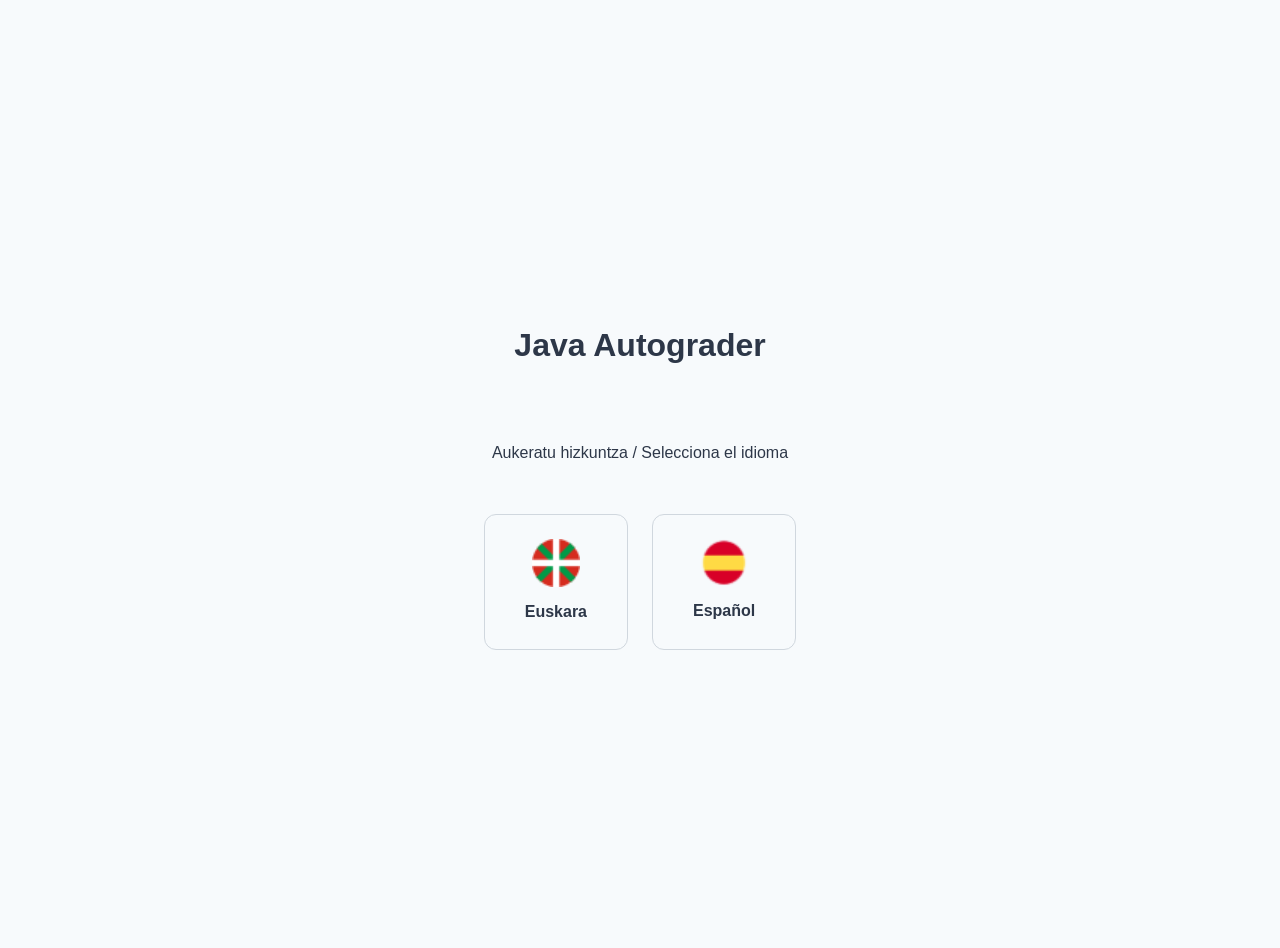
<file: index.html>
<!DOCTYPE html>
<html lang="eu">
<head>
  <meta charset="UTF-8">
  <meta name="viewport" content="width=device-width, initial-scale=1.0">
  <title>Java Autograder</title>
  <link rel="stylesheet" href="styles.css">
  <style>
    .lang-home {
      min-height: 100vh;
      display: flex;
      flex-direction: column;
      align-items: center;
      justify-content: center;
      gap: 2rem;
      text-align: center;
      padding: 1.5rem;
    }
    .lang-cards {
      display: flex;
      gap: 1.5rem;
      flex-wrap: wrap;
      justify-content: center;
    }
    .lang-card {
      display: flex;
      flex-direction: column;
      align-items: center;
      gap: 0.75rem;
      padding: 1.5rem 2.5rem;
      border: 1px solid #d0d7de;
      border-radius: 12px;
      text-decoration: none;
      color: inherit;
      font-weight: 600;
      transition: transform 0.15s ease, box-shadow 0.15s ease;
    }
    .lang-card:hover {
      transform: translateY(-3px);
      box-shadow: 0 6px 18px rgba(0, 0, 0, 0.08);
    }
    .lang-card img {
      width: 48px;
      height: auto;
      border-radius: 4px;
    }
  </style>
</head>
<body>
  <main class="lang-home">
    <h1>Java Autograder</h1>
    <p>Aukeratu hizkuntza / Selecciona el idioma</p>

    <div class="lang-cards">
      <a href="eus/index.html" class="lang-card">
        <img src="eus.png" alt="Euskara">
        <span>Euskara</span>
      </a>
      <a href="es/index.html" class="lang-card">
        <img src="es.png" alt="Español">
        <span>Español</span>
      </a>
    </div>
  </main>
</body>
</html>
</file>
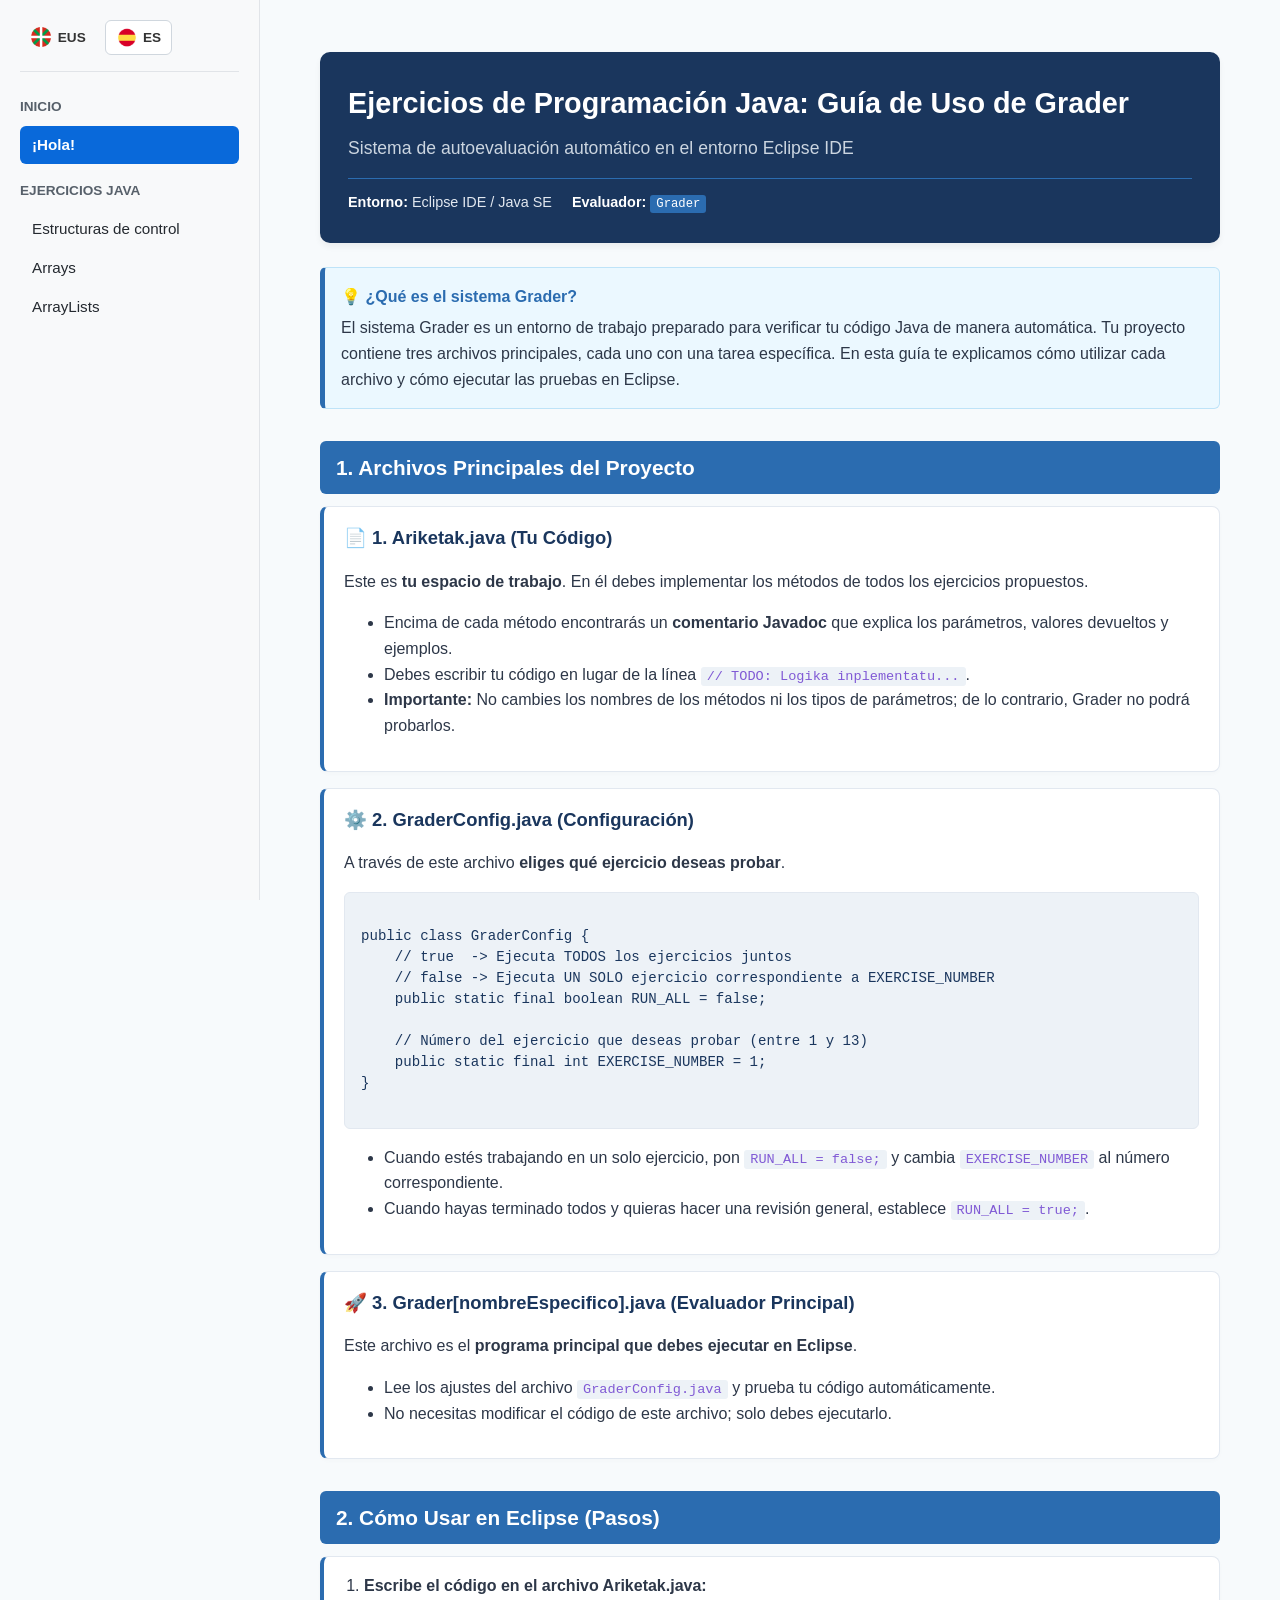
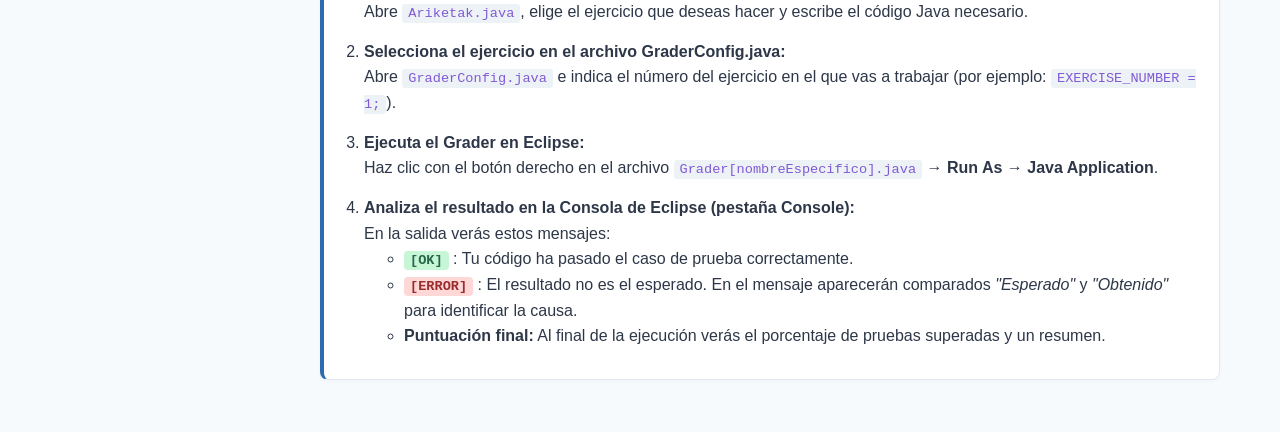
<file: es/index.html>
<!DOCTYPE html>
<html lang="es">
<head>
    <meta charset="UTF-8">
    <meta name="viewport" content="width=device-width, initial-scale=1.0">
    <title>Evaluador Automático Grader - Guía de Uso</title>
    <link rel="stylesheet" href="../styles.css">
    <script src="../layout.js" defer></script>
</head>
<body>

    <div class="container">
        <!-- HEADER -->
        <div class="header-container">
            <div class="header-title">Ejercicios de Programación Java: Guía de Uso de Grader</div>
            <div class="header-subtitle">Sistema de autoevaluación automático en el entorno Eclipse IDE</div>
            <div class="meta-info">
                <div><strong>Entorno:</strong> Eclipse IDE / Java SE</div>
                <div><strong>Evaluador:</strong> <span class="code-inline" style="color: #ffffff; background: #2b6cb0;">Grader</span></div>
            </div>
        </div>

        <!-- INTRO -->
        <div class="instructions-box">
            <div class="instructions-title">💡 ¿Qué es el sistema Grader?</div>
            El sistema Grader es un entorno de trabajo preparado para verificar tu código Java de manera automática. Tu proyecto contiene tres archivos principales, cada uno con una tarea específica. En esta guía te explicamos cómo utilizar cada archivo y cómo ejecutar las pruebas en Eclipse.
        </div>

        <!-- FITXATEGI NAGUSIAK -->
        <div class="section-header">1. Archivos Principales del Proyecto</div>

        <div class="card">
            <div class="card-title">📄 1. Ariketak.java (Tu Código)</div>
            <p>Este es <strong>tu espacio de trabajo</strong>. En él debes implementar los métodos de todos los ejercicios propuestos.</p>
            <ul>
                <li>Encima de cada método encontrarás un <strong>comentario Javadoc</strong> que explica los parámetros, valores devueltos y ejemplos.</li>
                <li>Debes escribir tu código en lugar de la línea <span class="code-inline">// TODO: Logika inplementatu...</span>.</li>
                <li><strong>Importante:</strong> No cambies los nombres de los métodos ni los tipos de parámetros; de lo contrario, Grader no podrá probarlos.</li>
            </ul>
        </div>

        <div class="card">
            <div class="card-title">⚙️ 2. GraderConfig.java (Configuración)</div>
            <p>A través de este archivo <strong>eliges qué ejercicio deseas probar</strong>.</p>
            <div class="code-block">
public class GraderConfig {
    // true  -> Ejecuta TODOS los ejercicios juntos
    // false -> Ejecuta UN SOLO ejercicio correspondiente a EXERCISE_NUMBER
    public static final boolean RUN_ALL = false;

    // Número del ejercicio que deseas probar (entre 1 y 13)
    public static final int EXERCISE_NUMBER = 1;
}
            </div>
            <ul>
                <li>Cuando estés trabajando en un solo ejercicio, pon <span class="code-inline">RUN_ALL = false;</span> y cambia <span class="code-inline">EXERCISE_NUMBER</span> al número correspondiente.</li>
                <li>Cuando hayas terminado todos y quieras hacer una revisión general, establece <span class="code-inline">RUN_ALL = true;</span>.</li>
            </ul>
        </div>

        <div class="card">
            <div class="card-title">🚀 3. Grader[nombreEspecifico].java (Evaluador Principal)</div>
            <p>Este archivo es el <strong>programa principal que debes ejecutar en Eclipse</strong>.</p>
            <ul>
                <li>Lee los ajustes del archivo <span class="code-inline">GraderConfig.java</span> y prueba tu código automáticamente.</li>
                <li>No necesitas modificar el código de este archivo; solo debes ejecutarlo.</li>
            </ul>
        </div>

        <!-- PASOS -->
        <div class="section-header">2. Cómo Usar en Eclipse (Pasos)</div>

        <div class="card">
            <ol class="steps-list">
                <li>
                    <strong>Escribe el código en el archivo Ariketak.java:</strong><br>
                    Abre <span class="code-inline">Ariketak.java</span>, elige el ejercicio que deseas hacer y escribe el código Java necesario.
                </li>
                <li>
                    <strong>Selecciona el ejercicio en el archivo GraderConfig.java:</strong><br>
                    Abre <span class="code-inline">GraderConfig.java</span> e indica el número del ejercicio en el que vas a trabajar (por ejemplo: <span class="code-inline">EXERCISE_NUMBER = 1;</span>).
                </li>
                <li>
                    <strong>Ejecuta el Grader en Eclipse:</strong><br>
                    Haz clic con el botón derecho en el archivo <span class="code-inline">Grader[nombreEspecifico].java</span> &rarr; <strong>Run As</strong> &rarr; <strong>Java Application</strong>.
                </li>
                <li>
                    <strong>Analiza el resultado en la Consola de Eclipse (pestaña Console):</strong><br>
                    En la salida verás estos mensajes:
                    <ul>
                        <li><span class="badge-ok">[OK]</span> : Tu código ha pasado el caso de prueba correctamente.</li>
                        <li><span class="badge-error">[ERROR]</span> : El resultado no es el esperado. En el mensaje aparecerán comparados <em>"Esperado"</em> y <em>"Obtenido"</em> para identificar la causa.</li>
                        <li><strong>Puntuación final:</strong> Al final de la ejecución verás el porcentaje de pruebas superadas y un resumen.</li>
                    </ul>
                </li>
            </ol>
        </div>

    </div>

</body>
</html>
</file>
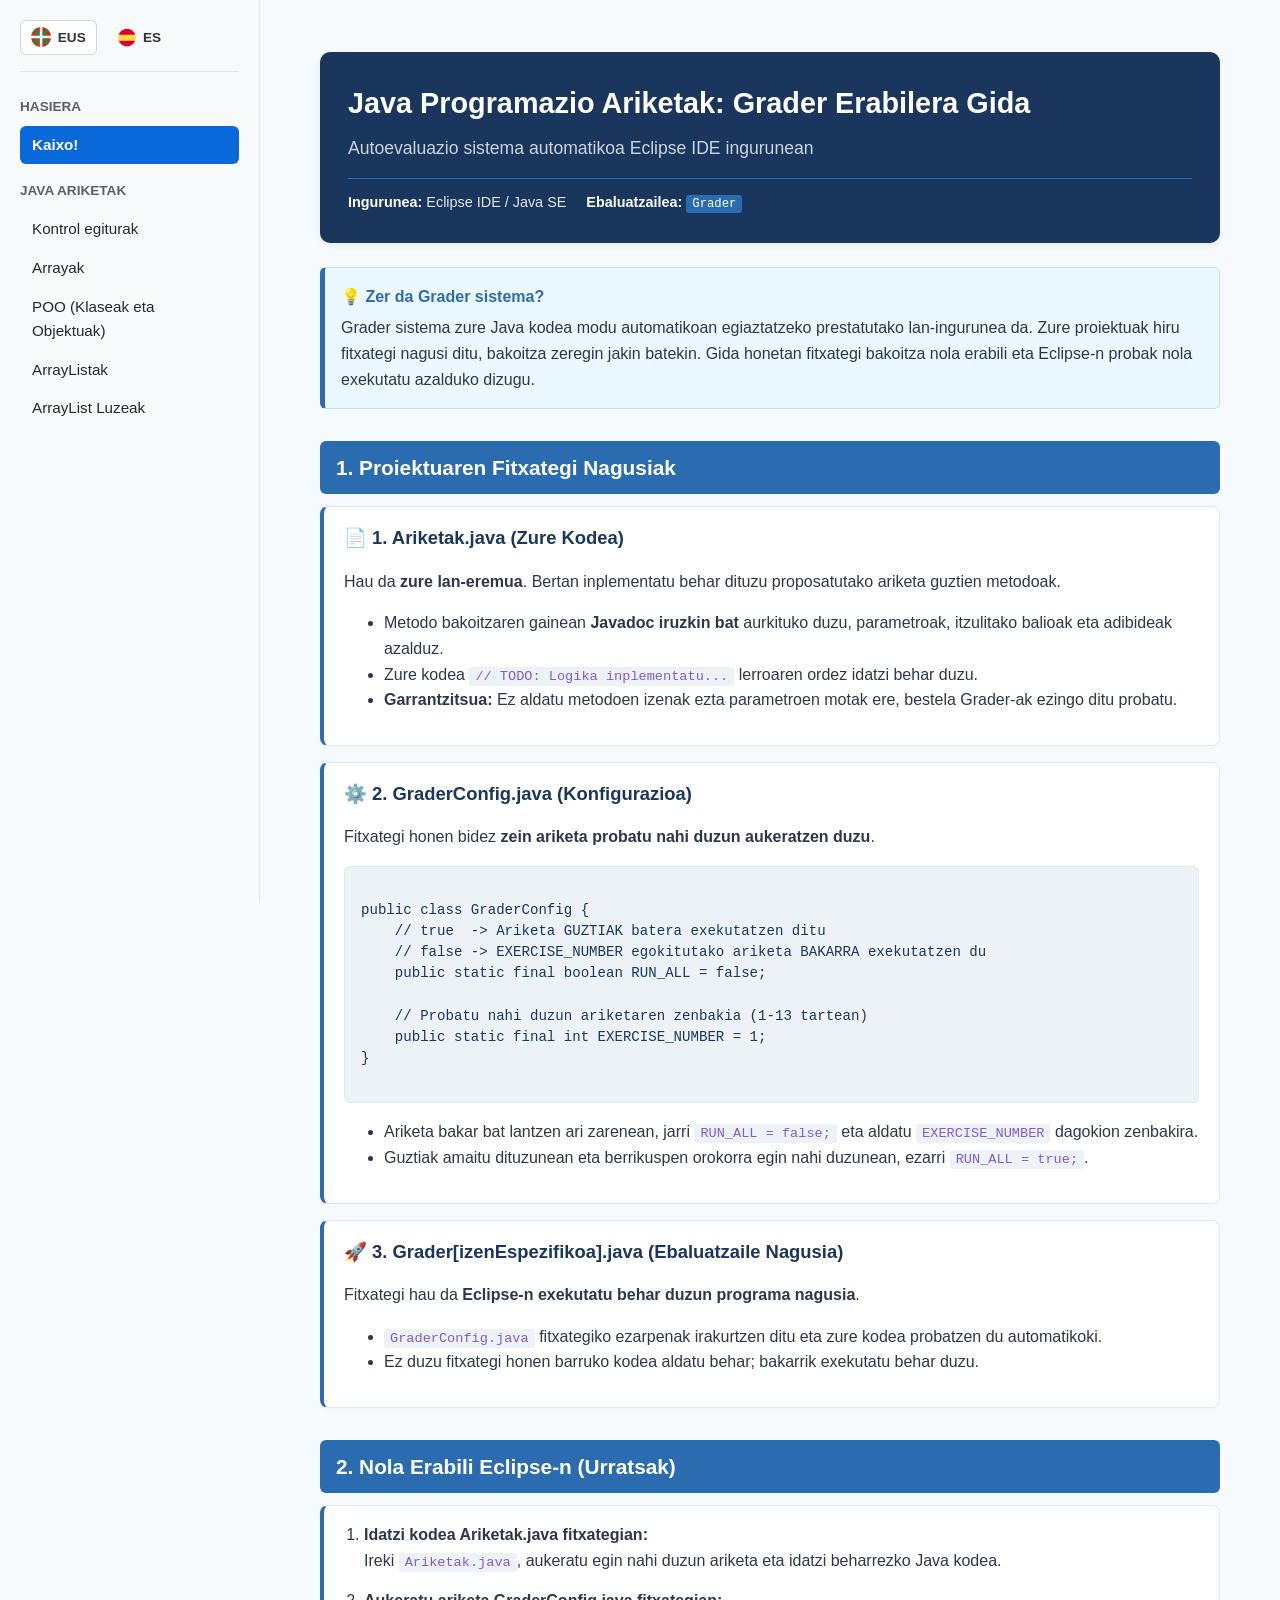
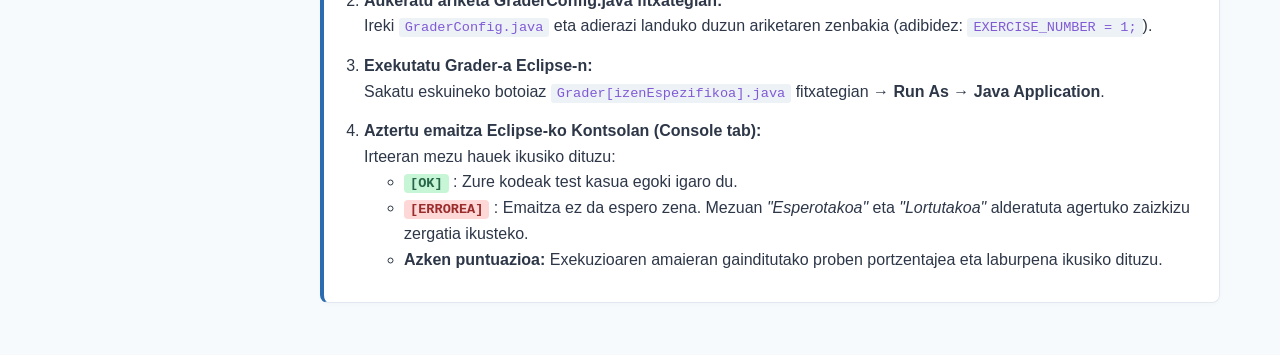
<file: eus/index.html>
<!DOCTYPE html>
<html lang="eu">
<head>
    <meta charset="UTF-8">
    <meta name="viewport" content="width=device-width, initial-scale=1.0">
    <title>Grader Ebaluatzaile Automatikoa - Erabilera Gida</title>
    <link rel="stylesheet" href="../styles.css">
    <script src="../layout.js" defer></script>
</head>
<body>

    <div class="container">
        <!-- HEADER -->
        <div class="header-container">
            <div class="header-title">Java Programazio Ariketak: Grader Erabilera Gida</div>
            <div class="header-subtitle">Autoevaluazio sistema automatikoa Eclipse IDE ingurunean</div>
            <div class="meta-info">
                <div><strong>Ingurunea:</strong> Eclipse IDE / Java SE</div>
                <div><strong>Ebaluatzailea:</strong> <span class="code-inline" style="color: #ffffff; background: #2b6cb0;">Grader</span></div>
            </div>
        </div>

        <!-- INTRO -->
        <div class="instructions-box">
            <div class="instructions-title">💡 Zer da Grader sistema?</div>
            Grader sistema zure Java kodea modu automatikoan egiaztatzeko prestatutako lan-ingurunea da. Zure proiektuak hiru fitxategi nagusi ditu, bakoitza zeregin jakin batekin. Gida honetan fitxategi bakoitza nola erabili eta Eclipse-n probak nola exekutatu azalduko dizugu.
        </div>

        <!-- FITXATEGI NAGUSIAK -->
        <div class="section-header">1. Proiektuaren Fitxategi Nagusiak</div>

        <div class="card">
            <div class="card-title">📄 1. Ariketak.java (Zure Kodea)</div>
            <p>Hau da <strong>zure lan-eremua</strong>. Bertan inplementatu behar dituzu proposatutako ariketa guztien metodoak.</p>
            <ul>
                <li>Metodo bakoitzaren gainean <strong>Javadoc iruzkin bat</strong> aurkituko duzu, parametroak, itzulitako balioak eta adibideak azalduz.</li>
                <li>Zure kodea <span class="code-inline">// TODO: Logika inplementatu...</span> lerroaren ordez idatzi behar duzu.</li>
                <li><strong>Garrantzitsua:</strong> Ez aldatu metodoen izenak ezta parametroen motak ere, bestela Grader-ak ezingo ditu probatu.</li>
            </ul>
        </div>

        <div class="card">
            <div class="card-title">⚙️ 2. GraderConfig.java (Konfigurazioa)</div>
            <p>Fitxategi honen bidez <strong>zein ariketa probatu nahi duzun aukeratzen duzu</strong>.</p>
            <div class="code-block">
public class GraderConfig {
    // true  -> Ariketa GUZTIAK batera exekutatzen ditu
    // false -> EXERCISE_NUMBER egokitutako ariketa BAKARRA exekutatzen du
    public static final boolean RUN_ALL = false;

    // Probatu nahi duzun ariketaren zenbakia (1-13 tartean)
    public static final int EXERCISE_NUMBER = 1;
}
            </div>
            <ul>
                <li>Ariketa bakar bat lantzen ari zarenean, jarri <span class="code-inline">RUN_ALL = false;</span> eta aldatu <span class="code-inline">EXERCISE_NUMBER</span> dagokion zenbakira.</li>
                <li>Guztiak amaitu dituzunean eta berrikuspen orokorra egin nahi duzunean, ezarri <span class="code-inline">RUN_ALL = true;</span>.</li>
            </ul>
        </div>

        <div class="card">
            <div class="card-title">🚀 3. Grader[izenEspezifikoa].java (Ebaluatzaile Nagusia)</div>
            <p>Fitxategi hau da <strong>Eclipse-n exekutatu behar duzun programa nagusia</strong>.</p>
            <ul>
                <li><span class="code-inline">GraderConfig.java</span> fitxategiko ezarpenak irakurtzen ditu eta zure kodea probatzen du automatikoki.</li>
                <li>Ez duzu fitxategi honen barruko kodea aldatu behar; bakarrik exekutatu behar duzu.</li>
            </ul>
        </div>

        <!-- URRATSAK -->
        <div class="section-header">2. Nola Erabili Eclipse-n (Urratsak)</div>

        <div class="card">
            <ol class="steps-list">
                <li>
                    <strong>Idatzi kodea Ariketak.java fitxategian:</strong><br>
                    Ireki <span class="code-inline">Ariketak.java</span>, aukeratu egin nahi duzun ariketa eta idatzi beharrezko Java kodea.
                </li>
                <li>
                    <strong>Aukeratu ariketa GraderConfig.java fitxategian:</strong><br>
                    Ireki <span class="code-inline">GraderConfig.java</span> eta adierazi landuko duzun ariketaren zenbakia (adibidez: <span class="code-inline">EXERCISE_NUMBER = 1;</span>).
                </li>
                <li>
                    <strong>Exekutatu Grader-a Eclipse-n:</strong><br>
                    Sakatu eskuineko botoiaz <span class="code-inline">Grader[izenEspezifikoa].java</span> fitxategian &rarr; <strong>Run As</strong> &rarr; <strong>Java Application</strong>.
                </li>
                <li>
                    <strong>Aztertu emaitza Eclipse-ko Kontsolan (Console tab):</strong><br>
                    Irteeran mezu hauek ikusiko dituzu:
                    <ul>
                        <li><span class="badge-ok">[OK]</span> : Zure kodeak test kasua egoki igaro du.</li>
                        <li><span class="badge-error">[ERROREA]</span> : Emaitza ez da espero zena. Mezuan <em>"Esperotakoa"</em> eta <em>"Lortutakoa"</em> alderatuta agertuko zaizkizu zergatia ikusteko.</li>
                        <li><strong>Azken puntuazioa:</strong> Exekuzioaren amaieran gainditutako proben portzentajea eta laburpena ikusiko dituzu.</li>
                    </ul>
                </li>
            </ol>
        </div>

    </div>

</body>
</html>
</file>
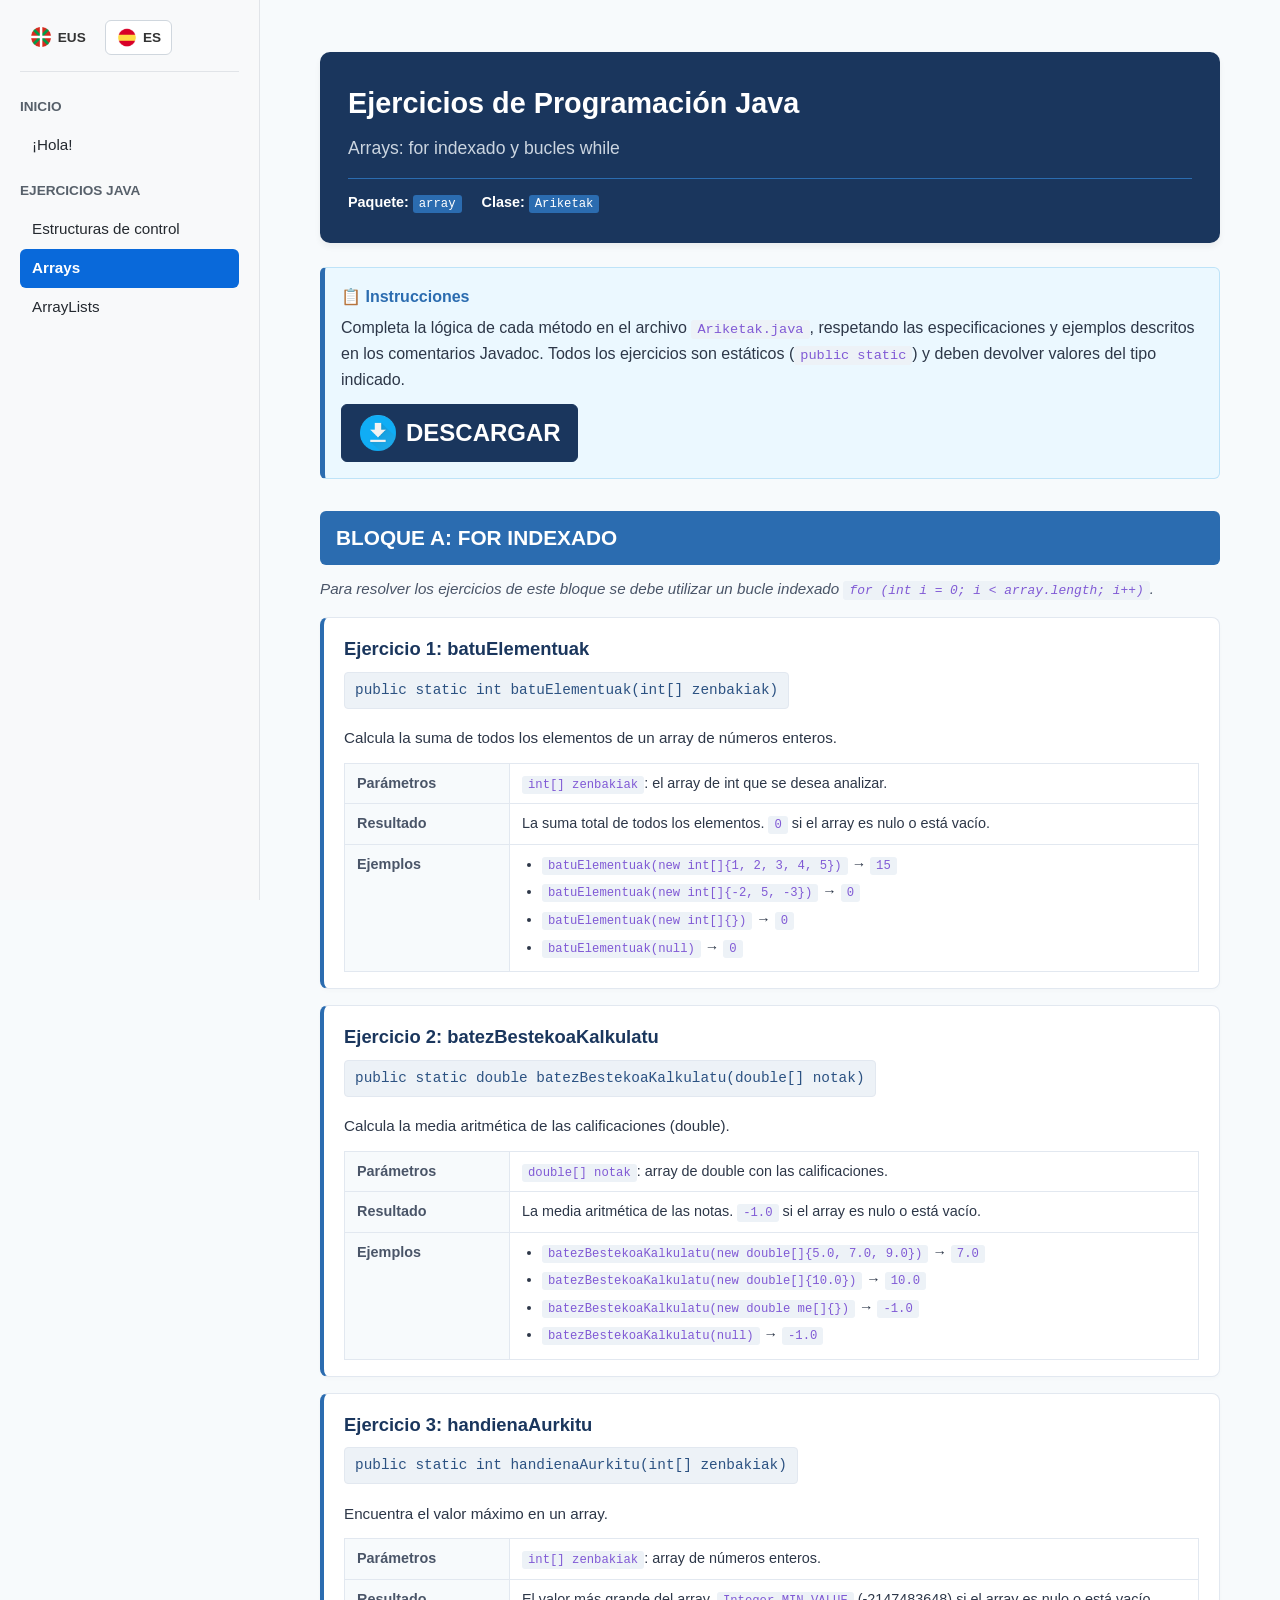
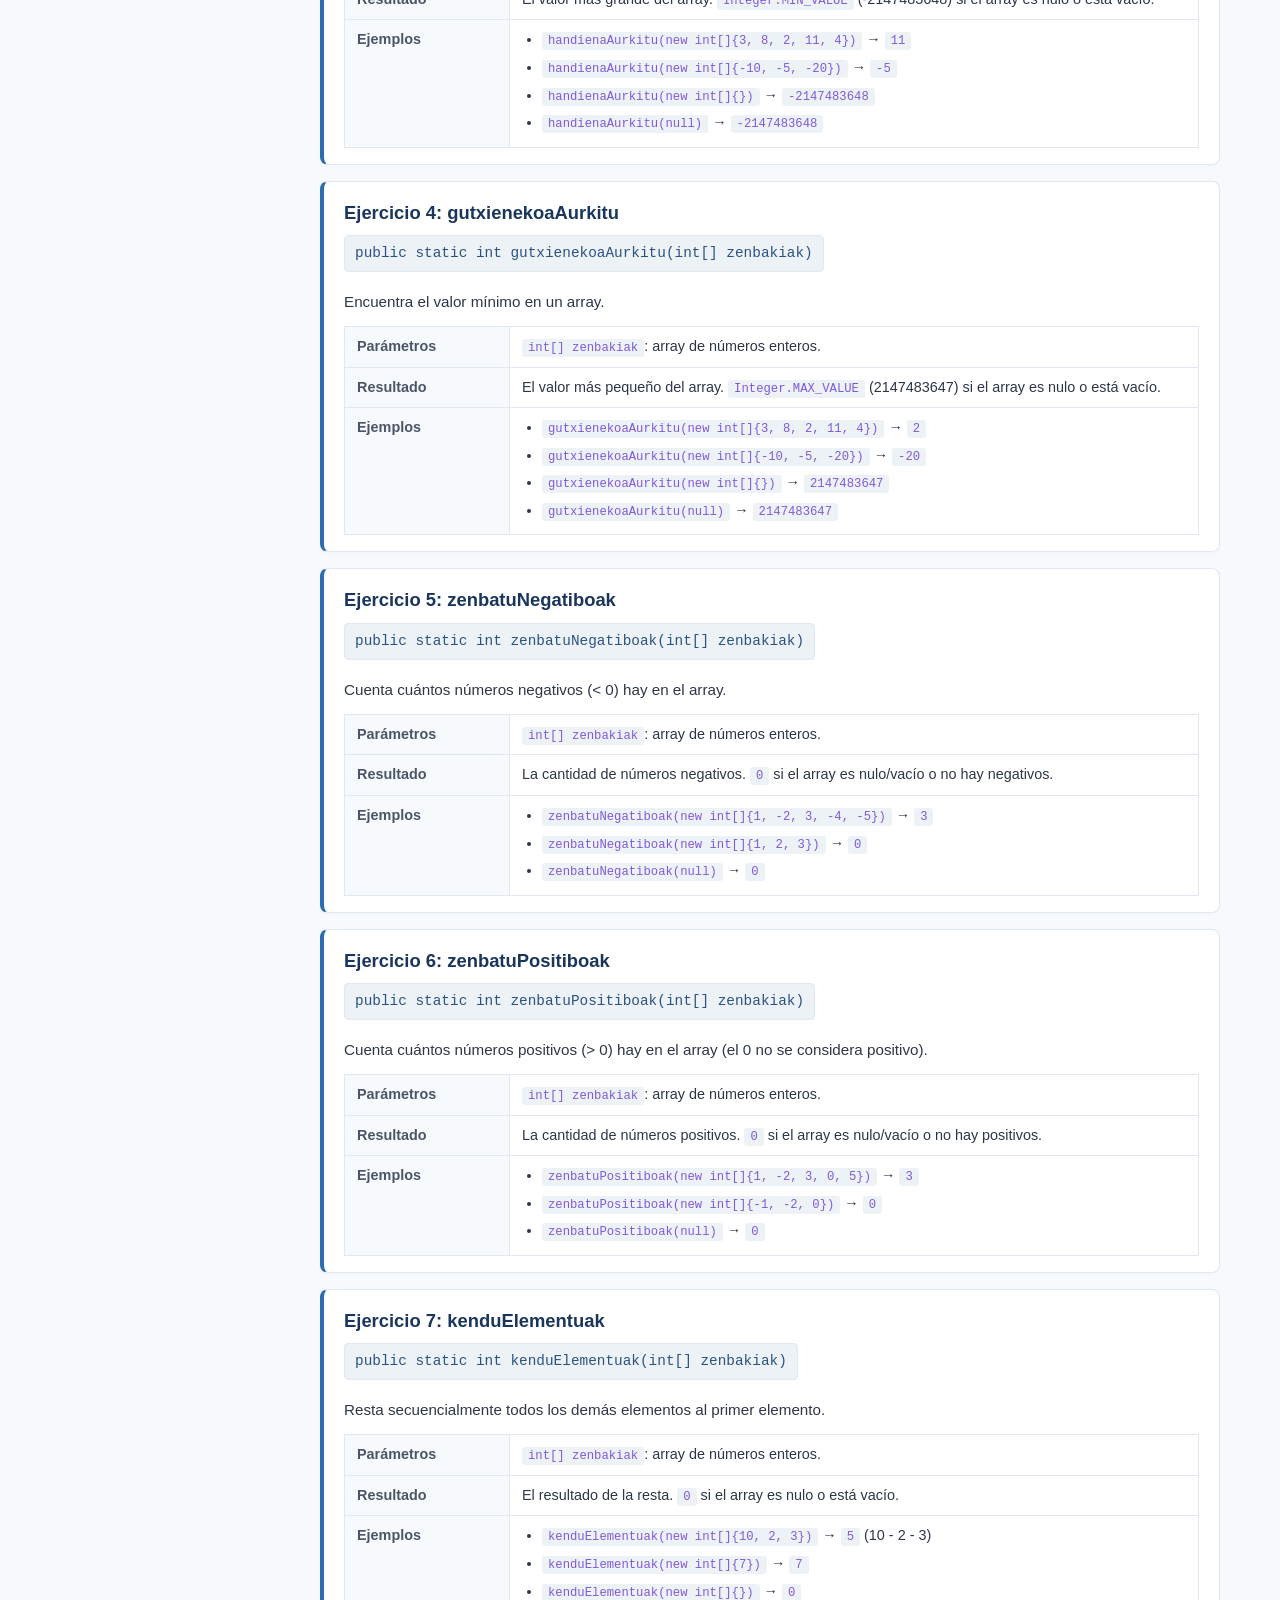
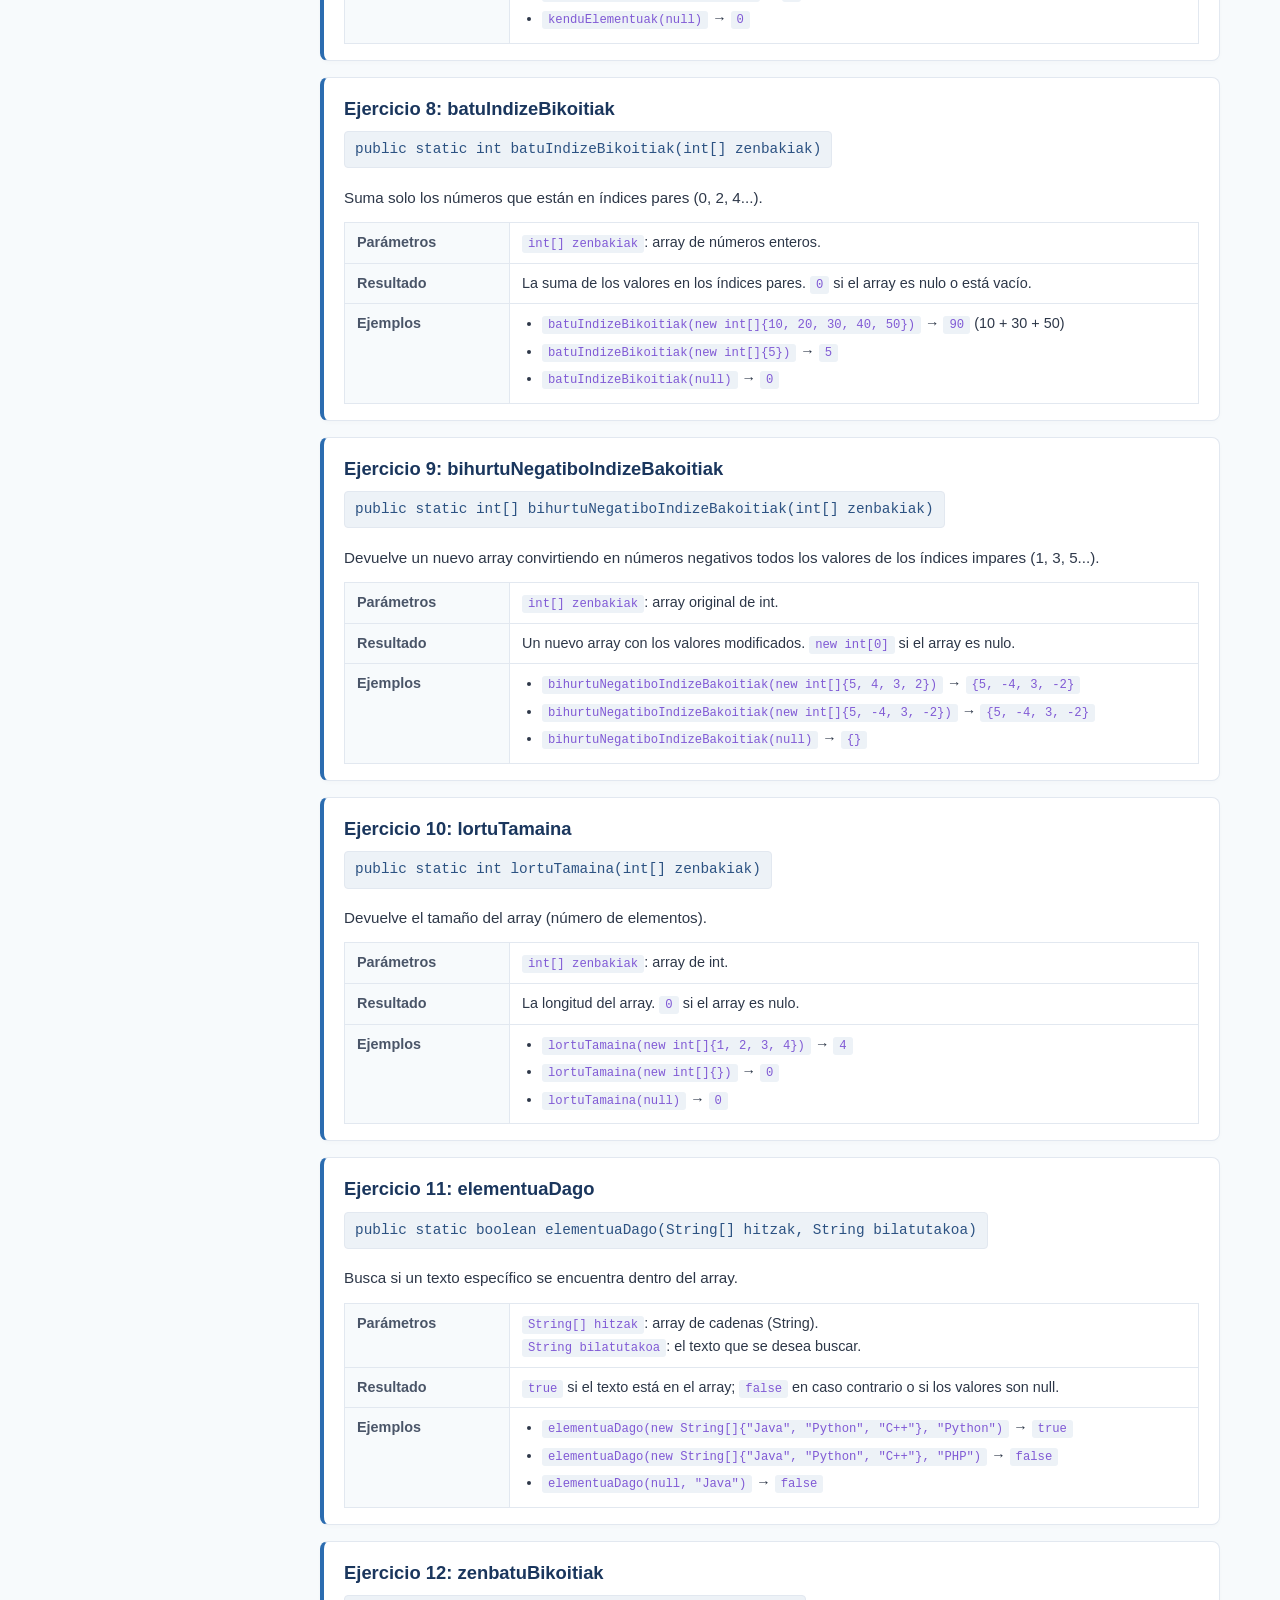
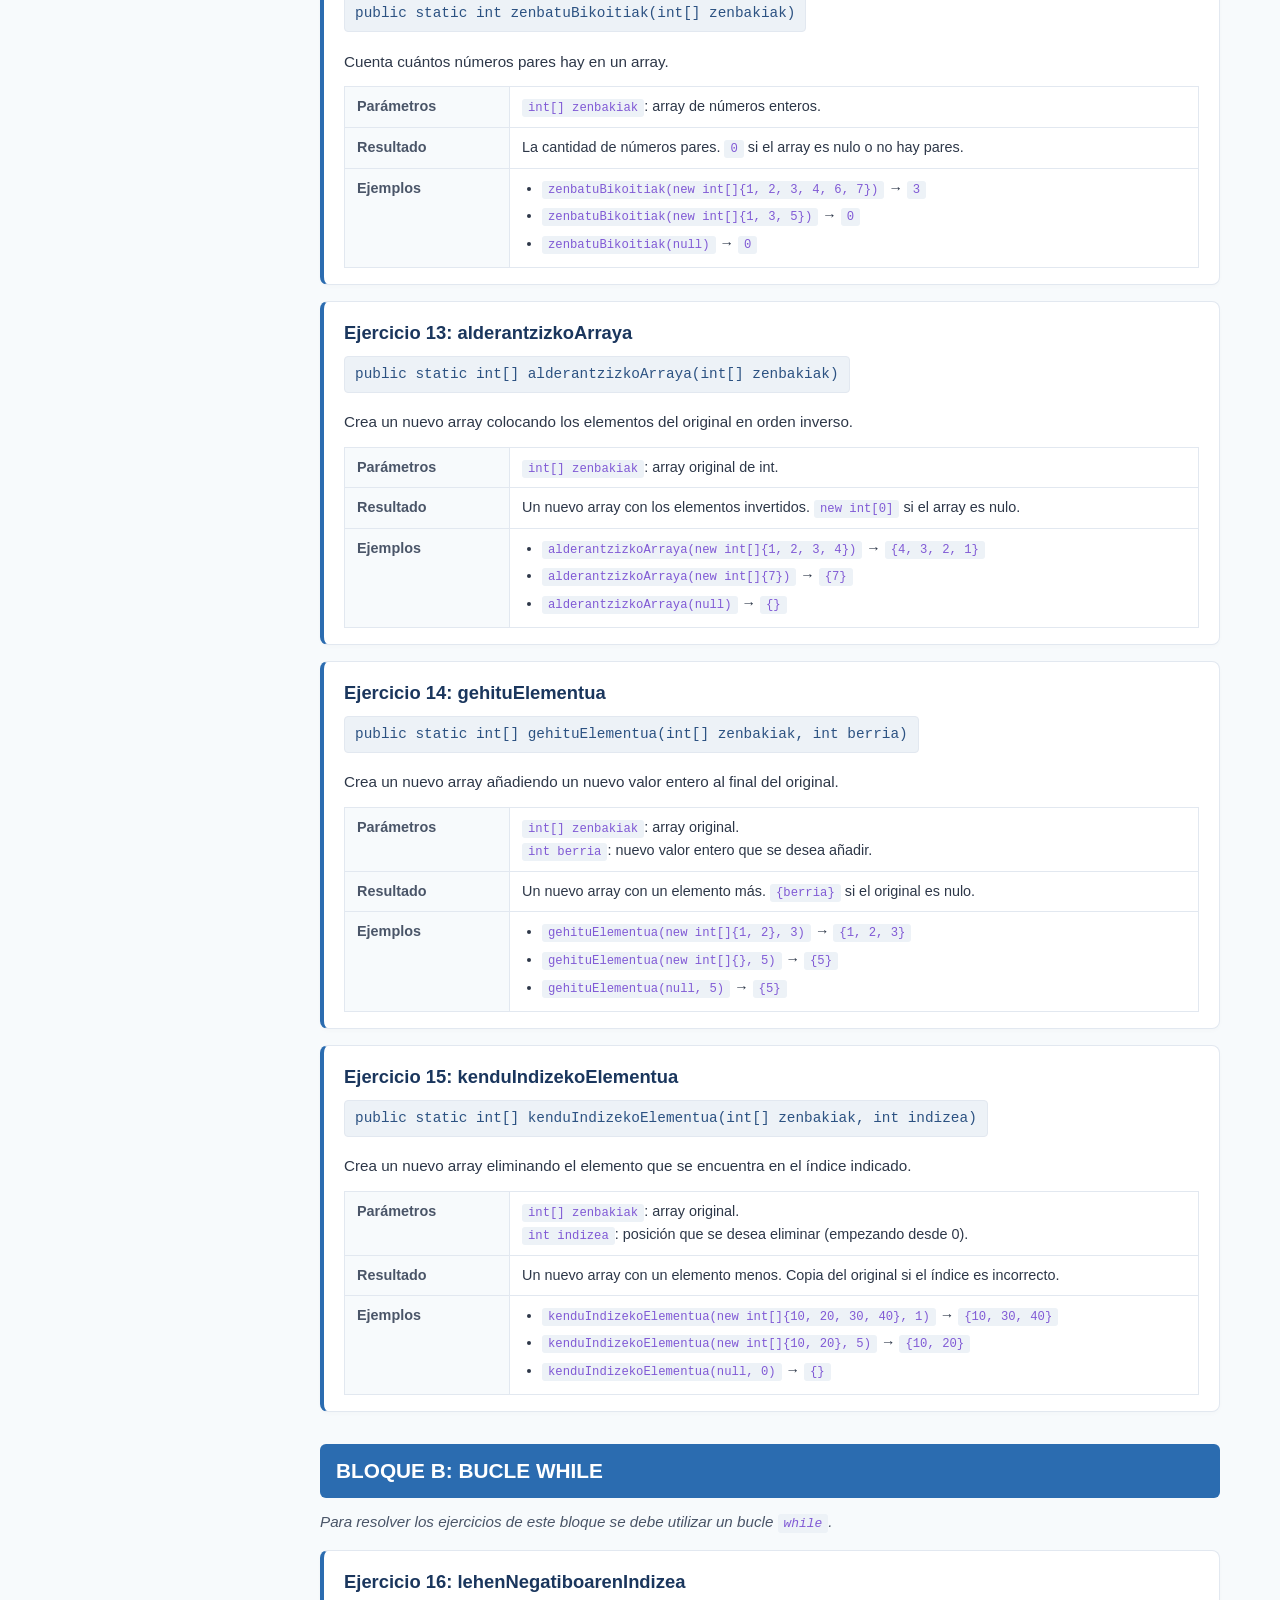
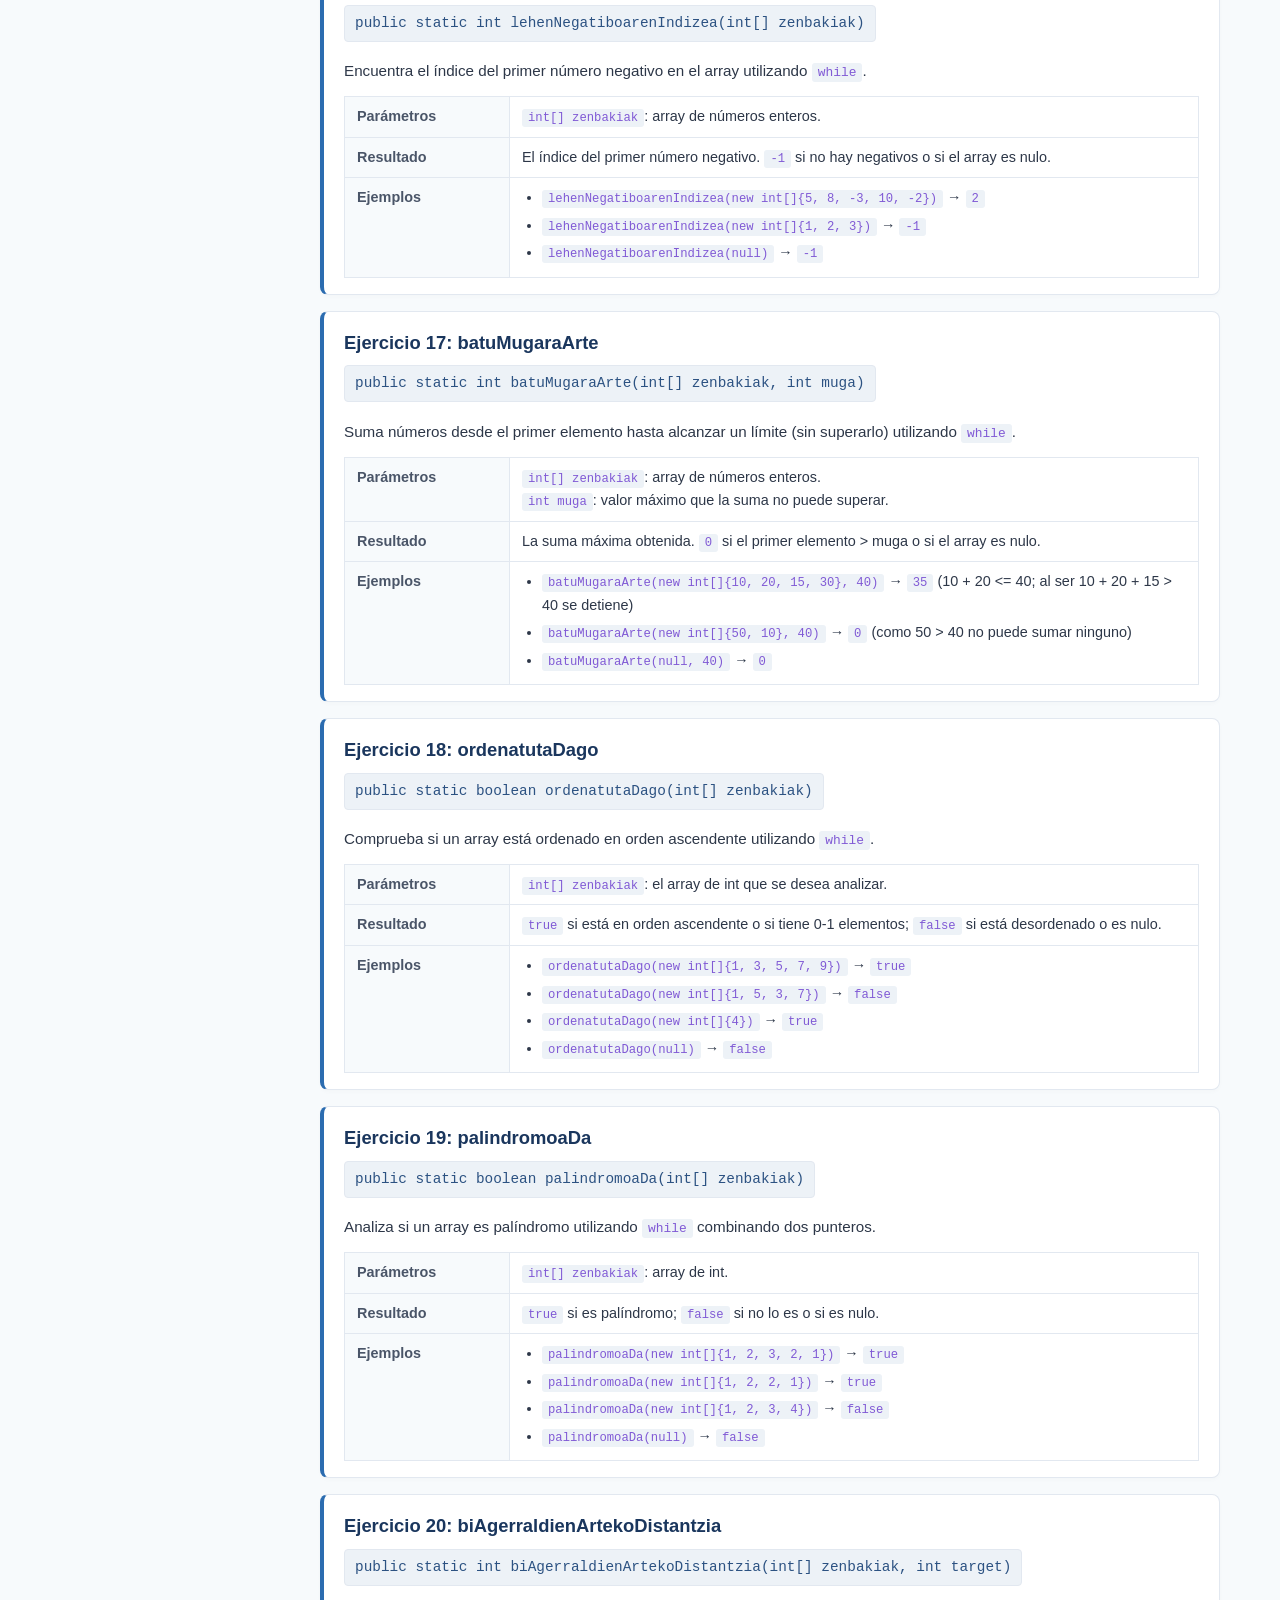
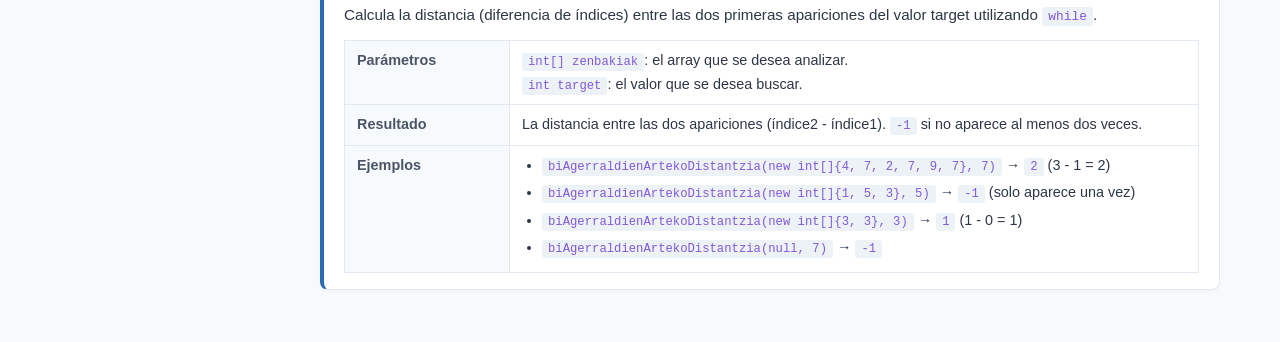
<file: es/array.html>
<!DOCTYPE html>
<html lang="es">
<head>
    <meta charset="UTF-8">
    <meta name="viewport" content="width=device-width, initial-scale=1.0">
    <title>Ejercicios de Programación Java - Arrays</title>
    <link rel="stylesheet" href="../styles.css">
    <script src="../layout.js" defer></script>
</head>
<body>

    <div class="container">
        <div class="header-container">
            <div class="header-title">Ejercicios de Programación Java</div>
            <div class="header-subtitle">Arrays: for indexado y bucles while</div>
            <div class="meta-info">
                <div><strong>Paquete:</strong> <span class="code-inline" style="color: #ffffff; background: #2b6cb0;">array</span></div>
                <div><strong>Clase:</strong> <span class="code-inline" style="color: #ffffff; background: #2b6cb0;">Ariketak</span></div>
            </div>
        </div>

        <div class="instructions-box">
            <div class="instructions-title">📋 Instrucciones</div>
            Completa la lógica de cada método en el archivo <span class="code-inline">Ariketak.java</span>, respetando las especificaciones y ejemplos descritos en los comentarios Javadoc. Todos los ejercicios son estáticos (<span class="code-inline">public static</span>) y deben devolver valores del tipo indicado.
            <div class="download-area"><a href="zips/array.zip" class="download-btn" download> DESCARGAR </a></div>
        </div>

        <!-- BLOQUE A -->
        <div class="section-header">BLOQUE A: FOR INDEXADO</div>
        <div class="section-desc">Para resolver los ejercicios de este bloque se debe utilizar un bucle indexado <span class="code-inline">for (int i = 0; i &lt; array.length; i++)</span>.</div>

        <!-- Ejercicio 1 -->
        <div class="exercise-card">
            <div class="exercise-header">Ejercicio 1: batuElementuak</div>
            <div class="exercise-signature">public static int batuElementuak(int[] zenbakiak)</div>
            <div class="exercise-description">Calcula la suma de todos los elementos de un array de números enteros.</div>
            <table class="details-table">
                <tr>
                    <th>Parámetros</th>
                    <td><span class="code-inline">int[] zenbakiak</span>: el array de int que se desea analizar.</td>
                </tr>
                <tr>
                    <th>Resultado</th>
                    <td>La suma total de todos los elementos. <span class="code-inline">0</span> si el array es nulo o está vacío.</td>
                </tr>
                <tr>
                    <th>Ejemplos</th>
                    <td>
                        <ul>
                            <li><span class="code-inline">batuElementuak(new int[]{1, 2, 3, 4, 5})</span> &rarr; <span class="code-inline">15</span></li>
                            <li><span class="code-inline">batuElementuak(new int[]{-2, 5, -3})</span> &rarr; <span class="code-inline">0</span></li>
                            <li><span class="code-inline">batuElementuak(new int[]{})</span> &rarr; <span class="code-inline">0</span></li>
                            <li><span class="code-inline">batuElementuak(null)</span> &rarr; <span class="code-inline">0</span></li>
                        </ul>
                    </td>
                </tr>
            </table>
        </div>

        <!-- Ejercicio 2 -->
        <div class="exercise-card">
            <div class="exercise-header">Ejercicio 2: batezBestekoaKalkulatu</div>
            <div class="exercise-signature">public static double batezBestekoaKalkulatu(double[] notak)</div>
            <div class="exercise-description">Calcula la media aritmética de las calificaciones (double).</div>
            <table class="details-table">
                <tr>
                    <th>Parámetros</th>
                    <td><span class="code-inline">double[] notak</span>: array de double con las calificaciones.</td>
                </tr>
                <tr>
                    <th>Resultado</th>
                    <td>La media aritmética de las notas. <span class="code-inline">-1.0</span> si el array es nulo o está vacío.</td>
                </tr>
                <tr>
                    <th>Ejemplos</th>
                    <td>
                        <ul>
                            <li><span class="code-inline">batezBestekoaKalkulatu(new double[]{5.0, 7.0, 9.0})</span> &rarr; <span class="code-inline">7.0</span></li>
                            <li><span class="code-inline">batezBestekoaKalkulatu(new double[]{10.0})</span> &rarr; <span class="code-inline">10.0</span></li>
                            <li><span class="code-inline">batezBestekoaKalkulatu(new double me[]{})</span> &rarr; <span class="code-inline">-1.0</span></li>
                            <li><span class="code-inline">batezBestekoaKalkulatu(null)</span> &rarr; <span class="code-inline">-1.0</span></li>
                        </ul>
                    </td>
                </tr>
            </table>
        </div>

        <!-- Ejercicio 3 -->
        <div class="exercise-card">
            <div class="exercise-header">Ejercicio 3: handienaAurkitu</div>
            <div class="exercise-signature">public static int handienaAurkitu(int[] zenbakiak)</div>
            <div class="exercise-description">Encuentra el valor máximo en un array.</div>
            <table class="details-table">
                <tr>
                    <th>Parámetros</th>
                    <td><span class="code-inline">int[] zenbakiak</span>: array de números enteros.</td>
                </tr>
                <tr>
                    <th>Resultado</th>
                    <td>El valor más grande del array. <span class="code-inline">Integer.MIN_VALUE</span> (-2147483648) si el array es nulo o está vacío.</td>
                </tr>
                <tr>
                    <th>Ejemplos</th>
                    <td>
                        <ul>
                            <li><span class="code-inline">handienaAurkitu(new int[]{3, 8, 2, 11, 4})</span> &rarr; <span class="code-inline">11</span></li>
                            <li><span class="code-inline">handienaAurkitu(new int[]{-10, -5, -20})</span> &rarr; <span class="code-inline">-5</span></li>
                            <li><span class="code-inline">handienaAurkitu(new int[]{})</span> &rarr; <span class="code-inline">-2147483648</span></li>
                            <li><span class="code-inline">handienaAurkitu(null)</span> &rarr; <span class="code-inline">-2147483648</span></li>
                        </ul>
                    </td>
                </tr>
            </table>
        </div>

        <!-- Ejercicio 4 -->
        <div class="exercise-card">
            <div class="exercise-header">Ejercicio 4: gutxienekoaAurkitu</div>
            <div class="exercise-signature">public static int gutxienekoaAurkitu(int[] zenbakiak)</div>
            <div class="exercise-description">Encuentra el valor mínimo en un array.</div>
            <table class="details-table">
                <tr>
                    <th>Parámetros</th>
                    <td><span class="code-inline">int[] zenbakiak</span>: array de números enteros.</td>
                </tr>
                <tr>
                    <th>Resultado</th>
                    <td>El valor más pequeño del array. <span class="code-inline">Integer.MAX_VALUE</span> (2147483647) si el array es nulo o está vacío.</td>
                </tr>
                <tr>
                    <th>Ejemplos</th>
                    <td>
                        <ul>
                            <li><span class="code-inline">gutxienekoaAurkitu(new int[]{3, 8, 2, 11, 4})</span> &rarr; <span class="code-inline">2</span></li>
                            <li><span class="code-inline">gutxienekoaAurkitu(new int[]{-10, -5, -20})</span> &rarr; <span class="code-inline">-20</span></li>
                            <li><span class="code-inline">gutxienekoaAurkitu(new int[]{})</span> &rarr; <span class="code-inline">2147483647</span></li>
                            <li><span class="code-inline">gutxienekoaAurkitu(null)</span> &rarr; <span class="code-inline">2147483647</span></li>
                        </ul>
                    </td>
                </tr>
            </table>
        </div>

        <!-- Ejercicio 5 -->
        <div class="exercise-card">
            <div class="exercise-header">Ejercicio 5: zenbatuNegatiboak</div>
            <div class="exercise-signature">public static int zenbatuNegatiboak(int[] zenbakiak)</div>
            <div class="exercise-description">Cuenta cuántos números negativos (&lt; 0) hay en el array.</div>
            <table class="details-table">
                <tr>
                    <th>Parámetros</th>
                    <td><span class="code-inline">int[] zenbakiak</span>: array de números enteros.</td>
                </tr>
                <tr>
                    <th>Resultado</th>
                    <td>La cantidad de números negativos. <span class="code-inline">0</span> si el array es nulo/vacío o no hay negativos.</td>
                </tr>
                <tr>
                    <th>Ejemplos</th>
                    <td>
                        <ul>
                            <li><span class="code-inline">zenbatuNegatiboak(new int[]{1, -2, 3, -4, -5})</span> &rarr; <span class="code-inline">3</span></li>
                            <li><span class="code-inline">zenbatuNegatiboak(new int[]{1, 2, 3})</span> &rarr; <span class="code-inline">0</span></li>
                            <li><span class="code-inline">zenbatuNegatiboak(null)</span> &rarr; <span class="code-inline">0</span></li>
                        </ul>
                    </td>
                </tr>
            </table>
        </div>

        <!-- Ejercicio 6 -->
        <div class="exercise-card">
            <div class="exercise-header">Ejercicio 6: zenbatuPositiboak</div>
            <div class="exercise-signature">public static int zenbatuPositiboak(int[] zenbakiak)</div>
            <div class="exercise-description">Cuenta cuántos números positivos (&gt; 0) hay en el array (el 0 no se considera positivo).</div>
            <table class="details-table">
                <tr>
                    <th>Parámetros</th>
                    <td><span class="code-inline">int[] zenbakiak</span>: array de números enteros.</td>
                </tr>
                <tr>
                    <th>Resultado</th>
                    <td>La cantidad de números positivos. <span class="code-inline">0</span> si el array es nulo/vacío o no hay positivos.</td>
                </tr>
                <tr>
                    <th>Ejemplos</th>
                    <td>
                        <ul>
                            <li><span class="code-inline">zenbatuPositiboak(new int[]{1, -2, 3, 0, 5})</span> &rarr; <span class="code-inline">3</span></li>
                            <li><span class="code-inline">zenbatuPositiboak(new int[]{-1, -2, 0})</span> &rarr; <span class="code-inline">0</span></li>
                            <li><span class="code-inline">zenbatuPositiboak(null)</span> &rarr; <span class="code-inline">0</span></li>
                        </ul>
                    </td>
                </tr>
            </table>
        </div>

        <!-- Ejercicio 7 -->
        <div class="exercise-card">
            <div class="exercise-header">Ejercicio 7: kenduElementuak</div>
            <div class="exercise-signature">public static int kenduElementuak(int[] zenbakiak)</div>
            <div class="exercise-description">Resta secuencialmente todos los demás elementos al primer elemento.</div>
            <table class="details-table">
                <tr>
                    <th>Parámetros</th>
                    <td><span class="code-inline">int[] zenbakiak</span>: array de números enteros.</td>
                </tr>
                <tr>
                    <th>Resultado</th>
                    <td>El resultado de la resta. <span class="code-inline">0</span> si el array es nulo o está vacío.</td>
                </tr>
                <tr>
                    <th>Ejemplos</th>
                    <td>
                        <ul>
                            <li><span class="code-inline">kenduElementuak(new int[]{10, 2, 3})</span> &rarr; <span class="code-inline">5</span> (10 - 2 - 3)</li>
                            <li><span class="code-inline">kenduElementuak(new int[]{7})</span> &rarr; <span class="code-inline">7</span></li>
                            <li><span class="code-inline">kenduElementuak(new int[]{})</span> &rarr; <span class="code-inline">0</span></li>
                            <li><span class="code-inline">kenduElementuak(null)</span> &rarr; <span class="code-inline">0</span></li>
                        </ul>
                    </td>
                </tr>
            </table>
        </div>

        <!-- Ejercicio 8 -->
        <div class="exercise-card">
            <div class="exercise-header">Ejercicio 8: batuIndizeBikoitiak</div>
            <div class="exercise-signature">public static int batuIndizeBikoitiak(int[] zenbakiak)</div>
            <div class="exercise-description">Suma solo los números que están en índices pares (0, 2, 4...).</div>
            <table class="details-table">
                <tr>
                    <th>Parámetros</th>
                    <td><span class="code-inline">int[] zenbakiak</span>: array de números enteros.</td>
                </tr>
                <tr>
                    <th>Resultado</th>
                    <td>La suma de los valores en los índices pares. <span class="code-inline">0</span> si el array es nulo o está vacío.</td>
                </tr>
                <tr>
                    <th>Ejemplos</th>
                    <td>
                        <ul>
                            <li><span class="code-inline">batuIndizeBikoitiak(new int[]{10, 20, 30, 40, 50})</span> &rarr; <span class="code-inline">90</span> (10 + 30 + 50)</li>
                            <li><span class="code-inline">batuIndizeBikoitiak(new int[]{5})</span> &rarr; <span class="code-inline">5</span></li>
                            <li><span class="code-inline">batuIndizeBikoitiak(null)</span> &rarr; <span class="code-inline">0</span></li>
                        </ul>
                    </td>
                </tr>
            </table>
        </div>

        <!-- Ejercicio 9 -->
        <div class="exercise-card">
            <div class="exercise-header">Ejercicio 9: bihurtuNegatiboIndizeBakoitiak</div>
            <div class="exercise-signature">public static int[] bihurtuNegatiboIndizeBakoitiak(int[] zenbakiak)</div>
            <div class="exercise-description">Devuelve un nuevo array convirtiendo en números negativos todos los valores de los índices impares (1, 3, 5...).</div>
            <table class="details-table">
                <tr>
                    <th>Parámetros</th>
                    <td><span class="code-inline">int[] zenbakiak</span>: array original de int.</td>
                </tr>
                <tr>
                    <th>Resultado</th>
                    <td>Un nuevo array con los valores modificados. <span class="code-inline">new int[0]</span> si el array es nulo.</td>
                </tr>
                <tr>
                    <th>Ejemplos</th>
                    <td>
                        <ul>
                            <li><span class="code-inline">bihurtuNegatiboIndizeBakoitiak(new int[]{5, 4, 3, 2})</span> &rarr; <span class="code-inline">{5, -4, 3, -2}</span></li>
                            <li><span class="code-inline">bihurtuNegatiboIndizeBakoitiak(new int[]{5, -4, 3, -2})</span> &rarr; <span class="code-inline">{5, -4, 3, -2}</span></li>
                            <li><span class="code-inline">bihurtuNegatiboIndizeBakoitiak(null)</span> &rarr; <span class="code-inline">{}</span></li>
                        </ul>
                    </td>
                </tr>
            </table>
        </div>

        <!-- Ejercicio 10 -->
        <div class="exercise-card">
            <div class="exercise-header">Ejercicio 10: lortuTamaina</div>
            <div class="exercise-signature">public static int lortuTamaina(int[] zenbakiak)</div>
            <div class="exercise-description">Devuelve el tamaño del array (número de elementos).</div>
            <table class="details-table">
                <tr>
                    <th>Parámetros</th>
                    <td><span class="code-inline">int[] zenbakiak</span>: array de int.</td>
                </tr>
                <tr>
                    <th>Resultado</th>
                    <td>La longitud del array. <span class="code-inline">0</span> si el array es nulo.</td>
                </tr>
                <tr>
                    <th>Ejemplos</th>
                    <td>
                        <ul>
                            <li><span class="code-inline">lortuTamaina(new int[]{1, 2, 3, 4})</span> &rarr; <span class="code-inline">4</span></li>
                            <li><span class="code-inline">lortuTamaina(new int[]{})</span> &rarr; <span class="code-inline">0</span></li>
                            <li><span class="code-inline">lortuTamaina(null)</span> &rarr; <span class="code-inline">0</span></li>
                        </ul>
                    </td>
                </tr>
            </table>
        </div>

        <!-- Ejercicio 11 -->
        <div class="exercise-card">
            <div class="exercise-header">Ejercicio 11: elementuaDago</div>
            <div class="exercise-signature">public static boolean elementuaDago(String[] hitzak, String bilatutakoa)</div>
            <div class="exercise-description">Busca si un texto específico se encuentra dentro del array.</div>
            <table class="details-table">
                <tr>
                    <th>Parámetros</th>
                    <td>
                        <span class="code-inline">String[] hitzak</span>: array de cadenas (String).<br>
                        <span class="code-inline">String bilatutakoa</span>: el texto que se desea buscar.
                    </td>
                </tr>
                <tr>
                    <th>Resultado</th>
                    <td><span class="code-inline">true</span> si el texto está en el array; <span class="code-inline">false</span> en caso contrario o si los valores son null.</td>
                </tr>
                <tr>
                    <th>Ejemplos</th>
                    <td>
                        <ul>
                            <li><span class="code-inline">elementuaDago(new String[]{"Java", "Python", "C++"}, "Python")</span> &rarr; <span class="code-inline">true</span></li>
                            <li><span class="code-inline">elementuaDago(new String[]{"Java", "Python", "C++"}, "PHP")</span> &rarr; <span class="code-inline">false</span></li>
                            <li><span class="code-inline">elementuaDago(null, "Java")</span> &rarr; <span class="code-inline">false</span></li>
                        </ul>
                    </td>
                </tr>
            </table>
        </div>

        <!-- Ejercicio 12 -->
        <div class="exercise-card">
            <div class="exercise-header">Ejercicio 12: zenbatuBikoitiak</div>
            <div class="exercise-signature">public static int zenbatuBikoitiak(int[] zenbakiak)</div>
            <div class="exercise-description">Cuenta cuántos números pares hay en un array.</div>
            <table class="details-table">
                <tr>
                    <th>Parámetros</th>
                    <td><span class="code-inline">int[] zenbakiak</span>: array de números enteros.</td>
                </tr>
                <tr>
                    <th>Resultado</th>
                    <td>La cantidad de números pares. <span class="code-inline">0</span> si el array es nulo o no hay pares.</td>
                </tr>
                <tr>
                    <th>Ejemplos</th>
                    <td>
                        <ul>
                            <li><span class="code-inline">zenbatuBikoitiak(new int[]{1, 2, 3, 4, 6, 7})</span> &rarr; <span class="code-inline">3</span></li>
                            <li><span class="code-inline">zenbatuBikoitiak(new int[]{1, 3, 5})</span> &rarr; <span class="code-inline">0</span></li>
                            <li><span class="code-inline">zenbatuBikoitiak(null)</span> &rarr; <span class="code-inline">0</span></li>
                        </ul>
                    </td>
                </tr>
            </table>
        </div>

        <!-- Ejercicio 13 -->
        <div class="exercise-card">
            <div class="exercise-header">Ejercicio 13: alderantzizkoArraya</div>
            <div class="exercise-signature">public static int[] alderantzizkoArraya(int[] zenbakiak)</div>
            <div class="exercise-description">Crea un nuevo array colocando los elementos del original en orden inverso.</div>
            <table class="details-table">
                <tr>
                    <th>Parámetros</th>
                    <td><span class="code-inline">int[] zenbakiak</span>: array original de int.</td>
                </tr>
                <tr>
                    <th>Resultado</th>
                    <td>Un nuevo array con los elementos invertidos. <span class="code-inline">new int[0]</span> si el array es nulo.</td>
                </tr>
                <tr>
                    <th>Ejemplos</th>
                    <td>
                        <ul>
                            <li><span class="code-inline">alderantzizkoArraya(new int[]{1, 2, 3, 4})</span> &rarr; <span class="code-inline">{4, 3, 2, 1}</span></li>
                            <li><span class="code-inline">alderantzizkoArraya(new int[]{7})</span> &rarr; <span class="code-inline">{7}</span></li>
                            <li><span class="code-inline">alderantzizkoArraya(null)</span> &rarr; <span class="code-inline">{}</span></li>
                        </ul>
                    </td>
                </tr>
            </table>
        </div>

        <!-- Ejercicio 14 -->
        <div class="exercise-card">
            <div class="exercise-header">Ejercicio 14: gehituElementua</div>
            <div class="exercise-signature">public static int[] gehituElementua(int[] zenbakiak, int berria)</div>
            <div class="exercise-description">Crea un nuevo array añadiendo un nuevo valor entero al final del original.</div>
            <table class="details-table">
                <tr>
                    <th>Parámetros</th>
                    <td>
                        <span class="code-inline">int[] zenbakiak</span>: array original.<br>
                        <span class="code-inline">int berria</span>: nuevo valor entero que se desea añadir.
                    </td>
                </tr>
                <tr>
                    <th>Resultado</th>
                    <td>Un nuevo array con un elemento más. <span class="code-inline">{berria}</span> si el original es nulo.</td>
                </tr>
                <tr>
                    <th>Ejemplos</th>
                    <td>
                        <ul>
                            <li><span class="code-inline">gehituElementua(new int[]{1, 2}, 3)</span> &rarr; <span class="code-inline">{1, 2, 3}</span></li>
                            <li><span class="code-inline">gehituElementua(new int[]{}, 5)</span> &rarr; <span class="code-inline">{5}</span></li>
                            <li><span class="code-inline">gehituElementua(null, 5)</span> &rarr; <span class="code-inline">{5}</span></li>
                        </ul>
                    </td>
                </tr>
            </table>
        </div>

        <!-- Ejercicio 15 -->
        <div class="exercise-card">
            <div class="exercise-header">Ejercicio 15: kenduIndizekoElementua</div>
            <div class="exercise-signature">public static int[] kenduIndizekoElementua(int[] zenbakiak, int indizea)</div>
            <div class="exercise-description">Crea un nuevo array eliminando el elemento que se encuentra en el índice indicado.</div>
            <table class="details-table">
                <tr>
                    <th>Parámetros</th>
                    <td>
                        <span class="code-inline">int[] zenbakiak</span>: array original.<br>
                        <span class="code-inline">int indizea</span>: posición que se desea eliminar (empezando desde 0).
                    </td>
                </tr>
                <tr>
                    <th>Resultado</th>
                    <td>Un nuevo array con un elemento menos. Copia del original si el índice es incorrecto.</td>
                </tr>
                <tr>
                    <th>Ejemplos</th>
                    <td>
                        <ul>
                            <li><span class="code-inline">kenduIndizekoElementua(new int[]{10, 20, 30, 40}, 1)</span> &rarr; <span class="code-inline">{10, 30, 40}</span></li>
                            <li><span class="code-inline">kenduIndizekoElementua(new int[]{10, 20}, 5)</span> &rarr; <span class="code-inline">{10, 20}</span></li>
                            <li><span class="code-inline">kenduIndizekoElementua(null, 0)</span> &rarr; <span class="code-inline">{}</span></li>
                        </ul>
                    </td>
                </tr>
            </table>
        </div>

        <!-- BLOQUE B -->
        <div class="section-header">BLOQUE B: BUCLE WHILE</div>
        <div class="section-desc">Para resolver los ejercicios de este bloque se debe utilizar un bucle <span class="code-inline">while</span>.</div>

        <!-- Ejercicio 16 -->
        <div class="exercise-card">
            <div class="exercise-header">Ejercicio 16: lehenNegatiboarenIndizea</div>
            <div class="exercise-signature">public static int lehenNegatiboarenIndizea(int[] zenbakiak)</div>
            <div class="exercise-description">Encuentra el índice del primer número negativo en el array utilizando <span class="code-inline">while</span>.</div>
            <table class="details-table">
                <tr>
                    <th>Parámetros</th>
                    <td><span class="code-inline">int[] zenbakiak</span>: array de números enteros.</td>
                </tr>
                <tr>
                    <th>Resultado</th>
                    <td>El índice del primer número negativo. <span class="code-inline">-1</span> si no hay negativos o si el array es nulo.</td>
                </tr>
                <tr>
                    <th>Ejemplos</th>
                    <td>
                        <ul>
                            <li><span class="code-inline">lehenNegatiboarenIndizea(new int[]{5, 8, -3, 10, -2})</span> &rarr; <span class="code-inline">2</span></li>
                            <li><span class="code-inline">lehenNegatiboarenIndizea(new int[]{1, 2, 3})</span> &rarr; <span class="code-inline">-1</span></li>
                            <li><span class="code-inline">lehenNegatiboarenIndizea(null)</span> &rarr; <span class="code-inline">-1</span></li>
                        </ul>
                    </td>
                </tr>
            </table>
        </div>

        <!-- Ejercicio 17 -->
        <div class="exercise-card">
            <div class="exercise-header">Ejercicio 17: batuMugaraArte</div>
            <div class="exercise-signature">public static int batuMugaraArte(int[] zenbakiak, int muga)</div>
            <div class="exercise-description">Suma números desde el primer elemento hasta alcanzar un límite (sin superarlo) utilizando <span class="code-inline">while</span>.</div>
            <table class="details-table">
                <tr>
                    <th>Parámetros</th>
                    <td>
                        <span class="code-inline">int[] zenbakiak</span>: array de números enteros.<br>
                        <span class="code-inline">int muga</span>: valor máximo que la suma no puede superar.
                    </td>
                </tr>
                <tr>
                    <th>Resultado</th>
                    <td>La suma máxima obtenida. <span class="code-inline">0</span> si el primer elemento &gt; muga o si el array es nulo.</td>
                </tr>
                <tr>
                    <th>Ejemplos</th>
                    <td>
                        <ul>
                            <li><span class="code-inline">batuMugaraArte(new int[]{10, 20, 15, 30}, 40)</span> &rarr; <span class="code-inline">35</span> (10 + 20 &lt;= 40; al ser 10 + 20 + 15 &gt; 40 se detiene)</li>
                            <li><span class="code-inline">batuMugaraArte(new int[]{50, 10}, 40)</span> &rarr; <span class="code-inline">0</span> (como 50 &gt; 40 no puede sumar ninguno)</li>
                            <li><span class="code-inline">batuMugaraArte(null, 40)</span> &rarr; <span class="code-inline">0</span></li>
                        </ul>
                    </td>
                </tr>
            </table>
        </div>

        <!-- Ejercicio 18 -->
        <div class="exercise-card">
            <div class="exercise-header">Ejercicio 18: ordenatutaDago</div>
            <div class="exercise-signature">public static boolean ordenatutaDago(int[] zenbakiak)</div>
            <div class="exercise-description">Comprueba si un array está ordenado en orden ascendente utilizando <span class="code-inline">while</span>.</div>
            <table class="details-table">
                <tr>
                    <th>Parámetros</th>
                    <td><span class="code-inline">int[] zenbakiak</span>: el array de int que se desea analizar.</td>
                </tr>
                <tr>
                    <th>Resultado</th>
                    <td><span class="code-inline">true</span> si está en orden ascendente o si tiene 0-1 elementos; <span class="code-inline">false</span> si está desordenado o es nulo.</td>
                </tr>
                <tr>
                    <th>Ejemplos</th>
                    <td>
                        <ul>
                            <li><span class="code-inline">ordenatutaDago(new int[]{1, 3, 5, 7, 9})</span> &rarr; <span class="code-inline">true</span></li>
                            <li><span class="code-inline">ordenatutaDago(new int[]{1, 5, 3, 7})</span> &rarr; <span class="code-inline">false</span></li>
                            <li><span class="code-inline">ordenatutaDago(new int[]{4})</span> &rarr; <span class="code-inline">true</span></li>
                            <li><span class="code-inline">ordenatutaDago(null)</span> &rarr; <span class="code-inline">false</span></li>
                        </ul>
                    </td>
                </tr>
            </table>
        </div>

        <!-- Ejercicio 19 -->
        <div class="exercise-card">
            <div class="exercise-header">Ejercicio 19: palindromoaDa</div>
            <div class="exercise-signature">public static boolean palindromoaDa(int[] zenbakiak)</div>
            <div class="exercise-description">Analiza si un array es palíndromo utilizando <span class="code-inline">while</span> combinando dos punteros.</div>
            <table class="details-table">
                <tr>
                    <th>Parámetros</th>
                    <td><span class="code-inline">int[] zenbakiak</span>: array de int.</td>
                </tr>
                <tr>
                    <th>Resultado</th>
                    <td><span class="code-inline">true</span> si es palíndromo; <span class="code-inline">false</span> si no lo es o si es nulo.</td>
                </tr>
                <tr>
                    <th>Ejemplos</th>
                    <td>
                        <ul>
                            <li><span class="code-inline">palindromoaDa(new int[]{1, 2, 3, 2, 1})</span> &rarr; <span class="code-inline">true</span></li>
                            <li><span class="code-inline">palindromoaDa(new int[]{1, 2, 2, 1})</span> &rarr; <span class="code-inline">true</span></li>
                            <li><span class="code-inline">palindromoaDa(new int[]{1, 2, 3, 4})</span> &rarr; <span class="code-inline">false</span></li>
                            <li><span class="code-inline">palindromoaDa(null)</span> &rarr; <span class="code-inline">false</span></li>
                        </ul>
                    </td>
                </tr>
            </table>
        </div>

        <!-- Ejercicio 20 -->
        <div class="exercise-card">
            <div class="exercise-header">Ejercicio 20: biAgerraldienArtekoDistantzia</div>
            <div class="exercise-signature">public static int biAgerraldienArtekoDistantzia(int[] zenbakiak, int target)</div>
            <div class="exercise-description">Calcula la distancia (diferencia de índices) entre las dos primeras apariciones del valor target utilizando <span class="code-inline">while</span>.</div>
            <table class="details-table">
                <tr>
                    <th>Parámetros</th>
                    <td>
                        <span class="code-inline">int[] zenbakiak</span>: el array que se desea analizar.<br>
                        <span class="code-inline">int target</span>: el valor que se desea buscar.
                    </td>
                </tr>
                <tr>
                    <th>Resultado</th>
                    <td>La distancia entre las dos apariciones (índice2 - índice1). <span class="code-inline">-1</span> si no aparece al menos dos veces.</td>
                </tr>
                <tr>
                    <th>Ejemplos</th>
                    <td>
                        <ul>
                            <li><span class="code-inline">biAgerraldienArtekoDistantzia(new int[]{4, 7, 2, 7, 9, 7}, 7)</span> &rarr; <span class="code-inline">2</span> (3 - 1 = 2)</li>
                            <li><span class="code-inline">biAgerraldienArtekoDistantzia(new int[]{1, 5, 3}, 5)</span> &rarr; <span class="code-inline">-1</span> (solo aparece una vez)</li>
                            <li><span class="code-inline">biAgerraldienArtekoDistantzia(new int[]{3, 3}, 3)</span> &rarr; <span class="code-inline">1</span> (1 - 0 = 1)</li>
                            <li><span class="code-inline">biAgerraldienArtekoDistantzia(null, 7)</span> &rarr; <span class="code-inline">-1</span></li>
                        </ul>
                    </td>
                </tr>
            </table>
        </div>
    </div>

</body>
</html>
</file>
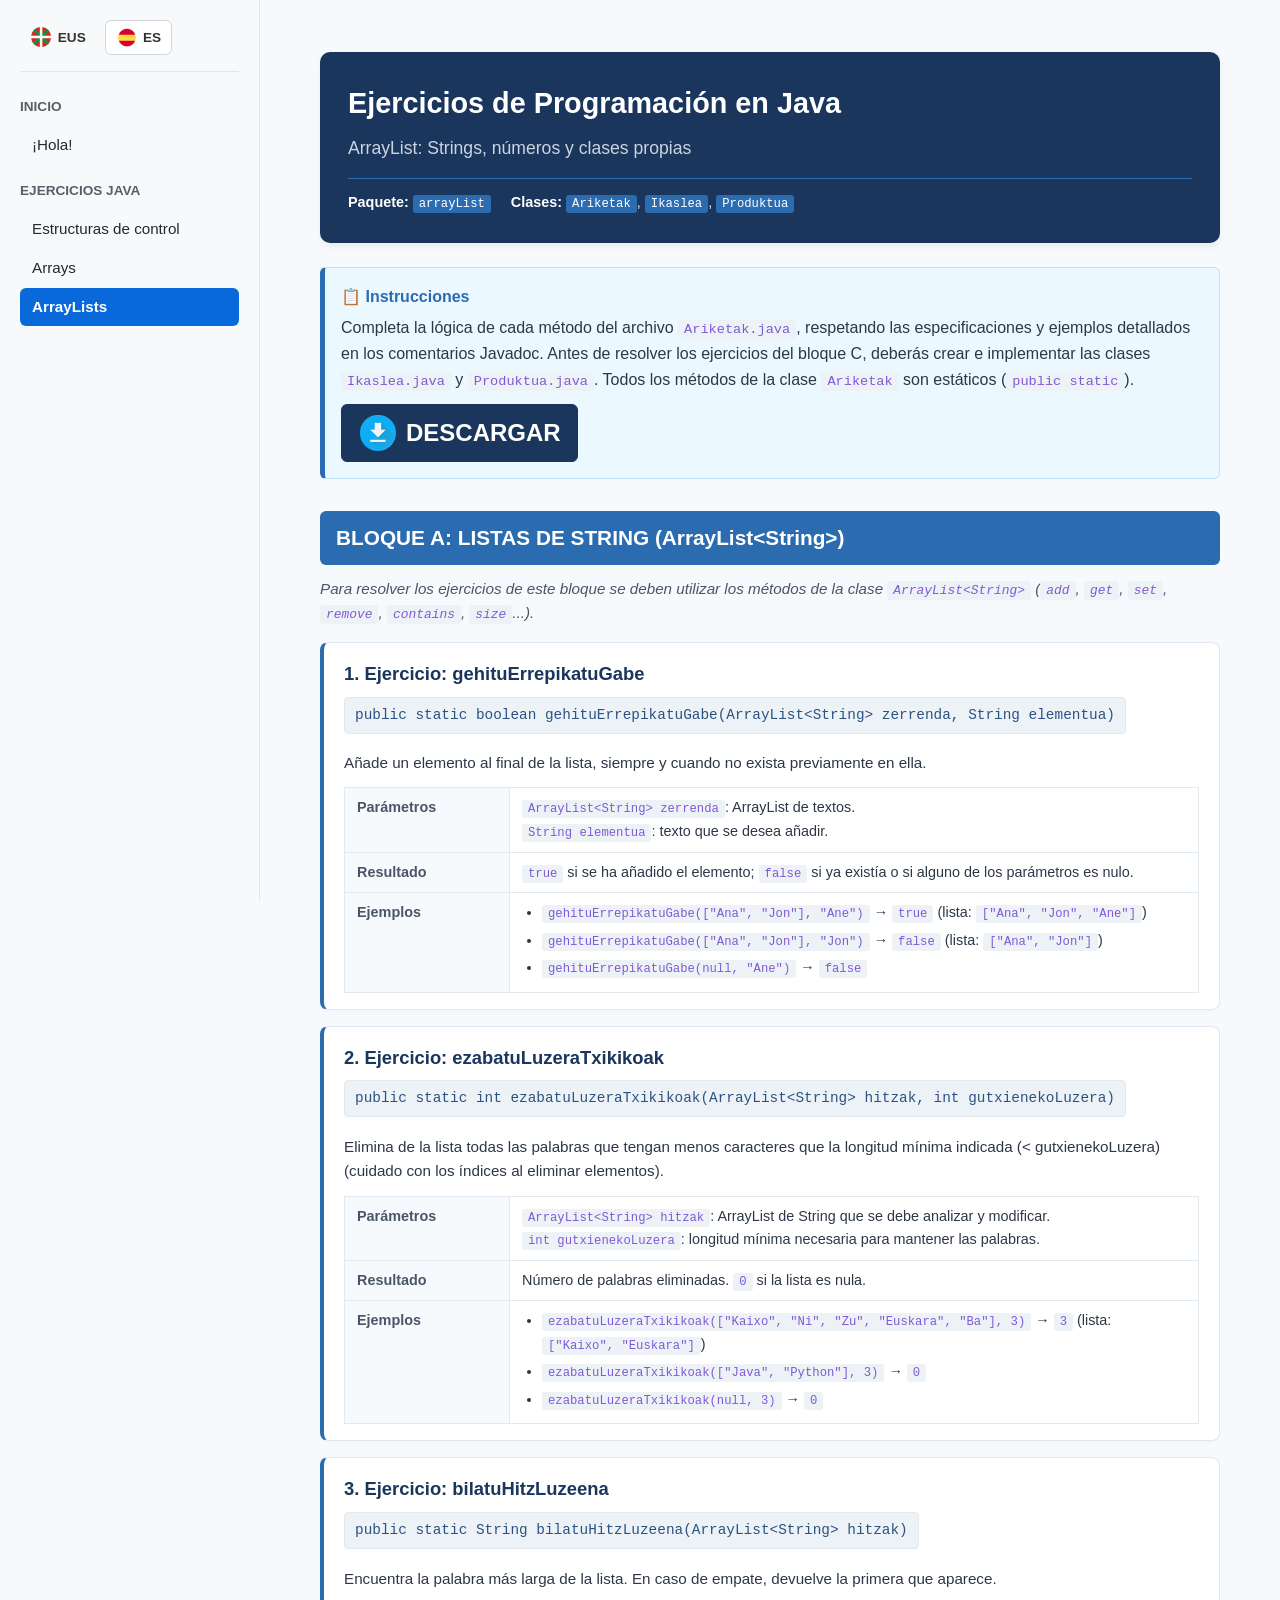
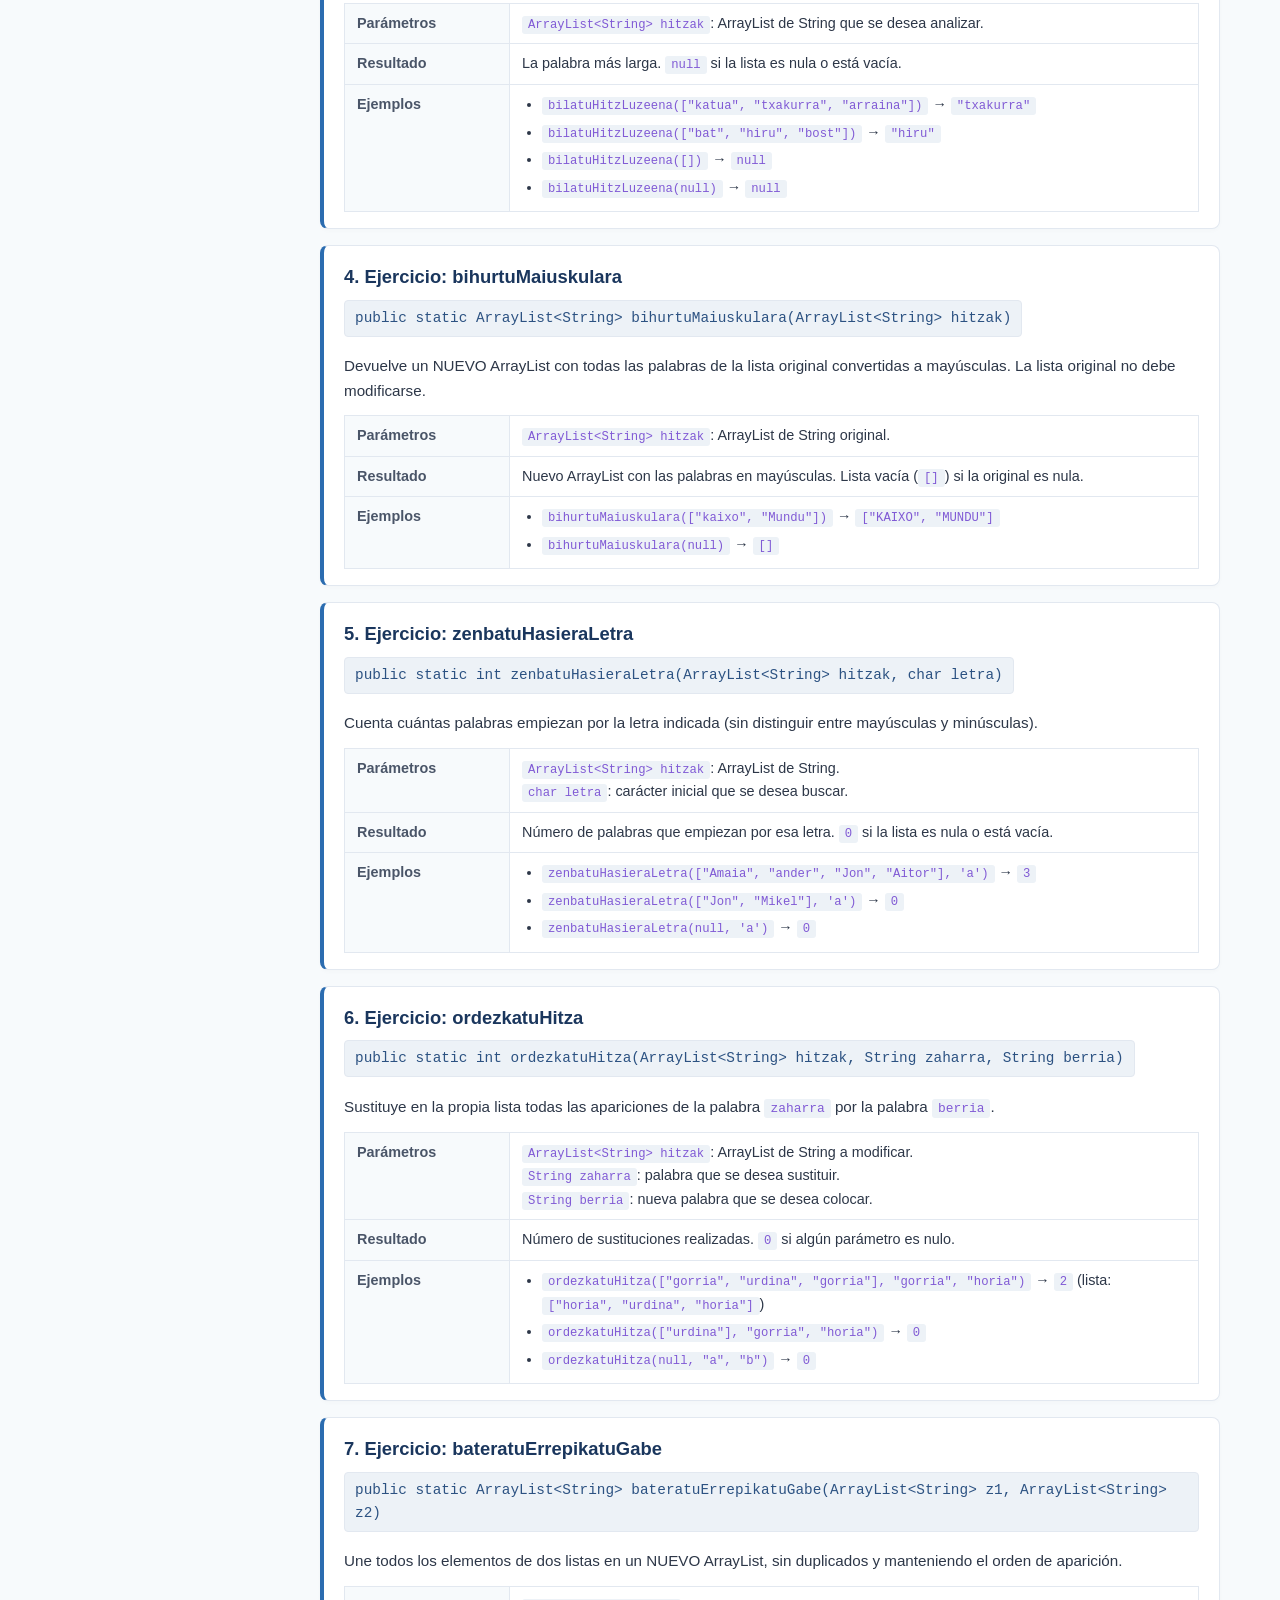
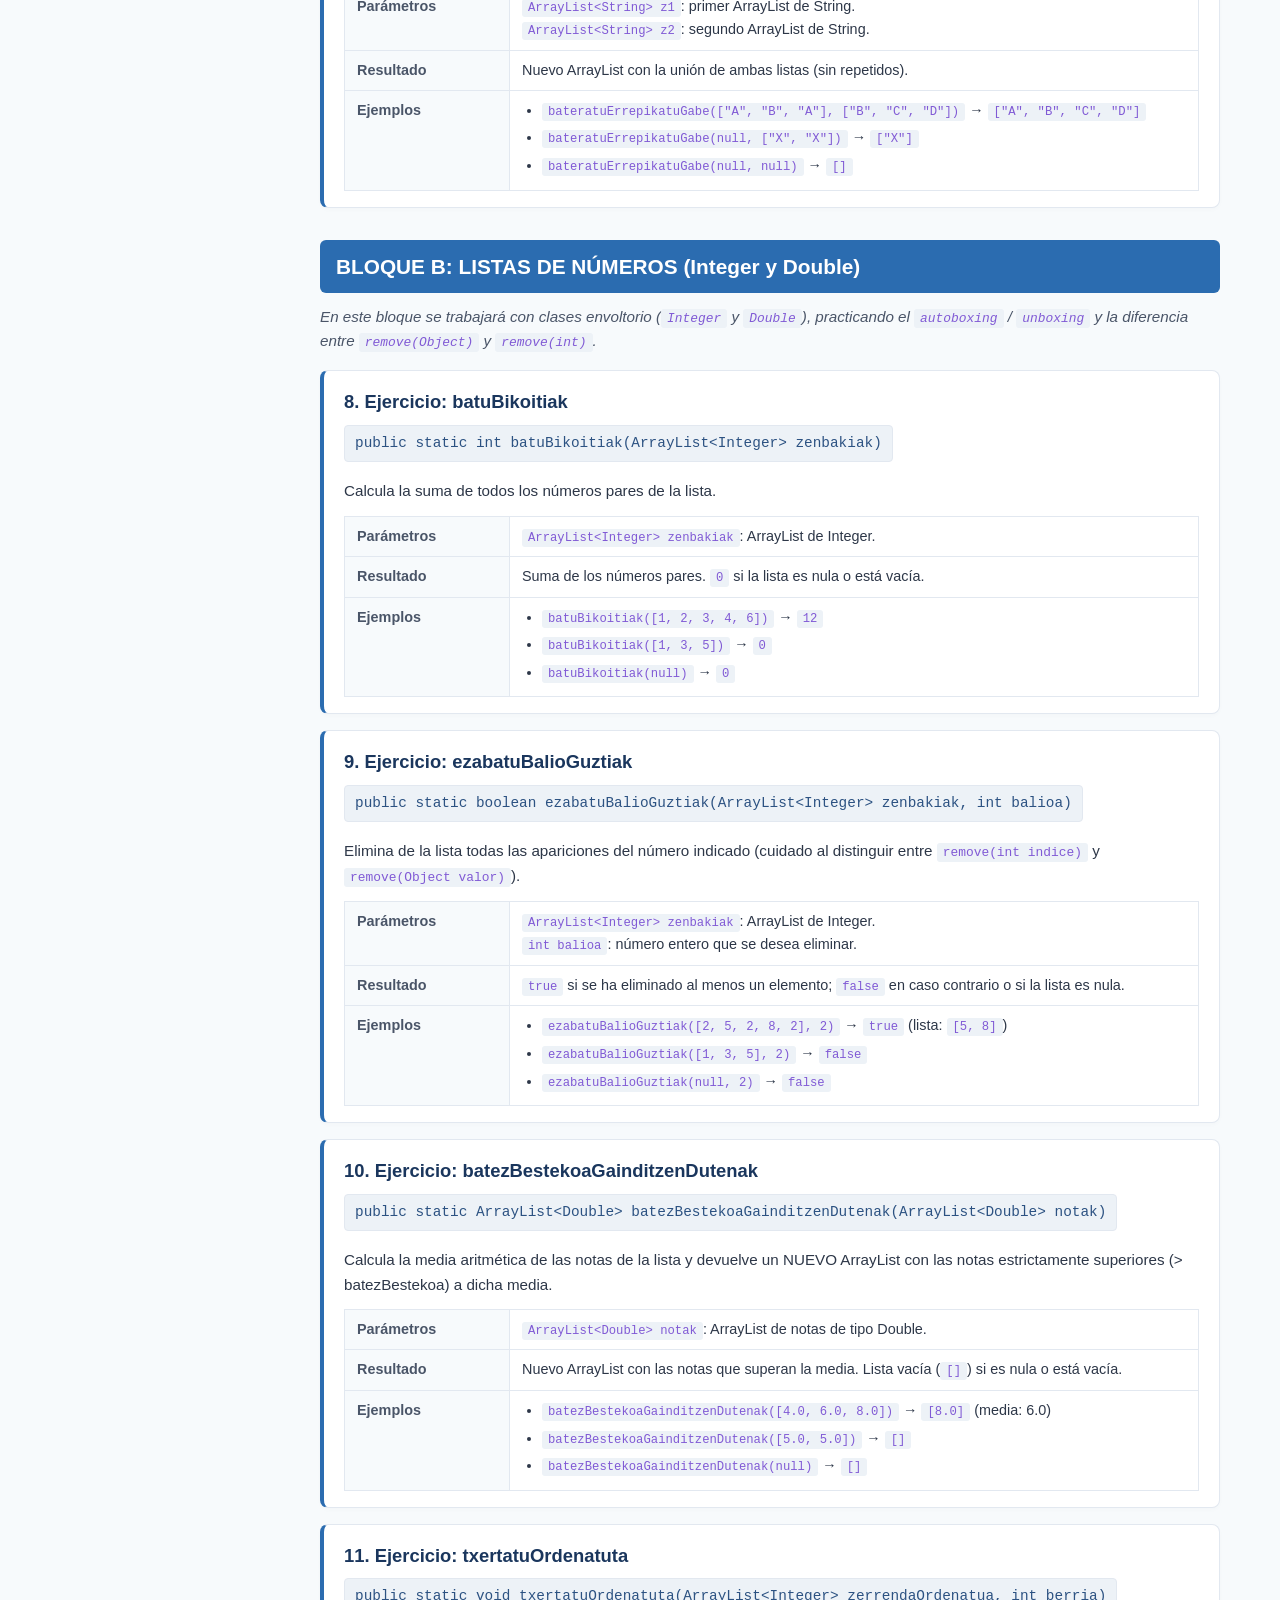
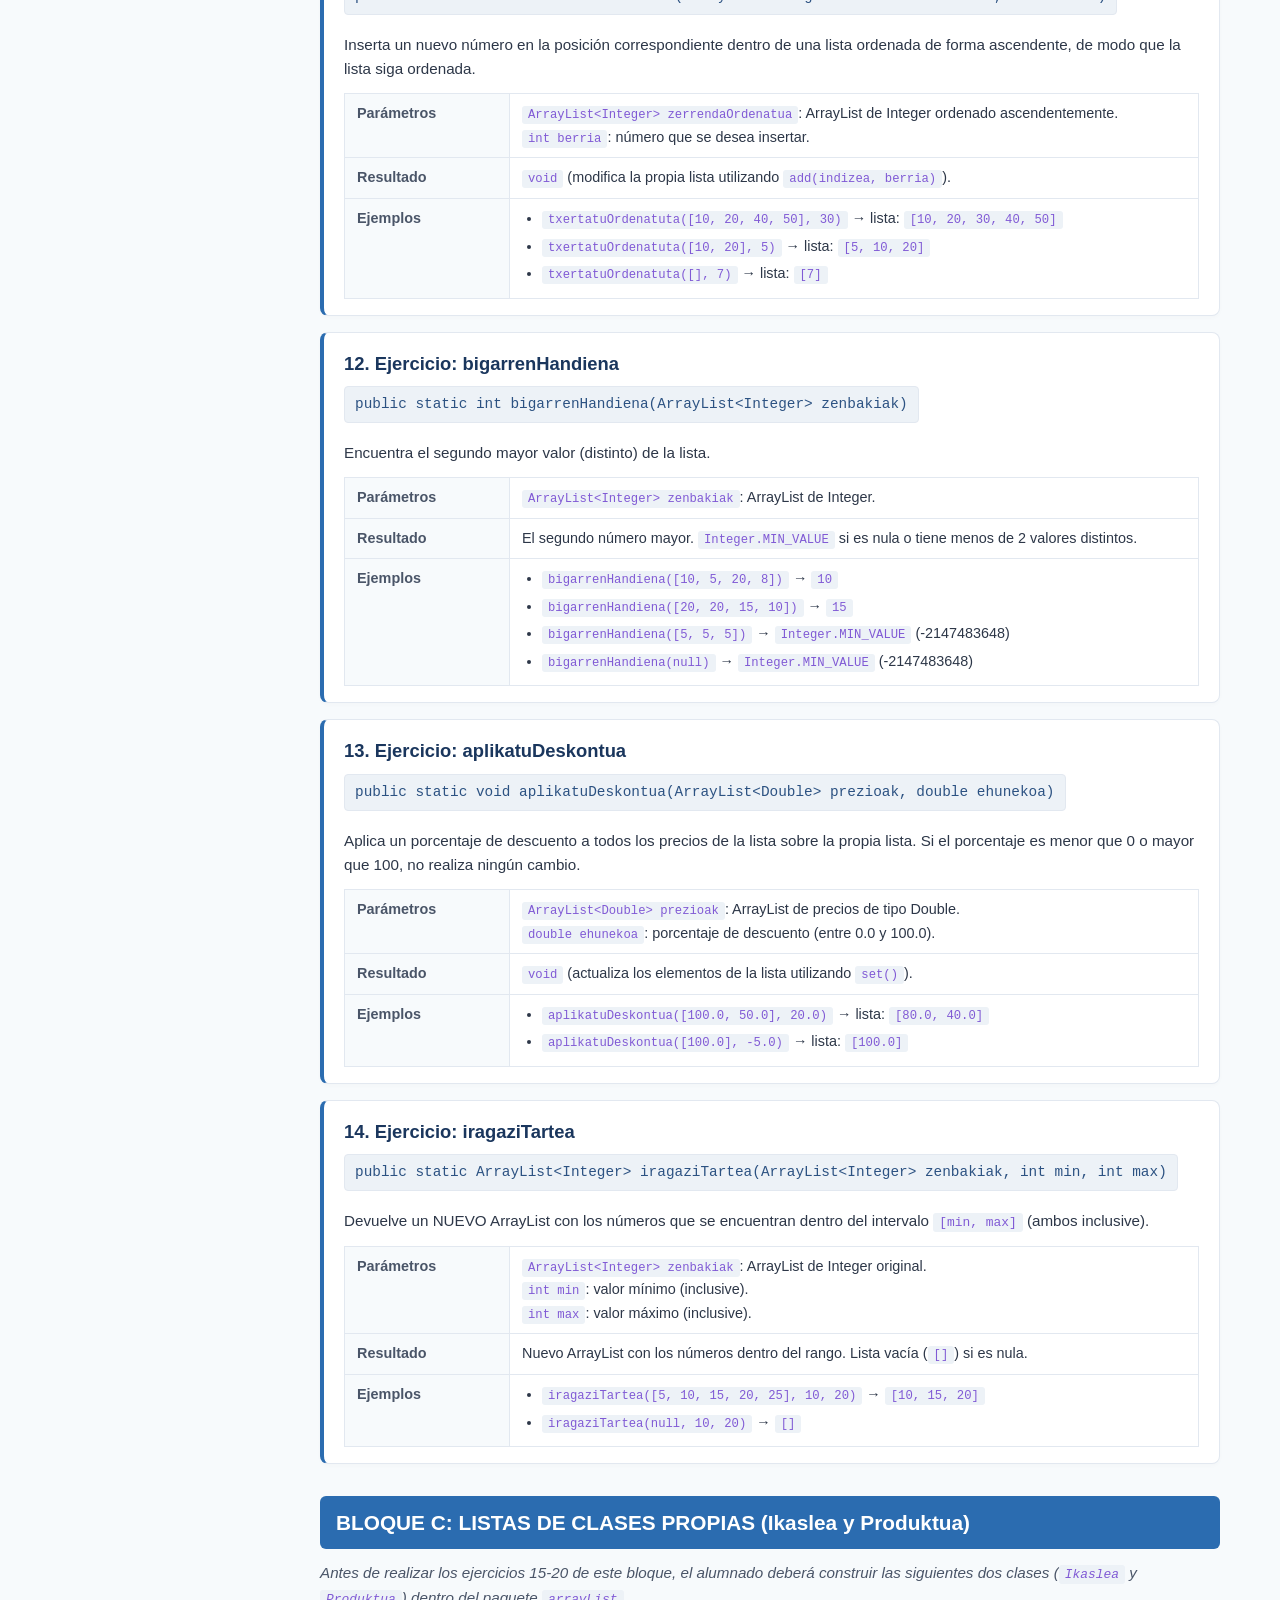
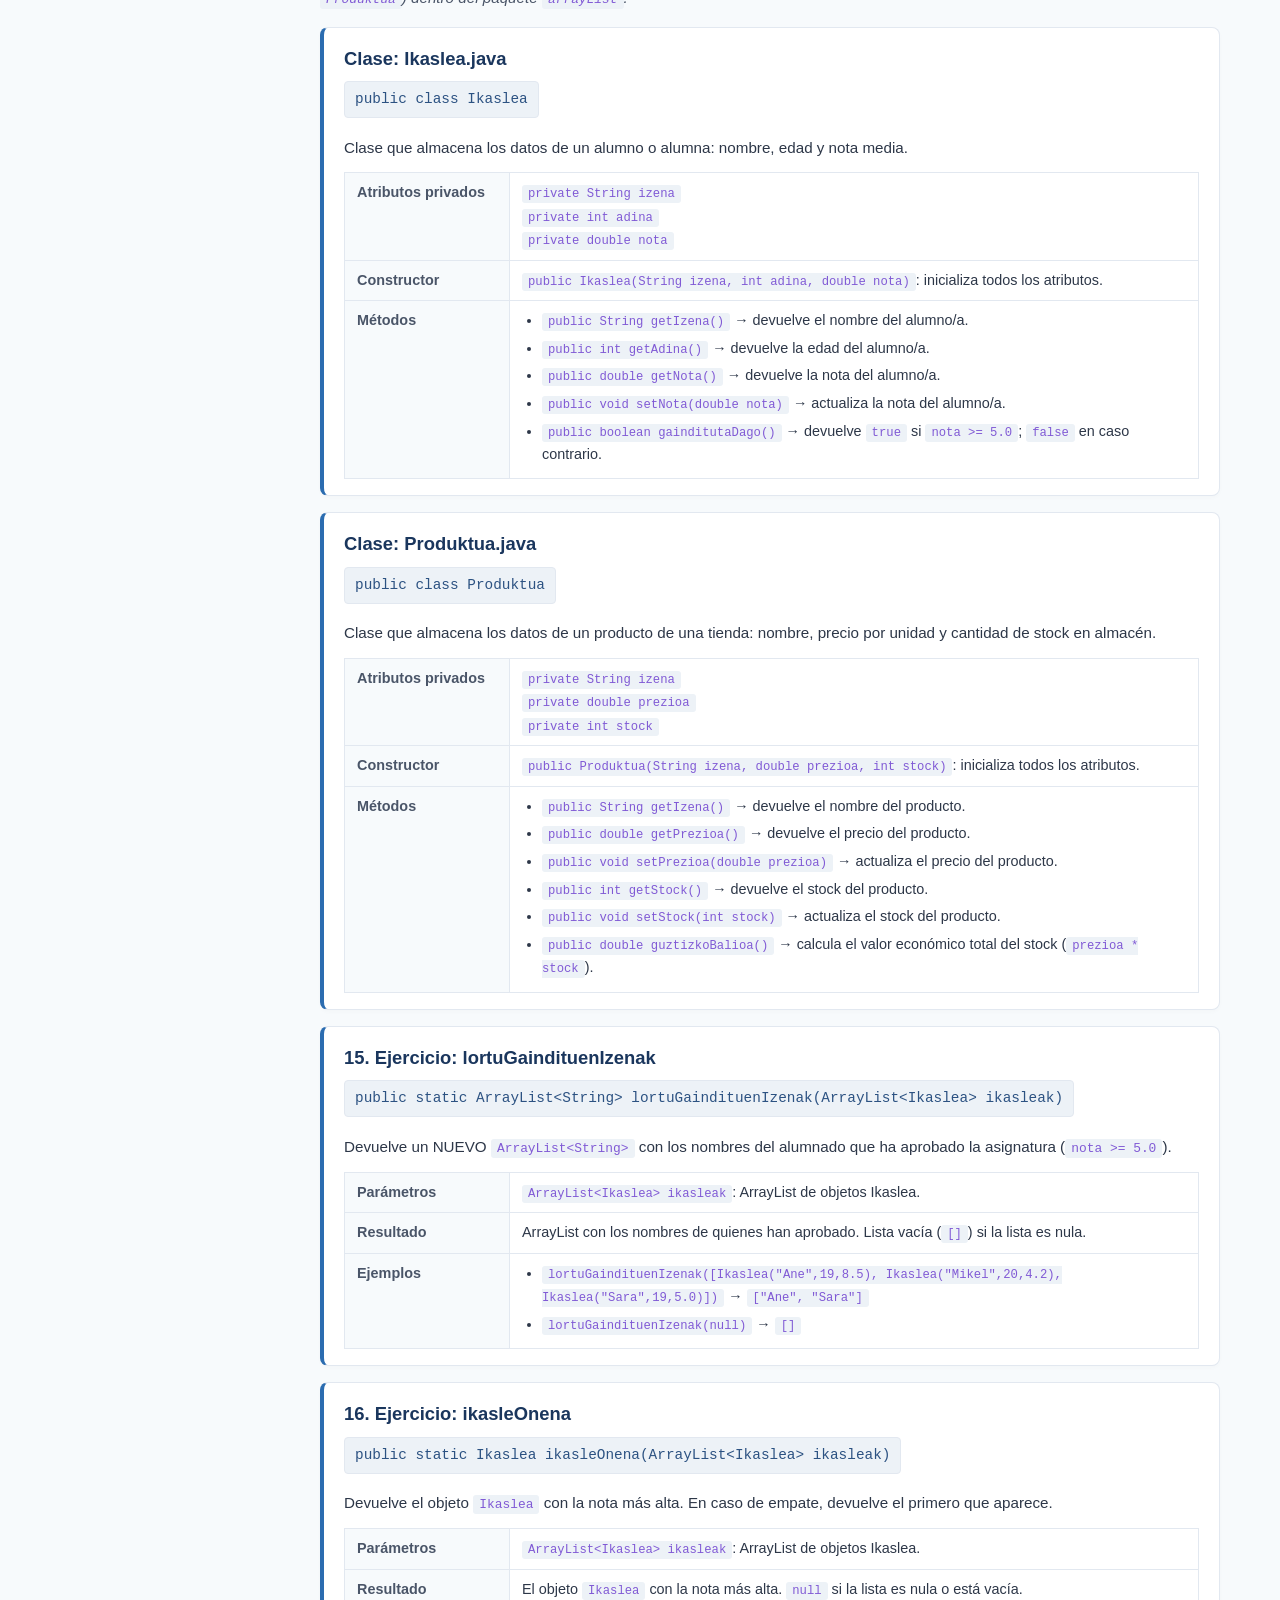
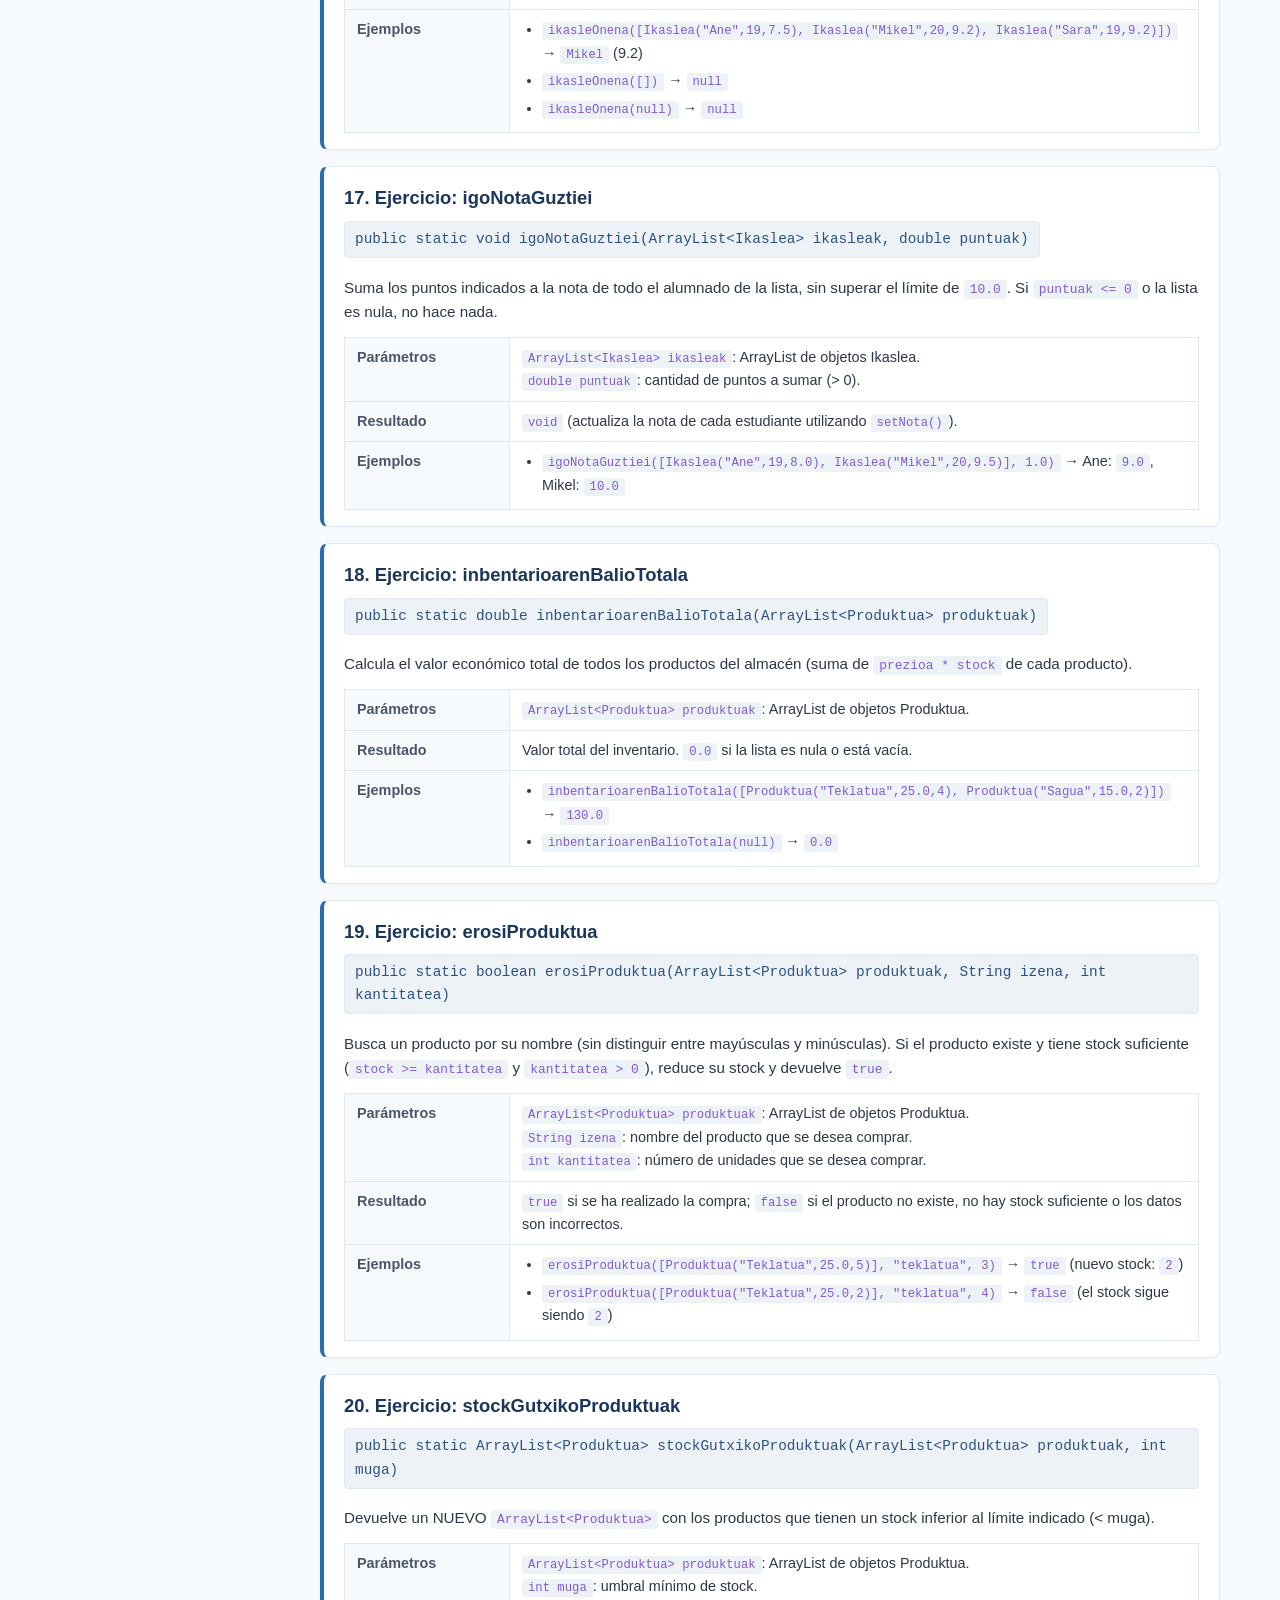
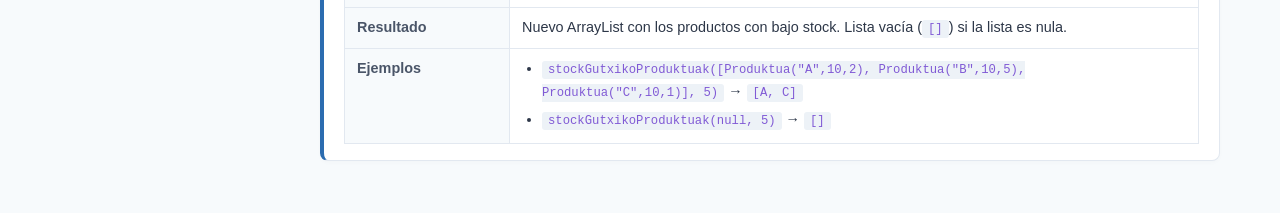
<file: es/arrayList.html>
<!DOCTYPE html>
<html lang="es">
<head>
    <meta charset="UTF-8">
    <meta name="viewport" content="width=device-width, initial-scale=1.0">
    <title>Ejercicios de Programación en Java - ArrayList</title>
    <link rel="stylesheet" href="../styles.css">
    <script src="../layout.js" defer></script>
</head>
<body>

    <div class="container">
        <div class="header-container">
            <div class="header-title">Ejercicios de Programación en Java</div>
            <div class="header-subtitle">ArrayList: Strings, números y clases propias</div>
            <div class="meta-info">
                <div><strong>Paquete:</strong> <span class="code-inline" style="color: #ffffff; background: #2b6cb0;">arrayList</span></div>
                <div><strong>Clases:</strong> <span class="code-inline" style="color: #ffffff; background: #2b6cb0;">Ariketak</span>, <span class="code-inline" style="color: #ffffff; background: #2b6cb0;">Ikaslea</span>, <span class="code-inline" style="color: #ffffff; background: #2b6cb0;">Produktua</span></div>
            </div>
        </div>

        <div class="instructions-box">
            <div class="instructions-title">📋 Instrucciones</div>
            Completa la lógica de cada método del archivo <span class="code-inline">Ariketak.java</span>, respetando las especificaciones y ejemplos detallados en los comentarios Javadoc. Antes de resolver los ejercicios del bloque C, deberás crear e implementar las clases <span class="code-inline">Ikaslea.java</span> y <span class="code-inline">Produktua.java</span>. Todos los métodos de la clase <span class="code-inline">Ariketak</span> son estáticos (<span class="code-inline">public static</span>).
            <div class="download-area"><a href="zips/arrayList.zip" class="download-btn" download> DESCARGAR </a></div>
        </div>

        <!-- BLOQUE A -->
        <div class="section-header">BLOQUE A: LISTAS DE STRING (ArrayList&lt;String&gt;)</div>
        <div class="section-desc">Para resolver los ejercicios de este bloque se deben utilizar los métodos de la clase <span class="code-inline">ArrayList&lt;String&gt;</span> (<span class="code-inline">add</span>, <span class="code-inline">get</span>, <span class="code-inline">set</span>, <span class="code-inline">remove</span>, <span class="code-inline">contains</span>, <span class="code-inline">size</span>...).</div>

        <!-- Ejercicio 1 -->
        <div class="exercise-card">
            <div class="exercise-header">1. Ejercicio: gehituErrepikatuGabe</div>
            <div class="exercise-signature">public static boolean gehituErrepikatuGabe(ArrayList&lt;String&gt; zerrenda, String elementua)</div>
            <div class="exercise-description">Añade un elemento al final de la lista, siempre y cuando no exista previamente en ella.</div>
            <table class="details-table">
                <tr>
                    <th>Parámetros</th>
                    <td>
                        <span class="code-inline">ArrayList&lt;String&gt; zerrenda</span>: ArrayList de textos.<br>
                        <span class="code-inline">String elementua</span>: texto que se desea añadir.
                    </td>
                </tr>
                <tr>
                    <th>Resultado</th>
                    <td><span class="code-inline">true</span> si se ha añadido el elemento; <span class="code-inline">false</span> si ya existía o si alguno de los parámetros es nulo.</td>
                </tr>
                <tr>
                    <th>Ejemplos</th>
                    <td>
                        <ul>
                            <li><span class="code-inline">gehituErrepikatuGabe(["Ana", "Jon"], "Ane")</span> &rarr; <span class="code-inline">true</span> (lista: <span class="code-inline">["Ana", "Jon", "Ane"]</span>)</li>
                            <li><span class="code-inline">gehituErrepikatuGabe(["Ana", "Jon"], "Jon")</span> &rarr; <span class="code-inline">false</span> (lista: <span class="code-inline">["Ana", "Jon"]</span>)</li>
                            <li><span class="code-inline">gehituErrepikatuGabe(null, "Ane")</span> &rarr; <span class="code-inline">false</span></li>
                        </ul>
                    </td>
                </tr>
            </table>
        </div>

        <!-- Ejercicio 2 -->
        <div class="exercise-card">
            <div class="exercise-header">2. Ejercicio: ezabatuLuzeraTxikikoak</div>
            <div class="exercise-signature">public static int ezabatuLuzeraTxikikoak(ArrayList&lt;String&gt; hitzak, int gutxienekoLuzera)</div>
            <div class="exercise-description">Elimina de la lista todas las palabras que tengan menos caracteres que la longitud mínima indicada (&lt; gutxienekoLuzera) (cuidado con los índices al eliminar elementos).</div>
            <table class="details-table">
                <tr>
                    <th>Parámetros</th>
                    <td>
                        <span class="code-inline">ArrayList&lt;String&gt; hitzak</span>: ArrayList de String que se debe analizar y modificar.<br>
                        <span class="code-inline">int gutxienekoLuzera</span>: longitud mínima necesaria para mantener las palabras.
                    </td>
                </tr>
                <tr>
                    <th>Resultado</th>
                    <td>Número de palabras eliminadas. <span class="code-inline">0</span> si la lista es nula.</td>
                </tr>
                <tr>
                    <th>Ejemplos</th>
                    <td>
                        <ul>
                            <li><span class="code-inline">ezabatuLuzeraTxikikoak(["Kaixo", "Ni", "Zu", "Euskara", "Ba"], 3)</span> &rarr; <span class="code-inline">3</span> (lista: <span class="code-inline">["Kaixo", "Euskara"]</span>)</li>
                            <li><span class="code-inline">ezabatuLuzeraTxikikoak(["Java", "Python"], 3)</span> &rarr; <span class="code-inline">0</span></li>
                            <li><span class="code-inline">ezabatuLuzeraTxikikoak(null, 3)</span> &rarr; <span class="code-inline">0</span></li>
                        </ul>
                    </td>
                </tr>
            </table>
        </div>

        <!-- Ejercicio 3 -->
        <div class="exercise-card">
            <div class="exercise-header">3. Ejercicio: bilatuHitzLuzeena</div>
            <div class="exercise-signature">public static String bilatuHitzLuzeena(ArrayList&lt;String&gt; hitzak)</div>
            <div class="exercise-description">Encuentra la palabra más larga de la lista. En caso de empate, devuelve la primera que aparece.</div>
            <table class="details-table">
                <tr>
                    <th>Parámetros</th>
                    <td><span class="code-inline">ArrayList&lt;String&gt; hitzak</span>: ArrayList de String que se desea analizar.</td>
                </tr>
                <tr>
                    <th>Resultado</th>
                    <td>La palabra más larga. <span class="code-inline">null</span> si la lista es nula o está vacía.</td>
                </tr>
                <tr>
                    <th>Ejemplos</th>
                    <td>
                        <ul>
                            <li><span class="code-inline">bilatuHitzLuzeena(["katua", "txakurra", "arraina"])</span> &rarr; <span class="code-inline">"txakurra"</span></li>
                            <li><span class="code-inline">bilatuHitzLuzeena(["bat", "hiru", "bost"])</span> &rarr; <span class="code-inline">"hiru"</span></li>
                            <li><span class="code-inline">bilatuHitzLuzeena([])</span> &rarr; <span class="code-inline">null</span></li>
                            <li><span class="code-inline">bilatuHitzLuzeena(null)</span> &rarr; <span class="code-inline">null</span></li>
                        </ul>
                    </td>
                </tr>
            </table>
        </div>

        <!-- Ejercicio 4 -->
        <div class="exercise-card">
            <div class="exercise-header">4. Ejercicio: bihurtuMaiuskulara</div>
            <div class="exercise-signature">public static ArrayList&lt;String&gt; bihurtuMaiuskulara(ArrayList&lt;String&gt; hitzak)</div>
            <div class="exercise-description">Devuelve un NUEVO ArrayList con todas las palabras de la lista original convertidas a mayúsculas. La lista original no debe modificarse.</div>
            <table class="details-table">
                <tr>
                    <th>Parámetros</th>
                    <td><span class="code-inline">ArrayList&lt;String&gt; hitzak</span>: ArrayList de String original.</td>
                </tr>
                <tr>
                    <th>Resultado</th>
                    <td>Nuevo ArrayList con las palabras en mayúsculas. Lista vacía (<span class="code-inline">[]</span>) si la original es nula.</td>
                </tr>
                <tr>
                    <th>Ejemplos</th>
                    <td>
                        <ul>
                            <li><span class="code-inline">bihurtuMaiuskulara(["kaixo", "Mundu"])</span> &rarr; <span class="code-inline">["KAIXO", "MUNDU"]</span></li>
                            <li><span class="code-inline">bihurtuMaiuskulara(null)</span> &rarr; <span class="code-inline">[]</span></li>
                        </ul>
                    </td>
                </tr>
            </table>
        </div>

        <!-- Ejercicio 5 -->
        <div class="exercise-card">
            <div class="exercise-header">5. Ejercicio: zenbatuHasieraLetra</div>
            <div class="exercise-signature">public static int zenbatuHasieraLetra(ArrayList&lt;String&gt; hitzak, char letra)</div>
            <div class="exercise-description">Cuenta cuántas palabras empiezan por la letra indicada (sin distinguir entre mayúsculas y minúsculas).</div>
            <table class="details-table">
                <tr>
                    <th>Parámetros</th>
                    <td>
                        <span class="code-inline">ArrayList&lt;String&gt; hitzak</span>: ArrayList de String.<br>
                        <span class="code-inline">char letra</span>: carácter inicial que se desea buscar.
                    </td>
                </tr>
                <tr>
                    <th>Resultado</th>
                    <td>Número de palabras que empiezan por esa letra. <span class="code-inline">0</span> si la lista es nula o está vacía.</td>
                </tr>
                <tr>
                    <th>Ejemplos</th>
                    <td>
                        <ul>
                            <li><span class="code-inline">zenbatuHasieraLetra(["Amaia", "ander", "Jon", "Aitor"], 'a')</span> &rarr; <span class="code-inline">3</span></li>
                            <li><span class="code-inline">zenbatuHasieraLetra(["Jon", "Mikel"], 'a')</span> &rarr; <span class="code-inline">0</span></li>
                            <li><span class="code-inline">zenbatuHasieraLetra(null, 'a')</span> &rarr; <span class="code-inline">0</span></li>
                        </ul>
                    </td>
                </tr>
            </table>
        </div>

        <!-- Ejercicio 6 -->
        <div class="exercise-card">
            <div class="exercise-header">6. Ejercicio: ordezkatuHitza</div>
            <div class="exercise-signature">public static int ordezkatuHitza(ArrayList&lt;String&gt; hitzak, String zaharra, String berria)</div>
            <div class="exercise-description">Sustituye en la propia lista todas las apariciones de la palabra <span class="code-inline">zaharra</span> por la palabra <span class="code-inline">berria</span>.</div>
            <table class="details-table">
                <tr>
                    <th>Parámetros</th>
                    <td>
                        <span class="code-inline">ArrayList&lt;String&gt; hitzak</span>: ArrayList de String a modificar.<br>
                        <span class="code-inline">String zaharra</span>: palabra que se desea sustituir.<br>
                        <span class="code-inline">String berria</span>: nueva palabra que se desea colocar.
                    </td>
                </tr>
                <tr>
                    <th>Resultado</th>
                    <td>Número de sustituciones realizadas. <span class="code-inline">0</span> si algún parámetro es nulo.</td>
                </tr>
                <tr>
                    <th>Ejemplos</th>
                    <td>
                        <ul>
                            <li><span class="code-inline">ordezkatuHitza(["gorria", "urdina", "gorria"], "gorria", "horia")</span> &rarr; <span class="code-inline">2</span> (lista: <span class="code-inline">["horia", "urdina", "horia"]</span>)</li>
                            <li><span class="code-inline">ordezkatuHitza(["urdina"], "gorria", "horia")</span> &rarr; <span class="code-inline">0</span></li>
                            <li><span class="code-inline">ordezkatuHitza(null, "a", "b")</span> &rarr; <span class="code-inline">0</span></li>
                        </ul>
                    </td>
                </tr>
            </table>
        </div>

        <!-- Ejercicio 7 -->
        <div class="exercise-card">
            <div class="exercise-header">7. Ejercicio: bateratuErrepikatuGabe</div>
            <div class="exercise-signature">public static ArrayList&lt;String&gt; bateratuErrepikatuGabe(ArrayList&lt;String&gt; z1, ArrayList&lt;String&gt; z2)</div>
            <div class="exercise-description">Une todos los elementos de dos listas en un NUEVO ArrayList, sin duplicados y manteniendo el orden de aparición.</div>
            <table class="details-table">
                <tr>
                    <th>Parámetros</th>
                    <td>
                        <span class="code-inline">ArrayList&lt;String&gt; z1</span>: primer ArrayList de String.<br>
                        <span class="code-inline">ArrayList&lt;String&gt; z2</span>: segundo ArrayList de String.
                    </td>
                </tr>
                <tr>
                    <th>Resultado</th>
                    <td>Nuevo ArrayList con la unión de ambas listas (sin repetidos).</td>
                </tr>
                <tr>
                    <th>Ejemplos</th>
                    <td>
                        <ul>
                            <li><span class="code-inline">bateratuErrepikatuGabe(["A", "B", "A"], ["B", "C", "D"])</span> &rarr; <span class="code-inline">["A", "B", "C", "D"]</span></li>
                            <li><span class="code-inline">bateratuErrepikatuGabe(null, ["X", "X"])</span> &rarr; <span class="code-inline">["X"]</span></li>
                            <li><span class="code-inline">bateratuErrepikatuGabe(null, null)</span> &rarr; <span class="code-inline">[]</span></li>
                        </ul>
                    </td>
                </tr>
            </table>
        </div>

        <!-- BLOQUE B -->
        <div class="section-header">BLOQUE B: LISTAS DE NÚMEROS (Integer y Double)</div>
        <div class="section-desc">En este bloque se trabajará con clases envoltorio (<span class="code-inline">Integer</span> y <span class="code-inline">Double</span>), practicando el <span class="code-inline">autoboxing</span> / <span class="code-inline">unboxing</span> y la diferencia entre <span class="code-inline">remove(Object)</span> y <span class="code-inline">remove(int)</span>.</div>

        <!-- Ejercicio 8 -->
        <div class="exercise-card">
            <div class="exercise-header">8. Ejercicio: batuBikoitiak</div>
            <div class="exercise-signature">public static int batuBikoitiak(ArrayList&lt;Integer&gt; zenbakiak)</div>
            <div class="exercise-description">Calcula la suma de todos los números pares de la lista.</div>
            <table class="details-table">
                <tr>
                    <th>Parámetros</th>
                    <td><span class="code-inline">ArrayList&lt;Integer&gt; zenbakiak</span>: ArrayList de Integer.</td>
                </tr>
                <tr>
                    <th>Resultado</th>
                    <td>Suma de los números pares. <span class="code-inline">0</span> si la lista es nula o está vacía.</td>
                </tr>
                <tr>
                    <th>Ejemplos</th>
                    <td>
                        <ul>
                            <li><span class="code-inline">batuBikoitiak([1, 2, 3, 4, 6])</span> &rarr; <span class="code-inline">12</span></li>
                            <li><span class="code-inline">batuBikoitiak([1, 3, 5])</span> &rarr; <span class="code-inline">0</span></li>
                            <li><span class="code-inline">batuBikoitiak(null)</span> &rarr; <span class="code-inline">0</span></li>
                        </ul>
                    </td>
                </tr>
            </table>
        </div>

        <!-- Ejercicio 9 -->
        <div class="exercise-card">
            <div class="exercise-header">9. Ejercicio: ezabatuBalioGuztiak</div>
            <div class="exercise-signature">public static boolean ezabatuBalioGuztiak(ArrayList&lt;Integer&gt; zenbakiak, int balioa)</div>
            <div class="exercise-description">Elimina de la lista todas las apariciones del número indicado (cuidado al distinguir entre <span class="code-inline">remove(int indice)</span> y <span class="code-inline">remove(Object valor)</span>).</div>
            <table class="details-table">
                <tr>
                    <th>Parámetros</th>
                    <td>
                        <span class="code-inline">ArrayList&lt;Integer&gt; zenbakiak</span>: ArrayList de Integer.<br>
                        <span class="code-inline">int balioa</span>: número entero que se desea eliminar.
                    </td>
                </tr>
                <tr>
                    <th>Resultado</th>
                    <td><span class="code-inline">true</span> si se ha eliminado al menos un elemento; <span class="code-inline">false</span> en caso contrario o si la lista es nula.</td>
                </tr>
                <tr>
                    <th>Ejemplos</th>
                    <td>
                        <ul>
                            <li><span class="code-inline">ezabatuBalioGuztiak([2, 5, 2, 8, 2], 2)</span> &rarr; <span class="code-inline">true</span> (lista: <span class="code-inline">[5, 8]</span>)</li>
                            <li><span class="code-inline">ezabatuBalioGuztiak([1, 3, 5], 2)</span> &rarr; <span class="code-inline">false</span></li>
                            <li><span class="code-inline">ezabatuBalioGuztiak(null, 2)</span> &rarr; <span class="code-inline">false</span></li>
                        </ul>
                    </td>
                </tr>
            </table>
        </div>

        <!-- Ejercicio 10 -->
        <div class="exercise-card">
            <div class="exercise-header">10. Ejercicio: batezBestekoaGainditzenDutenak</div>
            <div class="exercise-signature">public static ArrayList&lt;Double&gt; batezBestekoaGainditzenDutenak(ArrayList&lt;Double&gt; notak)</div>
            <div class="exercise-description">Calcula la media aritmética de las notas de la lista y devuelve un NUEVO ArrayList con las notas estrictamente superiores (&gt; batezBestekoa) a dicha media.</div>
            <table class="details-table">
                <tr>
                    <th>Parámetros</th>
                    <td><span class="code-inline">ArrayList&lt;Double&gt; notak</span>: ArrayList de notas de tipo Double.</td>
                </tr>
                <tr>
                    <th>Resultado</th>
                    <td>Nuevo ArrayList con las notas que superan la media. Lista vacía (<span class="code-inline">[]</span>) si es nula o está vacía.</td>
                </tr>
                <tr>
                    <th>Ejemplos</th>
                    <td>
                        <ul>
                            <li><span class="code-inline">batezBestekoaGainditzenDutenak([4.0, 6.0, 8.0])</span> &rarr; <span class="code-inline">[8.0]</span> (media: 6.0)</li>
                            <li><span class="code-inline">batezBestekoaGainditzenDutenak([5.0, 5.0])</span> &rarr; <span class="code-inline">[]</span></li>
                            <li><span class="code-inline">batezBestekoaGainditzenDutenak(null)</span> &rarr; <span class="code-inline">[]</span></li>
                        </ul>
                    </td>
                </tr>
            </table>
        </div>

        <!-- Ejercicio 11 -->
        <div class="exercise-card">
            <div class="exercise-header">11. Ejercicio: txertatuOrdenatuta</div>
            <div class="exercise-signature">public static void txertatuOrdenatuta(ArrayList&lt;Integer&gt; zerrendaOrdenatua, int berria)</div>
            <div class="exercise-description">Inserta un nuevo número en la posición correspondiente dentro de una lista ordenada de forma ascendente, de modo que la lista siga ordenada.</div>
            <table class="details-table">
                <tr>
                    <th>Parámetros</th>
                    <td>
                        <span class="code-inline">ArrayList&lt;Integer&gt; zerrendaOrdenatua</span>: ArrayList de Integer ordenado ascendentemente.<br>
                        <span class="code-inline">int berria</span>: número que se desea insertar.
                    </td>
                </tr>
                <tr>
                    <th>Resultado</th>
                    <td><span class="code-inline">void</span> (modifica la propia lista utilizando <span class="code-inline">add(indizea, berria)</span>).</td>
                </tr>
                <tr>
                    <th>Ejemplos</th>
                    <td>
                        <ul>
                            <li><span class="code-inline">txertatuOrdenatuta([10, 20, 40, 50], 30)</span> &rarr; lista: <span class="code-inline">[10, 20, 30, 40, 50]</span></li>
                            <li><span class="code-inline">txertatuOrdenatuta([10, 20], 5)</span> &rarr; lista: <span class="code-inline">[5, 10, 20]</span></li>
                            <li><span class="code-inline">txertatuOrdenatuta([], 7)</span> &rarr; lista: <span class="code-inline">[7]</span></li>
                        </ul>
                    </td>
                </tr>
            </table>
        </div>

        <!-- Ejercicio 12 -->
        <div class="exercise-card">
            <div class="exercise-header">12. Ejercicio: bigarrenHandiena</div>
            <div class="exercise-signature">public static int bigarrenHandiena(ArrayList&lt;Integer&gt; zenbakiak)</div>
            <div class="exercise-description">Encuentra el segundo mayor valor (distinto) de la lista.</div>
            <table class="details-table">
                <tr>
                    <th>Parámetros</th>
                    <td><span class="code-inline">ArrayList&lt;Integer&gt; zenbakiak</span>: ArrayList de Integer.</td>
                </tr>
                <tr>
                    <th>Resultado</th>
                    <td>El segundo número mayor. <span class="code-inline">Integer.MIN_VALUE</span> si es nula o tiene menos de 2 valores distintos.</td>
                </tr>
                <tr>
                    <th>Ejemplos</th>
                    <td>
                        <ul>
                            <li><span class="code-inline">bigarrenHandiena([10, 5, 20, 8])</span> &rarr; <span class="code-inline">10</span></li>
                            <li><span class="code-inline">bigarrenHandiena([20, 20, 15, 10])</span> &rarr; <span class="code-inline">15</span></li>
                            <li><span class="code-inline">bigarrenHandiena([5, 5, 5])</span> &rarr; <span class="code-inline">Integer.MIN_VALUE</span> (-2147483648)</li>
                            <li><span class="code-inline">bigarrenHandiena(null)</span> &rarr; <span class="code-inline">Integer.MIN_VALUE</span> (-2147483648)</li>
                        </ul>
                    </td>
                </tr>
            </table>
        </div>

        <!-- Ejercicio 13 -->
        <div class="exercise-card">
            <div class="exercise-header">13. Ejercicio: aplikatuDeskontua</div>
            <div class="exercise-signature">public static void aplikatuDeskontua(ArrayList&lt;Double&gt; prezioak, double ehunekoa)</div>
            <div class="exercise-description">Aplica un porcentaje de descuento a todos los precios de la lista sobre la propia lista. Si el porcentaje es menor que 0 o mayor que 100, no realiza ningún cambio.</div>
            <table class="details-table">
                <tr>
                    <th>Parámetros</th>
                    <td>
                        <span class="code-inline">ArrayList&lt;Double&gt; prezioak</span>: ArrayList de precios de tipo Double.<br>
                        <span class="code-inline">double ehunekoa</span>: porcentaje de descuento (entre 0.0 y 100.0).
                    </td>
                </tr>
                <tr>
                    <th>Resultado</th>
                    <td><span class="code-inline">void</span> (actualiza los elementos de la lista utilizando <span class="code-inline">set()</span>).</td>
                </tr>
                <tr>
                    <th>Ejemplos</th>
                    <td>
                        <ul>
                            <li><span class="code-inline">aplikatuDeskontua([100.0, 50.0], 20.0)</span> &rarr; lista: <span class="code-inline">[80.0, 40.0]</span></li>
                            <li><span class="code-inline">aplikatuDeskontua([100.0], -5.0)</span> &rarr; lista: <span class="code-inline">[100.0]</span></li>
                        </ul>
                    </td>
                </tr>
            </table>
        </div>

        <!-- Ejercicio 14 -->
        <div class="exercise-card">
            <div class="exercise-header">14. Ejercicio: iragaziTartea</div>
            <div class="exercise-signature">public static ArrayList&lt;Integer&gt; iragaziTartea(ArrayList&lt;Integer&gt; zenbakiak, int min, int max)</div>
            <div class="exercise-description">Devuelve un NUEVO ArrayList con los números que se encuentran dentro del intervalo <span class="code-inline">[min, max]</span> (ambos inclusive).</div>
            <table class="details-table">
                <tr>
                    <th>Parámetros</th>
                    <td>
                        <span class="code-inline">ArrayList&lt;Integer&gt; zenbakiak</span>: ArrayList de Integer original.<br>
                        <span class="code-inline">int min</span>: valor mínimo (inclusive).<br>
                        <span class="code-inline">int max</span>: valor máximo (inclusive).
                    </td>
                </tr>
                <tr>
                    <th>Resultado</th>
                    <td>Nuevo ArrayList con los números dentro del rango. Lista vacía (<span class="code-inline">[]</span>) si es nula.</td>
                </tr>
                <tr>
                    <th>Ejemplos</th>
                    <td>
                        <ul>
                            <li><span class="code-inline">iragaziTartea([5, 10, 15, 20, 25], 10, 20)</span> &rarr; <span class="code-inline">[10, 15, 20]</span></li>
                            <li><span class="code-inline">iragaziTartea(null, 10, 20)</span> &rarr; <span class="code-inline">[]</span></li>
                        </ul>
                    </td>
                </tr>
            </table>
        </div>

        <!-- BLOQUE C -->
        <div class="section-header">BLOQUE C: LISTAS DE CLASES PROPIAS (Ikaslea y Produktua)</div>
        <div class="section-desc">Antes de realizar los ejercicios 15-20 de este bloque, el alumnado deberá construir las siguientes dos clases (<span class="code-inline">Ikaslea</span> y <span class="code-inline">Produktua</span>) dentro del paquete <span class="code-inline">arrayList</span>.</div>

        <!-- Clase 1: Ikaslea -->
        <div class="exercise-card">
            <div class="exercise-header">Clase: Ikaslea.java</div>
            <div class="exercise-signature">public class Ikaslea</div>
            <div class="exercise-description">Clase que almacena los datos de un alumno o alumna: nombre, edad y nota media.</div>
            <table class="details-table">
                <tr>
                    <th>Atributos privados</th>
                    <td>
                        <span class="code-inline">private String izena</span><br>
                        <span class="code-inline">private int adina</span><br>
                        <span class="code-inline">private double nota</span>
                    </td>
                </tr>
                <tr>
                    <th>Constructor</th>
                    <td><span class="code-inline">public Ikaslea(String izena, int adina, double nota)</span>: inicializa todos los atributos.</td>
                </tr>
                <tr>
                    <th>Métodos</th>
                    <td>
                        <ul>
                            <li><span class="code-inline">public String getIzena()</span> &rarr; devuelve el nombre del alumno/a.</li>
                            <li><span class="code-inline">public int getAdina()</span> &rarr; devuelve la edad del alumno/a.</li>
                            <li><span class="code-inline">public double getNota()</span> &rarr; devuelve la nota del alumno/a.</li>
                            <li><span class="code-inline">public void setNota(double nota)</span> &rarr; actualiza la nota del alumno/a.</li>
                            <li><span class="code-inline">public boolean gainditutaDago()</span> &rarr; devuelve <span class="code-inline">true</span> si <span class="code-inline">nota &gt;= 5.0</span>; <span class="code-inline">false</span> en caso contrario.</li>
                        </ul>
                    </td>
                </tr>
            </table>
        </div>

        <!-- Clase 2: Produktua -->
        <div class="exercise-card">
            <div class="exercise-header">Clase: Produktua.java</div>
            <div class="exercise-signature">public class Produktua</div>
            <div class="exercise-description">Clase que almacena los datos de un producto de una tienda: nombre, precio por unidad y cantidad de stock en almacén.</div>
            <table class="details-table">
                <tr>
                    <th>Atributos privados</th>
                    <td>
                        <span class="code-inline">private String izena</span><br>
                        <span class="code-inline">private double prezioa</span><br>
                        <span class="code-inline">private int stock</span>
                    </td>
                </tr>
                <tr>
                    <th>Constructor</th>
                    <td><span class="code-inline">public Produktua(String izena, double prezioa, int stock)</span>: inicializa todos los atributos.</td>
                </tr>
                <tr>
                    <th>Métodos</th>
                    <td>
                        <ul>
                            <li><span class="code-inline">public String getIzena()</span> &rarr; devuelve el nombre del producto.</li>
                            <li><span class="code-inline">public double getPrezioa()</span> &rarr; devuelve el precio del producto.</li>
                            <li><span class="code-inline">public void setPrezioa(double prezioa)</span> &rarr; actualiza el precio del producto.</li>
                            <li><span class="code-inline">public int getStock()</span> &rarr; devuelve el stock del producto.</li>
                            <li><span class="code-inline">public void setStock(int stock)</span> &rarr; actualiza el stock del producto.</li>
                            <li><span class="code-inline">public double guztizkoBalioa()</span> &rarr; calcula el valor económico total del stock (<span class="code-inline">prezioa * stock</span>).</li>
                        </ul>
                    </td>
                </tr>
            </table>
        </div>

        <!-- Ejercicio 15 -->
        <div class="exercise-card">
            <div class="exercise-header">15. Ejercicio: lortuGaindituenIzenak</div>
            <div class="exercise-signature">public static ArrayList&lt;String&gt; lortuGaindituenIzenak(ArrayList&lt;Ikaslea&gt; ikasleak)</div>
            <div class="exercise-description">Devuelve un NUEVO <span class="code-inline">ArrayList&lt;String&gt;</span> con los nombres del alumnado que ha aprobado la asignatura (<span class="code-inline">nota &gt;= 5.0</span>).</div>
            <table class="details-table">
                <tr>
                    <th>Parámetros</th>
                    <td><span class="code-inline">ArrayList&lt;Ikaslea&gt; ikasleak</span>: ArrayList de objetos Ikaslea.</td>
                </tr>
                <tr>
                    <th>Resultado</th>
                    <td>ArrayList con los nombres de quienes han aprobado. Lista vacía (<span class="code-inline">[]</span>) si la lista es nula.</td>
                </tr>
                <tr>
                    <th>Ejemplos</th>
                    <td>
                        <ul>
                            <li><span class="code-inline">lortuGaindituenIzenak([Ikaslea("Ane",19,8.5), Ikaslea("Mikel",20,4.2), Ikaslea("Sara",19,5.0)])</span> &rarr; <span class="code-inline">["Ane", "Sara"]</span></li>
                            <li><span class="code-inline">lortuGaindituenIzenak(null)</span> &rarr; <span class="code-inline">[]</span></li>
                        </ul>
                    </td>
                </tr>
            </table>
        </div>

        <!-- Ejercicio 16 -->
        <div class="exercise-card">
            <div class="exercise-header">16. Ejercicio: ikasleOnena</div>
            <div class="exercise-signature">public static Ikaslea ikasleOnena(ArrayList&lt;Ikaslea&gt; ikasleak)</div>
            <div class="exercise-description">Devuelve el objeto <span class="code-inline">Ikaslea</span> con la nota más alta. En caso de empate, devuelve el primero que aparece.</div>
            <table class="details-table">
                <tr>
                    <th>Parámetros</th>
                    <td><span class="code-inline">ArrayList&lt;Ikaslea&gt; ikasleak</span>: ArrayList de objetos Ikaslea.</td>
                </tr>
                <tr>
                    <th>Resultado</th>
                    <td>El objeto <span class="code-inline">Ikaslea</span> con la nota más alta. <span class="code-inline">null</span> si la lista es nula o está vacía.</td>
                </tr>
                <tr>
                    <th>Ejemplos</th>
                    <td>
                        <ul>
                            <li><span class="code-inline">ikasleOnena([Ikaslea("Ane",19,7.5), Ikaslea("Mikel",20,9.2), Ikaslea("Sara",19,9.2)])</span> &rarr; <span class="code-inline">Mikel</span> (9.2)</li>
                            <li><span class="code-inline">ikasleOnena([])</span> &rarr; <span class="code-inline">null</span></li>
                            <li><span class="code-inline">ikasleOnena(null)</span> &rarr; <span class="code-inline">null</span></li>
                        </ul>
                    </td>
                </tr>
            </table>
        </div>

        <!-- Ejercicio 17 -->
        <div class="exercise-card">
            <div class="exercise-header">17. Ejercicio: igoNotaGuztiei</div>
            <div class="exercise-signature">public static void igoNotaGuztiei(ArrayList&lt;Ikaslea&gt; ikasleak, double puntuak)</div>
            <div class="exercise-description">Suma los puntos indicados a la nota de todo el alumnado de la lista, sin superar el límite de <span class="code-inline">10.0</span>. Si <span class="code-inline">puntuak &lt;= 0</span> o la lista es nula, no hace nada.</div>
            <table class="details-table">
                <tr>
                    <th>Parámetros</th>
                    <td>
                        <span class="code-inline">ArrayList&lt;Ikaslea&gt; ikasleak</span>: ArrayList de objetos Ikaslea.<br>
                        <span class="code-inline">double puntuak</span>: cantidad de puntos a sumar (&gt; 0).
                    </td>
                </tr>
                <tr>
                    <th>Resultado</th>
                    <td><span class="code-inline">void</span> (actualiza la nota de cada estudiante utilizando <span class="code-inline">setNota()</span>).</td>
                </tr>
                <tr>
                    <th>Ejemplos</th>
                    <td>
                        <ul>
                            <li><span class="code-inline">igoNotaGuztiei([Ikaslea("Ane",19,8.0), Ikaslea("Mikel",20,9.5)], 1.0)</span> &rarr; Ane: <span class="code-inline">9.0</span>, Mikel: <span class="code-inline">10.0</span></li>
                        </ul>
                    </td>
                </tr>
            </table>
        </div>

        <!-- Ejercicio 18 -->
        <div class="exercise-card">
            <div class="exercise-header">18. Ejercicio: inbentarioarenBalioTotala</div>
            <div class="exercise-signature">public static double inbentarioarenBalioTotala(ArrayList&lt;Produktua&gt; produktuak)</div>
            <div class="exercise-description">Calcula el valor económico total de todos los productos del almacén (suma de <span class="code-inline">prezioa * stock</span> de cada producto).</div>
            <table class="details-table">
                <tr>
                    <th>Parámetros</th>
                    <td><span class="code-inline">ArrayList&lt;Produktua&gt; produktuak</span>: ArrayList de objetos Produktua.</td>
                </tr>
                <tr>
                    <th>Resultado</th>
                    <td>Valor total del inventario. <span class="code-inline">0.0</span> si la lista es nula o está vacía.</td>
                </tr>
                <tr>
                    <th>Ejemplos</th>
                    <td>
                        <ul>
                            <li><span class="code-inline">inbentarioarenBalioTotala([Produktua("Teklatua",25.0,4), Produktua("Sagua",15.0,2)])</span> &rarr; <span class="code-inline">130.0</span></li>
                            <li><span class="code-inline">inbentarioarenBalioTotala(null)</span> &rarr; <span class="code-inline">0.0</span></li>
                        </ul>
                    </td>
                </tr>
            </table>
        </div>

        <!-- Ejercicio 19 -->
        <div class="exercise-card">
            <div class="exercise-header">19. Ejercicio: erosiProduktua</div>
            <div class="exercise-signature">public static boolean erosiProduktua(ArrayList&lt;Produktua&gt; produktuak, String izena, int kantitatea)</div>
            <div class="exercise-description">Busca un producto por su nombre (sin distinguir entre mayúsculas y minúsculas). Si el producto existe y tiene stock suficiente (<span class="code-inline">stock &gt;= kantitatea</span> y <span class="code-inline">kantitatea &gt; 0</span>), reduce su stock y devuelve <span class="code-inline">true</span>.</div>
            <table class="details-table">
                <tr>
                    <th>Parámetros</th>
                    <td>
                        <span class="code-inline">ArrayList&lt;Produktua&gt; produktuak</span>: ArrayList de objetos Produktua.<br>
                        <span class="code-inline">String izena</span>: nombre del producto que se desea comprar.<br>
                        <span class="code-inline">int kantitatea</span>: número de unidades que se desea comprar.
                    </td>
                </tr>
                <tr>
                    <th>Resultado</th>
                    <td><span class="code-inline">true</span> si se ha realizado la compra; <span class="code-inline">false</span> si el producto no existe, no hay stock suficiente o los datos son incorrectos.</td>
                </tr>
                <tr>
                    <th>Ejemplos</th>
                    <td>
                        <ul>
                            <li><span class="code-inline">erosiProduktua([Produktua("Teklatua",25.0,5)], "teklatua", 3)</span> &rarr; <span class="code-inline">true</span> (nuevo stock: <span class="code-inline">2</span>)</li>
                            <li><span class="code-inline">erosiProduktua([Produktua("Teklatua",25.0,2)], "teklatua", 4)</span> &rarr; <span class="code-inline">false</span> (el stock sigue siendo <span class="code-inline">2</span>)</li>
                        </ul>
                    </td>
                </tr>
            </table>
        </div>

        <!-- Ejercicio 20 -->
        <div class="exercise-card">
            <div class="exercise-header">20. Ejercicio: stockGutxikoProduktuak</div>
            <div class="exercise-signature">public static ArrayList&lt;Produktua&gt; stockGutxikoProduktuak(ArrayList&lt;Produktua&gt; produktuak, int muga)</div>
            <div class="exercise-description">Devuelve un NUEVO <span class="code-inline">ArrayList&lt;Produktua&gt;</span> con los productos que tienen un stock inferior al límite indicado (&lt; muga).</div>
            <table class="details-table">
                <tr>
                    <th>Parámetros</th>
                    <td>
                        <span class="code-inline">ArrayList&lt;Produktua&gt; produktuak</span>: ArrayList de objetos Produktua.<br>
                        <span class="code-inline">int muga</span>: umbral mínimo de stock.
                    </td>
                </tr>
                <tr>
                    <th>Resultado</th>
                    <td>Nuevo ArrayList con los productos con bajo stock. Lista vacía (<span class="code-inline">[]</span>) si la lista es nula.</td>
                </tr>
                <tr>
                    <th>Ejemplos</th>
                    <td>
                        <ul>
                            <li><span class="code-inline">stockGutxikoProduktuak([Produktua("A",10,2), Produktua("B",10,5), Produktua("C",10,1)], 5)</span> &rarr; <span class="code-inline">[A, C]</span></li>
                            <li><span class="code-inline">stockGutxikoProduktuak(null, 5)</span> &rarr; <span class="code-inline">[]</span></li>
                        </ul>
                    </td>
                </tr>
            </table>
        </div>
    </div>

</body>
</html>
</file>
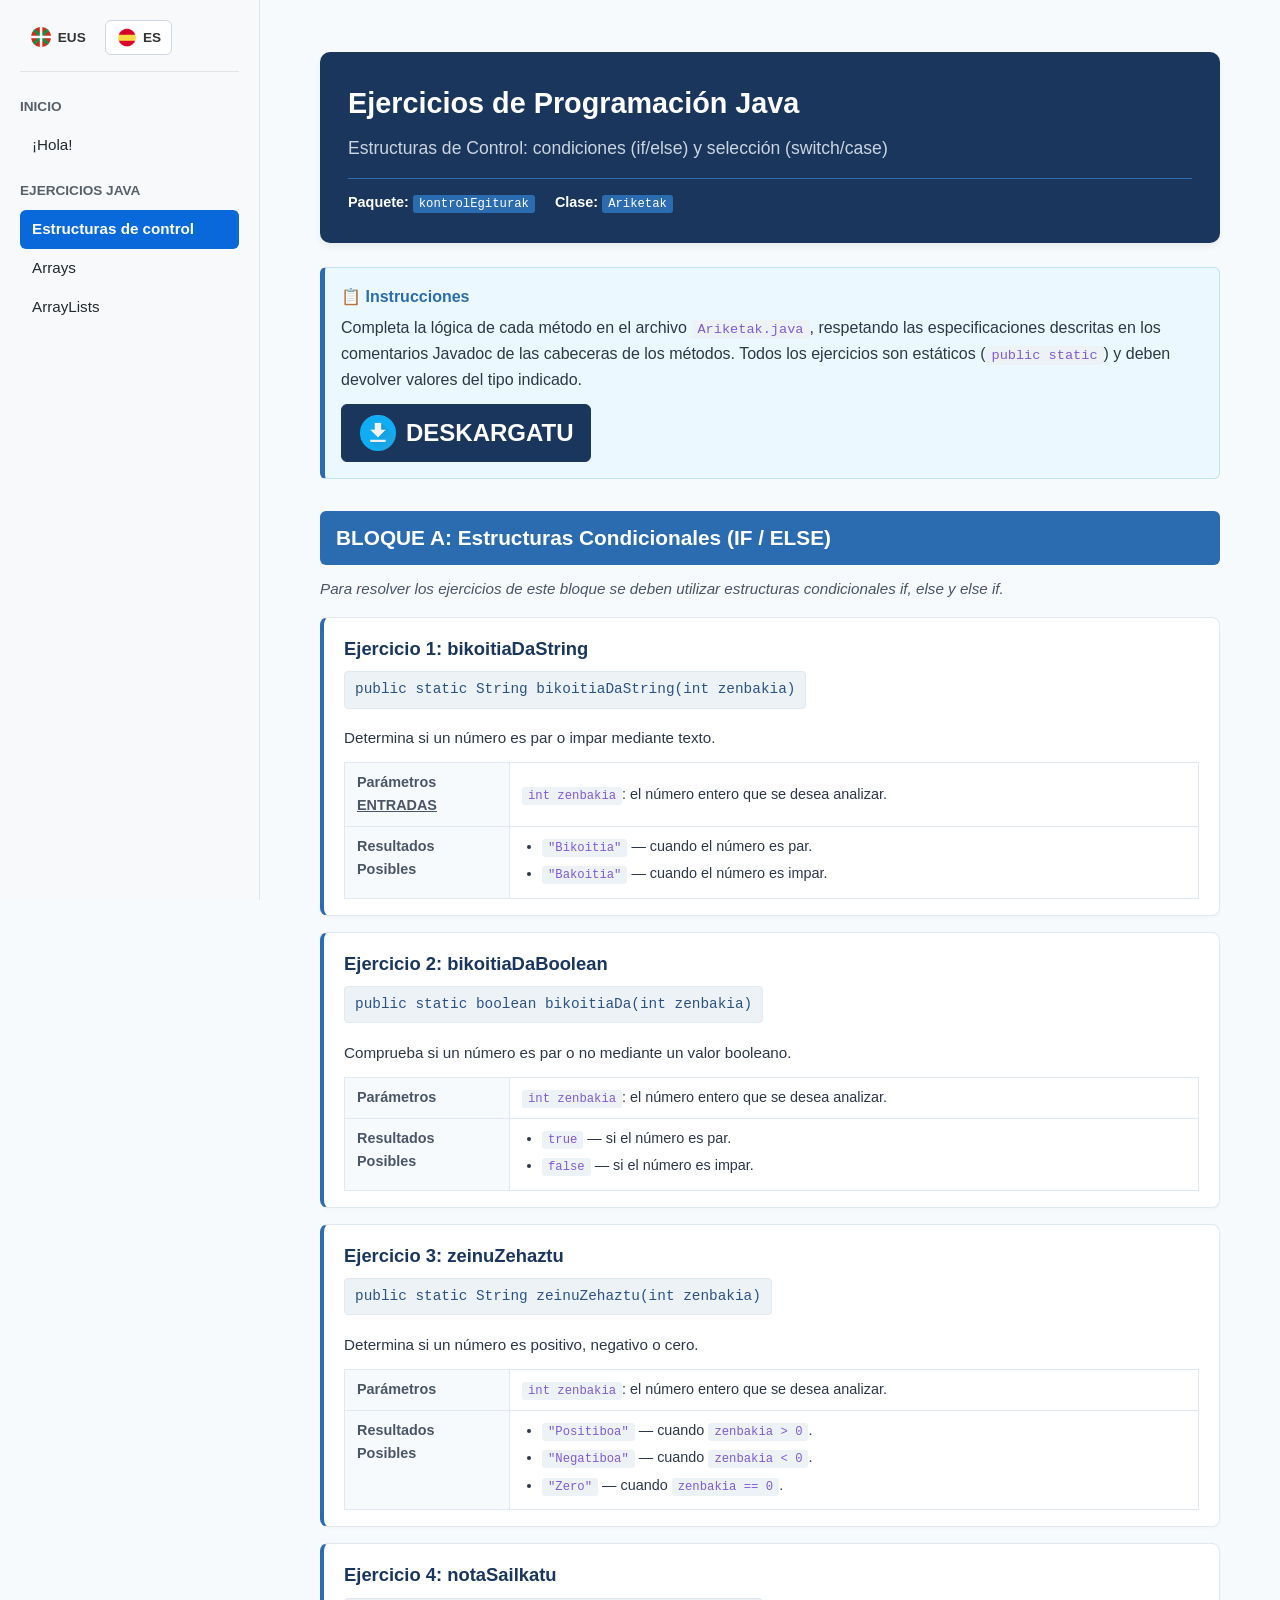
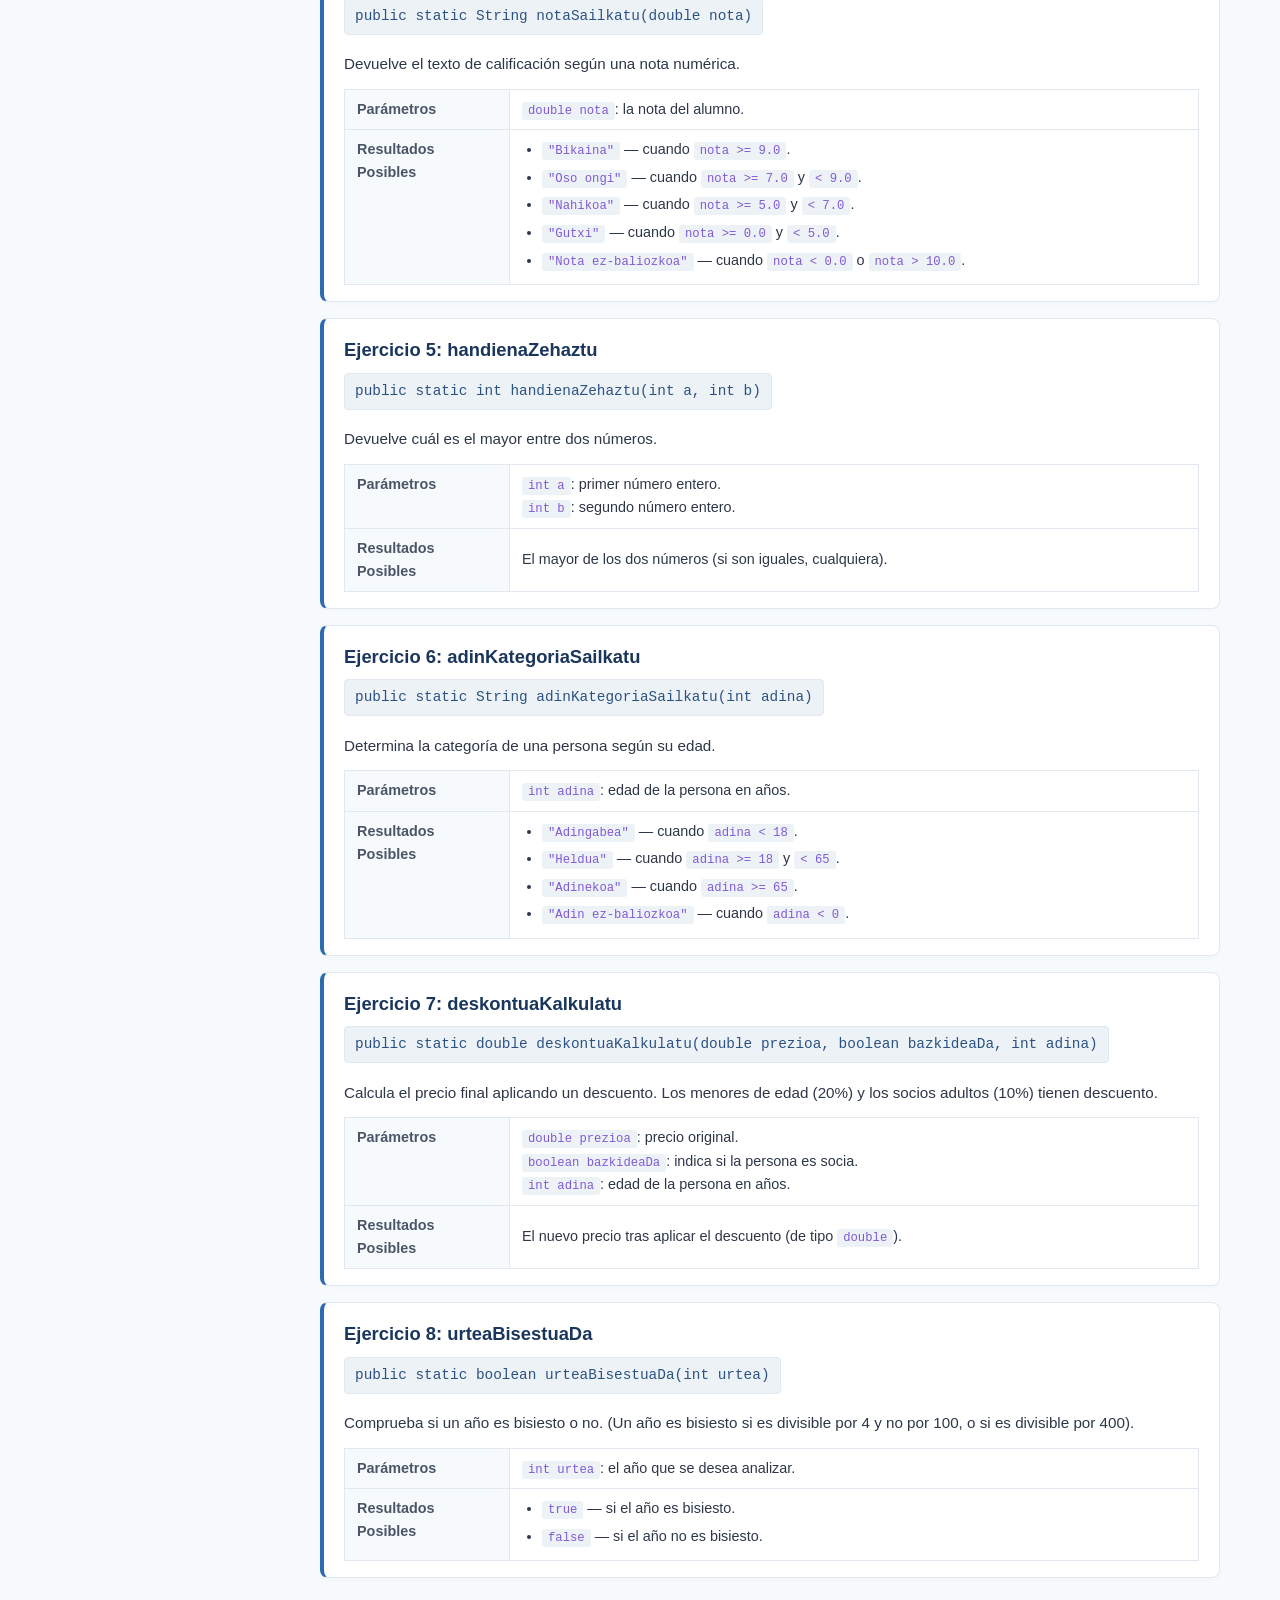
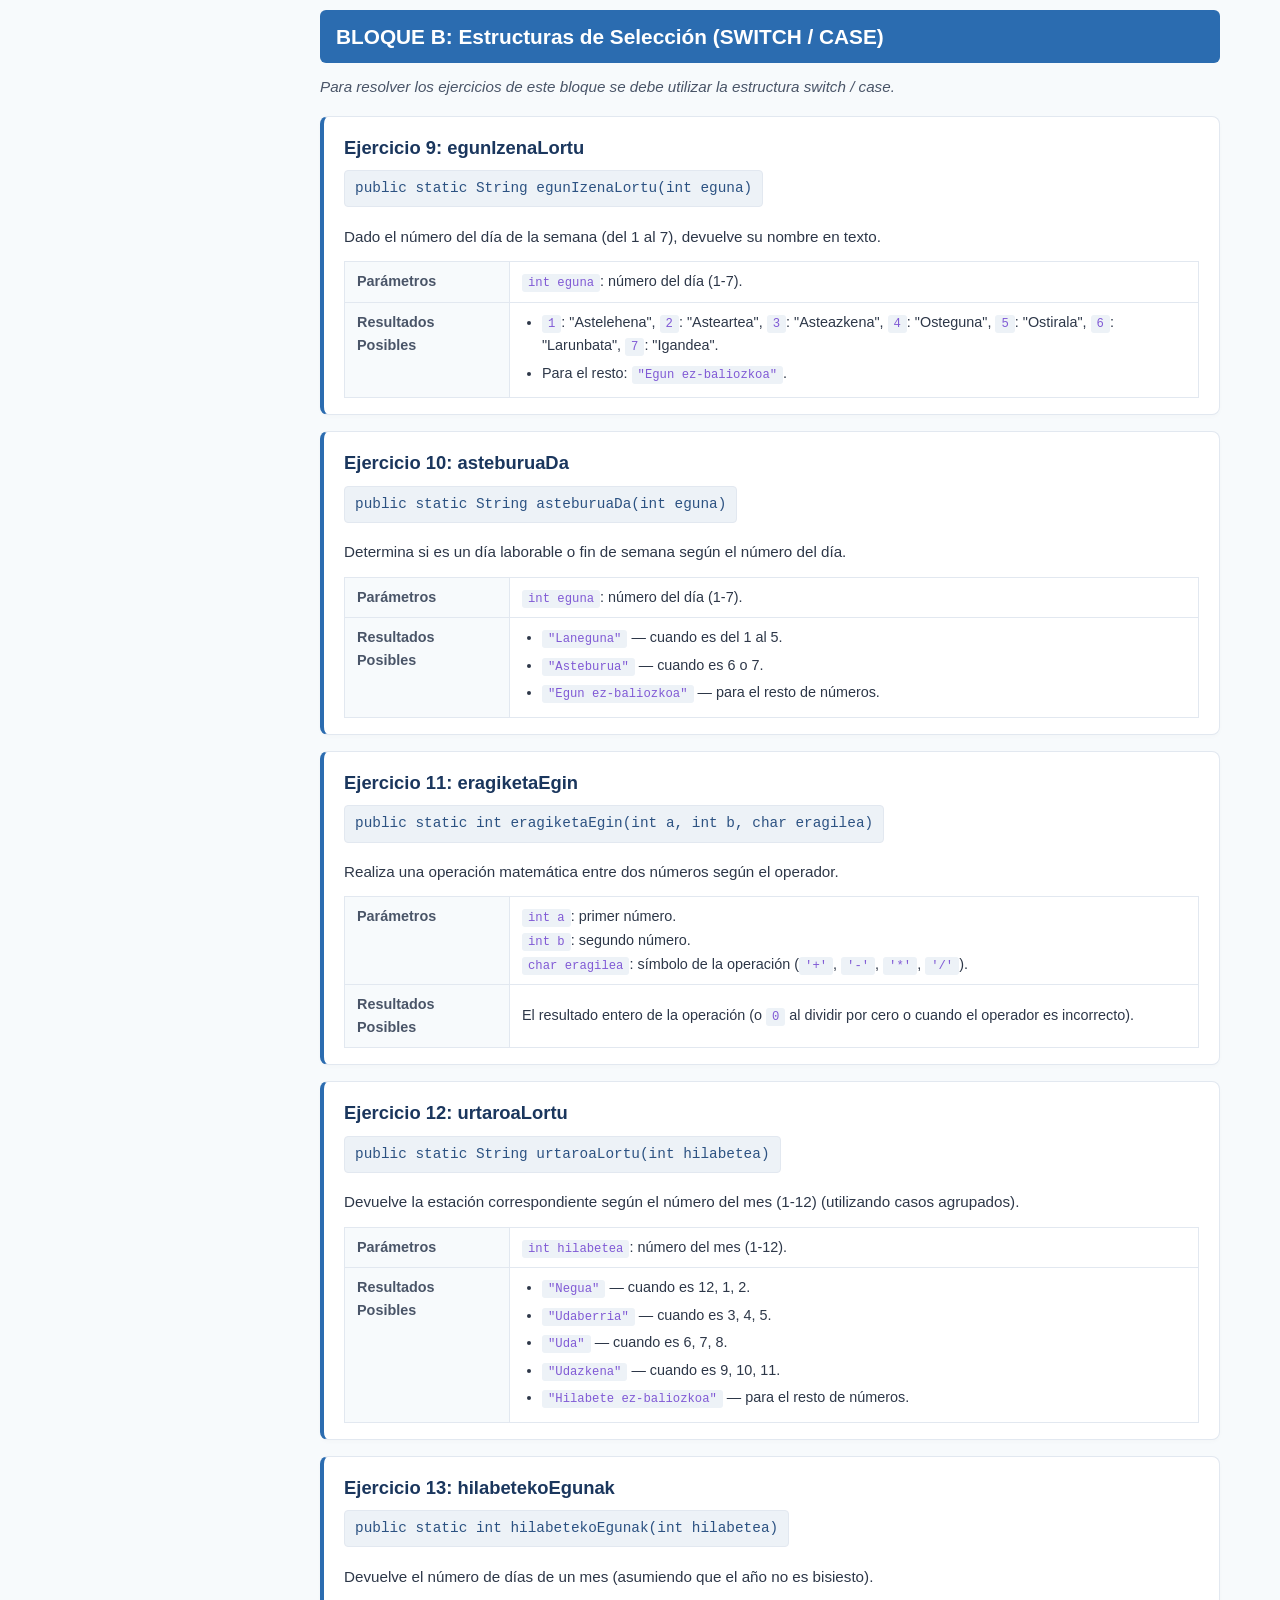
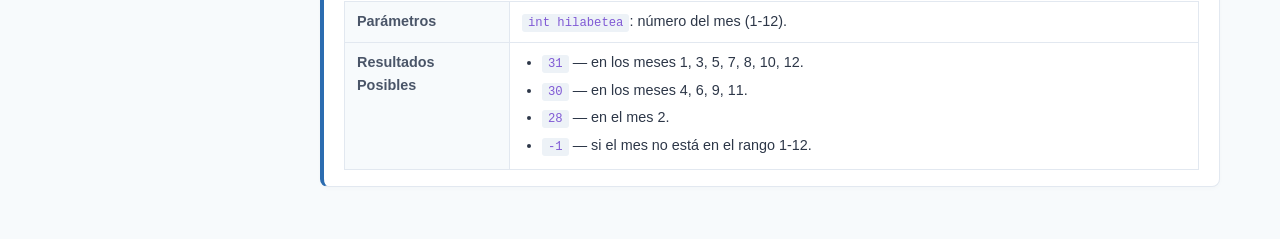
<file: es/estructuras_control.html>
<!DOCTYPE html>
<html lang="es">
<head>
    <meta charset="UTF-8">
    <meta name="viewport" content="width=device-width, initial-scale=1.0">
    <title>Ejercicios de Programación Java - Estructuras de Control</title>
    <link rel="stylesheet" href="../styles.css">
    <script src="../layout.js" defer></script>
</head>
<body>

    <div class="container">
        <div class="header-container">
            <div class="header-title">Ejercicios de Programación Java</div>
            <div class="header-subtitle">Estructuras de Control: condiciones (if/else) y selección (switch/case)</div>
            <div class="meta-info">
                <div><strong>Paquete:</strong> <span class="code-inline" style="color: #ffffff; background: #2b6cb0;">kontrolEgiturak</span></div>
                <div><strong>Clase:</strong> <span class="code-inline" style="color: #ffffff; background: #2b6cb0;">Ariketak</span></div>
            </div>
        </div>

        <div class="instructions-box">
            <div class="instructions-title">📋 Instrucciones</div>
            Completa la lógica de cada método en el archivo <span class="code-inline">Ariketak.java</span>, respetando las especificaciones descritas en los comentarios Javadoc de las cabeceras de los métodos. Todos los ejercicios son estáticos (<span class="code-inline">public static</span>) y deben devolver valores del tipo indicado.
            <div class="download-area"><a href="zips/estructuras_control.zip" class="download-btn" download> DESKARGATU </a></div>
        </div>

        <!-- BLOQUE A -->
        <div class="section-header">BLOQUE A: Estructuras Condicionales (IF / ELSE)</div>
        <div class="section-desc">Para resolver los ejercicios de este bloque se deben utilizar estructuras condicionales if, else y else if.</div>

        <!-- Ejercicio 1 -->
        <div class="exercise-card">
            <div class="exercise-header">Ejercicio 1: bikoitiaDaString</div>
            <div class="exercise-signature">public static String bikoitiaDaString(int zenbakia)</div>
            <div class="exercise-description">Determina si un número es par o impar mediante texto.</div>
            <table class="details-table">
                <tr>
                    <th>Parámetros <u>ENTRADAS</u></th>
                    <td><span class="code-inline">int zenbakia</span>: el número entero que se desea analizar.</td>
                </tr>
                <tr>
                    <th>Resultados Posibles</th>
                    <td>
                        <ul>
                            <li><span class="code-inline">"Bikoitia"</span> — cuando el número es par.</li>
                            <li><span class="code-inline">"Bakoitia"</span> — cuando el número es impar.</li>
                        </ul>
                    </td>
                </tr>
            </table>
        </div>

        <!-- Ejercicio 2 -->
        <div class="exercise-card">
            <div class="exercise-header">Ejercicio 2: bikoitiaDaBoolean</div>
            <div class="exercise-signature">public static boolean bikoitiaDa(int zenbakia)</div>
            <div class="exercise-description">Comprueba si un número es par o no mediante un valor booleano.</div>
            <table class="details-table">
                <tr>
                    <th>Parámetros</th>
                    <td><span class="code-inline">int zenbakia</span>: el número entero que se desea analizar.</td>
                </tr>
                <tr>
                    <th>Resultados Posibles</th>
                    <td>
                        <ul>
                            <li><span class="code-inline">true</span> — si el número es par.</li>
                            <li><span class="code-inline">false</span> — si el número es impar.</li>
                        </ul>
                    </td>
                </tr>
            </table>
        </div>

        <!-- Ejercicio 3 -->
        <div class="exercise-card">
            <div class="exercise-header">Ejercicio 3: zeinuZehaztu</div>
            <div class="exercise-signature">public static String zeinuZehaztu(int zenbakia)</div>
            <div class="exercise-description">Determina si un número es positivo, negativo o cero.</div>
            <table class="details-table">
                <tr>
                    <th>Parámetros</th>
                    <td><span class="code-inline">int zenbakia</span>: el número entero que se desea analizar.</td>
                </tr>
                <tr>
                    <th>Resultados Posibles</th>
                    <td>
                        <ul>
                            <li><span class="code-inline">"Positiboa"</span> — cuando <span class="code-inline">zenbakia &gt; 0</span>.</li>
                            <li><span class="code-inline">"Negatiboa"</span> — cuando <span class="code-inline">zenbakia &lt; 0</span>.</li>
                            <li><span class="code-inline">"Zero"</span> — cuando <span class="code-inline">zenbakia == 0</span>.</li>
                        </ul>
                    </td>
                </tr>
            </table>
        </div>

        <!-- Ejercicio 4 -->
        <div class="exercise-card">
            <div class="exercise-header">Ejercicio 4: notaSailkatu</div>
            <div class="exercise-signature">public static String notaSailkatu(double nota)</div>
            <div class="exercise-description">Devuelve el texto de calificación según una nota numérica.</div>
            <table class="details-table">
                <tr>
                    <th>Parámetros</th>
                    <td><span class="code-inline">double nota</span>: la nota del alumno.</td>
                </tr>
                <tr>
                    <th>Resultados Posibles</th>
                    <td>
                        <ul>
                            <li><span class="code-inline">"Bikaina"</span> — cuando <span class="code-inline">nota &gt;= 9.0</span>.</li>
                            <li><span class="code-inline">"Oso ongi"</span> — cuando <span class="code-inline">nota &gt;= 7.0</span> y <span class="code-inline">&lt; 9.0</span>.</li>
                            <li><span class="code-inline">"Nahikoa"</span> — cuando <span class="code-inline">nota &gt;= 5.0</span> y <span class="code-inline">&lt; 7.0</span>.</li>
                            <li><span class="code-inline">"Gutxi"</span> — cuando <span class="code-inline">nota &gt;= 0.0</span> y <span class="code-inline">&lt; 5.0</span>.</li>
                            <li><span class="code-inline">"Nota ez-baliozkoa"</span> — cuando <span class="code-inline">nota &lt; 0.0</span> o <span class="code-inline">nota &gt; 10.0</span>.</li>
                        </ul>
                    </td>
                </tr>
            </table>
        </div>

        <!-- Ejercicio 5 -->
        <div class="exercise-card">
            <div class="exercise-header">Ejercicio 5: handienaZehaztu</div>
            <div class="exercise-signature">public static int handienaZehaztu(int a, int b)</div>
            <div class="exercise-description">Devuelve cuál es el mayor entre dos números.</div>
            <table class="details-table">
                <tr>
                    <th>Parámetros</th>
                    <td><span class="code-inline">int a</span>: primer número entero.<br><span class="code-inline">int b</span>: segundo número entero.</td>
                </tr>
                <tr>
                    <th>Resultados Posibles</th>
                    <td>El mayor de los dos números (si son iguales, cualquiera).</td>
                </tr>
            </table>
        </div>

        <!-- Ejercicio 6 -->
        <div class="exercise-card">
            <div class="exercise-header">Ejercicio 6: adinKategoriaSailkatu</div>
            <div class="exercise-signature">public static String adinKategoriaSailkatu(int adina)</div>
            <div class="exercise-description">Determina la categoría de una persona según su edad.</div>
            <table class="details-table">
                <tr>
                    <th>Parámetros</th>
                    <td><span class="code-inline">int adina</span>: edad de la persona en años.</td>
                </tr>
                <tr>
                    <th>Resultados Posibles</th>
                    <td>
                        <ul>
                            <li><span class="code-inline">"Adingabea"</span> — cuando <span class="code-inline">adina &lt; 18</span>.</li>
                            <li><span class="code-inline">"Heldua"</span> — cuando <span class="code-inline">adina &gt;= 18</span> y <span class="code-inline">&lt; 65</span>.</li>
                            <li><span class="code-inline">"Adinekoa"</span> — cuando <span class="code-inline">adina &gt;= 65</span>.</li>
                            <li><span class="code-inline">"Adin ez-baliozkoa"</span> — cuando <span class="code-inline">adina &lt; 0</span>.</li>
                        </ul>
                    </td>
                </tr>
            </table>
        </div>

        <!-- Ejercicio 7 -->
        <div class="exercise-card">
            <div class="exercise-header">Ejercicio 7: deskontuaKalkulatu</div>
            <div class="exercise-signature">public static double deskontuaKalkulatu(double prezioa, boolean bazkideaDa, int adina)</div>
            <div class="exercise-description">Calcula el precio final aplicando un descuento. Los menores de edad (20%) y los socios adultos (10%) tienen descuento.</div>
            <table class="details-table">
                <tr>
                    <th>Parámetros</th>
                    <td>
                        <span class="code-inline">double prezioa</span>: precio original.<br>
                        <span class="code-inline">boolean bazkideaDa</span>: indica si la persona es socia.<br>
                        <span class="code-inline">int adina</span>: edad de la persona en años.
                    </td>
                </tr>
                <tr>
                    <th>Resultados Posibles</th>
                    <td>El nuevo precio tras aplicar el descuento (de tipo <span class="code-inline">double</span>).</td>
                </tr>
            </table>
        </div>

        <!-- Ejercicio 8 -->
        <div class="exercise-card">
            <div class="exercise-header">Ejercicio 8: urteaBisestuaDa</div>
            <div class="exercise-signature">public static boolean urteaBisestuaDa(int urtea)</div>
            <div class="exercise-description">Comprueba si un año es bisiesto o no. (Un año es bisiesto si es divisible por 4 y no por 100, o si es divisible por 400).</div>
            <table class="details-table">
                <tr>
                    <th>Parámetros</th>
                    <td><span class="code-inline">int urtea</span>: el año que se desea analizar.</td>
                </tr>
                <tr>
                    <th>Resultados Posibles</th>
                    <td>
                        <ul>
                            <li><span class="code-inline">true</span> — si el año es bisiesto.</li>
                            <li><span class="code-inline">false</span> — si el año no es bisiesto.</li>
                        </ul>
                    </td>
                </tr>
            </table>
        </div>

        <!-- BLOQUE B -->
        <div class="section-header">BLOQUE B: Estructuras de Selección (SWITCH / CASE)</div>
        <div class="section-desc">Para resolver los ejercicios de este bloque se debe utilizar la estructura switch / case.</div>

        <!-- Ejercicio 9 -->
        <div class="exercise-card">
            <div class="exercise-header">Ejercicio 9: egunIzenaLortu</div>
            <div class="exercise-signature">public static String egunIzenaLortu(int eguna)</div>
            <div class="exercise-description">Dado el número del día de la semana (del 1 al 7), devuelve su nombre en texto.</div>
            <table class="details-table">
                <tr>
                    <th>Parámetros</th>
                    <td><span class="code-inline">int eguna</span>: número del día (1-7).</td>
                </tr>
                <tr>
                    <th>Resultados Posibles</th>
                    <td>
                        <ul>
                            <li><span class="code-inline">1</span>: "Astelehena", <span class="code-inline">2</span>: "Asteartea", <span class="code-inline">3</span>: "Asteazkena", <span class="code-inline">4</span>: "Osteguna", <span class="code-inline">5</span>: "Ostirala", <span class="code-inline">6</span>: "Larunbata", <span class="code-inline">7</span>: "Igandea".</li>
                            <li>Para el resto: <span class="code-inline">"Egun ez-baliozkoa"</span>.</li>
                        </ul>
                    </td>
                </tr>
            </table>
        </div>

        <!-- Ejercicio 10 -->
        <div class="exercise-card">
            <div class="exercise-header">Ejercicio 10: asteburuaDa</div>
            <div class="exercise-signature">public static String asteburuaDa(int eguna)</div>
            <div class="exercise-description">Determina si es un día laborable o fin de semana según el número del día.</div>
            <table class="details-table">
                <tr>
                    <th>Parámetros</th>
                    <td><span class="code-inline">int eguna</span>: número del día (1-7).</td>
                </tr>
                <tr>
                    <th>Resultados Posibles</th>
                    <td>
                        <ul>
                            <li><span class="code-inline">"Laneguna"</span> — cuando es del 1 al 5.</li>
                            <li><span class="code-inline">"Asteburua"</span> — cuando es 6 o 7.</li>
                            <li><span class="code-inline">"Egun ez-baliozkoa"</span> — para el resto de números.</li>
                        </ul>
                    </td>
                </tr>
            </table>
        </div>

        <!-- Ejercicio 11 -->
        <div class="exercise-card">
            <div class="exercise-header">Ejercicio 11: eragiketaEgin</div>
            <div class="exercise-signature">public static int eragiketaEgin(int a, int b, char eragilea)</div>
            <div class="exercise-description">Realiza una operación matemática entre dos números según el operador.</div>
            <table class="details-table">
                <tr>
                    <th>Parámetros</th>
                    <td>
                        <span class="code-inline">int a</span>: primer número.<br>
                        <span class="code-inline">int b</span>: segundo número.<br>
                        <span class="code-inline">char eragilea</span>: símbolo de la operación (<span class="code-inline">'+'</span>, <span class="code-inline">'-'</span>, <span class="code-inline">'*'</span>, <span class="code-inline">'/'</span>).
                    </td>
                </tr>
                <tr>
                    <th>Resultados Posibles</th>
                    <td>El resultado entero de la operación (o <span class="code-inline">0</span> al dividir por cero o cuando el operador es incorrecto).</td>
                </tr>
            </table>
        </div>

        <!-- Ejercicio 12 -->
        <div class="exercise-card">
            <div class="exercise-header">Ejercicio 12: urtaroaLortu</div>
            <div class="exercise-signature">public static String urtaroaLortu(int hilabetea)</div>
            <div class="exercise-description">Devuelve la estación correspondiente según el número del mes (1-12) (utilizando casos agrupados).</div>
            <table class="details-table">
                <tr>
                    <th>Parámetros</th>
                    <td><span class="code-inline">int hilabetea</span>: número del mes (1-12).</td>
                </tr>
                <tr>
                    <th>Resultados Posibles</th>
                    <td>
                        <ul>
                            <li><span class="code-inline">"Negua"</span> — cuando es 12, 1, 2.</li>
                            <li><span class="code-inline">"Udaberria"</span> — cuando es 3, 4, 5.</li>
                            <li><span class="code-inline">"Uda"</span> — cuando es 6, 7, 8.</li>
                            <li><span class="code-inline">"Udazkena"</span> — cuando es 9, 10, 11.</li>
                            <li><span class="code-inline">"Hilabete ez-baliozkoa"</span> — para el resto de números.</li>
                        </ul>
                    </td>
                </tr>
            </table>
        </div>

        <!-- Ejercicio 13 -->
        <div class="exercise-card">
            <div class="exercise-header">Ejercicio 13: hilabetekoEgunak</div>
            <div class="exercise-signature">public static int hilabetekoEgunak(int hilabetea)</div>
            <div class="exercise-description">Devuelve el número de días de un mes (asumiendo que el año no es bisiesto).</div>
            <table class="details-table">
                <tr>
                    <th>Parámetros</th>
                    <td><span class="code-inline">int hilabetea</span>: número del mes (1-12).</td>
                </tr>
                <tr>
                    <th>Resultados Posibles</th>
                    <td>
                        <ul>
                            <li><span class="code-inline">31</span> — en los meses 1, 3, 5, 7, 8, 10, 12.</li>
                            <li><span class="code-inline">30</span> — en los meses 4, 6, 9, 11.</li>
                            <li><span class="code-inline">28</span> — en el mes 2.</li>
                            <li><span class="code-inline">-1</span> — si el mes no está en el rango 1-12.</li>
                        </ul>
                    </td>
                </tr>
            </table>
        </div>
    </div>

</body>
</html>
</file>
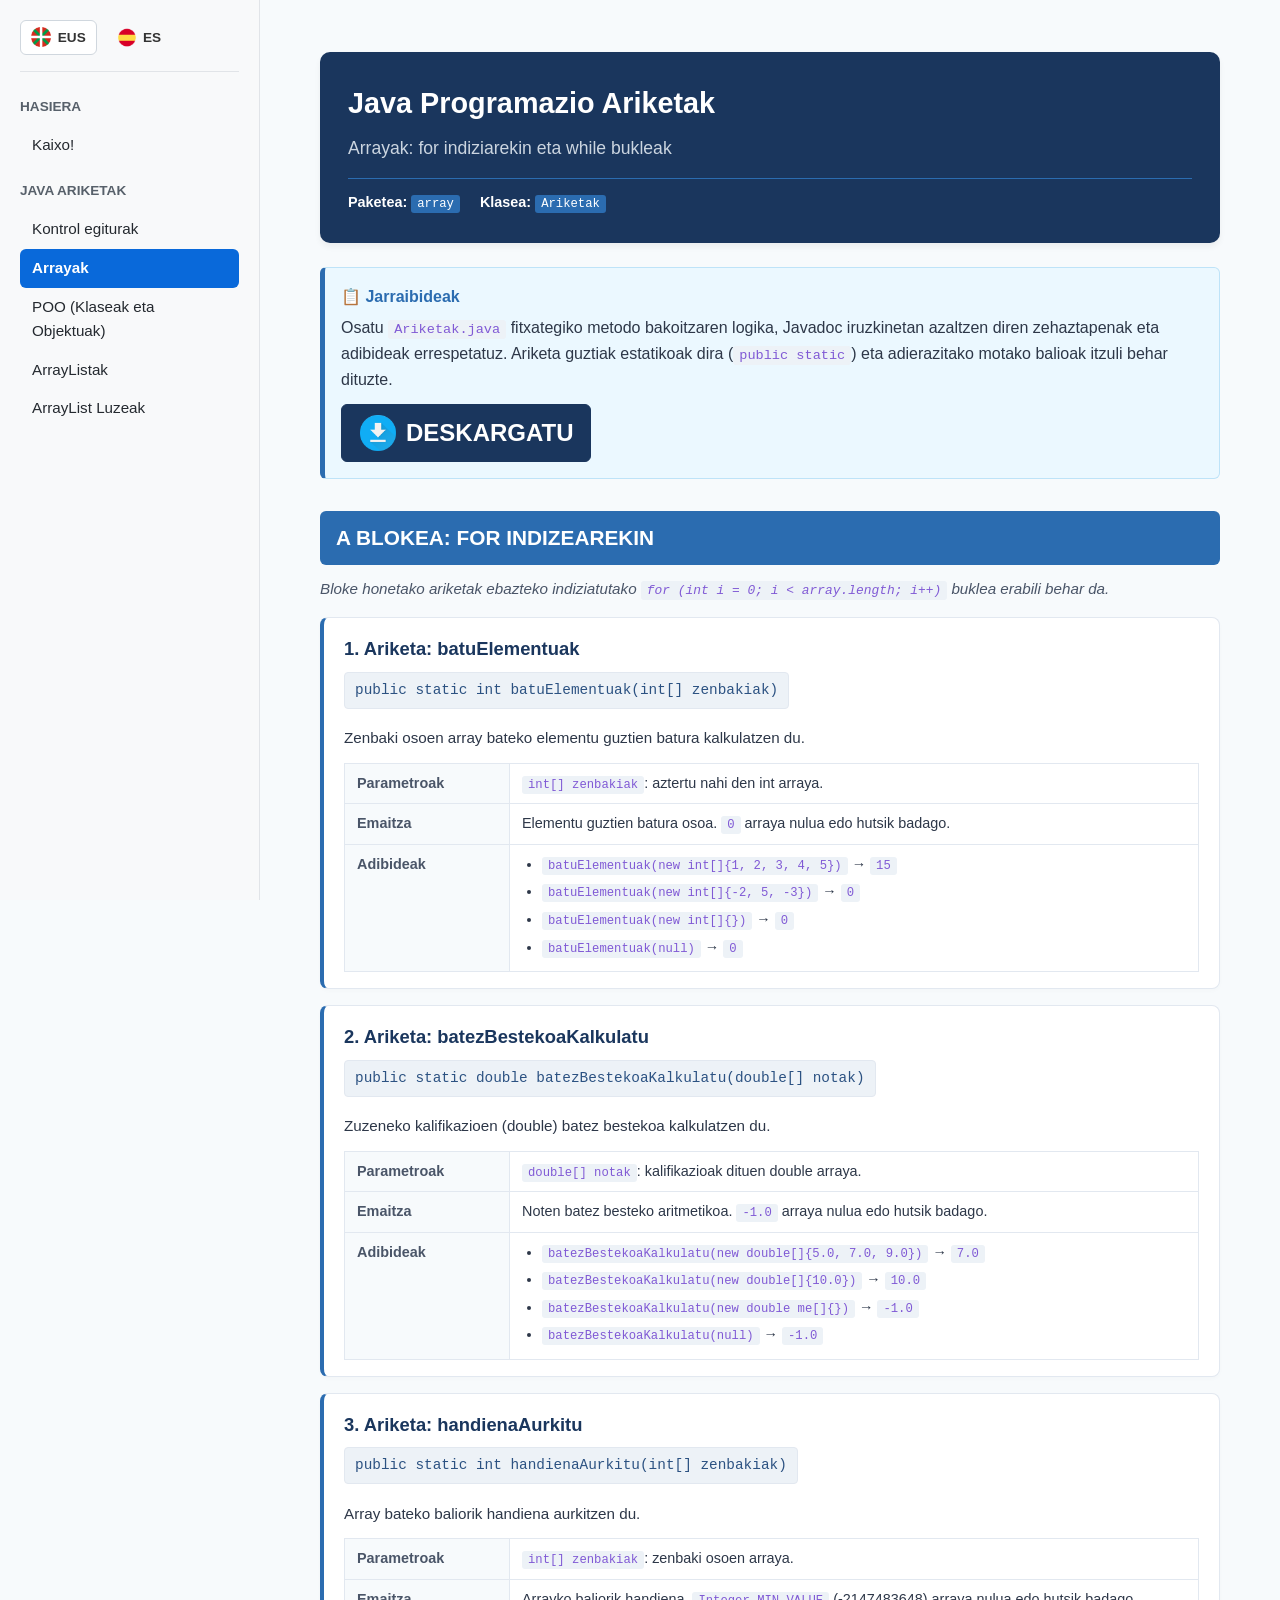
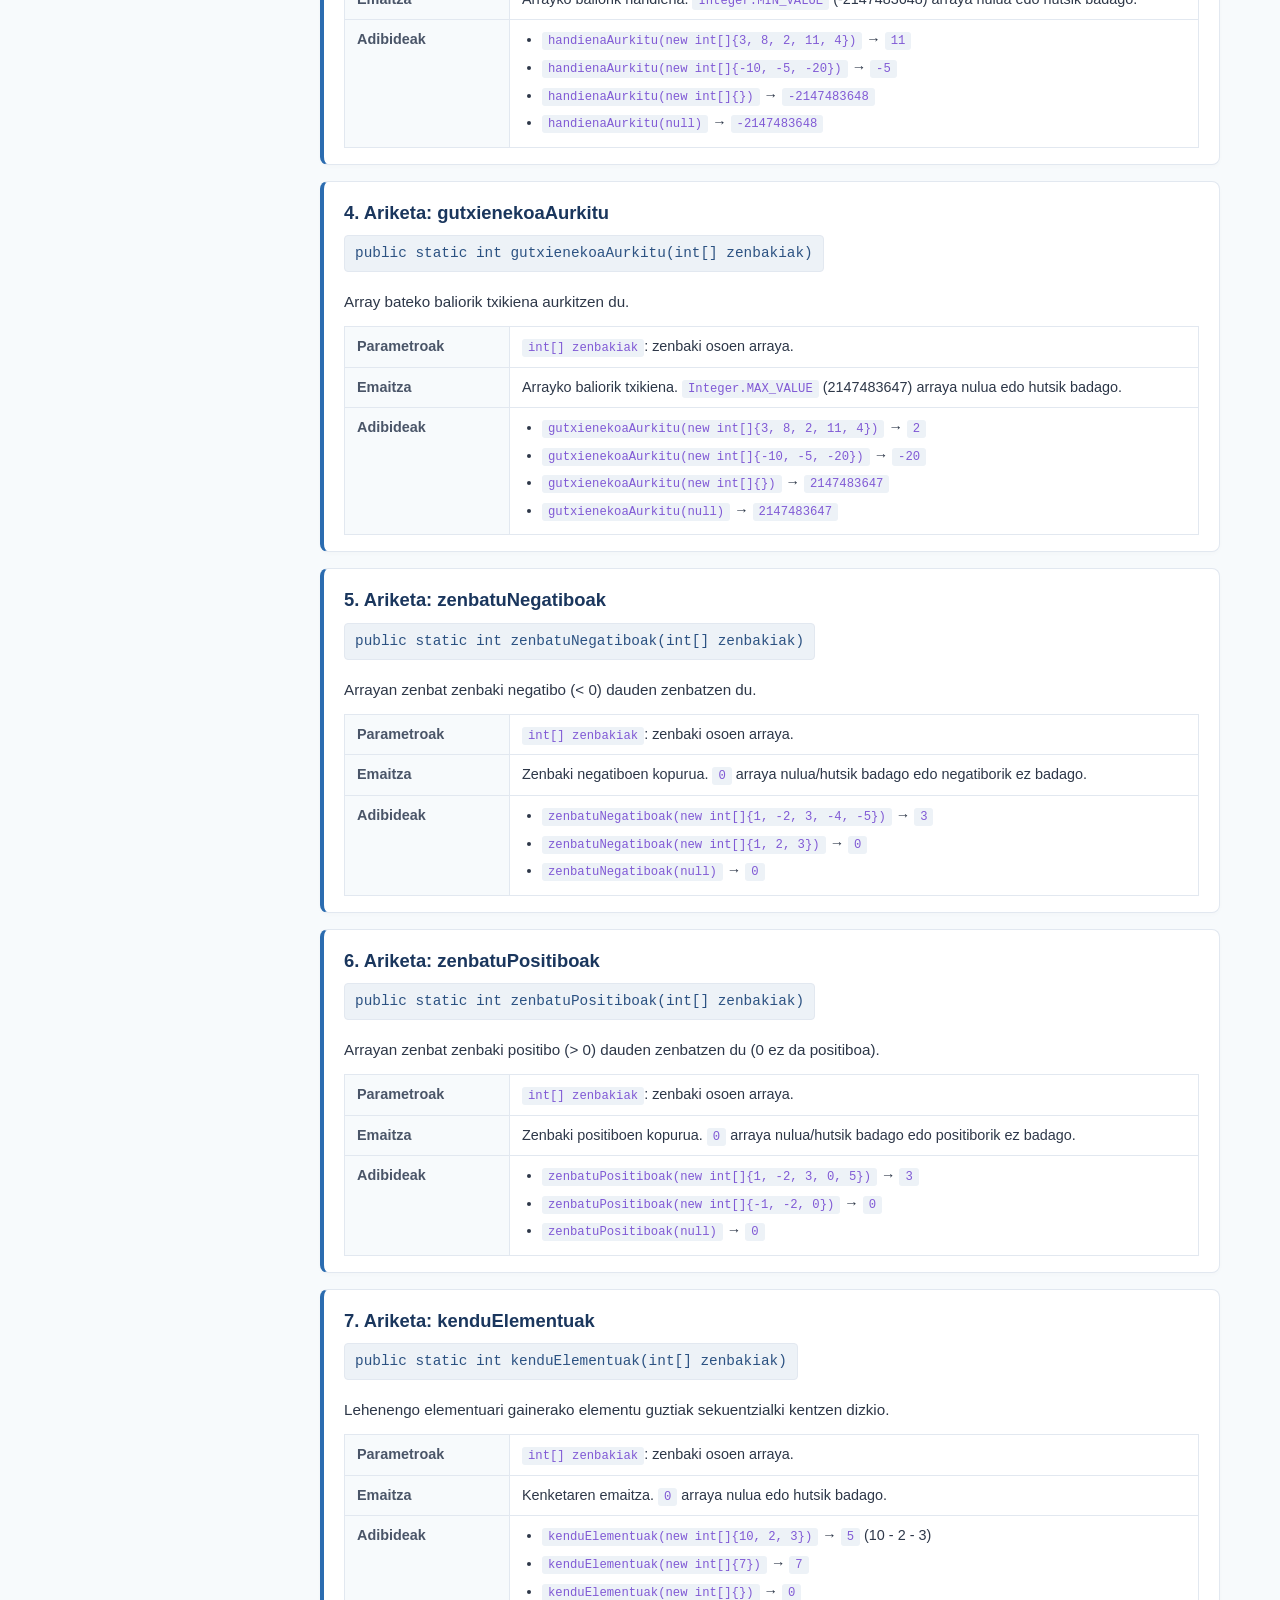
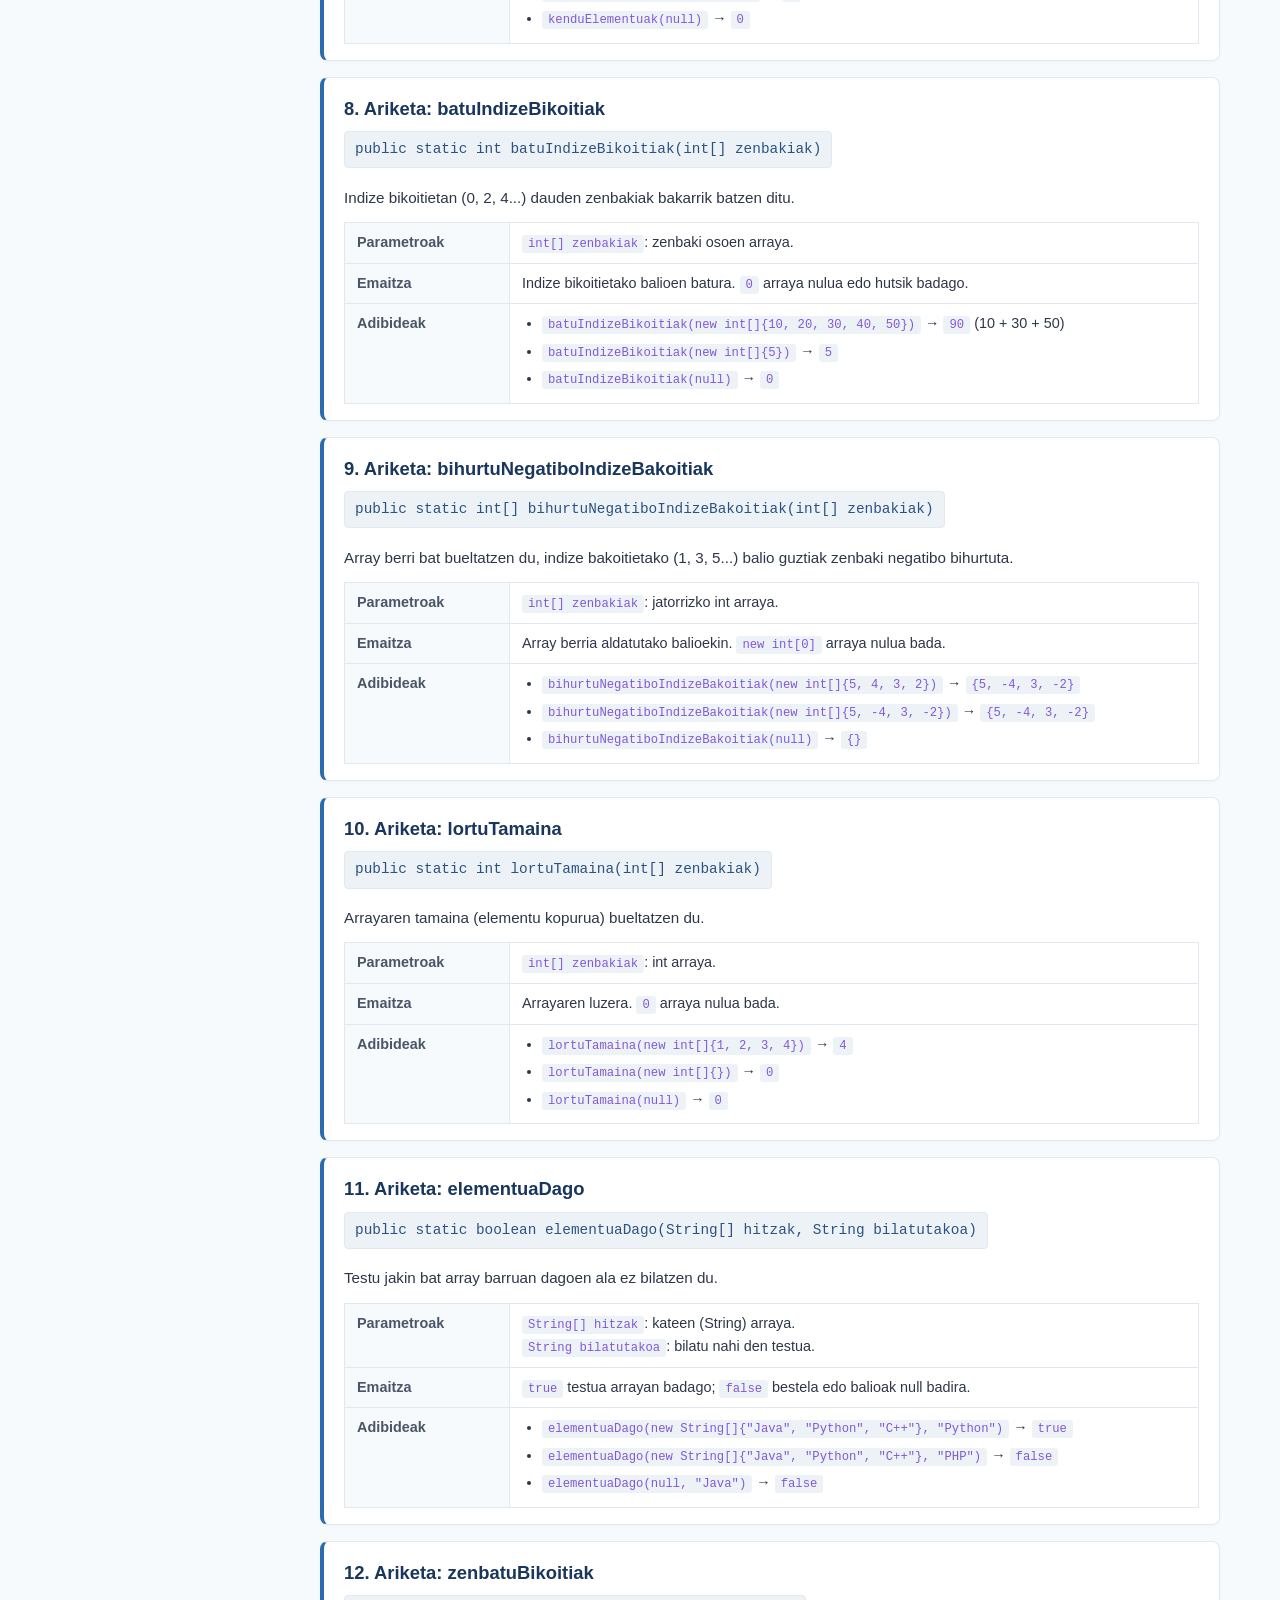
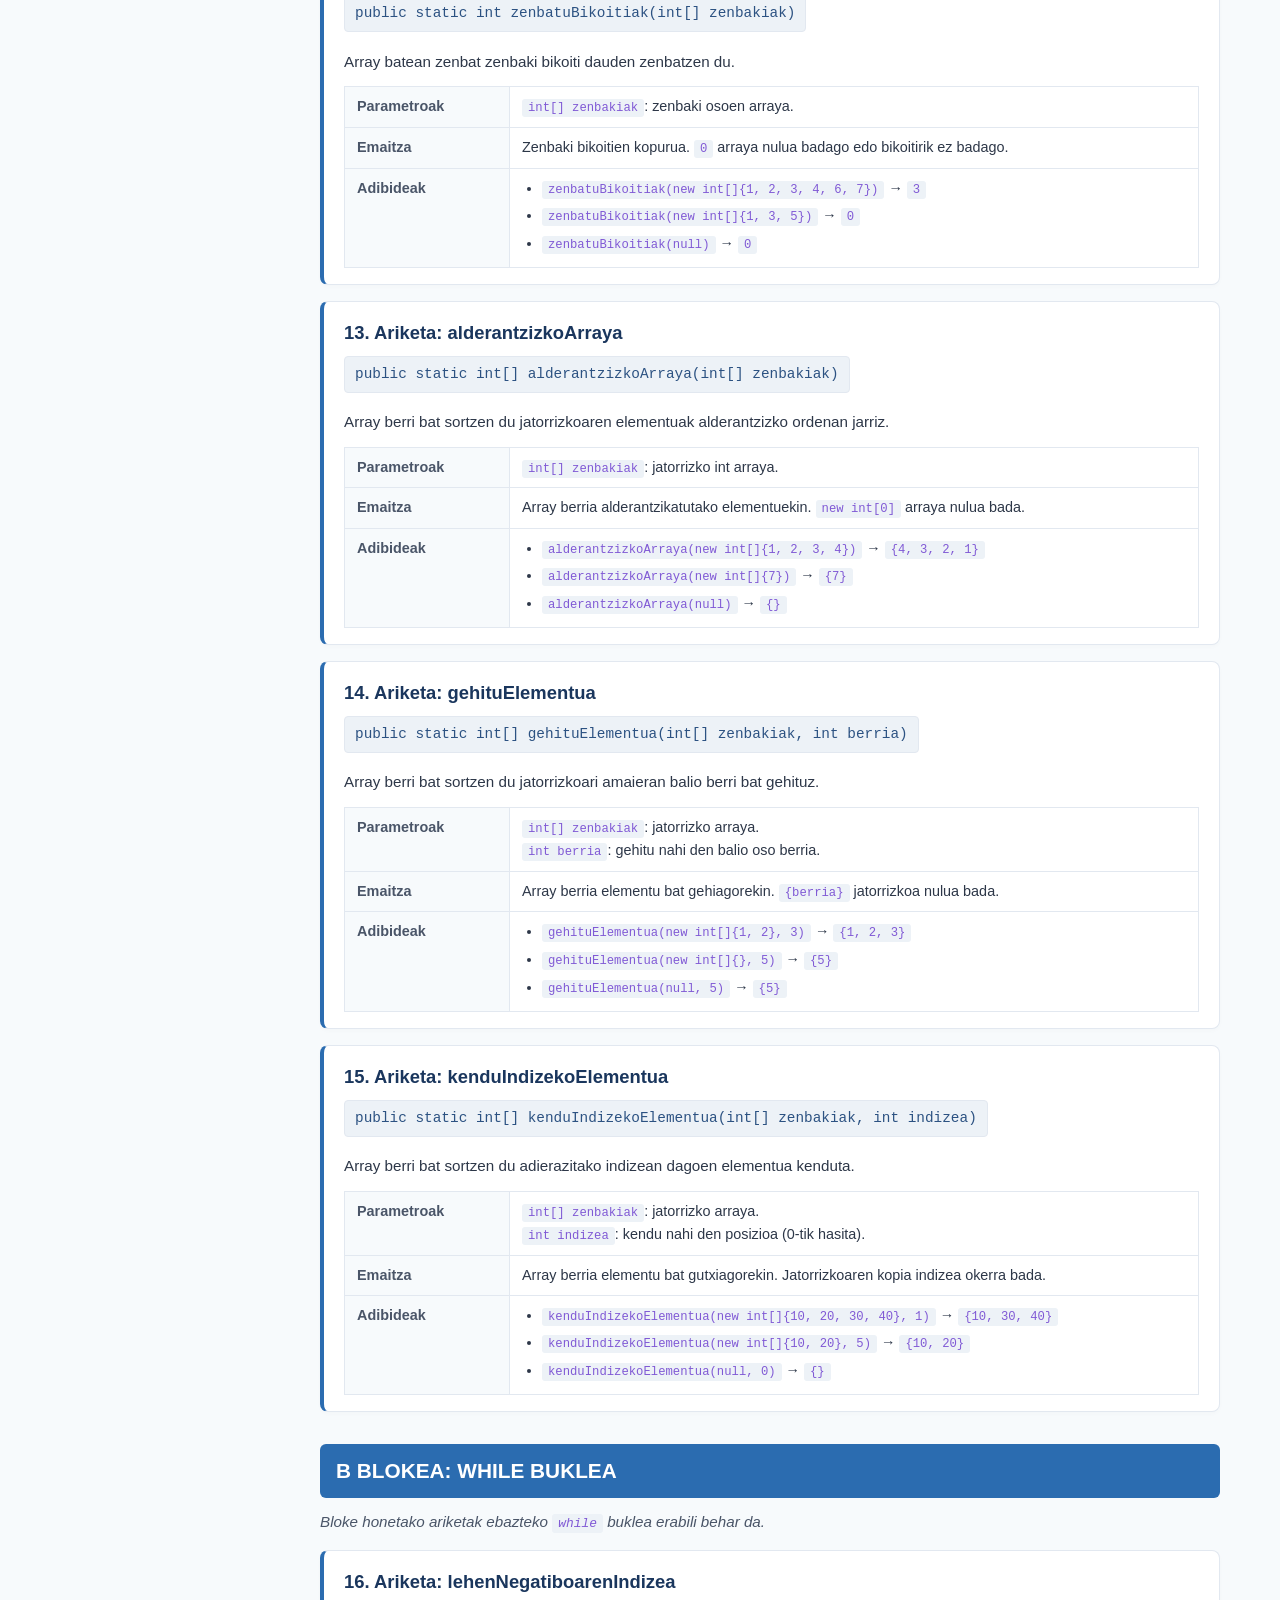
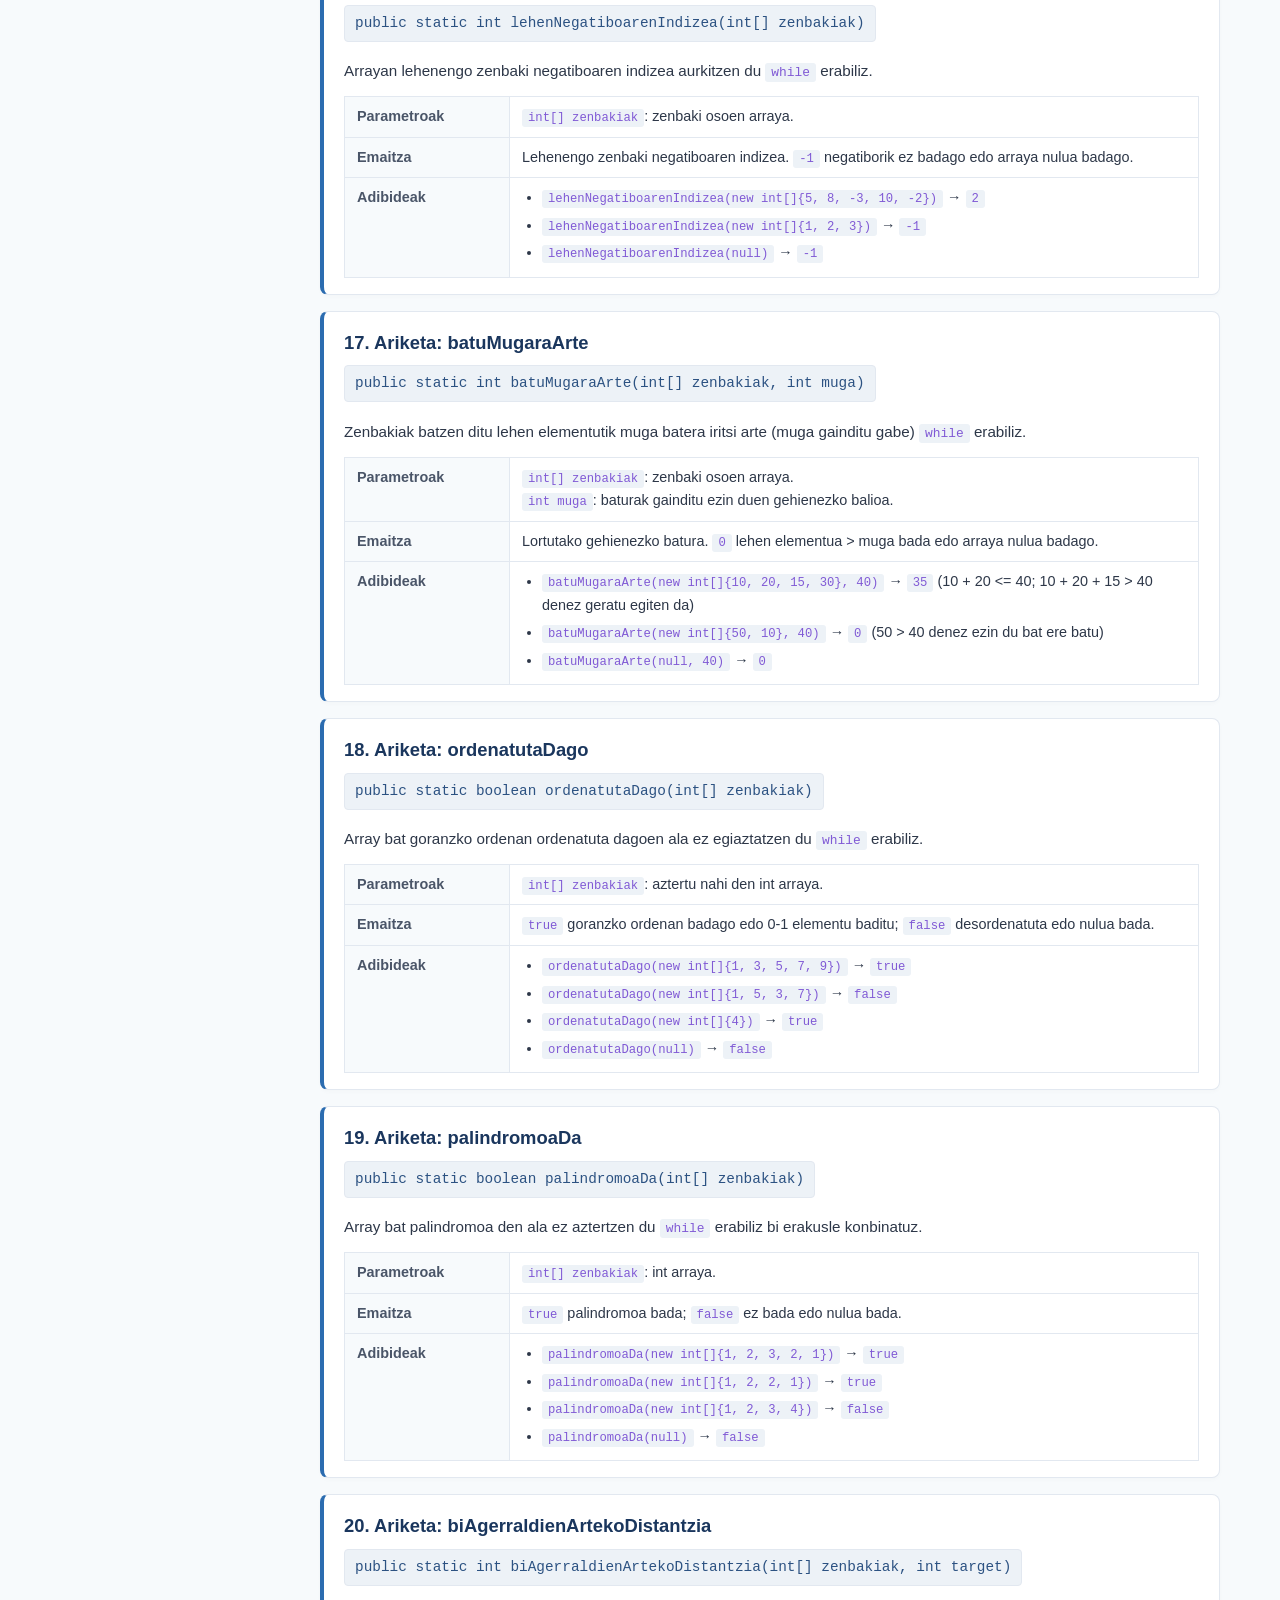
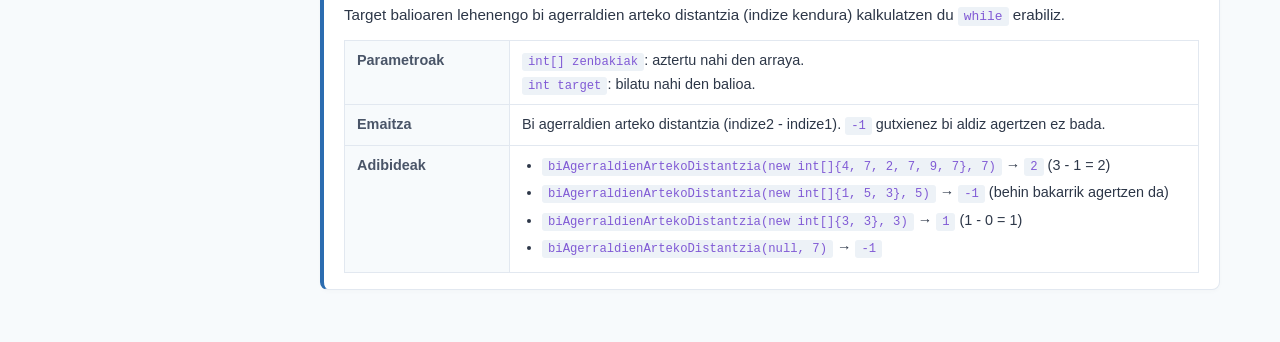
<file: eus/array.html>
<!DOCTYPE html>
<html lang="eu">
<head>
    <meta charset="UTF-8">
    <meta name="viewport" content="width=device-width, initial-scale=1.0">
    <title>Java Programazio Ariketak - Arrayak</title>
    <link rel="stylesheet" href="../styles.css">
    <script src="../layout.js" defer></script>
</head>
<body>

    <div class="container">
        <div class="header-container">
            <div class="header-title">Java Programazio Ariketak</div>
            <div class="header-subtitle">Arrayak: for indiziarekin eta while bukleak</div>
            <div class="meta-info">
                <div><strong>Paketea:</strong> <span class="code-inline" style="color: #ffffff; background: #2b6cb0;">array</span></div>
                <div><strong>Klasea:</strong> <span class="code-inline" style="color: #ffffff; background: #2b6cb0;">Ariketak</span></div>
            </div>
        </div>

        <div class="instructions-box">
            <div class="instructions-title">📋 Jarraibideak</div>
            Osatu <span class="code-inline">Ariketak.java</span> fitxategiko metodo bakoitzaren logika, Javadoc iruzkinetan azaltzen diren zehaztapenak eta adibideak errespetatuz. Ariketa guztiak estatikoak dira (<span class="code-inline">public static</span>) eta adierazitako motako balioak itzuli behar dituzte.
            <div class="download-area"><a href="zips/array.zip" class="download-btn" download> DESKARGATU </a></div>
        </div>

        <!-- A BLOKEA -->
        <div class="section-header">A BLOKEA: FOR INDIZEAREKIN</div>
        <div class="section-desc">Bloke honetako ariketak ebazteko indiziatutako <span class="code-inline">for (int i = 0; i &lt; array.length; i++)</span> buklea erabili behar da.</div>

        <!-- Ariketa 1 -->
        <div class="exercise-card">
            <div class="exercise-header">1. Ariketa: batuElementuak</div>
            <div class="exercise-signature">public static int batuElementuak(int[] zenbakiak)</div>
            <div class="exercise-description">Zenbaki osoen array bateko elementu guztien batura kalkulatzen du.</div>
            <table class="details-table">
                <tr>
                    <th>Parametroak</th>
                    <td><span class="code-inline">int[] zenbakiak</span>: aztertu nahi den int arraya.</td>
                </tr>
                <tr>
                    <th>Emaitza</th>
                    <td>Elementu guztien batura osoa. <span class="code-inline">0</span> arraya nulua edo hutsik badago.</td>
                </tr>
                <tr>
                    <th>Adibideak</th>
                    <td>
                        <ul>
                            <li><span class="code-inline">batuElementuak(new int[]{1, 2, 3, 4, 5})</span> &rarr; <span class="code-inline">15</span></li>
                            <li><span class="code-inline">batuElementuak(new int[]{-2, 5, -3})</span> &rarr; <span class="code-inline">0</span></li>
                            <li><span class="code-inline">batuElementuak(new int[]{})</span> &rarr; <span class="code-inline">0</span></li>
                            <li><span class="code-inline">batuElementuak(null)</span> &rarr; <span class="code-inline">0</span></li>
                        </ul>
                    </td>
                </tr>
            </table>
        </div>

        <!-- Ariketa 2 -->
        <div class="exercise-card">
            <div class="exercise-header">2. Ariketa: batezBestekoaKalkulatu</div>
            <div class="exercise-signature">public static double batezBestekoaKalkulatu(double[] notak)</div>
            <div class="exercise-description">Zuzeneko kalifikazioen (double) batez bestekoa kalkulatzen du.</div>
            <table class="details-table">
                <tr>
                    <th>Parametroak</th>
                    <td><span class="code-inline">double[] notak</span>: kalifikazioak dituen double arraya.</td>
                </tr>
                <tr>
                    <th>Emaitza</th>
                    <td>Noten batez besteko aritmetikoa. <span class="code-inline">-1.0</span> arraya nulua edo hutsik badago.</td>
                </tr>
                <tr>
                    <th>Adibideak</th>
                    <td>
                        <ul>
                            <li><span class="code-inline">batezBestekoaKalkulatu(new double[]{5.0, 7.0, 9.0})</span> &rarr; <span class="code-inline">7.0</span></li>
                            <li><span class="code-inline">batezBestekoaKalkulatu(new double[]{10.0})</span> &rarr; <span class="code-inline">10.0</span></li>
                            <li><span class="code-inline">batezBestekoaKalkulatu(new double me[]{})</span> &rarr; <span class="code-inline">-1.0</span></li>
                            <li><span class="code-inline">batezBestekoaKalkulatu(null)</span> &rarr; <span class="code-inline">-1.0</span></li>
                        </ul>
                    </td>
                </tr>
            </table>
        </div>

        <!-- Ariketa 3 -->
        <div class="exercise-card">
            <div class="exercise-header">3. Ariketa: handienaAurkitu</div>
            <div class="exercise-signature">public static int handienaAurkitu(int[] zenbakiak)</div>
            <div class="exercise-description">Array bateko baliorik handiena aurkitzen du.</div>
            <table class="details-table">
                <tr>
                    <th>Parametroak</th>
                    <td><span class="code-inline">int[] zenbakiak</span>: zenbaki osoen arraya.</td>
                </tr>
                <tr>
                    <th>Emaitza</th>
                    <td>Arrayko baliorik handiena. <span class="code-inline">Integer.MIN_VALUE</span> (-2147483648) arraya nulua edo hutsik badago.</td>
                </tr>
                <tr>
                    <th>Adibideak</th>
                    <td>
                        <ul>
                            <li><span class="code-inline">handienaAurkitu(new int[]{3, 8, 2, 11, 4})</span> &rarr; <span class="code-inline">11</span></li>
                            <li><span class="code-inline">handienaAurkitu(new int[]{-10, -5, -20})</span> &rarr; <span class="code-inline">-5</span></li>
                            <li><span class="code-inline">handienaAurkitu(new int[]{})</span> &rarr; <span class="code-inline">-2147483648</span></li>
                            <li><span class="code-inline">handienaAurkitu(null)</span> &rarr; <span class="code-inline">-2147483648</span></li>
                        </ul>
                    </td>
                </tr>
            </table>
        </div>

        <!-- Ariketa 4 -->
        <div class="exercise-card">
            <div class="exercise-header">4. Ariketa: gutxienekoaAurkitu</div>
            <div class="exercise-signature">public static int gutxienekoaAurkitu(int[] zenbakiak)</div>
            <div class="exercise-description">Array bateko baliorik txikiena aurkitzen du.</div>
            <table class="details-table">
                <tr>
                    <th>Parametroak</th>
                    <td><span class="code-inline">int[] zenbakiak</span>: zenbaki osoen arraya.</td>
                </tr>
                <tr>
                    <th>Emaitza</th>
                    <td>Arrayko baliorik txikiena. <span class="code-inline">Integer.MAX_VALUE</span> (2147483647) arraya nulua edo hutsik badago.</td>
                </tr>
                <tr>
                    <th>Adibideak</th>
                    <td>
                        <ul>
                            <li><span class="code-inline">gutxienekoaAurkitu(new int[]{3, 8, 2, 11, 4})</span> &rarr; <span class="code-inline">2</span></li>
                            <li><span class="code-inline">gutxienekoaAurkitu(new int[]{-10, -5, -20})</span> &rarr; <span class="code-inline">-20</span></li>
                            <li><span class="code-inline">gutxienekoaAurkitu(new int[]{})</span> &rarr; <span class="code-inline">2147483647</span></li>
                            <li><span class="code-inline">gutxienekoaAurkitu(null)</span> &rarr; <span class="code-inline">2147483647</span></li>
                        </ul>
                    </td>
                </tr>
            </table>
        </div>

        <!-- Ariketa 5 -->
        <div class="exercise-card">
            <div class="exercise-header">5. Ariketa: zenbatuNegatiboak</div>
            <div class="exercise-signature">public static int zenbatuNegatiboak(int[] zenbakiak)</div>
            <div class="exercise-description">Arrayan zenbat zenbaki negatibo (&lt; 0) dauden zenbatzen du.</div>
            <table class="details-table">
                <tr>
                    <th>Parametroak</th>
                    <td><span class="code-inline">int[] zenbakiak</span>: zenbaki osoen arraya.</td>
                </tr>
                <tr>
                    <th>Emaitza</th>
                    <td>Zenbaki negatiboen kopurua. <span class="code-inline">0</span> arraya nulua/hutsik badago edo negatiborik ez badago.</td>
                </tr>
                <tr>
                    <th>Adibideak</th>
                    <td>
                        <ul>
                            <li><span class="code-inline">zenbatuNegatiboak(new int[]{1, -2, 3, -4, -5})</span> &rarr; <span class="code-inline">3</span></li>
                            <li><span class="code-inline">zenbatuNegatiboak(new int[]{1, 2, 3})</span> &rarr; <span class="code-inline">0</span></li>
                            <li><span class="code-inline">zenbatuNegatiboak(null)</span> &rarr; <span class="code-inline">0</span></li>
                        </ul>
                    </td>
                </tr>
            </table>
        </div>

        <!-- Ariketa 6 -->
        <div class="exercise-card">
            <div class="exercise-header">6. Ariketa: zenbatuPositiboak</div>
            <div class="exercise-signature">public static int zenbatuPositiboak(int[] zenbakiak)</div>
            <div class="exercise-description">Arrayan zenbat zenbaki positibo (&gt; 0) dauden zenbatzen du (0 ez da positiboa).</div>
            <table class="details-table">
                <tr>
                    <th>Parametroak</th>
                    <td><span class="code-inline">int[] zenbakiak</span>: zenbaki osoen arraya.</td>
                </tr>
                <tr>
                    <th>Emaitza</th>
                    <td>Zenbaki positiboen kopurua. <span class="code-inline">0</span> arraya nulua/hutsik badago edo positiborik ez badago.</td>
                </tr>
                <tr>
                    <th>Adibideak</th>
                    <td>
                        <ul>
                            <li><span class="code-inline">zenbatuPositiboak(new int[]{1, -2, 3, 0, 5})</span> &rarr; <span class="code-inline">3</span></li>
                            <li><span class="code-inline">zenbatuPositiboak(new int[]{-1, -2, 0})</span> &rarr; <span class="code-inline">0</span></li>
                            <li><span class="code-inline">zenbatuPositiboak(null)</span> &rarr; <span class="code-inline">0</span></li>
                        </ul>
                    </td>
                </tr>
            </table>
        </div>

        <!-- Ariketa 7 -->
        <div class="exercise-card">
            <div class="exercise-header">7. Ariketa: kenduElementuak</div>
            <div class="exercise-signature">public static int kenduElementuak(int[] zenbakiak)</div>
            <div class="exercise-description">Lehenengo elementuari gainerako elementu guztiak sekuentzialki kentzen dizkio.</div>
            <table class="details-table">
                <tr>
                    <th>Parametroak</th>
                    <td><span class="code-inline">int[] zenbakiak</span>: zenbaki osoen arraya.</td>
                </tr>
                <tr>
                    <th>Emaitza</th>
                    <td>Kenketaren emaitza. <span class="code-inline">0</span> arraya nulua edo hutsik badago.</td>
                </tr>
                <tr>
                    <th>Adibideak</th>
                    <td>
                        <ul>
                            <li><span class="code-inline">kenduElementuak(new int[]{10, 2, 3})</span> &rarr; <span class="code-inline">5</span> (10 - 2 - 3)</li>
                            <li><span class="code-inline">kenduElementuak(new int[]{7})</span> &rarr; <span class="code-inline">7</span></li>
                            <li><span class="code-inline">kenduElementuak(new int[]{})</span> &rarr; <span class="code-inline">0</span></li>
                            <li><span class="code-inline">kenduElementuak(null)</span> &rarr; <span class="code-inline">0</span></li>
                        </ul>
                    </td>
                </tr>
            </table>
        </div>

        <!-- Ariketa 8 -->
        <div class="exercise-card">
            <div class="exercise-header">8. Ariketa: batuIndizeBikoitiak</div>
            <div class="exercise-signature">public static int batuIndizeBikoitiak(int[] zenbakiak)</div>
            <div class="exercise-description">Indize bikoitietan (0, 2, 4...) dauden zenbakiak bakarrik batzen ditu.</div>
            <table class="details-table">
                <tr>
                    <th>Parametroak</th>
                    <td><span class="code-inline">int[] zenbakiak</span>: zenbaki osoen arraya.</td>
                </tr>
                <tr>
                    <th>Emaitza</th>
                    <td>Indize bikoitietako balioen batura. <span class="code-inline">0</span> arraya nulua edo hutsik badago.</td>
                </tr>
                <tr>
                    <th>Adibideak</th>
                    <td>
                        <ul>
                            <li><span class="code-inline">batuIndizeBikoitiak(new int[]{10, 20, 30, 40, 50})</span> &rarr; <span class="code-inline">90</span> (10 + 30 + 50)</li>
                            <li><span class="code-inline">batuIndizeBikoitiak(new int[]{5})</span> &rarr; <span class="code-inline">5</span></li>
                            <li><span class="code-inline">batuIndizeBikoitiak(null)</span> &rarr; <span class="code-inline">0</span></li>
                        </ul>
                    </td>
                </tr>
            </table>
        </div>

        <!-- Ariketa 9 -->
        <div class="exercise-card">
            <div class="exercise-header">9. Ariketa: bihurtuNegatiboIndizeBakoitiak</div>
            <div class="exercise-signature">public static int[] bihurtuNegatiboIndizeBakoitiak(int[] zenbakiak)</div>
            <div class="exercise-description">Array berri bat bueltatzen du, indize bakoitietako (1, 3, 5...) balio guztiak zenbaki negatibo bihurtuta.</div>
            <table class="details-table">
                <tr>
                    <th>Parametroak</th>
                    <td><span class="code-inline">int[] zenbakiak</span>: jatorrizko int arraya.</td>
                </tr>
                <tr>
                    <th>Emaitza</th>
                    <td>Array berria aldatutako balioekin. <span class="code-inline">new int[0]</span> arraya nulua bada.</td>
                </tr>
                <tr>
                    <th>Adibideak</th>
                    <td>
                        <ul>
                            <li><span class="code-inline">bihurtuNegatiboIndizeBakoitiak(new int[]{5, 4, 3, 2})</span> &rarr; <span class="code-inline">{5, -4, 3, -2}</span></li>
                            <li><span class="code-inline">bihurtuNegatiboIndizeBakoitiak(new int[]{5, -4, 3, -2})</span> &rarr; <span class="code-inline">{5, -4, 3, -2}</span></li>
                            <li><span class="code-inline">bihurtuNegatiboIndizeBakoitiak(null)</span> &rarr; <span class="code-inline">{}</span></li>
                        </ul>
                    </td>
                </tr>
            </table>
        </div>

        <!-- Ariketa 10 -->
        <div class="exercise-card">
            <div class="exercise-header">10. Ariketa: lortuTamaina</div>
            <div class="exercise-signature">public static int lortuTamaina(int[] zenbakiak)</div>
            <div class="exercise-description">Arrayaren tamaina (elementu kopurua) bueltatzen du.</div>
            <table class="details-table">
                <tr>
                    <th>Parametroak</th>
                    <td><span class="code-inline">int[] zenbakiak</span>: int arraya.</td>
                </tr>
                <tr>
                    <th>Emaitza</th>
                    <td>Arrayaren luzera. <span class="code-inline">0</span> arraya nulua bada.</td>
                </tr>
                <tr>
                    <th>Adibideak</th>
                    <td>
                        <ul>
                            <li><span class="code-inline">lortuTamaina(new int[]{1, 2, 3, 4})</span> &rarr; <span class="code-inline">4</span></li>
                            <li><span class="code-inline">lortuTamaina(new int[]{})</span> &rarr; <span class="code-inline">0</span></li>
                            <li><span class="code-inline">lortuTamaina(null)</span> &rarr; <span class="code-inline">0</span></li>
                        </ul>
                    </td>
                </tr>
            </table>
        </div>

        <!-- Ariketa 11 -->
        <div class="exercise-card">
            <div class="exercise-header">11. Ariketa: elementuaDago</div>
            <div class="exercise-signature">public static boolean elementuaDago(String[] hitzak, String bilatutakoa)</div>
            <div class="exercise-description">Testu jakin bat array barruan dagoen ala ez bilatzen du.</div>
            <table class="details-table">
                <tr>
                    <th>Parametroak</th>
                    <td>
                        <span class="code-inline">String[] hitzak</span>: kateen (String) arraya.<br>
                        <span class="code-inline">String bilatutakoa</span>: bilatu nahi den testua.
                    </td>
                </tr>
                <tr>
                    <th>Emaitza</th>
                    <td><span class="code-inline">true</span> testua arrayan badago; <span class="code-inline">false</span> bestela edo balioak null badira.</td>
                </tr>
                <tr>
                    <th>Adibideak</th>
                    <td>
                        <ul>
                            <li><span class="code-inline">elementuaDago(new String[]{"Java", "Python", "C++"}, "Python")</span> &rarr; <span class="code-inline">true</span></li>
                            <li><span class="code-inline">elementuaDago(new String[]{"Java", "Python", "C++"}, "PHP")</span> &rarr; <span class="code-inline">false</span></li>
                            <li><span class="code-inline">elementuaDago(null, "Java")</span> &rarr; <span class="code-inline">false</span></li>
                        </ul>
                    </td>
                </tr>
            </table>
        </div>

        <!-- Ariketa 12 -->
        <div class="exercise-card">
            <div class="exercise-header">12. Ariketa: zenbatuBikoitiak</div>
            <div class="exercise-signature">public static int zenbatuBikoitiak(int[] zenbakiak)</div>
            <div class="exercise-description">Array batean zenbat zenbaki bikoiti dauden zenbatzen du.</div>
            <table class="details-table">
                <tr>
                    <th>Parametroak</th>
                    <td><span class="code-inline">int[] zenbakiak</span>: zenbaki osoen arraya.</td>
                </tr>
                <tr>
                    <th>Emaitza</th>
                    <td>Zenbaki bikoitien kopurua. <span class="code-inline">0</span> arraya nulua badago edo bikoitirik ez badago.</td>
                </tr>
                <tr>
                    <th>Adibideak</th>
                    <td>
                        <ul>
                            <li><span class="code-inline">zenbatuBikoitiak(new int[]{1, 2, 3, 4, 6, 7})</span> &rarr; <span class="code-inline">3</span></li>
                            <li><span class="code-inline">zenbatuBikoitiak(new int[]{1, 3, 5})</span> &rarr; <span class="code-inline">0</span></li>
                            <li><span class="code-inline">zenbatuBikoitiak(null)</span> &rarr; <span class="code-inline">0</span></li>
                        </ul>
                    </td>
                </tr>
            </table>
        </div>

        <!-- Ariketa 13 -->
        <div class="exercise-card">
            <div class="exercise-header">13. Ariketa: alderantzizkoArraya</div>
            <div class="exercise-signature">public static int[] alderantzizkoArraya(int[] zenbakiak)</div>
            <div class="exercise-description">Array berri bat sortzen du jatorrizkoaren elementuak alderantzizko ordenan jarriz.</div>
            <table class="details-table">
                <tr>
                    <th>Parametroak</th>
                    <td><span class="code-inline">int[] zenbakiak</span>: jatorrizko int arraya.</td>
                </tr>
                <tr>
                    <th>Emaitza</th>
                    <td>Array berria alderantzikatutako elementuekin. <span class="code-inline">new int[0]</span> arraya nulua bada.</td>
                </tr>
                <tr>
                    <th>Adibideak</th>
                    <td>
                        <ul>
                            <li><span class="code-inline">alderantzizkoArraya(new int[]{1, 2, 3, 4})</span> &rarr; <span class="code-inline">{4, 3, 2, 1}</span></li>
                            <li><span class="code-inline">alderantzizkoArraya(new int[]{7})</span> &rarr; <span class="code-inline">{7}</span></li>
                            <li><span class="code-inline">alderantzizkoArraya(null)</span> &rarr; <span class="code-inline">{}</span></li>
                        </ul>
                    </td>
                </tr>
            </table>
        </div>

        <!-- Ariketa 14 -->
        <div class="exercise-card">
            <div class="exercise-header">14. Ariketa: gehituElementua</div>
            <div class="exercise-signature">public static int[] gehituElementua(int[] zenbakiak, int berria)</div>
            <div class="exercise-description">Array berri bat sortzen du jatorrizkoari amaieran balio berri bat gehituz.</div>
            <table class="details-table">
                <tr>
                    <th>Parametroak</th>
                    <td>
                        <span class="code-inline">int[] zenbakiak</span>: jatorrizko arraya.<br>
                        <span class="code-inline">int berria</span>: gehitu nahi den balio oso berria.
                    </td>
                </tr>
                <tr>
                    <th>Emaitza</th>
                    <td>Array berria elementu bat gehiagorekin. <span class="code-inline">{berria}</span> jatorrizkoa nulua bada.</td>
                </tr>
                <tr>
                    <th>Adibideak</th>
                    <td>
                        <ul>
                            <li><span class="code-inline">gehituElementua(new int[]{1, 2}, 3)</span> &rarr; <span class="code-inline">{1, 2, 3}</span></li>
                            <li><span class="code-inline">gehituElementua(new int[]{}, 5)</span> &rarr; <span class="code-inline">{5}</span></li>
                            <li><span class="code-inline">gehituElementua(null, 5)</span> &rarr; <span class="code-inline">{5}</span></li>
                        </ul>
                    </td>
                </tr>
            </table>
        </div>

        <!-- Ariketa 15 -->
        <div class="exercise-card">
            <div class="exercise-header">15. Ariketa: kenduIndizekoElementua</div>
            <div class="exercise-signature">public static int[] kenduIndizekoElementua(int[] zenbakiak, int indizea)</div>
            <div class="exercise-description">Array berri bat sortzen du adierazitako indizean dagoen elementua kenduta.</div>
            <table class="details-table">
                <tr>
                    <th>Parametroak</th>
                    <td>
                        <span class="code-inline">int[] zenbakiak</span>: jatorrizko arraya.<br>
                        <span class="code-inline">int indizea</span>: kendu nahi den posizioa (0-tik hasita).
                    </td>
                </tr>
                <tr>
                    <th>Emaitza</th>
                    <td>Array berria elementu bat gutxiagorekin. Jatorrizkoaren kopia indizea okerra bada.</td>
                </tr>
                <tr>
                    <th>Adibideak</th>
                    <td>
                        <ul>
                            <li><span class="code-inline">kenduIndizekoElementua(new int[]{10, 20, 30, 40}, 1)</span> &rarr; <span class="code-inline">{10, 30, 40}</span></li>
                            <li><span class="code-inline">kenduIndizekoElementua(new int[]{10, 20}, 5)</span> &rarr; <span class="code-inline">{10, 20}</span></li>
                            <li><span class="code-inline">kenduIndizekoElementua(null, 0)</span> &rarr; <span class="code-inline">{}</span></li>
                        </ul>
                    </td>
                </tr>
            </table>
        </div>

        <!-- B BLOKEA -->
        <div class="section-header">B BLOKEA: WHILE BUKLEA</div>
        <div class="section-desc">Bloke honetako ariketak ebazteko <span class="code-inline">while</span> buklea erabili behar da.</div>

        <!-- Ariketa 16 -->
        <div class="exercise-card">
            <div class="exercise-header">16. Ariketa: lehenNegatiboarenIndizea</div>
            <div class="exercise-signature">public static int lehenNegatiboarenIndizea(int[] zenbakiak)</div>
            <div class="exercise-description">Arrayan lehenengo zenbaki negatiboaren indizea aurkitzen du <span class="code-inline">while</span> erabiliz.</div>
            <table class="details-table">
                <tr>
                    <th>Parametroak</th>
                    <td><span class="code-inline">int[] zenbakiak</span>: zenbaki osoen arraya.</td>
                </tr>
                <tr>
                    <th>Emaitza</th>
                    <td>Lehenengo zenbaki negatiboaren indizea. <span class="code-inline">-1</span> negatiborik ez badago edo arraya nulua badago.</td>
                </tr>
                <tr>
                    <th>Adibideak</th>
                    <td>
                        <ul>
                            <li><span class="code-inline">lehenNegatiboarenIndizea(new int[]{5, 8, -3, 10, -2})</span> &rarr; <span class="code-inline">2</span></li>
                            <li><span class="code-inline">lehenNegatiboarenIndizea(new int[]{1, 2, 3})</span> &rarr; <span class="code-inline">-1</span></li>
                            <li><span class="code-inline">lehenNegatiboarenIndizea(null)</span> &rarr; <span class="code-inline">-1</span></li>
                        </ul>
                    </td>
                </tr>
            </table>
        </div>

        <!-- Ariketa 17 -->
        <div class="exercise-card">
            <div class="exercise-header">17. Ariketa: batuMugaraArte</div>
            <div class="exercise-signature">public static int batuMugaraArte(int[] zenbakiak, int muga)</div>
            <div class="exercise-description">Zenbakiak batzen ditu lehen elementutik muga batera iritsi arte (muga gainditu gabe) <span class="code-inline">while</span> erabiliz.</div>
            <table class="details-table">
                <tr>
                    <th>Parametroak</th>
                    <td>
                        <span class="code-inline">int[] zenbakiak</span>: zenbaki osoen arraya.<br>
                        <span class="code-inline">int muga</span>: baturak gainditu ezin duen gehienezko balioa.
                    </td>
                </tr>
                <tr>
                    <th>Emaitza</th>
                    <td>Lortutako gehienezko batura. <span class="code-inline">0</span> lehen elementua &gt; muga bada edo arraya nulua badago.</td>
                </tr>
                <tr>
                    <th>Adibideak</th>
                    <td>
                        <ul>
                            <li><span class="code-inline">batuMugaraArte(new int[]{10, 20, 15, 30}, 40)</span> &rarr; <span class="code-inline">35</span> (10 + 20 &lt;= 40; 10 + 20 + 15 &gt; 40 denez geratu egiten da)</li>
                            <li><span class="code-inline">batuMugaraArte(new int[]{50, 10}, 40)</span> &rarr; <span class="code-inline">0</span> (50 &gt; 40 denez ezin du bat ere batu)</li>
                            <li><span class="code-inline">batuMugaraArte(null, 40)</span> &rarr; <span class="code-inline">0</span></li>
                        </ul>
                    </td>
                </tr>
            </table>
        </div>

        <!-- Ariketa 18 -->
        <div class="exercise-card">
            <div class="exercise-header">18. Ariketa: ordenatutaDago</div>
            <div class="exercise-signature">public static boolean ordenatutaDago(int[] zenbakiak)</div>
            <div class="exercise-description">Array bat goranzko ordenan ordenatuta dagoen ala ez egiaztatzen du <span class="code-inline">while</span> erabiliz.</div>
            <table class="details-table">
                <tr>
                    <th>Parametroak</th>
                    <td><span class="code-inline">int[] zenbakiak</span>: aztertu nahi den int arraya.</td>
                </tr>
                <tr>
                    <th>Emaitza</th>
                    <td><span class="code-inline">true</span> goranzko ordenan badago edo 0-1 elementu baditu; <span class="code-inline">false</span> desordenatuta edo nulua bada.</td>
                </tr>
                <tr>
                    <th>Adibideak</th>
                    <td>
                        <ul>
                            <li><span class="code-inline">ordenatutaDago(new int[]{1, 3, 5, 7, 9})</span> &rarr; <span class="code-inline">true</span></li>
                            <li><span class="code-inline">ordenatutaDago(new int[]{1, 5, 3, 7})</span> &rarr; <span class="code-inline">false</span></li>
                            <li><span class="code-inline">ordenatutaDago(new int[]{4})</span> &rarr; <span class="code-inline">true</span></li>
                            <li><span class="code-inline">ordenatutaDago(null)</span> &rarr; <span class="code-inline">false</span></li>
                        </ul>
                    </td>
                </tr>
            </table>
        </div>

        <!-- Ariketa 19 -->
        <div class="exercise-card">
            <div class="exercise-header">19. Ariketa: palindromoaDa</div>
            <div class="exercise-signature">public static boolean palindromoaDa(int[] zenbakiak)</div>
            <div class="exercise-description">Array bat palindromoa den ala ez aztertzen du <span class="code-inline">while</span> erabiliz bi erakusle konbinatuz.</div>
            <table class="details-table">
                <tr>
                    <th>Parametroak</th>
                    <td><span class="code-inline">int[] zenbakiak</span>: int arraya.</td>
                </tr>
                <tr>
                    <th>Emaitza</th>
                    <td><span class="code-inline">true</span> palindromoa bada; <span class="code-inline">false</span> ez bada edo nulua bada.</td>
                </tr>
                <tr>
                    <th>Adibideak</th>
                    <td>
                        <ul>
                            <li><span class="code-inline">palindromoaDa(new int[]{1, 2, 3, 2, 1})</span> &rarr; <span class="code-inline">true</span></li>
                            <li><span class="code-inline">palindromoaDa(new int[]{1, 2, 2, 1})</span> &rarr; <span class="code-inline">true</span></li>
                            <li><span class="code-inline">palindromoaDa(new int[]{1, 2, 3, 4})</span> &rarr; <span class="code-inline">false</span></li>
                            <li><span class="code-inline">palindromoaDa(null)</span> &rarr; <span class="code-inline">false</span></li>
                        </ul>
                    </td>
                </tr>
            </table>
        </div>

        <!-- Ariketa 20 -->
        <div class="exercise-card">
            <div class="exercise-header">20. Ariketa: biAgerraldienArtekoDistantzia</div>
            <div class="exercise-signature">public static int biAgerraldienArtekoDistantzia(int[] zenbakiak, int target)</div>
            <div class="exercise-description">Target balioaren lehenengo bi agerraldien arteko distantzia (indize kendura) kalkulatzen du <span class="code-inline">while</span> erabiliz.</div>
            <table class="details-table">
                <tr>
                    <th>Parametroak</th>
                    <td>
                        <span class="code-inline">int[] zenbakiak</span>: aztertu nahi den arraya.<br>
                        <span class="code-inline">int target</span>: bilatu nahi den balioa.
                    </td>
                </tr>
                <tr>
                    <th>Emaitza</th>
                    <td>Bi agerraldien arteko distantzia (indize2 - indize1). <span class="code-inline">-1</span> gutxienez bi aldiz agertzen ez bada.</td>
                </tr>
                <tr>
                    <th>Adibideak</th>
                    <td>
                        <ul>
                            <li><span class="code-inline">biAgerraldienArtekoDistantzia(new int[]{4, 7, 2, 7, 9, 7}, 7)</span> &rarr; <span class="code-inline">2</span> (3 - 1 = 2)</li>
                            <li><span class="code-inline">biAgerraldienArtekoDistantzia(new int[]{1, 5, 3}, 5)</span> &rarr; <span class="code-inline">-1</span> (behin bakarrik agertzen da)</li>
                            <li><span class="code-inline">biAgerraldienArtekoDistantzia(new int[]{3, 3}, 3)</span> &rarr; <span class="code-inline">1</span> (1 - 0 = 1)</li>
                            <li><span class="code-inline">biAgerraldienArtekoDistantzia(null, 7)</span> &rarr; <span class="code-inline">-1</span></li>
                        </ul>
                    </td>
                </tr>
            </table>
        </div>
    </div>

</body>
</html>
</file>
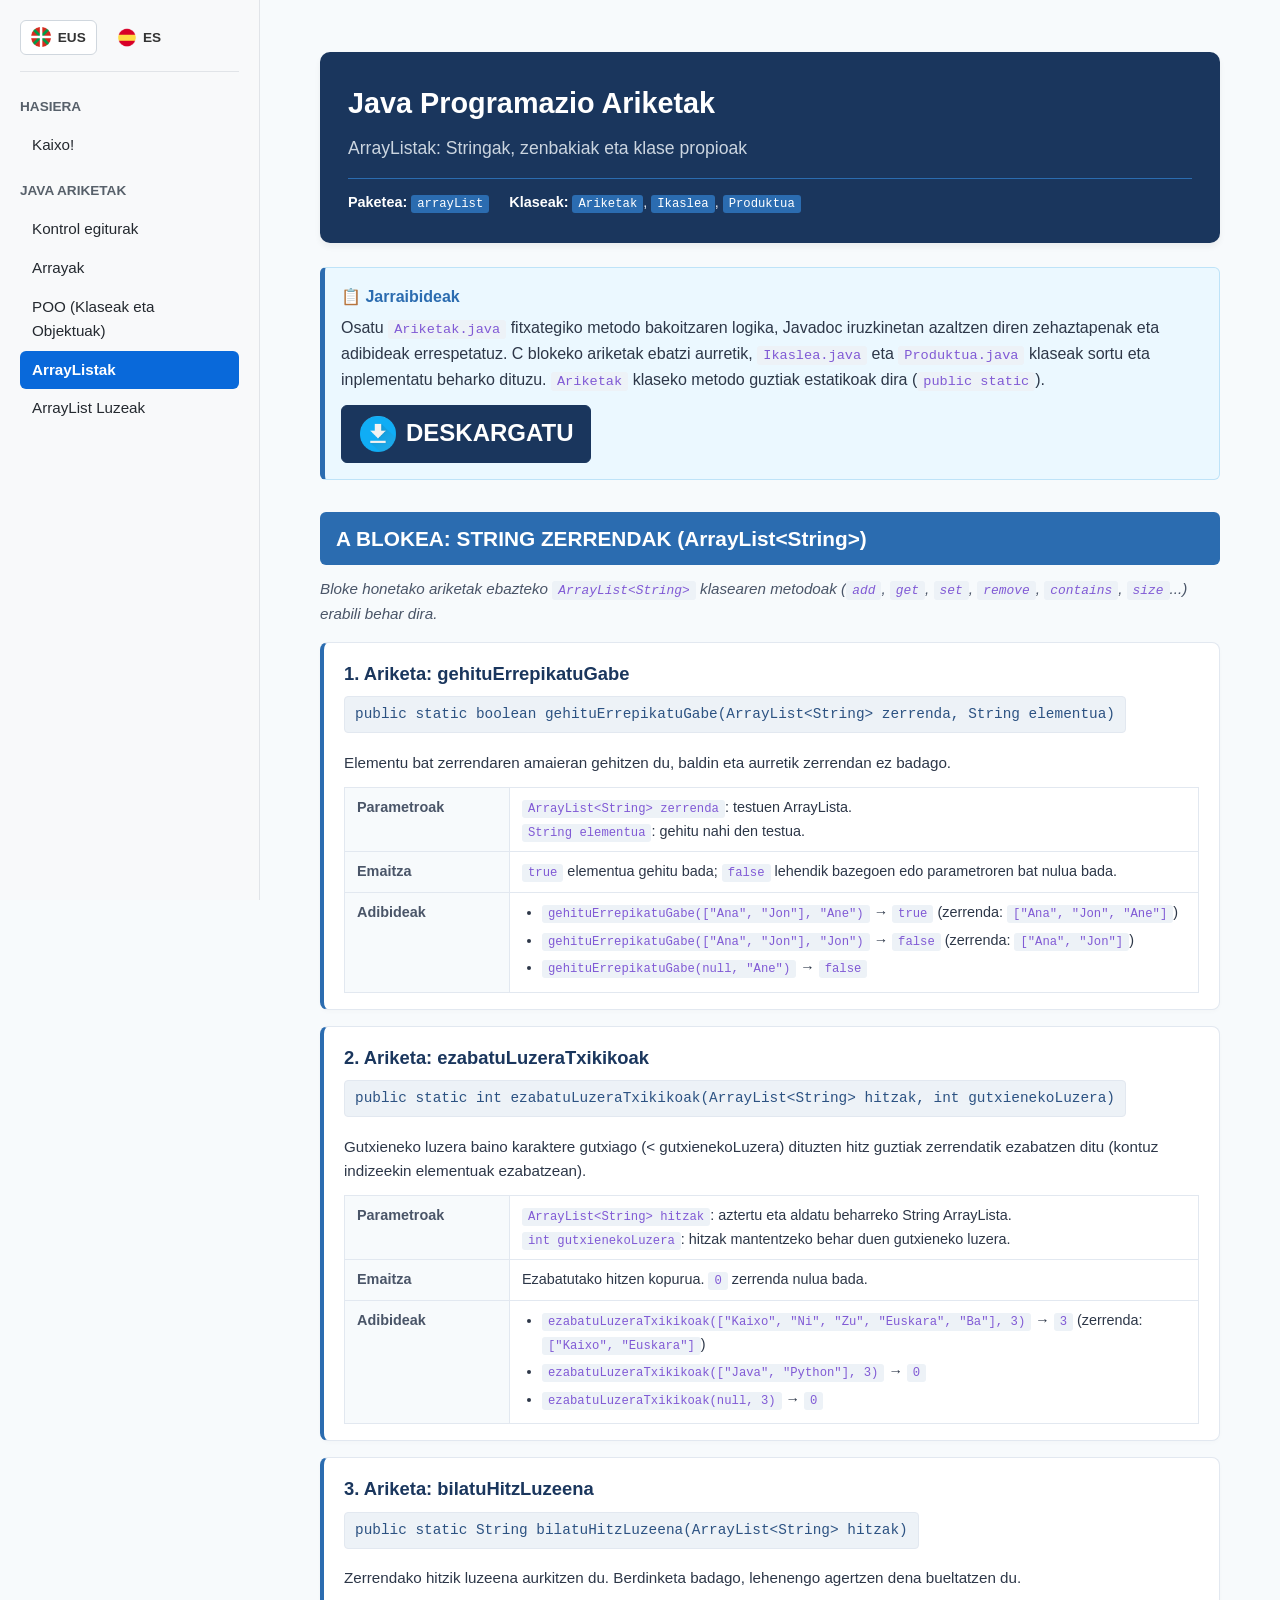
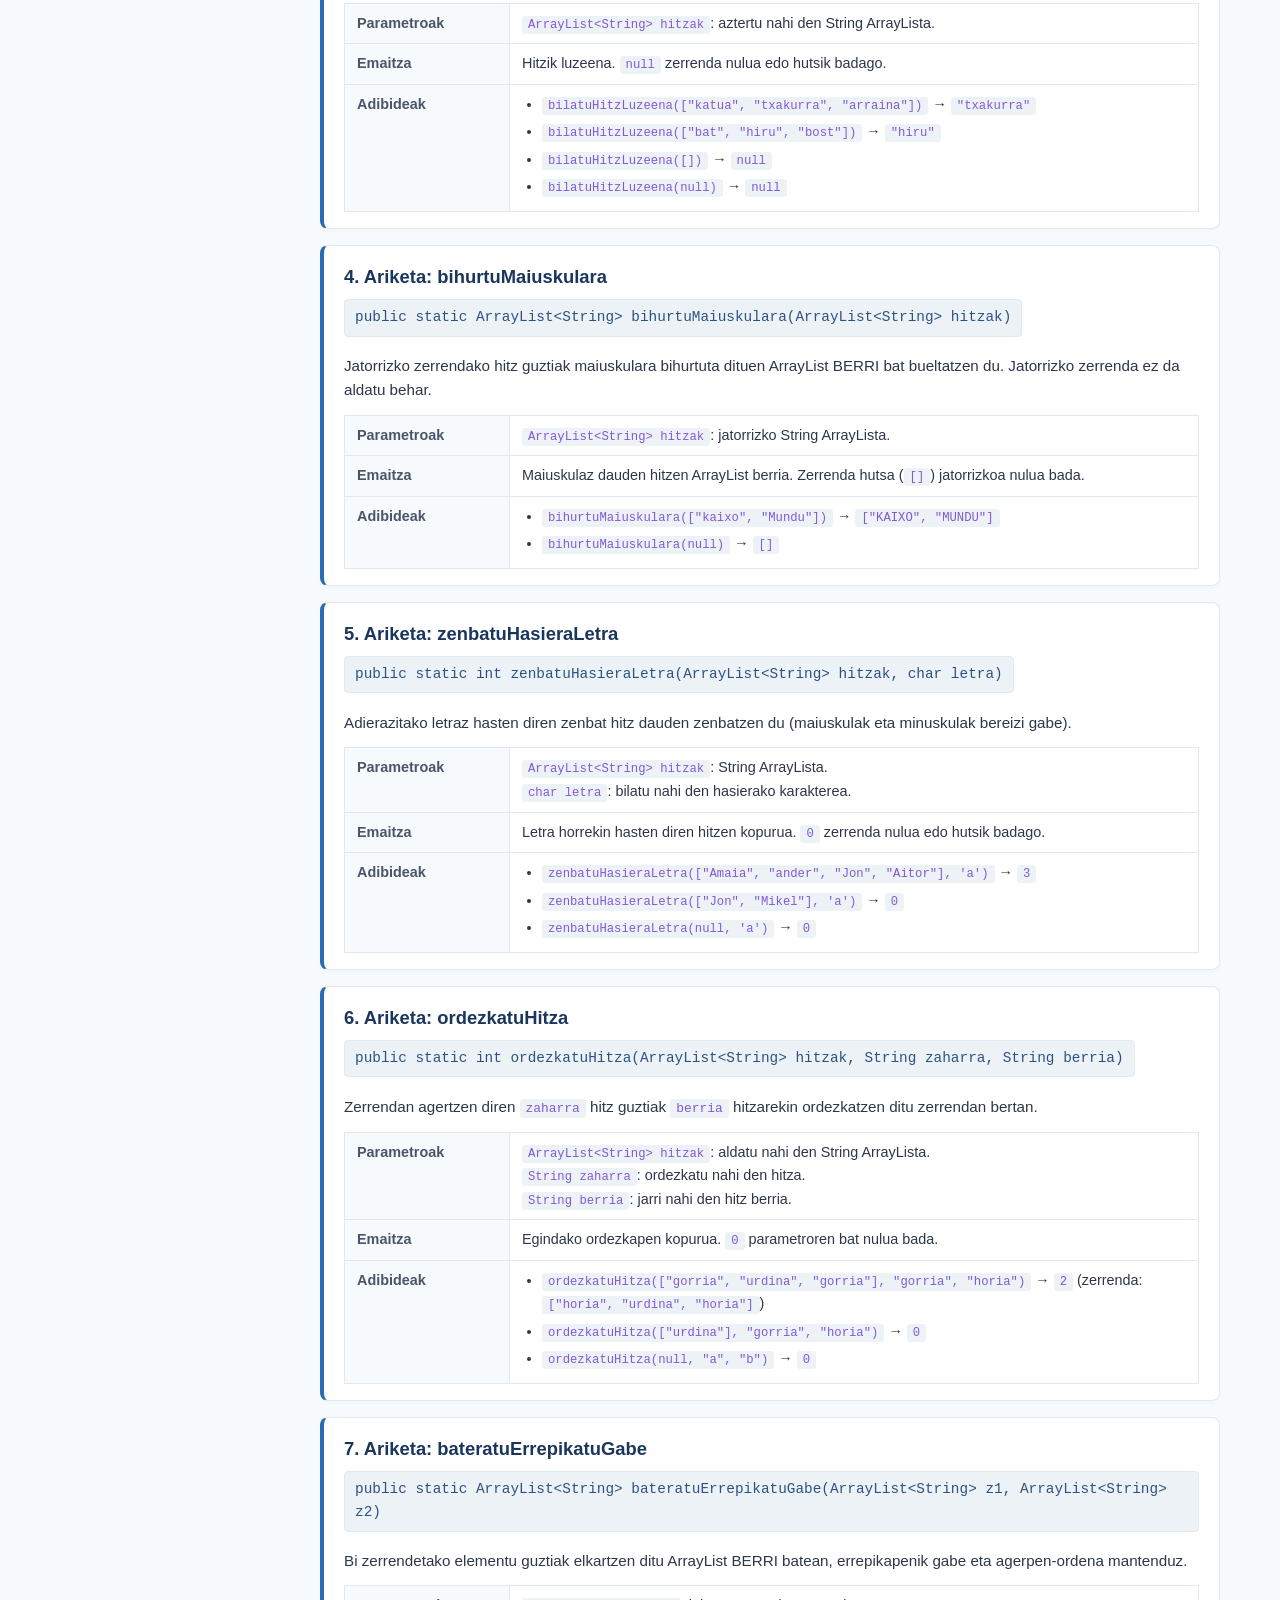
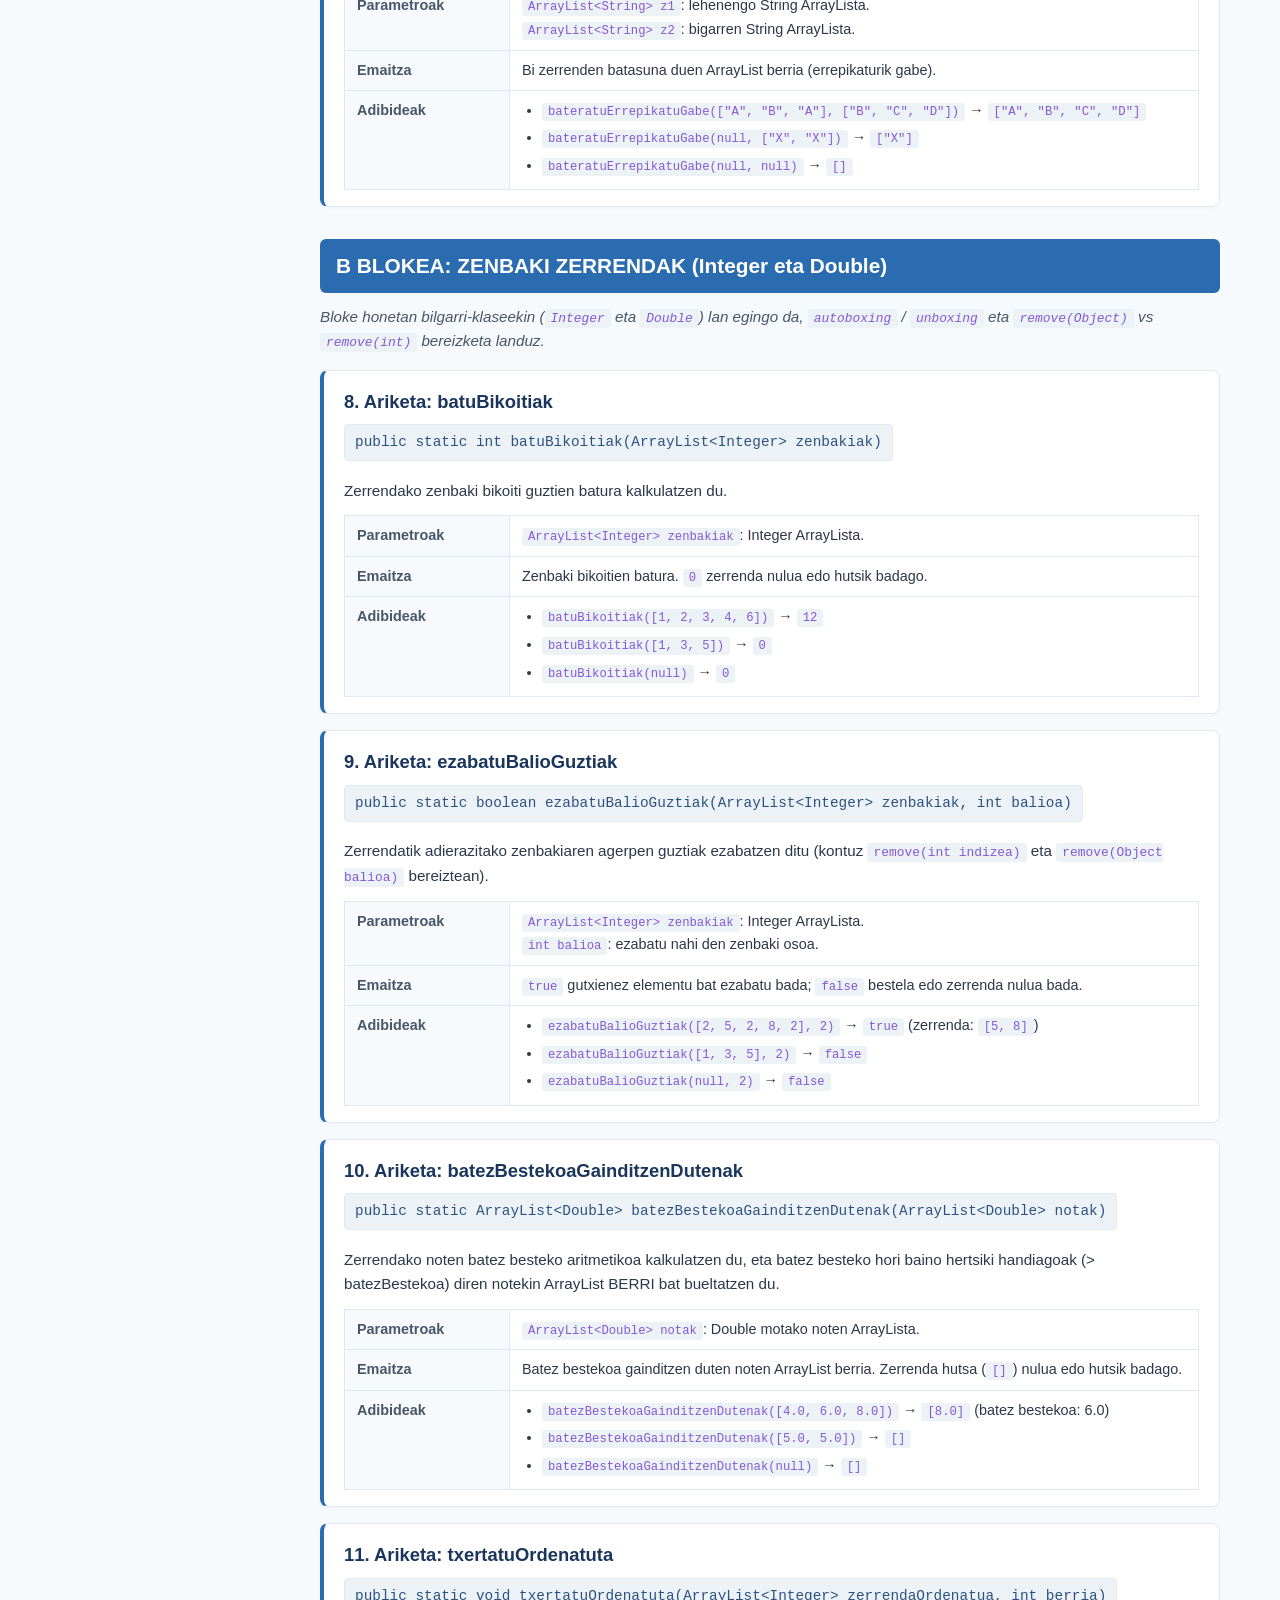
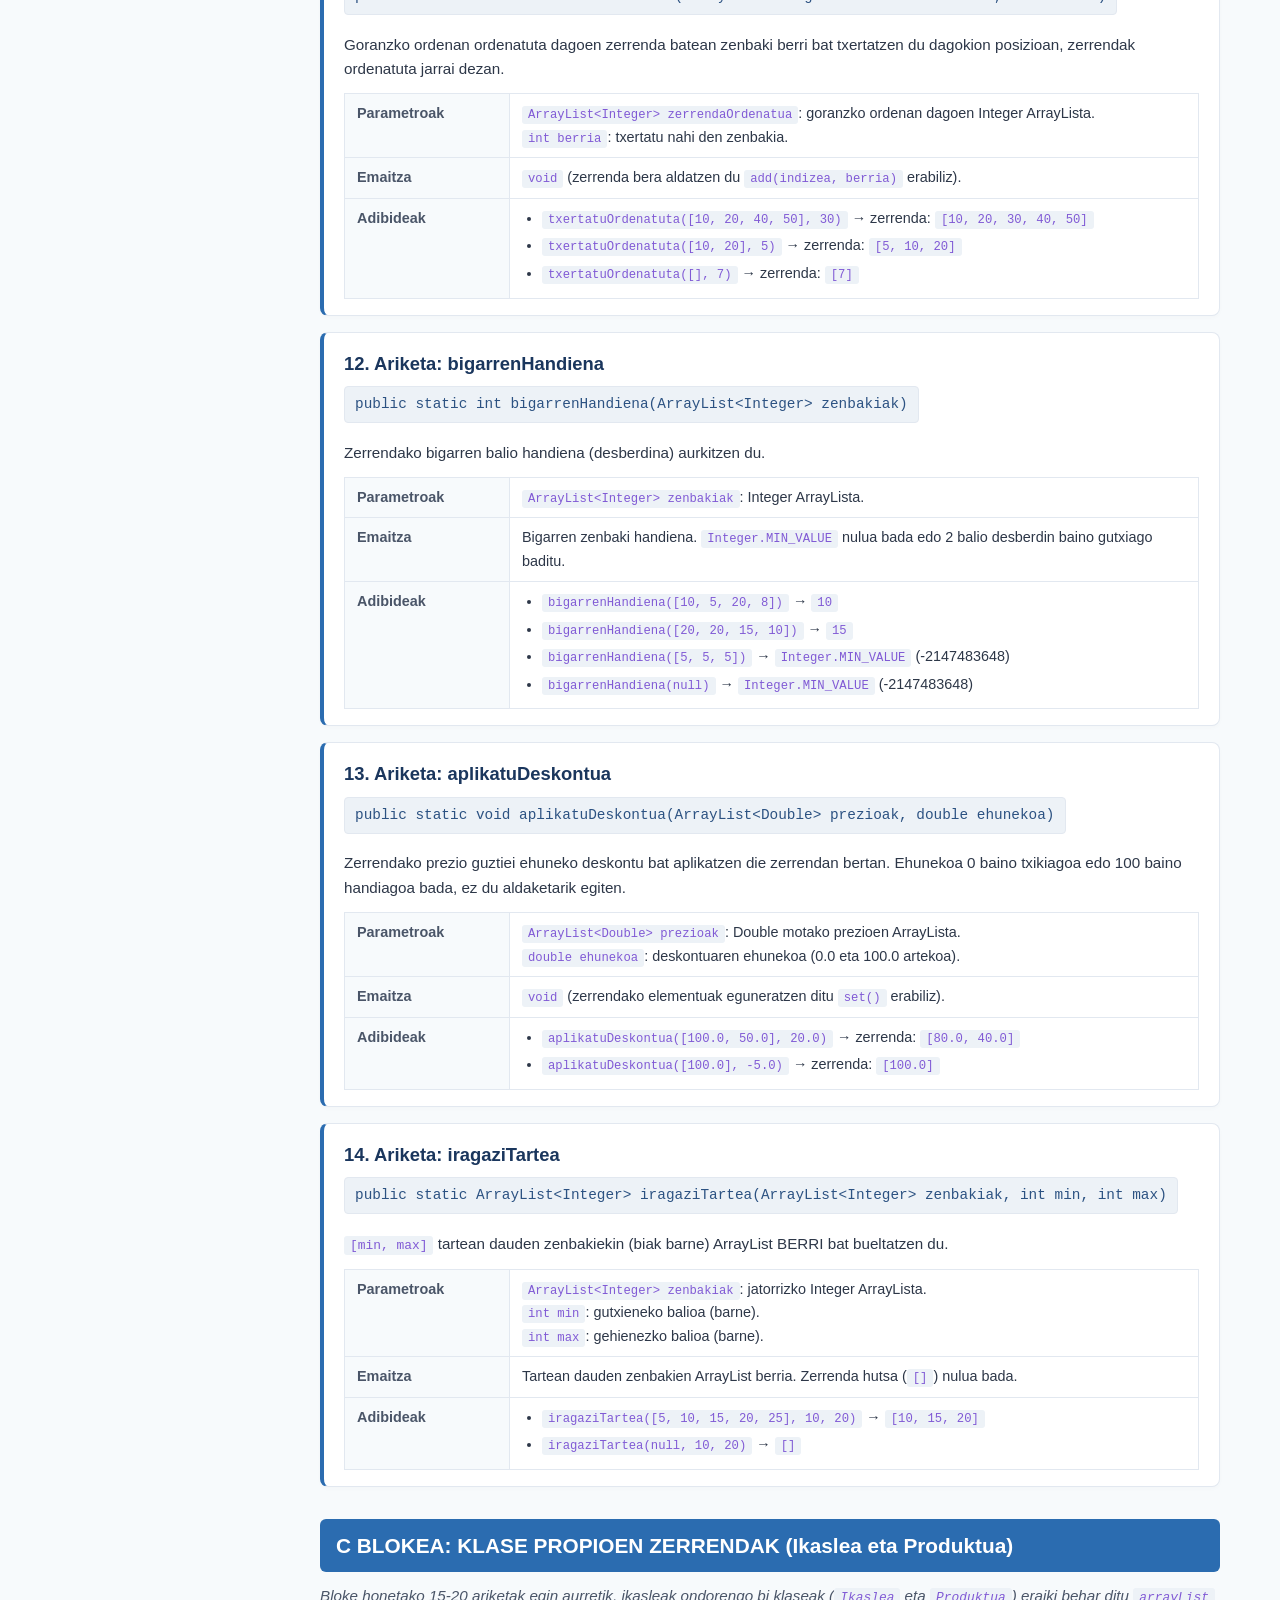
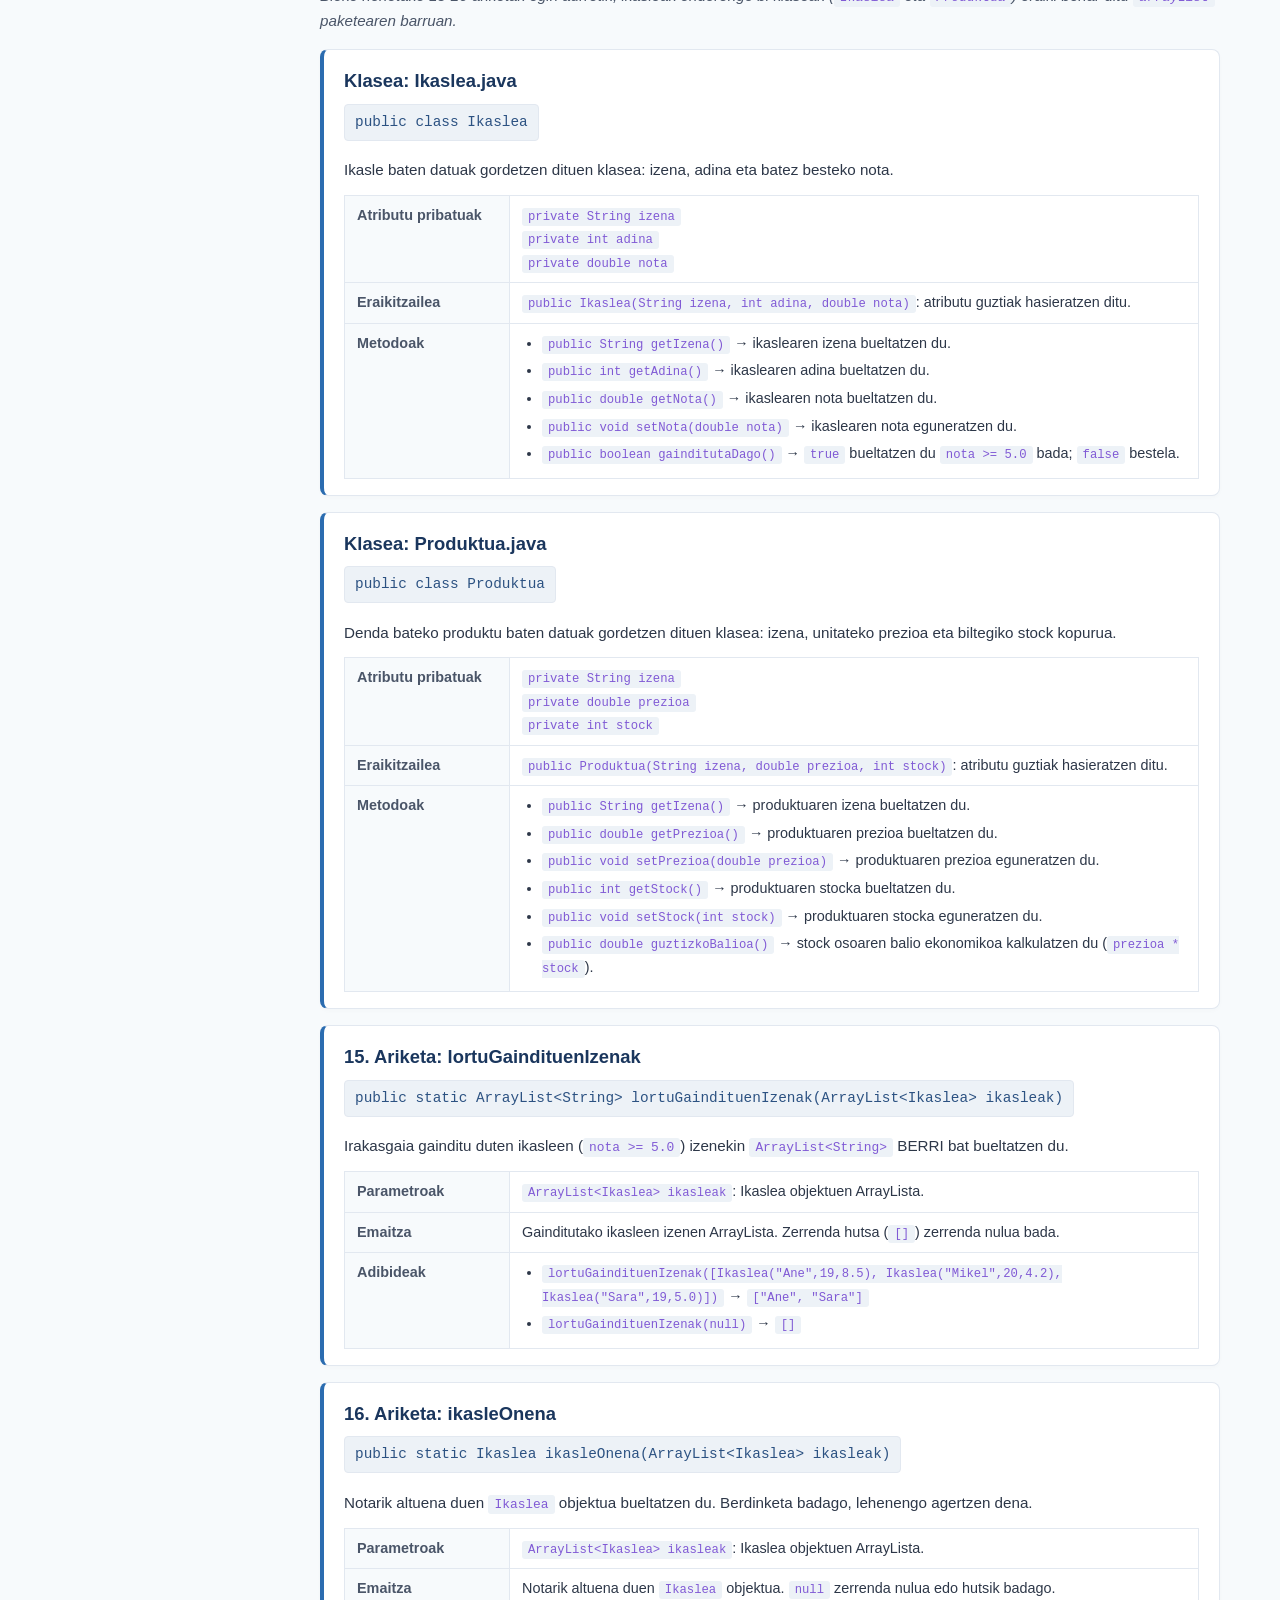
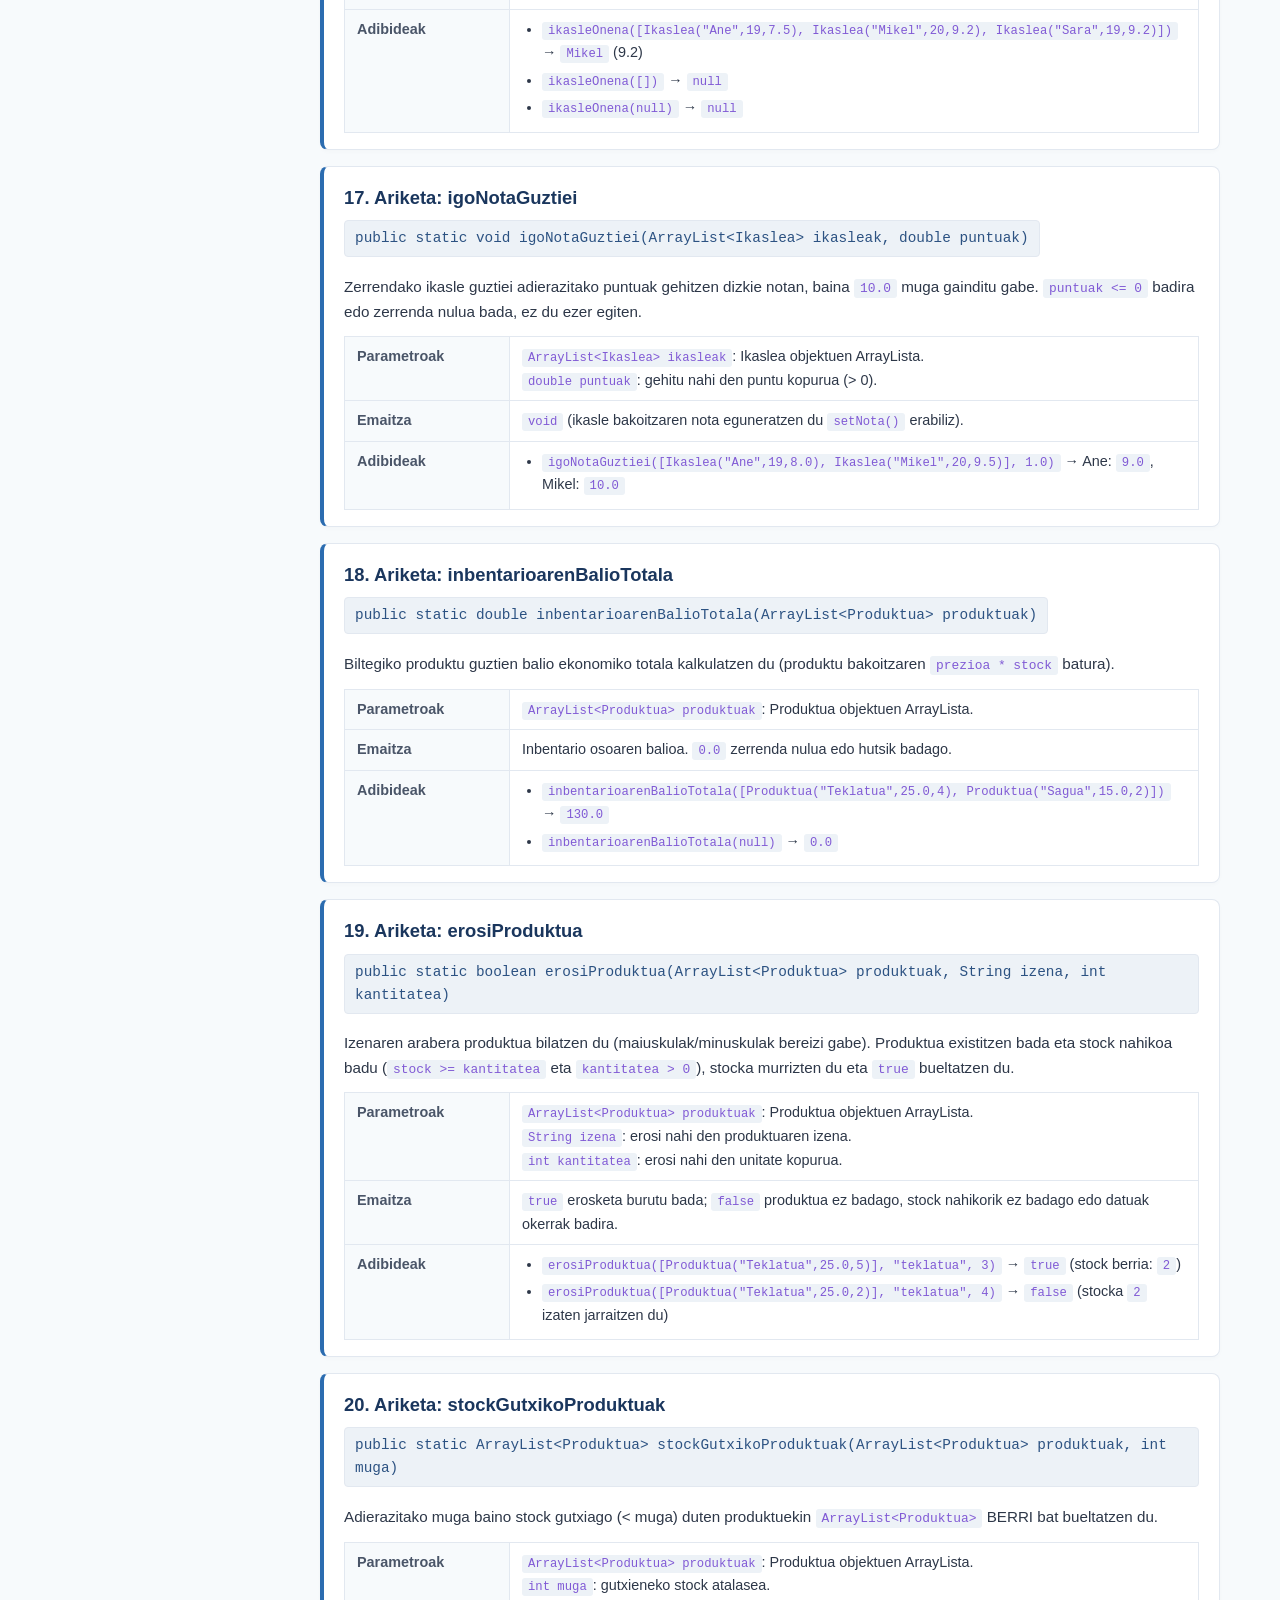
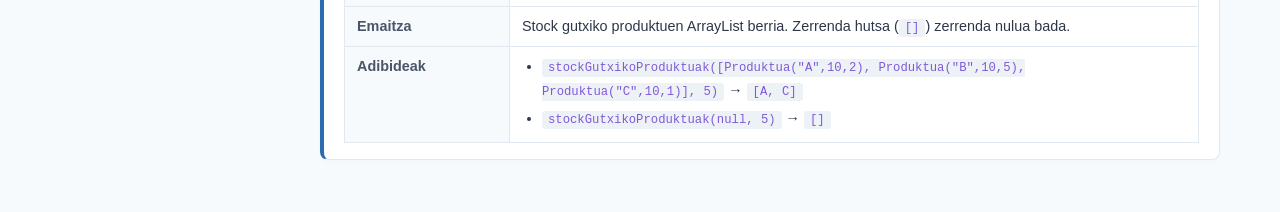
<file: eus/arrayList.html>
<!DOCTYPE html>
<html lang="eu">
<head>
    <meta charset="UTF-8">
    <meta name="viewport" content="width=device-width, initial-scale=1.0">
    <title>Java Programazio Ariketak - ArrayListak</title>
    <link rel="stylesheet" href="../styles.css">
    <script src="../layout.js" defer></script>
</head>
<body>

    <div class="container">
        <div class="header-container">
            <div class="header-title">Java Programazio Ariketak</div>
            <div class="header-subtitle">ArrayListak: Stringak, zenbakiak eta klase propioak</div>
            <div class="meta-info">
                <div><strong>Paketea:</strong> <span class="code-inline" style="color: #ffffff; background: #2b6cb0;">arrayList</span></div>
                <div><strong>Klaseak:</strong> <span class="code-inline" style="color: #ffffff; background: #2b6cb0;">Ariketak</span>, <span class="code-inline" style="color: #ffffff; background: #2b6cb0;">Ikaslea</span>, <span class="code-inline" style="color: #ffffff; background: #2b6cb0;">Produktua</span></div>
            </div>
        </div>

        <div class="instructions-box">
            <div class="instructions-title">📋 Jarraibideak</div>
            Osatu <span class="code-inline">Ariketak.java</span> fitxategiko metodo bakoitzaren logika, Javadoc iruzkinetan azaltzen diren zehaztapenak eta adibideak errespetatuz. C blokeko ariketak ebatzi aurretik, <span class="code-inline">Ikaslea.java</span> eta <span class="code-inline">Produktua.java</span> klaseak sortu eta inplementatu beharko dituzu. <span class="code-inline">Ariketak</span> klaseko metodo guztiak estatikoak dira (<span class="code-inline">public static</span>).
            <div class="download-area"><a href="zips/arrayList.zip" class="download-btn" download> DESKARGATU </a></div>
        </div>

        <!-- A BLOKEA -->
        <div class="section-header">A BLOKEA: STRING ZERRENDAK (ArrayList&lt;String&gt;)</div>
        <div class="section-desc">Bloke honetako ariketak ebazteko <span class="code-inline">ArrayList&lt;String&gt;</span> klasearen metodoak (<span class="code-inline">add</span>, <span class="code-inline">get</span>, <span class="code-inline">set</span>, <span class="code-inline">remove</span>, <span class="code-inline">contains</span>, <span class="code-inline">size</span>...) erabili behar dira.</div>

        <!-- Ariketa 1 -->
        <div class="exercise-card">
            <div class="exercise-header">1. Ariketa: gehituErrepikatuGabe</div>
            <div class="exercise-signature">public static boolean gehituErrepikatuGabe(ArrayList&lt;String&gt; zerrenda, String elementua)</div>
            <div class="exercise-description">Elementu bat zerrendaren amaieran gehitzen du, baldin eta aurretik zerrendan ez badago.</div>
            <table class="details-table">
                <tr>
                    <th>Parametroak</th>
                    <td>
                        <span class="code-inline">ArrayList&lt;String&gt; zerrenda</span>: testuen ArrayLista.<br>
                        <span class="code-inline">String elementua</span>: gehitu nahi den testua.
                    </td>
                </tr>
                <tr>
                    <th>Emaitza</th>
                    <td><span class="code-inline">true</span> elementua gehitu bada; <span class="code-inline">false</span> lehendik bazegoen edo parametroren bat nulua bada.</td>
                </tr>
                <tr>
                    <th>Adibideak</th>
                    <td>
                        <ul>
                            <li><span class="code-inline">gehituErrepikatuGabe(["Ana", "Jon"], "Ane")</span> &rarr; <span class="code-inline">true</span> (zerrenda: <span class="code-inline">["Ana", "Jon", "Ane"]</span>)</li>
                            <li><span class="code-inline">gehituErrepikatuGabe(["Ana", "Jon"], "Jon")</span> &rarr; <span class="code-inline">false</span> (zerrenda: <span class="code-inline">["Ana", "Jon"]</span>)</li>
                            <li><span class="code-inline">gehituErrepikatuGabe(null, "Ane")</span> &rarr; <span class="code-inline">false</span></li>
                        </ul>
                    </td>
                </tr>
            </table>
        </div>

        <!-- Ariketa 2 -->
        <div class="exercise-card">
            <div class="exercise-header">2. Ariketa: ezabatuLuzeraTxikikoak</div>
            <div class="exercise-signature">public static int ezabatuLuzeraTxikikoak(ArrayList&lt;String&gt; hitzak, int gutxienekoLuzera)</div>
            <div class="exercise-description">Gutxieneko luzera baino karaktere gutxiago (&lt; gutxienekoLuzera) dituzten hitz guztiak zerrendatik ezabatzen ditu (kontuz indizeekin elementuak ezabatzean).</div>
            <table class="details-table">
                <tr>
                    <th>Parametroak</th>
                    <td>
                        <span class="code-inline">ArrayList&lt;String&gt; hitzak</span>: aztertu eta aldatu beharreko String ArrayLista.<br>
                        <span class="code-inline">int gutxienekoLuzera</span>: hitzak mantentzeko behar duen gutxieneko luzera.
                    </td>
                </tr>
                <tr>
                    <th>Emaitza</th>
                    <td>Ezabatutako hitzen kopurua. <span class="code-inline">0</span> zerrenda nulua bada.</td>
                </tr>
                <tr>
                    <th>Adibideak</th>
                    <td>
                        <ul>
                            <li><span class="code-inline">ezabatuLuzeraTxikikoak(["Kaixo", "Ni", "Zu", "Euskara", "Ba"], 3)</span> &rarr; <span class="code-inline">3</span> (zerrenda: <span class="code-inline">["Kaixo", "Euskara"]</span>)</li>
                            <li><span class="code-inline">ezabatuLuzeraTxikikoak(["Java", "Python"], 3)</span> &rarr; <span class="code-inline">0</span></li>
                            <li><span class="code-inline">ezabatuLuzeraTxikikoak(null, 3)</span> &rarr; <span class="code-inline">0</span></li>
                        </ul>
                    </td>
                </tr>
            </table>
        </div>

        <!-- Ariketa 3 -->
        <div class="exercise-card">
            <div class="exercise-header">3. Ariketa: bilatuHitzLuzeena</div>
            <div class="exercise-signature">public static String bilatuHitzLuzeena(ArrayList&lt;String&gt; hitzak)</div>
            <div class="exercise-description">Zerrendako hitzik luzeena aurkitzen du. Berdinketa badago, lehenengo agertzen dena bueltatzen du.</div>
            <table class="details-table">
                <tr>
                    <th>Parametroak</th>
                    <td><span class="code-inline">ArrayList&lt;String&gt; hitzak</span>: aztertu nahi den String ArrayLista.</td>
                </tr>
                <tr>
                    <th>Emaitza</th>
                    <td>Hitzik luzeena. <span class="code-inline">null</span> zerrenda nulua edo hutsik badago.</td>
                </tr>
                <tr>
                    <th>Adibideak</th>
                    <td>
                        <ul>
                            <li><span class="code-inline">bilatuHitzLuzeena(["katua", "txakurra", "arraina"])</span> &rarr; <span class="code-inline">"txakurra"</span></li>
                            <li><span class="code-inline">bilatuHitzLuzeena(["bat", "hiru", "bost"])</span> &rarr; <span class="code-inline">"hiru"</span></li>
                            <li><span class="code-inline">bilatuHitzLuzeena([])</span> &rarr; <span class="code-inline">null</span></li>
                            <li><span class="code-inline">bilatuHitzLuzeena(null)</span> &rarr; <span class="code-inline">null</span></li>
                        </ul>
                    </td>
                </tr>
            </table>
        </div>

        <!-- Ariketa 4 -->
        <div class="exercise-card">
            <div class="exercise-header">4. Ariketa: bihurtuMaiuskulara</div>
            <div class="exercise-signature">public static ArrayList&lt;String&gt; bihurtuMaiuskulara(ArrayList&lt;String&gt; hitzak)</div>
            <div class="exercise-description">Jatorrizko zerrendako hitz guztiak maiuskulara bihurtuta dituen ArrayList BERRI bat bueltatzen du. Jatorrizko zerrenda ez da aldatu behar.</div>
            <table class="details-table">
                <tr>
                    <th>Parametroak</th>
                    <td><span class="code-inline">ArrayList&lt;String&gt; hitzak</span>: jatorrizko String ArrayLista.</td>
                </tr>
                <tr>
                    <th>Emaitza</th>
                    <td>Maiuskulaz dauden hitzen ArrayList berria. Zerrenda hutsa (<span class="code-inline">[]</span>) jatorrizkoa nulua bada.</td>
                </tr>
                <tr>
                    <th>Adibideak</th>
                    <td>
                        <ul>
                            <li><span class="code-inline">bihurtuMaiuskulara(["kaixo", "Mundu"])</span> &rarr; <span class="code-inline">["KAIXO", "MUNDU"]</span></li>
                            <li><span class="code-inline">bihurtuMaiuskulara(null)</span> &rarr; <span class="code-inline">[]</span></li>
                        </ul>
                    </td>
                </tr>
            </table>
        </div>

        <!-- Ariketa 5 -->
        <div class="exercise-card">
            <div class="exercise-header">5. Ariketa: zenbatuHasieraLetra</div>
            <div class="exercise-signature">public static int zenbatuHasieraLetra(ArrayList&lt;String&gt; hitzak, char letra)</div>
            <div class="exercise-description">Adierazitako letraz hasten diren zenbat hitz dauden zenbatzen du (maiuskulak eta minuskulak bereizi gabe).</div>
            <table class="details-table">
                <tr>
                    <th>Parametroak</th>
                    <td>
                        <span class="code-inline">ArrayList&lt;String&gt; hitzak</span>: String ArrayLista.<br>
                        <span class="code-inline">char letra</span>: bilatu nahi den hasierako karakterea.
                    </td>
                </tr>
                <tr>
                    <th>Emaitza</th>
                    <td>Letra horrekin hasten diren hitzen kopurua. <span class="code-inline">0</span> zerrenda nulua edo hutsik badago.</td>
                </tr>
                <tr>
                    <th>Adibideak</th>
                    <td>
                        <ul>
                            <li><span class="code-inline">zenbatuHasieraLetra(["Amaia", "ander", "Jon", "Aitor"], 'a')</span> &rarr; <span class="code-inline">3</span></li>
                            <li><span class="code-inline">zenbatuHasieraLetra(["Jon", "Mikel"], 'a')</span> &rarr; <span class="code-inline">0</span></li>
                            <li><span class="code-inline">zenbatuHasieraLetra(null, 'a')</span> &rarr; <span class="code-inline">0</span></li>
                        </ul>
                    </td>
                </tr>
            </table>
        </div>

        <!-- Ariketa 6 -->
        <div class="exercise-card">
            <div class="exercise-header">6. Ariketa: ordezkatuHitza</div>
            <div class="exercise-signature">public static int ordezkatuHitza(ArrayList&lt;String&gt; hitzak, String zaharra, String berria)</div>
            <div class="exercise-description">Zerrendan agertzen diren <span class="code-inline">zaharra</span> hitz guztiak <span class="code-inline">berria</span> hitzarekin ordezkatzen ditu zerrendan bertan.</div>
            <table class="details-table">
                <tr>
                    <th>Parametroak</th>
                    <td>
                        <span class="code-inline">ArrayList&lt;String&gt; hitzak</span>: aldatu nahi den String ArrayLista.<br>
                        <span class="code-inline">String zaharra</span>: ordezkatu nahi den hitza.<br>
                        <span class="code-inline">String berria</span>: jarri nahi den hitz berria.
                    </td>
                </tr>
                <tr>
                    <th>Emaitza</th>
                    <td>Egindako ordezkapen kopurua. <span class="code-inline">0</span> parametroren bat nulua bada.</td>
                </tr>
                <tr>
                    <th>Adibideak</th>
                    <td>
                        <ul>
                            <li><span class="code-inline">ordezkatuHitza(["gorria", "urdina", "gorria"], "gorria", "horia")</span> &rarr; <span class="code-inline">2</span> (zerrenda: <span class="code-inline">["horia", "urdina", "horia"]</span>)</li>
                            <li><span class="code-inline">ordezkatuHitza(["urdina"], "gorria", "horia")</span> &rarr; <span class="code-inline">0</span></li>
                            <li><span class="code-inline">ordezkatuHitza(null, "a", "b")</span> &rarr; <span class="code-inline">0</span></li>
                        </ul>
                    </td>
                </tr>
            </table>
        </div>

        <!-- Ariketa 7 -->
        <div class="exercise-card">
            <div class="exercise-header">7. Ariketa: bateratuErrepikatuGabe</div>
            <div class="exercise-signature">public static ArrayList&lt;String&gt; bateratuErrepikatuGabe(ArrayList&lt;String&gt; z1, ArrayList&lt;String&gt; z2)</div>
            <div class="exercise-description">Bi zerrendetako elementu guztiak elkartzen ditu ArrayList BERRI batean, errepikapenik gabe eta agerpen-ordena mantenduz.</div>
            <table class="details-table">
                <tr>
                    <th>Parametroak</th>
                    <td>
                        <span class="code-inline">ArrayList&lt;String&gt; z1</span>: lehenengo String ArrayLista.<br>
                        <span class="code-inline">ArrayList&lt;String&gt; z2</span>: bigarren String ArrayLista.
                    </td>
                </tr>
                <tr>
                    <th>Emaitza</th>
                    <td>Bi zerrenden batasuna duen ArrayList berria (errepikaturik gabe).</td>
                </tr>
                <tr>
                    <th>Adibideak</th>
                    <td>
                        <ul>
                            <li><span class="code-inline">bateratuErrepikatuGabe(["A", "B", "A"], ["B", "C", "D"])</span> &rarr; <span class="code-inline">["A", "B", "C", "D"]</span></li>
                            <li><span class="code-inline">bateratuErrepikatuGabe(null, ["X", "X"])</span> &rarr; <span class="code-inline">["X"]</span></li>
                            <li><span class="code-inline">bateratuErrepikatuGabe(null, null)</span> &rarr; <span class="code-inline">[]</span></li>
                        </ul>
                    </td>
                </tr>
            </table>
        </div>

        <!-- B BLOKEA -->
        <div class="section-header">B BLOKEA: ZENBAKI ZERRENDAK (Integer eta Double)</div>
        <div class="section-desc">Bloke honetan bilgarri-klaseekin (<span class="code-inline">Integer</span> eta <span class="code-inline">Double</span>) lan egingo da, <span class="code-inline">autoboxing</span> / <span class="code-inline">unboxing</span> eta <span class="code-inline">remove(Object)</span> vs <span class="code-inline">remove(int)</span> bereizketa landuz.</div>

        <!-- Ariketa 8 -->
        <div class="exercise-card">
            <div class="exercise-header">8. Ariketa: batuBikoitiak</div>
            <div class="exercise-signature">public static int batuBikoitiak(ArrayList&lt;Integer&gt; zenbakiak)</div>
            <div class="exercise-description">Zerrendako zenbaki bikoiti guztien batura kalkulatzen du.</div>
            <table class="details-table">
                <tr>
                    <th>Parametroak</th>
                    <td><span class="code-inline">ArrayList&lt;Integer&gt; zenbakiak</span>: Integer ArrayLista.</td>
                </tr>
                <tr>
                    <th>Emaitza</th>
                    <td>Zenbaki bikoitien batura. <span class="code-inline">0</span> zerrenda nulua edo hutsik badago.</td>
                </tr>
                <tr>
                    <th>Adibideak</th>
                    <td>
                        <ul>
                            <li><span class="code-inline">batuBikoitiak([1, 2, 3, 4, 6])</span> &rarr; <span class="code-inline">12</span></li>
                            <li><span class="code-inline">batuBikoitiak([1, 3, 5])</span> &rarr; <span class="code-inline">0</span></li>
                            <li><span class="code-inline">batuBikoitiak(null)</span> &rarr; <span class="code-inline">0</span></li>
                        </ul>
                    </td>
                </tr>
            </table>
        </div>

        <!-- Ariketa 9 -->
        <div class="exercise-card">
            <div class="exercise-header">9. Ariketa: ezabatuBalioGuztiak</div>
            <div class="exercise-signature">public static boolean ezabatuBalioGuztiak(ArrayList&lt;Integer&gt; zenbakiak, int balioa)</div>
            <div class="exercise-description">Zerrendatik adierazitako zenbakiaren agerpen guztiak ezabatzen ditu (kontuz <span class="code-inline">remove(int indizea)</span> eta <span class="code-inline">remove(Object balioa)</span> bereiztean).</div>
            <table class="details-table">
                <tr>
                    <th>Parametroak</th>
                    <td>
                        <span class="code-inline">ArrayList&lt;Integer&gt; zenbakiak</span>: Integer ArrayLista.<br>
                        <span class="code-inline">int balioa</span>: ezabatu nahi den zenbaki osoa.
                    </td>
                </tr>
                <tr>
                    <th>Emaitza</th>
                    <td><span class="code-inline">true</span> gutxienez elementu bat ezabatu bada; <span class="code-inline">false</span> bestela edo zerrenda nulua bada.</td>
                </tr>
                <tr>
                    <th>Adibideak</th>
                    <td>
                        <ul>
                            <li><span class="code-inline">ezabatuBalioGuztiak([2, 5, 2, 8, 2], 2)</span> &rarr; <span class="code-inline">true</span> (zerrenda: <span class="code-inline">[5, 8]</span>)</li>
                            <li><span class="code-inline">ezabatuBalioGuztiak([1, 3, 5], 2)</span> &rarr; <span class="code-inline">false</span></li>
                            <li><span class="code-inline">ezabatuBalioGuztiak(null, 2)</span> &rarr; <span class="code-inline">false</span></li>
                        </ul>
                    </td>
                </tr>
            </table>
        </div>

        <!-- Ariketa 10 -->
        <div class="exercise-card">
            <div class="exercise-header">10. Ariketa: batezBestekoaGainditzenDutenak</div>
            <div class="exercise-signature">public static ArrayList&lt;Double&gt; batezBestekoaGainditzenDutenak(ArrayList&lt;Double&gt; notak)</div>
            <div class="exercise-description">Zerrendako noten batez besteko aritmetikoa kalkulatzen du, eta batez besteko hori baino hertsiki handiagoak (&gt; batezBestekoa) diren notekin ArrayList BERRI bat bueltatzen du.</div>
            <table class="details-table">
                <tr>
                    <th>Parametroak</th>
                    <td><span class="code-inline">ArrayList&lt;Double&gt; notak</span>: Double motako noten ArrayLista.</td>
                </tr>
                <tr>
                    <th>Emaitza</th>
                    <td>Batez bestekoa gainditzen duten noten ArrayList berria. Zerrenda hutsa (<span class="code-inline">[]</span>) nulua edo hutsik badago.</td>
                </tr>
                <tr>
                    <th>Adibideak</th>
                    <td>
                        <ul>
                            <li><span class="code-inline">batezBestekoaGainditzenDutenak([4.0, 6.0, 8.0])</span> &rarr; <span class="code-inline">[8.0]</span> (batez bestekoa: 6.0)</li>
                            <li><span class="code-inline">batezBestekoaGainditzenDutenak([5.0, 5.0])</span> &rarr; <span class="code-inline">[]</span></li>
                            <li><span class="code-inline">batezBestekoaGainditzenDutenak(null)</span> &rarr; <span class="code-inline">[]</span></li>
                        </ul>
                    </td>
                </tr>
            </table>
        </div>

        <!-- Ariketa 11 -->
        <div class="exercise-card">
            <div class="exercise-header">11. Ariketa: txertatuOrdenatuta</div>
            <div class="exercise-signature">public static void txertatuOrdenatuta(ArrayList&lt;Integer&gt; zerrendaOrdenatua, int berria)</div>
            <div class="exercise-description">Goranzko ordenan ordenatuta dagoen zerrenda batean zenbaki berri bat txertatzen du dagokion posizioan, zerrendak ordenatuta jarrai dezan.</div>
            <table class="details-table">
                <tr>
                    <th>Parametroak</th>
                    <td>
                        <span class="code-inline">ArrayList&lt;Integer&gt; zerrendaOrdenatua</span>: goranzko ordenan dagoen Integer ArrayLista.<br>
                        <span class="code-inline">int berria</span>: txertatu nahi den zenbakia.
                    </td>
                </tr>
                <tr>
                    <th>Emaitza</th>
                    <td><span class="code-inline">void</span> (zerrenda bera aldatzen du <span class="code-inline">add(indizea, berria)</span> erabiliz).</td>
                </tr>
                <tr>
                    <th>Adibideak</th>
                    <td>
                        <ul>
                            <li><span class="code-inline">txertatuOrdenatuta([10, 20, 40, 50], 30)</span> &rarr; zerrenda: <span class="code-inline">[10, 20, 30, 40, 50]</span></li>
                            <li><span class="code-inline">txertatuOrdenatuta([10, 20], 5)</span> &rarr; zerrenda: <span class="code-inline">[5, 10, 20]</span></li>
                            <li><span class="code-inline">txertatuOrdenatuta([], 7)</span> &rarr; zerrenda: <span class="code-inline">[7]</span></li>
                        </ul>
                    </td>
                </tr>
            </table>
        </div>

        <!-- Ariketa 12 -->
        <div class="exercise-card">
            <div class="exercise-header">12. Ariketa: bigarrenHandiena</div>
            <div class="exercise-signature">public static int bigarrenHandiena(ArrayList&lt;Integer&gt; zenbakiak)</div>
            <div class="exercise-description">Zerrendako bigarren balio handiena (desberdina) aurkitzen du.</div>
            <table class="details-table">
                <tr>
                    <th>Parametroak</th>
                    <td><span class="code-inline">ArrayList&lt;Integer&gt; zenbakiak</span>: Integer ArrayLista.</td>
                </tr>
                <tr>
                    <th>Emaitza</th>
                    <td>Bigarren zenbaki handiena. <span class="code-inline">Integer.MIN_VALUE</span> nulua bada edo 2 balio desberdin baino gutxiago baditu.</td>
                </tr>
                <tr>
                    <th>Adibideak</th>
                    <td>
                        <ul>
                            <li><span class="code-inline">bigarrenHandiena([10, 5, 20, 8])</span> &rarr; <span class="code-inline">10</span></li>
                            <li><span class="code-inline">bigarrenHandiena([20, 20, 15, 10])</span> &rarr; <span class="code-inline">15</span></li>
                            <li><span class="code-inline">bigarrenHandiena([5, 5, 5])</span> &rarr; <span class="code-inline">Integer.MIN_VALUE</span> (-2147483648)</li>
                            <li><span class="code-inline">bigarrenHandiena(null)</span> &rarr; <span class="code-inline">Integer.MIN_VALUE</span> (-2147483648)</li>
                        </ul>
                    </td>
                </tr>
            </table>
        </div>

        <!-- Ariketa 13 -->
        <div class="exercise-card">
            <div class="exercise-header">13. Ariketa: aplikatuDeskontua</div>
            <div class="exercise-signature">public static void aplikatuDeskontua(ArrayList&lt;Double&gt; prezioak, double ehunekoa)</div>
            <div class="exercise-description">Zerrendako prezio guztiei ehuneko deskontu bat aplikatzen die zerrendan bertan. Ehunekoa 0 baino txikiagoa edo 100 baino handiagoa bada, ez du aldaketarik egiten.</div>
            <table class="details-table">
                <tr>
                    <th>Parametroak</th>
                    <td>
                        <span class="code-inline">ArrayList&lt;Double&gt; prezioak</span>: Double motako prezioen ArrayLista.<br>
                        <span class="code-inline">double ehunekoa</span>: deskontuaren ehunekoa (0.0 eta 100.0 artekoa).
                    </td>
                </tr>
                <tr>
                    <th>Emaitza</th>
                    <td><span class="code-inline">void</span> (zerrendako elementuak eguneratzen ditu <span class="code-inline">set()</span> erabiliz).</td>
                </tr>
                <tr>
                    <th>Adibideak</th>
                    <td>
                        <ul>
                            <li><span class="code-inline">aplikatuDeskontua([100.0, 50.0], 20.0)</span> &rarr; zerrenda: <span class="code-inline">[80.0, 40.0]</span></li>
                            <li><span class="code-inline">aplikatuDeskontua([100.0], -5.0)</span> &rarr; zerrenda: <span class="code-inline">[100.0]</span></li>
                        </ul>
                    </td>
                </tr>
            </table>
        </div>

        <!-- Ariketa 14 -->
        <div class="exercise-card">
            <div class="exercise-header">14. Ariketa: iragaziTartea</div>
            <div class="exercise-signature">public static ArrayList&lt;Integer&gt; iragaziTartea(ArrayList&lt;Integer&gt; zenbakiak, int min, int max)</div>
            <div class="exercise-description"><span class="code-inline">[min, max]</span> tartean dauden zenbakiekin (biak barne) ArrayList BERRI bat bueltatzen du.</div>
            <table class="details-table">
                <tr>
                    <th>Parametroak</th>
                    <td>
                        <span class="code-inline">ArrayList&lt;Integer&gt; zenbakiak</span>: jatorrizko Integer ArrayLista.<br>
                        <span class="code-inline">int min</span>: gutxieneko balioa (barne).<br>
                        <span class="code-inline">int max</span>: gehienezko balioa (barne).
                    </td>
                </tr>
                <tr>
                    <th>Emaitza</th>
                    <td>Tartean dauden zenbakien ArrayList berria. Zerrenda hutsa (<span class="code-inline">[]</span>) nulua bada.</td>
                </tr>
                <tr>
                    <th>Adibideak</th>
                    <td>
                        <ul>
                            <li><span class="code-inline">iragaziTartea([5, 10, 15, 20, 25], 10, 20)</span> &rarr; <span class="code-inline">[10, 15, 20]</span></li>
                            <li><span class="code-inline">iragaziTartea(null, 10, 20)</span> &rarr; <span class="code-inline">[]</span></li>
                        </ul>
                    </td>
                </tr>
            </table>
        </div>

        <!-- C BLOKEA -->
        <div class="section-header">C BLOKEA: KLASE PROPIOEN ZERRENDAK (Ikaslea eta Produktua)</div>
        <div class="section-desc">Bloke honetako 15-20 ariketak egin aurretik, ikasleak ondorengo bi klaseak (<span class="code-inline">Ikaslea</span> eta <span class="code-inline">Produktua</span>) eraiki behar ditu <span class="code-inline">arrayList</span> paketearen barruan.</div>

        <!-- Klasea 1: Ikaslea -->
        <div class="exercise-card">
            <div class="exercise-header">Klasea: Ikaslea.java</div>
            <div class="exercise-signature">public class Ikaslea</div>
            <div class="exercise-description">Ikasle baten datuak gordetzen dituen klasea: izena, adina eta batez besteko nota.</div>
            <table class="details-table">
                <tr>
                    <th>Atributu pribatuak</th>
                    <td>
                        <span class="code-inline">private String izena</span><br>
                        <span class="code-inline">private int adina</span><br>
                        <span class="code-inline">private double nota</span>
                    </td>
                </tr>
                <tr>
                    <th>Eraikitzailea</th>
                    <td><span class="code-inline">public Ikaslea(String izena, int adina, double nota)</span>: atributu guztiak hasieratzen ditu.</td>
                </tr>
                <tr>
                    <th>Metodoak</th>
                    <td>
                        <ul>
                            <li><span class="code-inline">public String getIzena()</span> &rarr; ikaslearen izena bueltatzen du.</li>
                            <li><span class="code-inline">public int getAdina()</span> &rarr; ikaslearen adina bueltatzen du.</li>
                            <li><span class="code-inline">public double getNota()</span> &rarr; ikaslearen nota bueltatzen du.</li>
                            <li><span class="code-inline">public void setNota(double nota)</span> &rarr; ikaslearen nota eguneratzen du.</li>
                            <li><span class="code-inline">public boolean gainditutaDago()</span> &rarr; <span class="code-inline">true</span> bueltatzen du <span class="code-inline">nota &gt;= 5.0</span> bada; <span class="code-inline">false</span> bestela.</li>
                        </ul>
                    </td>
                </tr>
            </table>
        </div>

        <!-- Klasea 2: Produktua -->
        <div class="exercise-card">
            <div class="exercise-header">Klasea: Produktua.java</div>
            <div class="exercise-signature">public class Produktua</div>
            <div class="exercise-description">Denda bateko produktu baten datuak gordetzen dituen klasea: izena, unitateko prezioa eta biltegiko stock kopurua.</div>
            <table class="details-table">
                <tr>
                    <th>Atributu pribatuak</th>
                    <td>
                        <span class="code-inline">private String izena</span><br>
                        <span class="code-inline">private double prezioa</span><br>
                        <span class="code-inline">private int stock</span>
                    </td>
                </tr>
                <tr>
                    <th>Eraikitzailea</th>
                    <td><span class="code-inline">public Produktua(String izena, double prezioa, int stock)</span>: atributu guztiak hasieratzen ditu.</td>
                </tr>
                <tr>
                    <th>Metodoak</th>
                    <td>
                        <ul>
                            <li><span class="code-inline">public String getIzena()</span> &rarr; produktuaren izena bueltatzen du.</li>
                            <li><span class="code-inline">public double getPrezioa()</span> &rarr; produktuaren prezioa bueltatzen du.</li>
                            <li><span class="code-inline">public void setPrezioa(double prezioa)</span> &rarr; produktuaren prezioa eguneratzen du.</li>
                            <li><span class="code-inline">public int getStock()</span> &rarr; produktuaren stocka bueltatzen du.</li>
                            <li><span class="code-inline">public void setStock(int stock)</span> &rarr; produktuaren stocka eguneratzen du.</li>
                            <li><span class="code-inline">public double guztizkoBalioa()</span> &rarr; stock osoaren balio ekonomikoa kalkulatzen du (<span class="code-inline">prezioa * stock</span>).</li>
                        </ul>
                    </td>
                </tr>
            </table>
        </div>

        <!-- Ariketa 15 -->
        <div class="exercise-card">
            <div class="exercise-header">15. Ariketa: lortuGaindituenIzenak</div>
            <div class="exercise-signature">public static ArrayList&lt;String&gt; lortuGaindituenIzenak(ArrayList&lt;Ikaslea&gt; ikasleak)</div>
            <div class="exercise-description">Irakasgaia gainditu duten ikasleen (<span class="code-inline">nota &gt;= 5.0</span>) izenekin <span class="code-inline">ArrayList&lt;String&gt;</span> BERRI bat bueltatzen du.</div>
            <table class="details-table">
                <tr>
                    <th>Parametroak</th>
                    <td><span class="code-inline">ArrayList&lt;Ikaslea&gt; ikasleak</span>: Ikaslea objektuen ArrayLista.</td>
                </tr>
                <tr>
                    <th>Emaitza</th>
                    <td>Gainditutako ikasleen izenen ArrayLista. Zerrenda hutsa (<span class="code-inline">[]</span>) zerrenda nulua bada.</td>
                </tr>
                <tr>
                    <th>Adibideak</th>
                    <td>
                        <ul>
                            <li><span class="code-inline">lortuGaindituenIzenak([Ikaslea("Ane",19,8.5), Ikaslea("Mikel",20,4.2), Ikaslea("Sara",19,5.0)])</span> &rarr; <span class="code-inline">["Ane", "Sara"]</span></li>
                            <li><span class="code-inline">lortuGaindituenIzenak(null)</span> &rarr; <span class="code-inline">[]</span></li>
                        </ul>
                    </td>
                </tr>
            </table>
        </div>

        <!-- Ariketa 16 -->
        <div class="exercise-card">
            <div class="exercise-header">16. Ariketa: ikasleOnena</div>
            <div class="exercise-signature">public static Ikaslea ikasleOnena(ArrayList&lt;Ikaslea&gt; ikasleak)</div>
            <div class="exercise-description">Notarik altuena duen <span class="code-inline">Ikaslea</span> objektua bueltatzen du. Berdinketa badago, lehenengo agertzen dena.</div>
            <table class="details-table">
                <tr>
                    <th>Parametroak</th>
                    <td><span class="code-inline">ArrayList&lt;Ikaslea&gt; ikasleak</span>: Ikaslea objektuen ArrayLista.</td>
                </tr>
                <tr>
                    <th>Emaitza</th>
                    <td>Notarik altuena duen <span class="code-inline">Ikaslea</span> objektua. <span class="code-inline">null</span> zerrenda nulua edo hutsik badago.</td>
                </tr>
                <tr>
                    <th>Adibideak</th>
                    <td>
                        <ul>
                            <li><span class="code-inline">ikasleOnena([Ikaslea("Ane",19,7.5), Ikaslea("Mikel",20,9.2), Ikaslea("Sara",19,9.2)])</span> &rarr; <span class="code-inline">Mikel</span> (9.2)</li>
                            <li><span class="code-inline">ikasleOnena([])</span> &rarr; <span class="code-inline">null</span></li>
                            <li><span class="code-inline">ikasleOnena(null)</span> &rarr; <span class="code-inline">null</span></li>
                        </ul>
                    </td>
                </tr>
            </table>
        </div>

        <!-- Ariketa 17 -->
        <div class="exercise-card">
            <div class="exercise-header">17. Ariketa: igoNotaGuztiei</div>
            <div class="exercise-signature">public static void igoNotaGuztiei(ArrayList&lt;Ikaslea&gt; ikasleak, double puntuak)</div>
            <div class="exercise-description">Zerrendako ikasle guztiei adierazitako puntuak gehitzen dizkie notan, baina <span class="code-inline">10.0</span> muga gainditu gabe. <span class="code-inline">puntuak &lt;= 0</span> badira edo zerrenda nulua bada, ez du ezer egiten.</div>
            <table class="details-table">
                <tr>
                    <th>Parametroak</th>
                    <td>
                        <span class="code-inline">ArrayList&lt;Ikaslea&gt; ikasleak</span>: Ikaslea objektuen ArrayLista.<br>
                        <span class="code-inline">double puntuak</span>: gehitu nahi den puntu kopurua (&gt; 0).
                    </td>
                </tr>
                <tr>
                    <th>Emaitza</th>
                    <td><span class="code-inline">void</span> (ikasle bakoitzaren nota eguneratzen du <span class="code-inline">setNota()</span> erabiliz).</td>
                </tr>
                <tr>
                    <th>Adibideak</th>
                    <td>
                        <ul>
                            <li><span class="code-inline">igoNotaGuztiei([Ikaslea("Ane",19,8.0), Ikaslea("Mikel",20,9.5)], 1.0)</span> &rarr; Ane: <span class="code-inline">9.0</span>, Mikel: <span class="code-inline">10.0</span></li>
                        </ul>
                    </td>
                </tr>
            </table>
        </div>

        <!-- Ariketa 18 -->
        <div class="exercise-card">
            <div class="exercise-header">18. Ariketa: inbentarioarenBalioTotala</div>
            <div class="exercise-signature">public static double inbentarioarenBalioTotala(ArrayList&lt;Produktua&gt; produktuak)</div>
            <div class="exercise-description">Biltegiko produktu guztien balio ekonomiko totala kalkulatzen du (produktu bakoitzaren <span class="code-inline">prezioa * stock</span> batura).</div>
            <table class="details-table">
                <tr>
                    <th>Parametroak</th>
                    <td><span class="code-inline">ArrayList&lt;Produktua&gt; produktuak</span>: Produktua objektuen ArrayLista.</td>
                </tr>
                <tr>
                    <th>Emaitza</th>
                    <td>Inbentario osoaren balioa. <span class="code-inline">0.0</span> zerrenda nulua edo hutsik badago.</td>
                </tr>
                <tr>
                    <th>Adibideak</th>
                    <td>
                        <ul>
                            <li><span class="code-inline">inbentarioarenBalioTotala([Produktua("Teklatua",25.0,4), Produktua("Sagua",15.0,2)])</span> &rarr; <span class="code-inline">130.0</span></li>
                            <li><span class="code-inline">inbentarioarenBalioTotala(null)</span> &rarr; <span class="code-inline">0.0</span></li>
                        </ul>
                    </td>
                </tr>
            </table>
        </div>

        <!-- Ariketa 19 -->
        <div class="exercise-card">
            <div class="exercise-header">19. Ariketa: erosiProduktua</div>
            <div class="exercise-signature">public static boolean erosiProduktua(ArrayList&lt;Produktua&gt; produktuak, String izena, int kantitatea)</div>
            <div class="exercise-description">Izenaren arabera produktua bilatzen du (maiuskulak/minuskulak bereizi gabe). Produktua existitzen bada eta stock nahikoa badu (<span class="code-inline">stock &gt;= kantitatea</span> eta <span class="code-inline">kantitatea &gt; 0</span>), stocka murrizten du eta <span class="code-inline">true</span> bueltatzen du.</div>
            <table class="details-table">
                <tr>
                    <th>Parametroak</th>
                    <td>
                        <span class="code-inline">ArrayList&lt;Produktua&gt; produktuak</span>: Produktua objektuen ArrayLista.<br>
                        <span class="code-inline">String izena</span>: erosi nahi den produktuaren izena.<br>
                        <span class="code-inline">int kantitatea</span>: erosi nahi den unitate kopurua.
                    </td>
                </tr>
                <tr>
                    <th>Emaitza</th>
                    <td><span class="code-inline">true</span> erosketa burutu bada; <span class="code-inline">false</span> produktua ez badago, stock nahikorik ez badago edo datuak okerrak badira.</td>
                </tr>
                <tr>
                    <th>Adibideak</th>
                    <td>
                        <ul>
                            <li><span class="code-inline">erosiProduktua([Produktua("Teklatua",25.0,5)], "teklatua", 3)</span> &rarr; <span class="code-inline">true</span> (stock berria: <span class="code-inline">2</span>)</li>
                            <li><span class="code-inline">erosiProduktua([Produktua("Teklatua",25.0,2)], "teklatua", 4)</span> &rarr; <span class="code-inline">false</span> (stocka <span class="code-inline">2</span> izaten jarraitzen du)</li>
                        </ul>
                    </td>
                </tr>
            </table>
        </div>

        <!-- Ariketa 20 -->
        <div class="exercise-card">
            <div class="exercise-header">20. Ariketa: stockGutxikoProduktuak</div>
            <div class="exercise-signature">public static ArrayList&lt;Produktua&gt; stockGutxikoProduktuak(ArrayList&lt;Produktua&gt; produktuak, int muga)</div>
            <div class="exercise-description">Adierazitako muga baino stock gutxiago (&lt; muga) duten produktuekin <span class="code-inline">ArrayList&lt;Produktua&gt;</span> BERRI bat bueltatzen du.</div>
            <table class="details-table">
                <tr>
                    <th>Parametroak</th>
                    <td>
                        <span class="code-inline">ArrayList&lt;Produktua&gt; produktuak</span>: Produktua objektuen ArrayLista.<br>
                        <span class="code-inline">int muga</span>: gutxieneko stock atalasea.
                    </td>
                </tr>
                <tr>
                    <th>Emaitza</th>
                    <td>Stock gutxiko produktuen ArrayList berria. Zerrenda hutsa (<span class="code-inline">[]</span>) zerrenda nulua bada.</td>
                </tr>
                <tr>
                    <th>Adibideak</th>
                    <td>
                        <ul>
                            <li><span class="code-inline">stockGutxikoProduktuak([Produktua("A",10,2), Produktua("B",10,5), Produktua("C",10,1)], 5)</span> &rarr; <span class="code-inline">[A, C]</span></li>
                            <li><span class="code-inline">stockGutxikoProduktuak(null, 5)</span> &rarr; <span class="code-inline">[]</span></li>
                        </ul>
                    </td>
                </tr>
            </table>
        </div>
    </div>

</body>
</html>
</file>
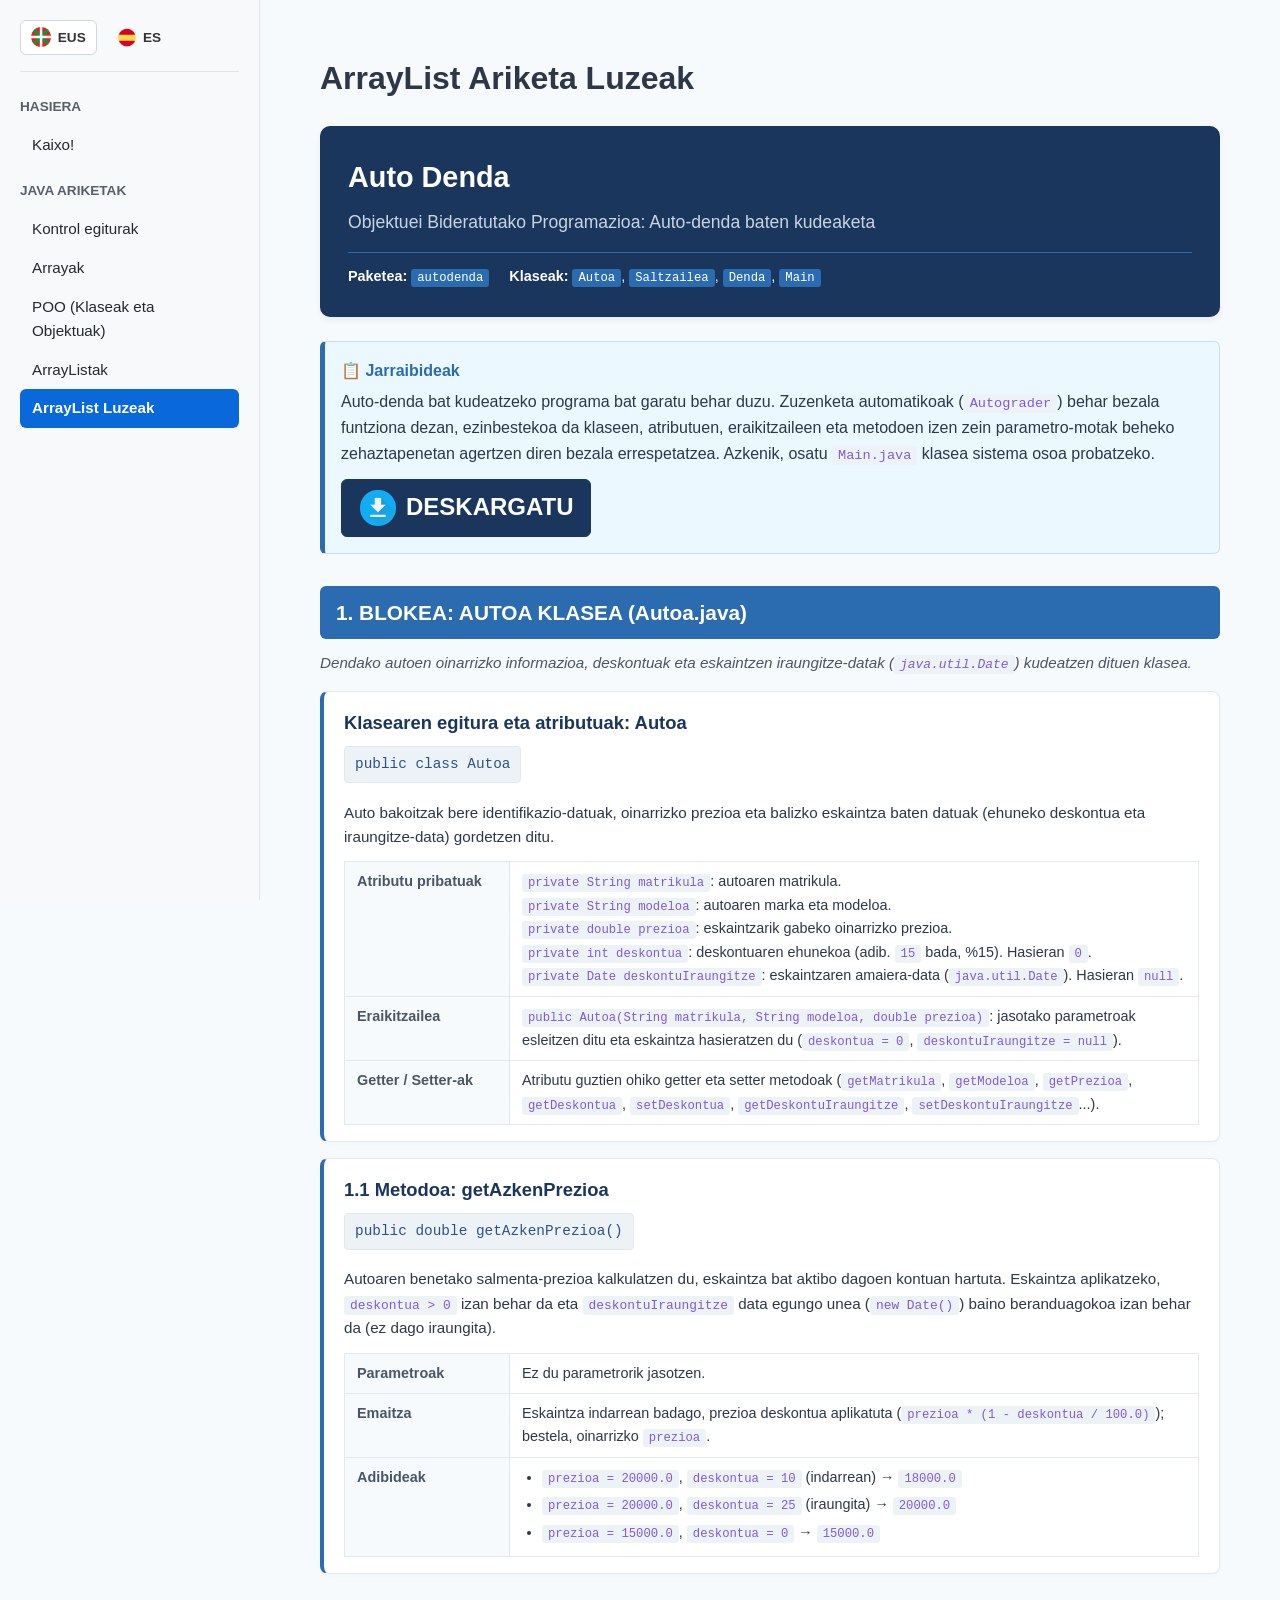
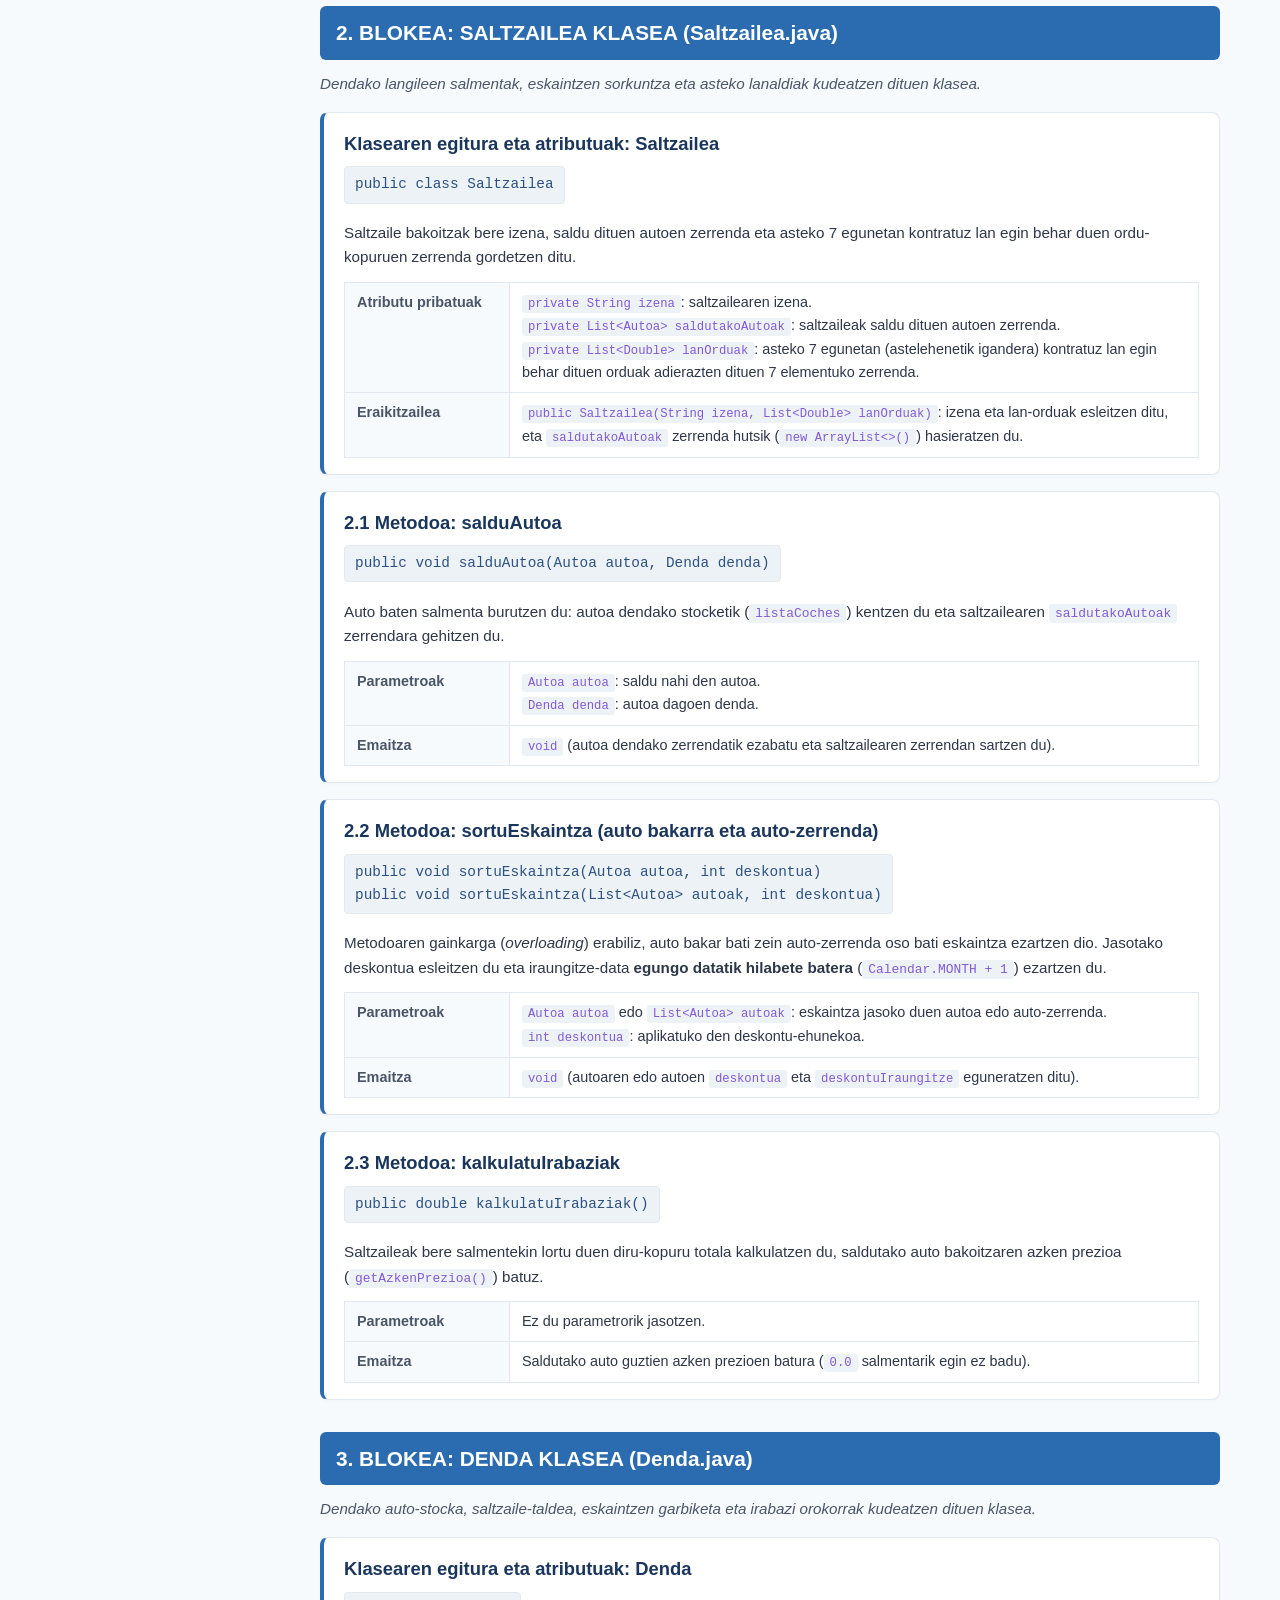
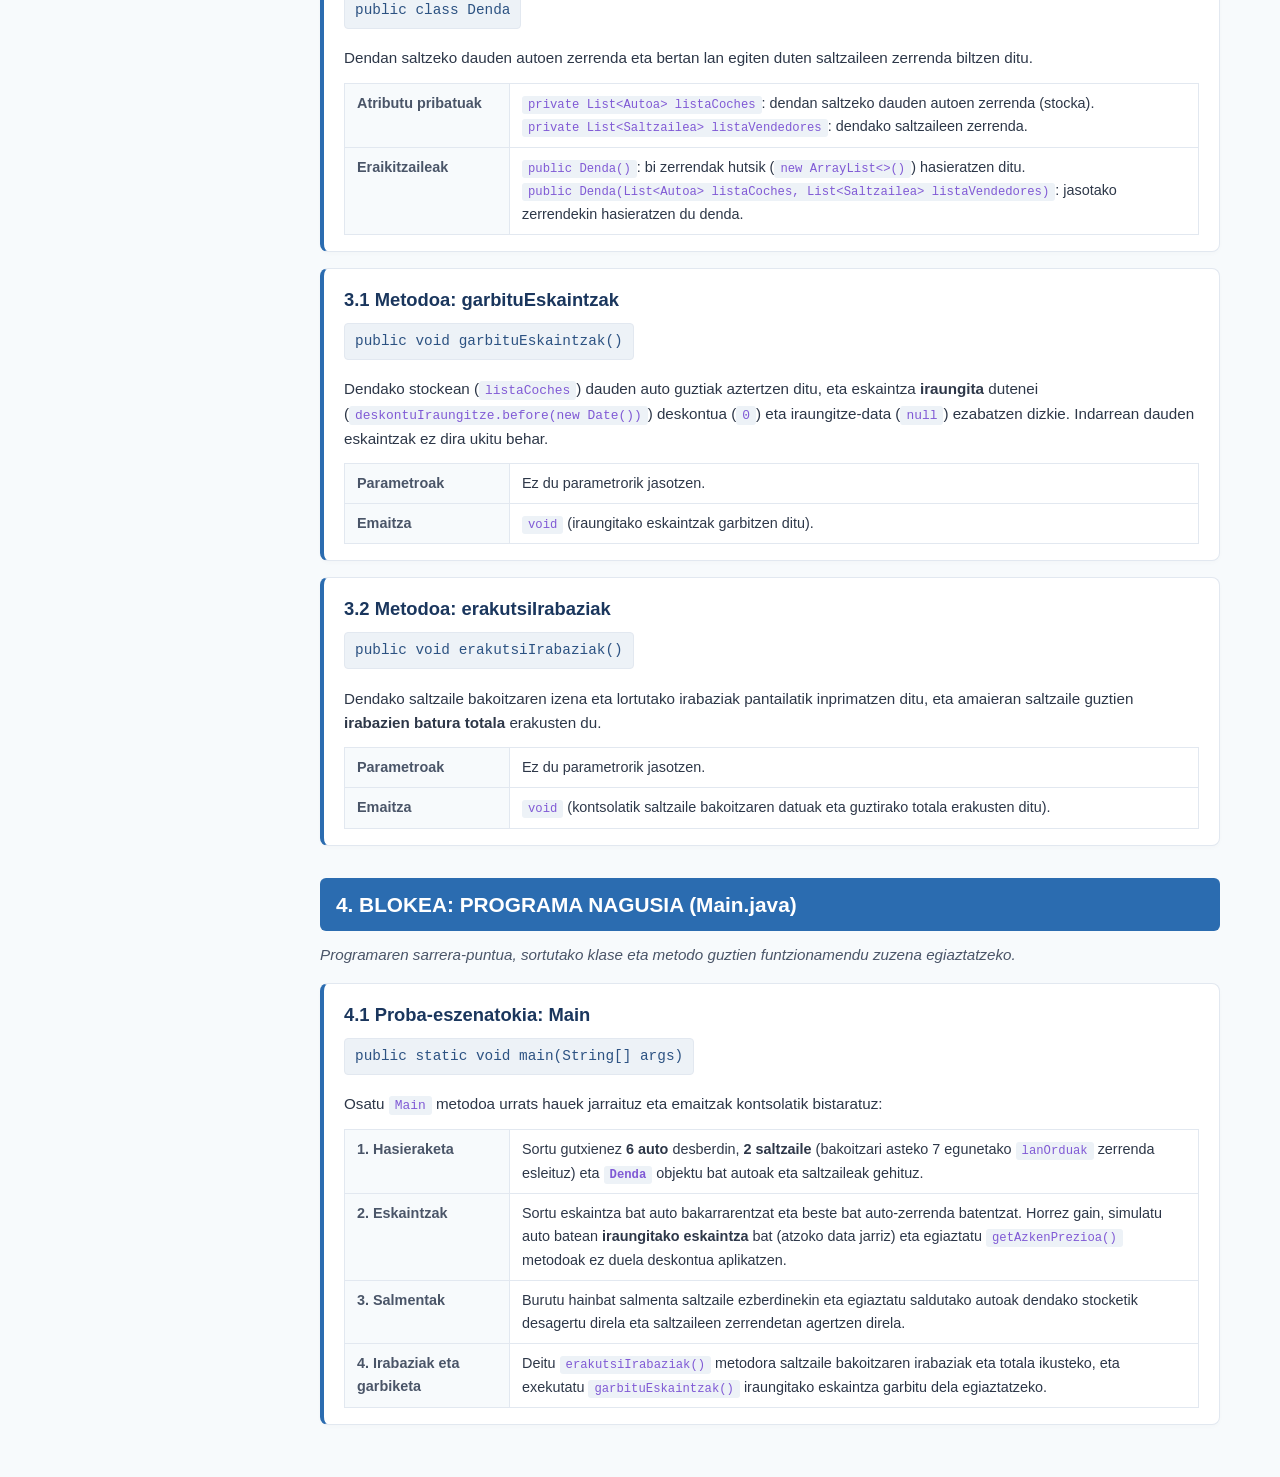
<file: eus/arrayListLuzeak.html>
<!DOCTYPE html>
<html lang="eu">
<head>
    <meta charset="UTF-8">
    <meta name="viewport" content="width=device-width, initial-scale=1.0">
    <title>Java Programazio Ariketak - Auto-denda (POO)</title>
    <link rel="stylesheet" href="../styles.css">
    <script src="../layout.js" defer></script>
</head>
<body>

    <div class="container">
        <h1>ArrayList Ariketa Luzeak</h1>

        <div class="header-container">
            <div class="header-title">Auto Denda</div>
            <div class="header-subtitle">Objektuei Bideratutako Programazioa: Auto-denda baten kudeaketa</div>
            <div class="meta-info">
                <div><strong>Paketea:</strong> <span class="code-inline" style="color: #ffffff; background: #2b6cb0;">autodenda</span></div>
                <div><strong>Klaseak:</strong> <span class="code-inline" style="color: #ffffff; background: #2b6cb0;">Autoa</span>, <span class="code-inline" style="color: #ffffff; background: #2b6cb0;">Saltzailea</span>, <span class="code-inline" style="color: #ffffff; background: #2b6cb0;">Denda</span>, <span class="code-inline" style="color: #ffffff; background: #2b6cb0;">Main</span></div>
            </div>
        </div>


        <div class="instructions-box">
            <div class="instructions-title">📋 Jarraibideak</div>
            Auto-denda bat kudeatzeko programa bat garatu behar duzu. Zuzenketa automatikoak (<span class="code-inline">Autograder</span>) behar bezala funtziona dezan, ezinbestekoa da klaseen, atributuen, eraikitzaileen eta metodoen izen zein parametro-motak beheko zehaztapenetan agertzen diren bezala errespetatzea. Azkenik, osatu <span class="code-inline">Main.java</span> klasea sistema osoa probatzeko.
            <div class="download-area"><a href="/eus/zips/autodenda.zip" class="download-btn" download> DESKARGATU </a></div>
        </div>

        <!-- 1. BLOKEA: AUTOA -->
        <div class="section-header">1. BLOKEA: AUTOA KLASEA (Autoa.java)</div>
        <div class="section-desc">Dendako autoen oinarrizko informazioa, deskontuak eta eskaintzen iraungitze-datak (<span class="code-inline">java.util.Date</span>) kudeatzen dituen klasea.</div>

        <div class="exercise-card">
            <div class="exercise-header">Klasearen egitura eta atributuak: Autoa</div>
            <div class="exercise-signature">public class Autoa</div>
            <div class="exercise-description">Auto bakoitzak bere identifikazio-datuak, oinarrizko prezioa eta balizko eskaintza baten datuak (ehuneko deskontua eta iraungitze-data) gordetzen ditu.</div>
            <table class="details-table">
                <tr>
                    <th>Atributu pribatuak</th>
                    <td>
                        <span class="code-inline">private String matrikula</span>: autoaren matrikula.<br>
                        <span class="code-inline">private String modeloa</span>: autoaren marka eta modeloa.<br>
                        <span class="code-inline">private double prezioa</span>: eskaintzarik gabeko oinarrizko prezioa.<br>
                        <span class="code-inline">private int deskontua</span>: deskontuaren ehunekoa (adib. <span class="code-inline">15</span> bada, %15). Hasieran <span class="code-inline">0</span>.<br>
                        <span class="code-inline">private Date deskontuIraungitze</span>: eskaintzaren amaiera-data (<span class="code-inline">java.util.Date</span>). Hasieran <span class="code-inline">null</span>.
                    </td>
                </tr>
                <tr>
                    <th>Eraikitzailea</th>
                    <td><span class="code-inline">public Autoa(String matrikula, String modeloa, double prezioa)</span>: jasotako parametroak esleitzen ditu eta eskaintza hasieratzen du (<span class="code-inline">deskontua = 0</span>, <span class="code-inline">deskontuIraungitze = null</span>).</td>
                </tr>
                <tr>
                    <th>Getter / Setter-ak</th>
                    <td>
                        Atributu guztien ohiko getter eta setter metodoak (<span class="code-inline">getMatrikula</span>, <span class="code-inline">getModeloa</span>, <span class="code-inline">getPrezioa</span>, <span class="code-inline">getDeskontua</span>, <span class="code-inline">setDeskontua</span>, <span class="code-inline">getDeskontuIraungitze</span>, <span class="code-inline">setDeskontuIraungitze</span>...).
                    </td>
                </tr>
            </table>
        </div>

        <div class="exercise-card">
            <div class="exercise-header">1.1 Metodoa: getAzkenPrezioa</div>
            <div class="exercise-signature">public double getAzkenPrezioa()</div>
            <div class="exercise-description">Autoaren benetako salmenta-prezioa kalkulatzen du, eskaintza bat aktibo dagoen kontuan hartuta. Eskaintza aplikatzeko, <span class="code-inline">deskontua &gt; 0</span> izan behar da eta <span class="code-inline">deskontuIraungitze</span> data egungo unea (<span class="code-inline">new Date()</span>) baino beranduagokoa izan behar da (ez dago iraungita).</div>
            <table class="details-table">
                <tr>
                    <th>Parametroak</th>
                    <td>Ez du parametrorik jasotzen.</td>
                </tr>
                <tr>
                    <th>Emaitza</th>
                    <td>Eskaintza indarrean badago, prezioa deskontua aplikatuta (<span class="code-inline">prezioa * (1 - deskontua / 100.0)</span>); bestela, oinarrizko <span class="code-inline">prezioa</span>.</td>
                </tr>
                <tr>
                    <th>Adibideak</th>
                    <td>
                        <ul>
                            <li><span class="code-inline">prezioa = 20000.0</span>, <span class="code-inline">deskontua = 10</span> (indarrean) &rarr; <span class="code-inline">18000.0</span></li>
                            <li><span class="code-inline">prezioa = 20000.0</span>, <span class="code-inline">deskontua = 25</span> (iraungita) &rarr; <span class="code-inline">20000.0</span></li>
                            <li><span class="code-inline">prezioa = 15000.0</span>, <span class="code-inline">deskontua = 0</span> &rarr; <span class="code-inline">15000.0</span></li>
                        </ul>
                    </td>
                </tr>
            </table>
        </div>

        <!-- 2. BLOKEA: SALTZAILEA -->
        <div class="section-header">2. BLOKEA: SALTZAILEA KLASEA (Saltzailea.java)</div>
        <div class="section-desc">Dendako langileen salmentak, eskaintzen sorkuntza eta asteko lanaldiak kudeatzen dituen klasea.</div>

        <div class="exercise-card">
            <div class="exercise-header">Klasearen egitura eta atributuak: Saltzailea</div>
            <div class="exercise-signature">public class Saltzailea</div>
            <div class="exercise-description">Saltzaile bakoitzak bere izena, saldu dituen autoen zerrenda eta asteko 7 egunetan kontratuz lan egin behar duen ordu-kopuruen zerrenda gordetzen ditu.</div>
            <table class="details-table">
                <tr>
                    <th>Atributu pribatuak</th>
                    <td>
                        <span class="code-inline">private String izena</span>: saltzailearen izena.<br>
                        <span class="code-inline">private List&lt;Autoa&gt; saldutakoAutoak</span>: saltzaileak saldu dituen autoen zerrenda.<br>
                        <span class="code-inline">private List&lt;Double&gt; lanOrduak</span>: asteko 7 egunetan (astelehenetik igandera) kontratuz lan egin behar dituen orduak adierazten dituen 7 elementuko zerrenda.
                    </td>
                </tr>
                <tr>
                    <th>Eraikitzailea</th>
                    <td><span class="code-inline">public Saltzailea(String izena, List&lt;Double&gt; lanOrduak)</span>: izena eta lan-orduak esleitzen ditu, eta <span class="code-inline">saldutakoAutoak</span> zerrenda hutsik (<span class="code-inline">new ArrayList&lt;&gt;()</span>) hasieratzen du.</td>
                </tr>
            </table>
        </div>

        <div class="exercise-card">
            <div class="exercise-header">2.1 Metodoa: salduAutoa</div>
            <div class="exercise-signature">public void salduAutoa(Autoa autoa, Denda denda)</div>
            <div class="exercise-description">Auto baten salmenta burutzen du: autoa dendako stocketik (<span class="code-inline">listaCoches</span>) kentzen du eta saltzailearen <span class="code-inline">saldutakoAutoak</span> zerrendara gehitzen du.</div>
            <table class="details-table">
                <tr>
                    <th>Parametroak</th>
                    <td>
                        <span class="code-inline">Autoa autoa</span>: saldu nahi den autoa.<br>
                        <span class="code-inline">Denda denda</span>: autoa dagoen denda.
                    </td>
                </tr>
                <tr>
                    <th>Emaitza</th>
                    <td><span class="code-inline">void</span> (autoa dendako zerrendatik ezabatu eta saltzailearen zerrendan sartzen du).</td>
                </tr>
            </table>
        </div>

        <div class="exercise-card">
            <div class="exercise-header">2.2 Metodoa: sortuEskaintza (auto bakarra eta auto-zerrenda)</div>
            <div class="exercise-signature">public void sortuEskaintza(Autoa autoa, int deskontua)<br>public void sortuEskaintza(List&lt;Autoa&gt; autoak, int deskontua)</div>
            <div class="exercise-description">Metodoaren gainkarga (<em>overloading</em>) erabiliz, auto bakar bati zein auto-zerrenda oso bati eskaintza ezartzen dio. Jasotako deskontua esleitzen du eta iraungitze-data <strong>egungo datatik hilabete batera</strong> (<span class="code-inline">Calendar.MONTH + 1</span>) ezartzen du.</div>
            <table class="details-table">
                <tr>
                    <th>Parametroak</th>
                    <td>
                        <span class="code-inline">Autoa autoa</span> edo <span class="code-inline">List&lt;Autoa&gt; autoak</span>: eskaintza jasoko duen autoa edo auto-zerrenda.<br>
                        <span class="code-inline">int deskontua</span>: aplikatuko den deskontu-ehunekoa.
                    </td>
                </tr>
                <tr>
                    <th>Emaitza</th>
                    <td><span class="code-inline">void</span> (autoaren edo autoen <span class="code-inline">deskontua</span> eta <span class="code-inline">deskontuIraungitze</span> eguneratzen ditu).</td>
                </tr>
            </table>
        </div>

        <div class="exercise-card">
            <div class="exercise-header">2.3 Metodoa: kalkulatuIrabaziak</div>
            <div class="exercise-signature">public double kalkulatuIrabaziak()</div>
            <div class="exercise-description">Saltzaileak bere salmentekin lortu duen diru-kopuru totala kalkulatzen du, saldutako auto bakoitzaren azken prezioa (<span class="code-inline">getAzkenPrezioa()</span>) batuz.</div>
            <table class="details-table">
                <tr>
                    <th>Parametroak</th>
                    <td>Ez du parametrorik jasotzen.</td>
                </tr>
                <tr>
                    <th>Emaitza</th>
                    <td>Saldutako auto guztien azken prezioen batura (<span class="code-inline">0.0</span> salmentarik egin ez badu).</td>
                </tr>
            </table>
        </div>

        <!-- 3. BLOKEA: DENDA -->
        <div class="section-header">3. BLOKEA: DENDA KLASEA (Denda.java)</div>
        <div class="section-desc">Dendako auto-stocka, saltzaile-taldea, eskaintzen garbiketa eta irabazi orokorrak kudeatzen dituen klasea.</div>

        <div class="exercise-card">
            <div class="exercise-header">Klasearen egitura eta atributuak: Denda</div>
            <div class="exercise-signature">public class Denda</div>
            <div class="exercise-description">Dendan saltzeko dauden autoen zerrenda eta bertan lan egiten duten saltzaileen zerrenda biltzen ditu.</div>
            <table class="details-table">
                <tr>
                    <th>Atributu pribatuak</th>
                    <td>
                        <span class="code-inline">private List&lt;Autoa&gt; listaCoches</span>: dendan saltzeko dauden autoen zerrenda (stocka).<br>
                        <span class="code-inline">private List&lt;Saltzailea&gt; listaVendedores</span>: dendako saltzaileen zerrenda.
                    </td>
                </tr>
                <tr>
                    <th>Eraikitzaileak</th>
                    <td>
                        <span class="code-inline">public Denda()</span>: bi zerrendak hutsik (<span class="code-inline">new ArrayList&lt;&gt;()</span>) hasieratzen ditu.<br>
                        <span class="code-inline">public Denda(List&lt;Autoa&gt; listaCoches, List&lt;Saltzailea&gt; listaVendedores)</span>: jasotako zerrendekin hasieratzen du denda.
                    </td>
                </tr>
            </table>
        </div>

        <div class="exercise-card">
            <div class="exercise-header">3.1 Metodoa: garbituEskaintzak</div>
            <div class="exercise-signature">public void garbituEskaintzak()</div>
            <div class="exercise-description">Dendako stockean (<span class="code-inline">listaCoches</span>) dauden auto guztiak aztertzen ditu, eta eskaintza <strong>iraungita</strong> dutenei (<span class="code-inline">deskontuIraungitze.before(new Date())</span>) deskontua (<span class="code-inline">0</span>) eta iraungitze-data (<span class="code-inline">null</span>) ezabatzen dizkie. Indarrean dauden eskaintzak ez dira ukitu behar.</div>
            <table class="details-table">
                <tr>
                    <th>Parametroak</th>
                    <td>Ez du parametrorik jasotzen.</td>
                </tr>
                <tr>
                    <th>Emaitza</th>
                    <td><span class="code-inline">void</span> (iraungitako eskaintzak garbitzen ditu).</td>
                </tr>
            </table>
        </div>

        <div class="exercise-card">
            <div class="exercise-header">3.2 Metodoa: erakutsiIrabaziak</div>
            <div class="exercise-signature">public void erakutsiIrabaziak()</div>
            <div class="exercise-description">Dendako saltzaile bakoitzaren izena eta lortutako irabaziak pantailatik inprimatzen ditu, eta amaieran saltzaile guztien <strong>irabazien batura totala</strong> erakusten du.</div>
            <table class="details-table">
                <tr>
                    <th>Parametroak</th>
                    <td>Ez du parametrorik jasotzen.</td>
                </tr>
                <tr>
                    <th>Emaitza</th>
                    <td><span class="code-inline">void</span> (kontsolatik saltzaile bakoitzaren datuak eta guztirako totala erakusten ditu).</td>
                </tr>
            </table>
        </div>

        <!-- 4. BLOKEA: MAIN -->
        <div class="section-header">4. BLOKEA: PROGRAMA NAGUSIA (Main.java)</div>
        <div class="section-desc">Programaren sarrera-puntua, sortutako klase eta metodo guztien funtzionamendu zuzena egiaztatzeko.</div>

        <div class="exercise-card">
            <div class="exercise-header">4.1 Proba-eszenatokia: Main</div>
            <div class="exercise-signature">public static void main(String[] args)</div>
            <div class="exercise-description">Osatu <span class="code-inline">Main</span> metodoa urrats hauek jarraituz eta emaitzak kontsolatik bistaratuz:</div>
            <table class="details-table">
                <tr>
                    <th>1. Hasieraketa</th>
                    <td>Sortu gutxienez <strong>6 auto</strong> desberdin, <strong>2 saltzaile</strong> (bakoitzari asteko 7 egunetako <span class="code-inline">lanOrduak</span> zerrenda esleituz) eta <strong><span class="code-inline">Denda</span></strong> objektu bat autoak eta saltzaileak gehituz.</td>
                </tr>
                <tr>
                    <th>2. Eskaintzak</th>
                    <td>Sortu eskaintza bat auto bakarrarentzat eta beste bat auto-zerrenda batentzat. Horrez gain, simulatu auto batean <strong>iraungitako eskaintza</strong> bat (atzoko data jarriz) eta egiaztatu <span class="code-inline">getAzkenPrezioa()</span> metodoak ez duela deskontua aplikatzen.</td>
                </tr>
                <tr>
                    <th>3. Salmentak</th>
                    <td>Burutu hainbat salmenta saltzaile ezberdinekin eta egiaztatu saldutako autoak dendako stocketik desagertu direla eta saltzaileen zerrendetan agertzen direla.</td>
                </tr>
                <tr>
                    <th>4. Irabaziak eta garbiketa</th>
                    <td>Deitu <span class="code-inline">erakutsiIrabaziak()</span> metodora saltzaile bakoitzaren irabaziak eta totala ikusteko, eta exekutatu <span class="code-inline">garbituEskaintzak()</span> iraungitako eskaintza garbitu dela egiaztatzeko.</td>
                </tr>
            </table>
        </div>
    </div>

</body>
</html>
</file>
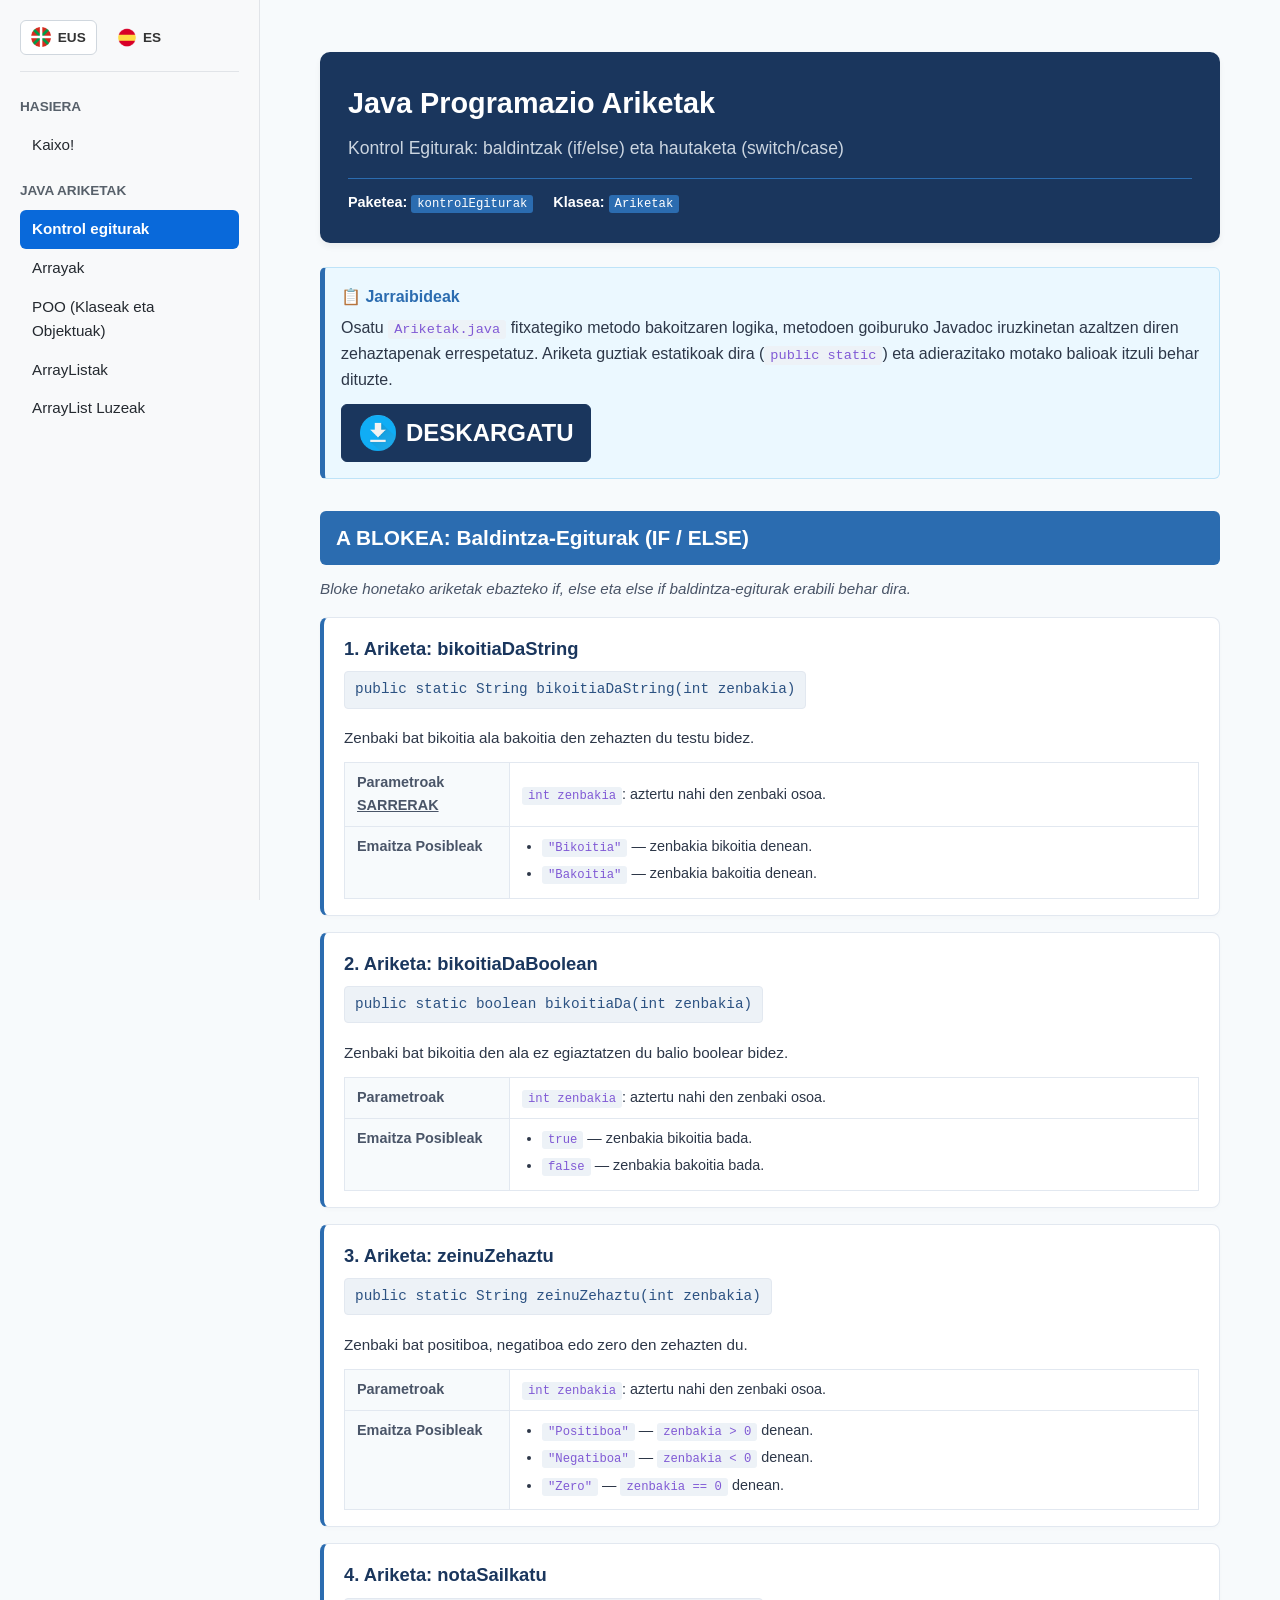
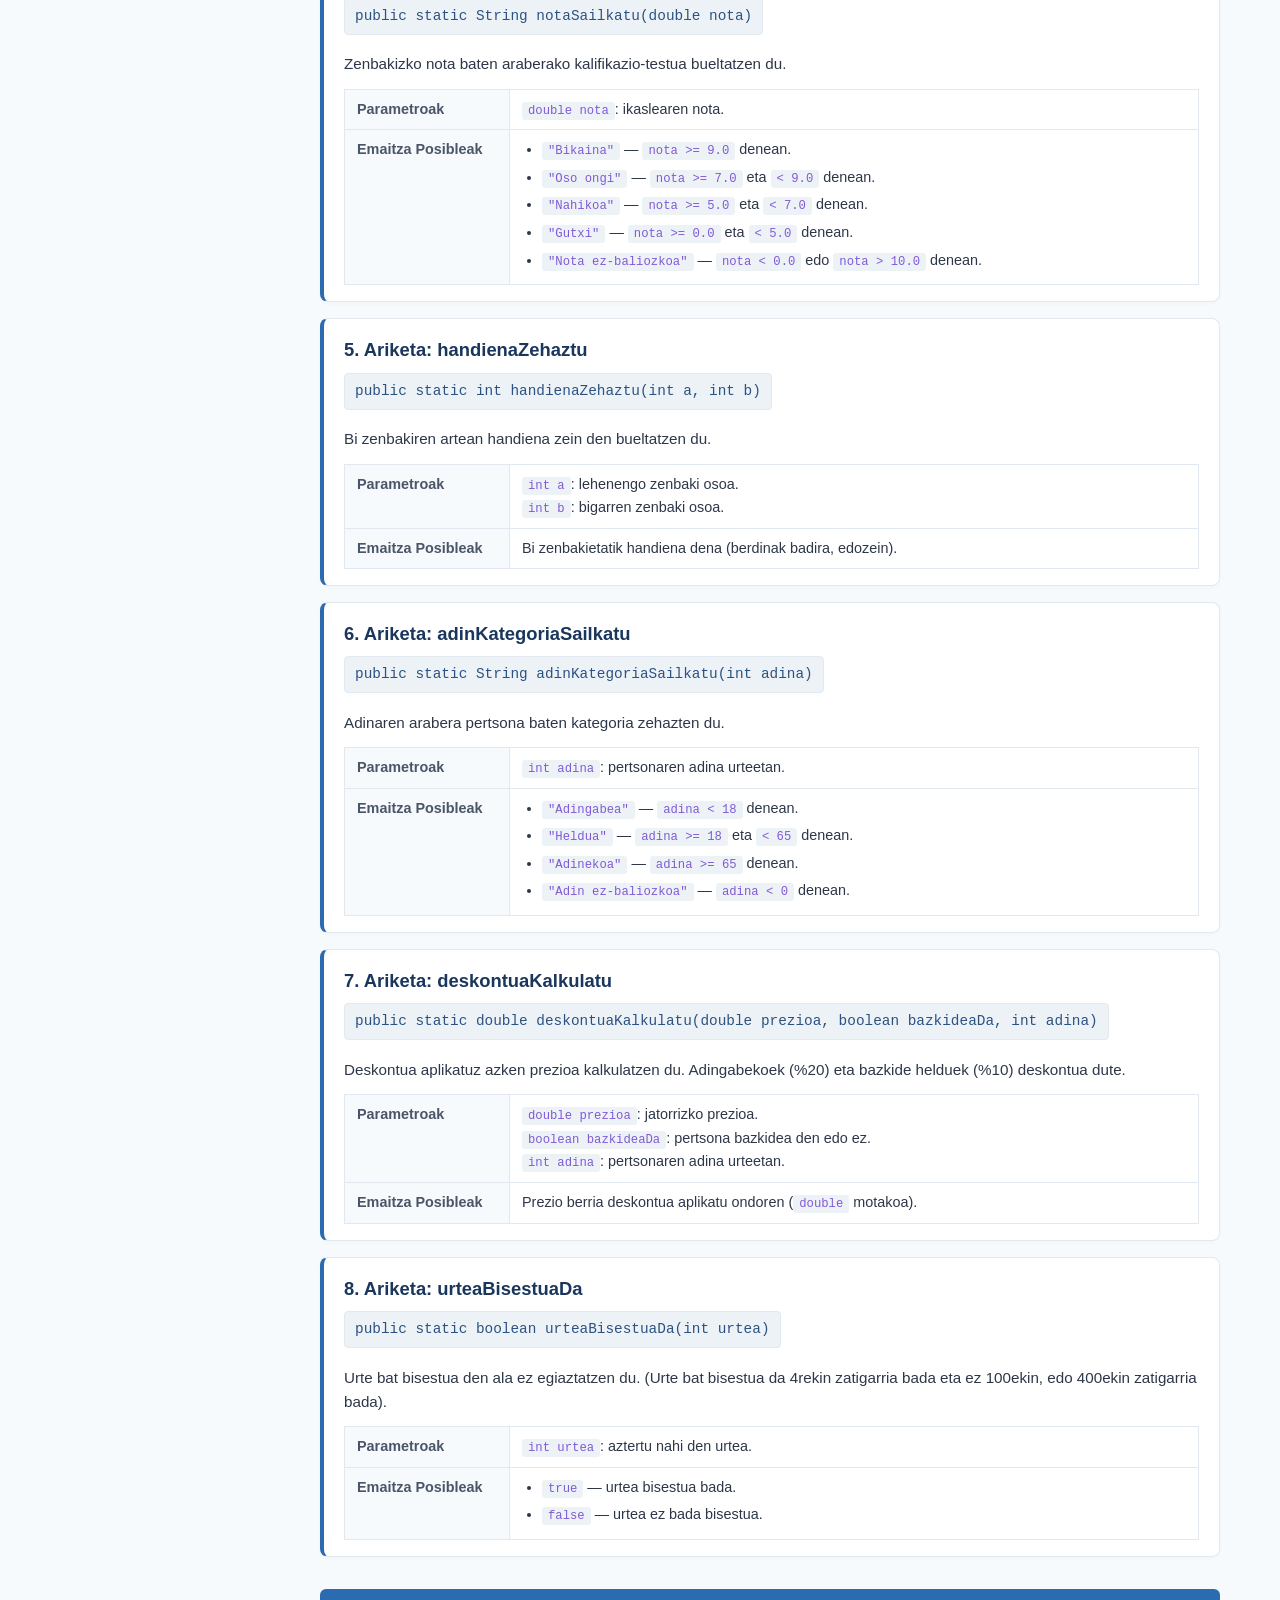
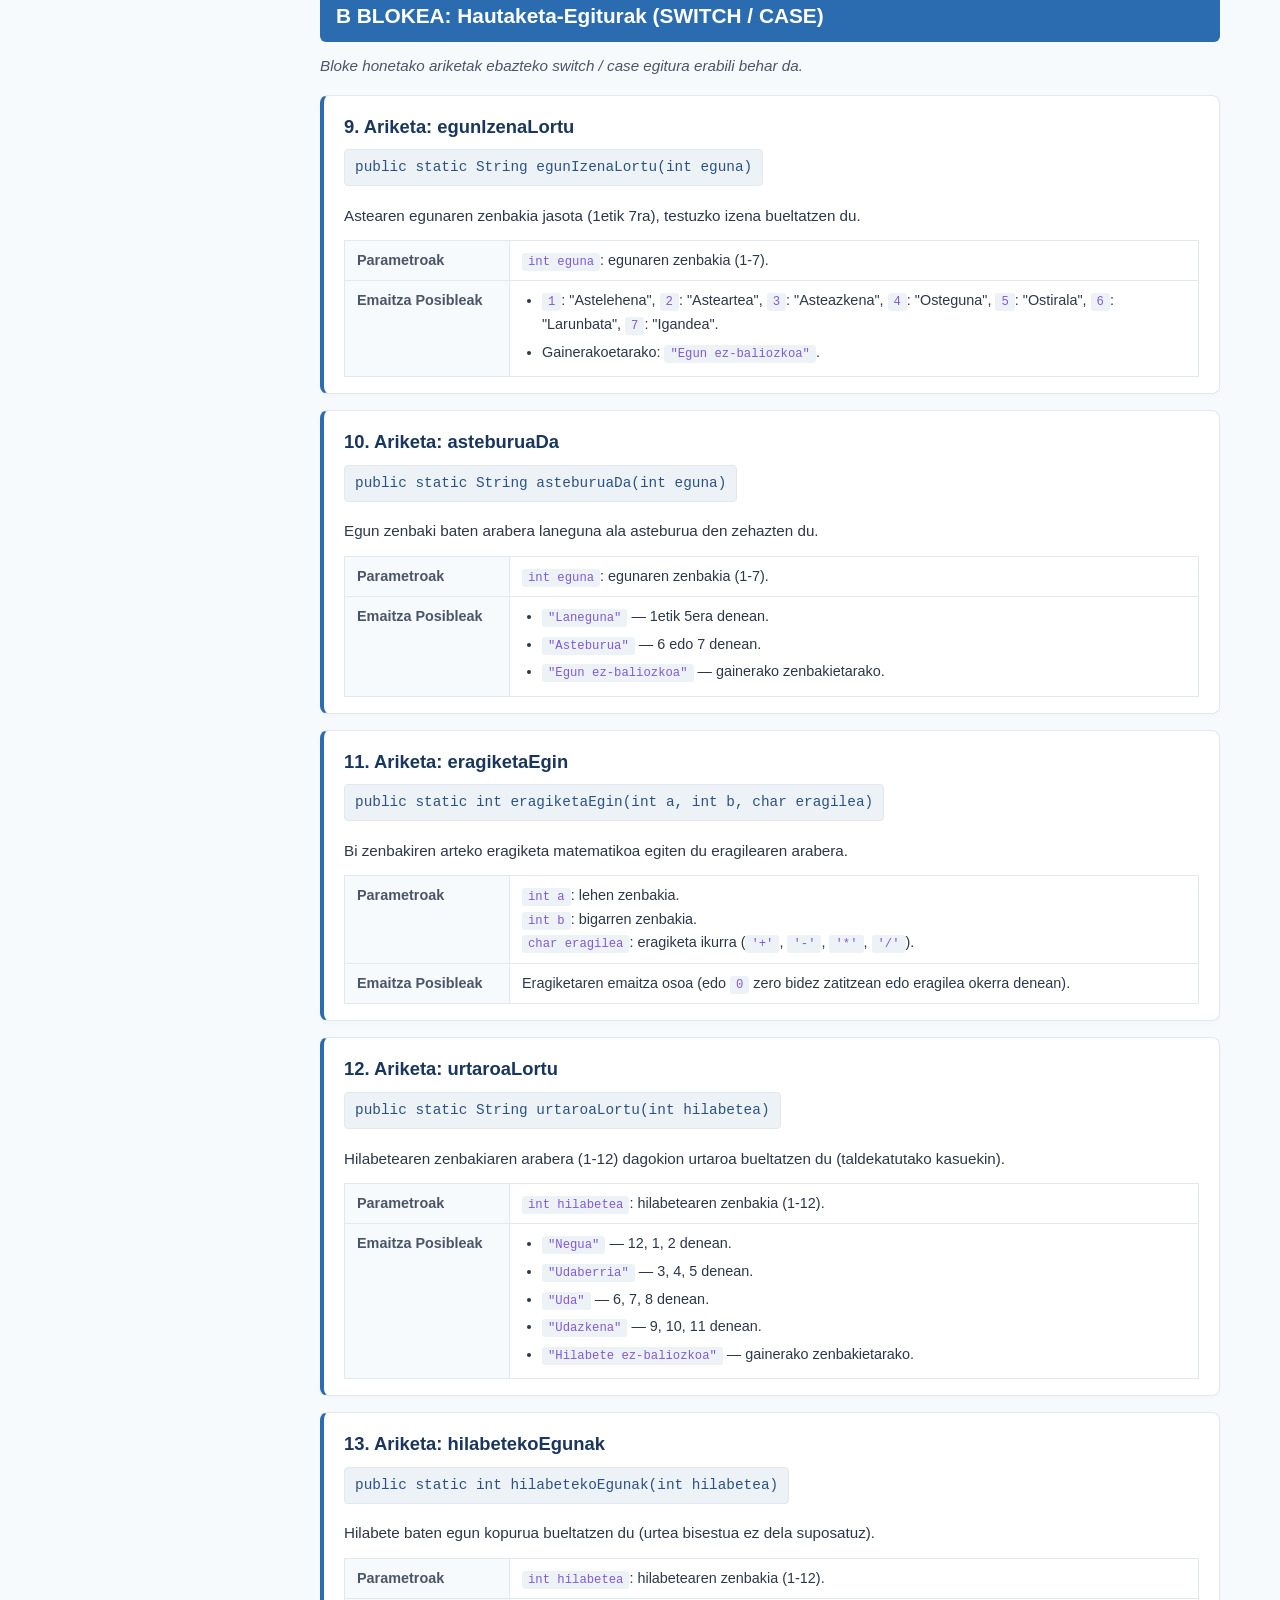
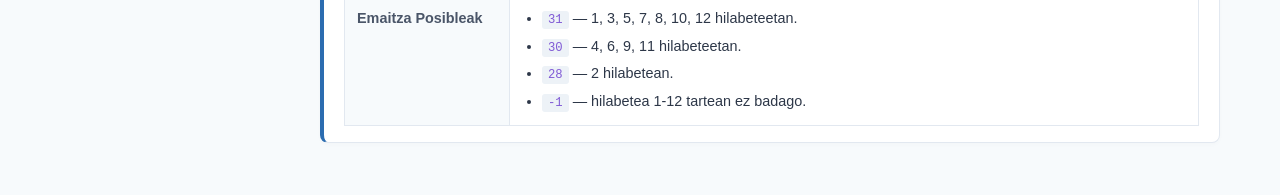
<file: eus/kontrol_egiturak.html>
<!DOCTYPE html>
<html lang="eu">
<head>
    <meta charset="UTF-8">
    <meta name="viewport" content="width=device-width, initial-scale=1.0">
    <title>Java Programazio Ariketak - Kontrol Egiturak</title>
    <link rel="stylesheet" href="../styles.css">
    <script src="../layout.js" defer></script>
</head>
<body>

    <div class="container">
        <div class="header-container">
            <div class="header-title">Java Programazio Ariketak</div>
            <div class="header-subtitle">Kontrol Egiturak: baldintzak (if/else) eta hautaketa (switch/case)</div>
            <div class="meta-info">
                <div><strong>Paketea:</strong> <span class="code-inline" style="color: #ffffff; background: #2b6cb0;">kontrolEgiturak</span></div>
                <div><strong>Klasea:</strong> <span class="code-inline" style="color: #ffffff; background: #2b6cb0;">Ariketak</span></div>
            </div>
        </div>

        <div class="instructions-box">
            <div class="instructions-title">📋 Jarraibideak</div>
            Osatu <span class="code-inline">Ariketak.java</span> fitxategiko metodo bakoitzaren logika, metodoen goiburuko Javadoc iruzkinetan azaltzen diren zehaztapenak errespetatuz. Ariketa guztiak estatikoak dira (<span class="code-inline">public static</span>) eta adierazitako motako balioak itzuli behar dituzte.
            <div class="download-area"><a href="zips/kontrol_egiturak.zip" class="download-btn" download> DESKARGATU </a></div>
        </div>

        <!-- A BLOKEA -->
        <div class="section-header">A BLOKEA: Baldintza-Egiturak (IF / ELSE)</div>
        <div class="section-desc">Bloke honetako ariketak ebazteko if, else eta else if baldintza-egiturak erabili behar dira.</div>

        <!-- Ariketa 1 -->
        <div class="exercise-card">
            <div class="exercise-header">1. Ariketa: bikoitiaDaString</div>
            <div class="exercise-signature">public static String bikoitiaDaString(int zenbakia)</div>
            <div class="exercise-description">Zenbaki bat bikoitia ala bakoitia den zehazten du testu bidez.</div>
            <table class="details-table">
                <tr>
                    <th>Parametroak <u>SARRERAK</u></th>
                    <td><span class="code-inline">int zenbakia</span>: aztertu nahi den zenbaki osoa.</td>
                </tr>
                <tr>
                    <th>Emaitza Posibleak</th>
                    <td>
                        <ul>
                            <li><span class="code-inline">"Bikoitia"</span> — zenbakia bikoitia denean.</li>
                            <li><span class="code-inline">"Bakoitia"</span> — zenbakia bakoitia denean.</li>
                        </ul>
                    </td>
                </tr>
            </table>
        </div>

        <!-- Ariketa 2 -->
        <div class="exercise-card">
            <div class="exercise-header">2. Ariketa: bikoitiaDaBoolean</div>
            <div class="exercise-signature">public static boolean bikoitiaDa(int zenbakia)</div>
            <div class="exercise-description">Zenbaki bat bikoitia den ala ez egiaztatzen du balio boolear bidez.</div>
            <table class="details-table">
                <tr>
                    <th>Parametroak</th>
                    <td><span class="code-inline">int zenbakia</span>: aztertu nahi den zenbaki osoa.</td>
                </tr>
                <tr>
                    <th>Emaitza Posibleak</th>
                    <td>
                        <ul>
                            <li><span class="code-inline">true</span> — zenbakia bikoitia bada.</li>
                            <li><span class="code-inline">false</span> — zenbakia bakoitia bada.</li>
                        </ul>
                    </td>
                </tr>
            </table>
        </div>

        <!-- Ariketa 3 -->
        <div class="exercise-card">
            <div class="exercise-header">3. Ariketa: zeinuZehaztu</div>
            <div class="exercise-signature">public static String zeinuZehaztu(int zenbakia)</div>
            <div class="exercise-description">Zenbaki bat positiboa, negatiboa edo zero den zehazten du.</div>
            <table class="details-table">
                <tr>
                    <th>Parametroak</th>
                    <td><span class="code-inline">int zenbakia</span>: aztertu nahi den zenbaki osoa.</td>
                </tr>
                <tr>
                    <th>Emaitza Posibleak</th>
                    <td>
                        <ul>
                            <li><span class="code-inline">"Positiboa"</span> — <span class="code-inline">zenbakia &gt; 0</span> denean.</li>
                            <li><span class="code-inline">"Negatiboa"</span> — <span class="code-inline">zenbakia &lt; 0</span> denean.</li>
                            <li><span class="code-inline">"Zero"</span> — <span class="code-inline">zenbakia == 0</span> denean.</li>
                        </ul>
                    </td>
                </tr>
            </table>
        </div>

        <!-- Ariketa 4 -->
        <div class="exercise-card">
            <div class="exercise-header">4. Ariketa: notaSailkatu</div>
            <div class="exercise-signature">public static String notaSailkatu(double nota)</div>
            <div class="exercise-description">Zenbakizko nota baten araberako kalifikazio-testua bueltatzen du.</div>
            <table class="details-table">
                <tr>
                    <th>Parametroak</th>
                    <td><span class="code-inline">double nota</span>: ikaslearen nota.</td>
                </tr>
                <tr>
                    <th>Emaitza Posibleak</th>
                    <td>
                        <ul>
                            <li><span class="code-inline">"Bikaina"</span> — <span class="code-inline">nota &gt;= 9.0</span> denean.</li>
                            <li><span class="code-inline">"Oso ongi"</span> — <span class="code-inline">nota &gt;= 7.0</span> eta <span class="code-inline">&lt; 9.0</span> denean.</li>
                            <li><span class="code-inline">"Nahikoa"</span> — <span class="code-inline">nota &gt;= 5.0</span> eta <span class="code-inline">&lt; 7.0</span> denean.</li>
                            <li><span class="code-inline">"Gutxi"</span> — <span class="code-inline">nota &gt;= 0.0</span> eta <span class="code-inline">&lt; 5.0</span> denean.</li>
                            <li><span class="code-inline">"Nota ez-baliozkoa"</span> — <span class="code-inline">nota &lt; 0.0</span> edo <span class="code-inline">nota &gt; 10.0</span> denean.</li>
                        </ul>
                    </td>
                </tr>
            </table>
        </div>

        <!-- Ariketa 5 -->
        <div class="exercise-card">
            <div class="exercise-header">5. Ariketa: handienaZehaztu</div>
            <div class="exercise-signature">public static int handienaZehaztu(int a, int b)</div>
            <div class="exercise-description">Bi zenbakiren artean handiena zein den bueltatzen du.</div>
            <table class="details-table">
                <tr>
                    <th>Parametroak</th>
                    <td><span class="code-inline">int a</span>: lehenengo zenbaki osoa.<br><span class="code-inline">int b</span>: bigarren zenbaki osoa.</td>
                </tr>
                <tr>
                    <th>Emaitza Posibleak</th>
                    <td>Bi zenbakietatik handiena dena (berdinak badira, edozein).</td>
                </tr>
            </table>
        </div>

        <!-- Ariketa 6 -->
        <div class="exercise-card">
            <div class="exercise-header">6. Ariketa: adinKategoriaSailkatu</div>
            <div class="exercise-signature">public static String adinKategoriaSailkatu(int adina)</div>
            <div class="exercise-description">Adinaren arabera pertsona baten kategoria zehazten du.</div>
            <table class="details-table">
                <tr>
                    <th>Parametroak</th>
                    <td><span class="code-inline">int adina</span>: pertsonaren adina urteetan.</td>
                </tr>
                <tr>
                    <th>Emaitza Posibleak</th>
                    <td>
                        <ul>
                            <li><span class="code-inline">"Adingabea"</span> — <span class="code-inline">adina &lt; 18</span> denean.</li>
                            <li><span class="code-inline">"Heldua"</span> — <span class="code-inline">adina &gt;= 18</span> eta <span class="code-inline">&lt; 65</span> denean.</li>
                            <li><span class="code-inline">"Adinekoa"</span> — <span class="code-inline">adina &gt;= 65</span> denean.</li>
                            <li><span class="code-inline">"Adin ez-baliozkoa"</span> — <span class="code-inline">adina &lt; 0</span> denean.</li>
                        </ul>
                    </td>
                </tr>
            </table>
        </div>

        <!-- Ariketa 7 -->
        <div class="exercise-card">
            <div class="exercise-header">7. Ariketa: deskontuaKalkulatu</div>
            <div class="exercise-signature">public static double deskontuaKalkulatu(double prezioa, boolean bazkideaDa, int adina)</div>
            <div class="exercise-description">Deskontua aplikatuz azken prezioa kalkulatzen du. Adingabekoek (%20) eta bazkide helduek (%10) deskontua dute.</div>
            <table class="details-table">
                <tr>
                    <th>Parametroak</th>
                    <td>
                        <span class="code-inline">double prezioa</span>: jatorrizko prezioa.<br>
                        <span class="code-inline">boolean bazkideaDa</span>: pertsona bazkidea den edo ez.<br>
                        <span class="code-inline">int adina</span>: pertsonaren adina urteetan.
                    </td>
                </tr>
                <tr>
                    <th>Emaitza Posibleak</th>
                    <td>Prezio berria deskontua aplikatu ondoren (<span class="code-inline">double</span> motakoa).</td>
                </tr>
            </table>
        </div>

        <!-- Ariketa 8 -->
        <div class="exercise-card">
            <div class="exercise-header">8. Ariketa: urteaBisestuaDa</div>
            <div class="exercise-signature">public static boolean urteaBisestuaDa(int urtea)</div>
            <div class="exercise-description">Urte bat bisestua den ala ez egiaztatzen du. (Urte bat bisestua da 4rekin zatigarria bada eta ez 100ekin, edo 400ekin zatigarria bada).</div>
            <table class="details-table">
                <tr>
                    <th>Parametroak</th>
                    <td><span class="code-inline">int urtea</span>: aztertu nahi den urtea.</td>
                </tr>
                <tr>
                    <th>Emaitza Posibleak</th>
                    <td>
                        <ul>
                            <li><span class="code-inline">true</span> — urtea bisestua bada.</li>
                            <li><span class="code-inline">false</span> — urtea ez bada bisestua.</li>
                        </ul>
                    </td>
                </tr>
            </table>
        </div>

        <!-- B BLOKEA -->
        <div class="section-header">B BLOKEA: Hautaketa-Egiturak (SWITCH / CASE)</div>
        <div class="section-desc">Bloke honetako ariketak ebazteko switch / case egitura erabili behar da.</div>

        <!-- Ariketa 9 -->
        <div class="exercise-card">
            <div class="exercise-header">9. Ariketa: egunIzenaLortu</div>
            <div class="exercise-signature">public static String egunIzenaLortu(int eguna)</div>
            <div class="exercise-description">Astearen egunaren zenbakia jasota (1etik 7ra), testuzko izena bueltatzen du.</div>
            <table class="details-table">
                <tr>
                    <th>Parametroak</th>
                    <td><span class="code-inline">int eguna</span>: egunaren zenbakia (1-7).</td>
                </tr>
                <tr>
                    <th>Emaitza Posibleak</th>
                    <td>
                        <ul>
                            <li><span class="code-inline">1</span>: "Astelehena", <span class="code-inline">2</span>: "Asteartea", <span class="code-inline">3</span>: "Asteazkena", <span class="code-inline">4</span>: "Osteguna", <span class="code-inline">5</span>: "Ostirala", <span class="code-inline">6</span>: "Larunbata", <span class="code-inline">7</span>: "Igandea".</li>
                            <li>Gainerakoetarako: <span class="code-inline">"Egun ez-baliozkoa"</span>.</li>
                        </ul>
                    </td>
                </tr>
            </table>
        </div>

        <!-- Ariketa 10 -->
        <div class="exercise-card">
            <div class="exercise-header">10. Ariketa: asteburuaDa</div>
            <div class="exercise-signature">public static String asteburuaDa(int eguna)</div>
            <div class="exercise-description">Egun zenbaki baten arabera laneguna ala asteburua den zehazten du.</div>
            <table class="details-table">
                <tr>
                    <th>Parametroak</th>
                    <td><span class="code-inline">int eguna</span>: egunaren zenbakia (1-7).</td>
                </tr>
                <tr>
                    <th>Emaitza Posibleak</th>
                    <td>
                        <ul>
                            <li><span class="code-inline">"Laneguna"</span> — 1etik 5era denean.</li>
                            <li><span class="code-inline">"Asteburua"</span> — 6 edo 7 denean.</li>
                            <li><span class="code-inline">"Egun ez-baliozkoa"</span> — gainerako zenbakietarako.</li>
                        </ul>
                    </td>
                </tr>
            </table>
        </div>

        <!-- Ariketa 11 -->
        <div class="exercise-card">
            <div class="exercise-header">11. Ariketa: eragiketaEgin</div>
            <div class="exercise-signature">public static int eragiketaEgin(int a, int b, char eragilea)</div>
            <div class="exercise-description">Bi zenbakiren arteko eragiketa matematikoa egiten du eragilearen arabera.</div>
            <table class="details-table">
                <tr>
                    <th>Parametroak</th>
                    <td>
                        <span class="code-inline">int a</span>: lehen zenbakia.<br>
                        <span class="code-inline">int b</span>: bigarren zenbakia.<br>
                        <span class="code-inline">char eragilea</span>: eragiketa ikurra (<span class="code-inline">'+'</span>, <span class="code-inline">'-'</span>, <span class="code-inline">'*'</span>, <span class="code-inline">'/'</span>).
                    </td>
                </tr>
                <tr>
                    <th>Emaitza Posibleak</th>
                    <td>Eragiketaren emaitza osoa (edo <span class="code-inline">0</span> zero bidez zatitzean edo eragilea okerra denean).</td>
                </tr>
            </table>
        </div>

        <!-- Ariketa 12 -->
        <div class="exercise-card">
            <div class="exercise-header">12. Ariketa: urtaroaLortu</div>
            <div class="exercise-signature">public static String urtaroaLortu(int hilabetea)</div>
            <div class="exercise-description">Hilabetearen zenbakiaren arabera (1-12) dagokion urtaroa bueltatzen du (taldekatutako kasuekin).</div>
            <table class="details-table">
                <tr>
                    <th>Parametroak</th>
                    <td><span class="code-inline">int hilabetea</span>: hilabetearen zenbakia (1-12).</td>
                </tr>
                <tr>
                    <th>Emaitza Posibleak</th>
                    <td>
                        <ul>
                            <li><span class="code-inline">"Negua"</span> — 12, 1, 2 denean.</li>
                            <li><span class="code-inline">"Udaberria"</span> — 3, 4, 5 denean.</li>
                            <li><span class="code-inline">"Uda"</span> — 6, 7, 8 denean.</li>
                            <li><span class="code-inline">"Udazkena"</span> — 9, 10, 11 denean.</li>
                            <li><span class="code-inline">"Hilabete ez-baliozkoa"</span> — gainerako zenbakietarako.</li>
                        </ul>
                    </td>
                </tr>
            </table>
        </div>

        <!-- Ariketa 13 -->
        <div class="exercise-card">
            <div class="exercise-header">13. Ariketa: hilabetekoEgunak</div>
            <div class="exercise-signature">public static int hilabetekoEgunak(int hilabetea)</div>
            <div class="exercise-description">Hilabete baten egun kopurua bueltatzen du (urtea bisestua ez dela suposatuz).</div>
            <table class="details-table">
                <tr>
                    <th>Parametroak</th>
                    <td><span class="code-inline">int hilabetea</span>: hilabetearen zenbakia (1-12).</td>
                </tr>
                <tr>
                    <th>Emaitza Posibleak</th>
                    <td>
                        <ul>
                            <li><span class="code-inline">31</span> — 1, 3, 5, 7, 8, 10, 12 hilabeteetan.</li>
                            <li><span class="code-inline">30</span> — 4, 6, 9, 11 hilabeteetan.</li>
                            <li><span class="code-inline">28</span> — 2 hilabetean.</li>
                            <li><span class="code-inline">-1</span> — hilabetea 1-12 tartean ez badago.</li>
                        </ul>
                    </td>
                </tr>
            </table>
        </div>
    </div>

</body>
</html>
</file>
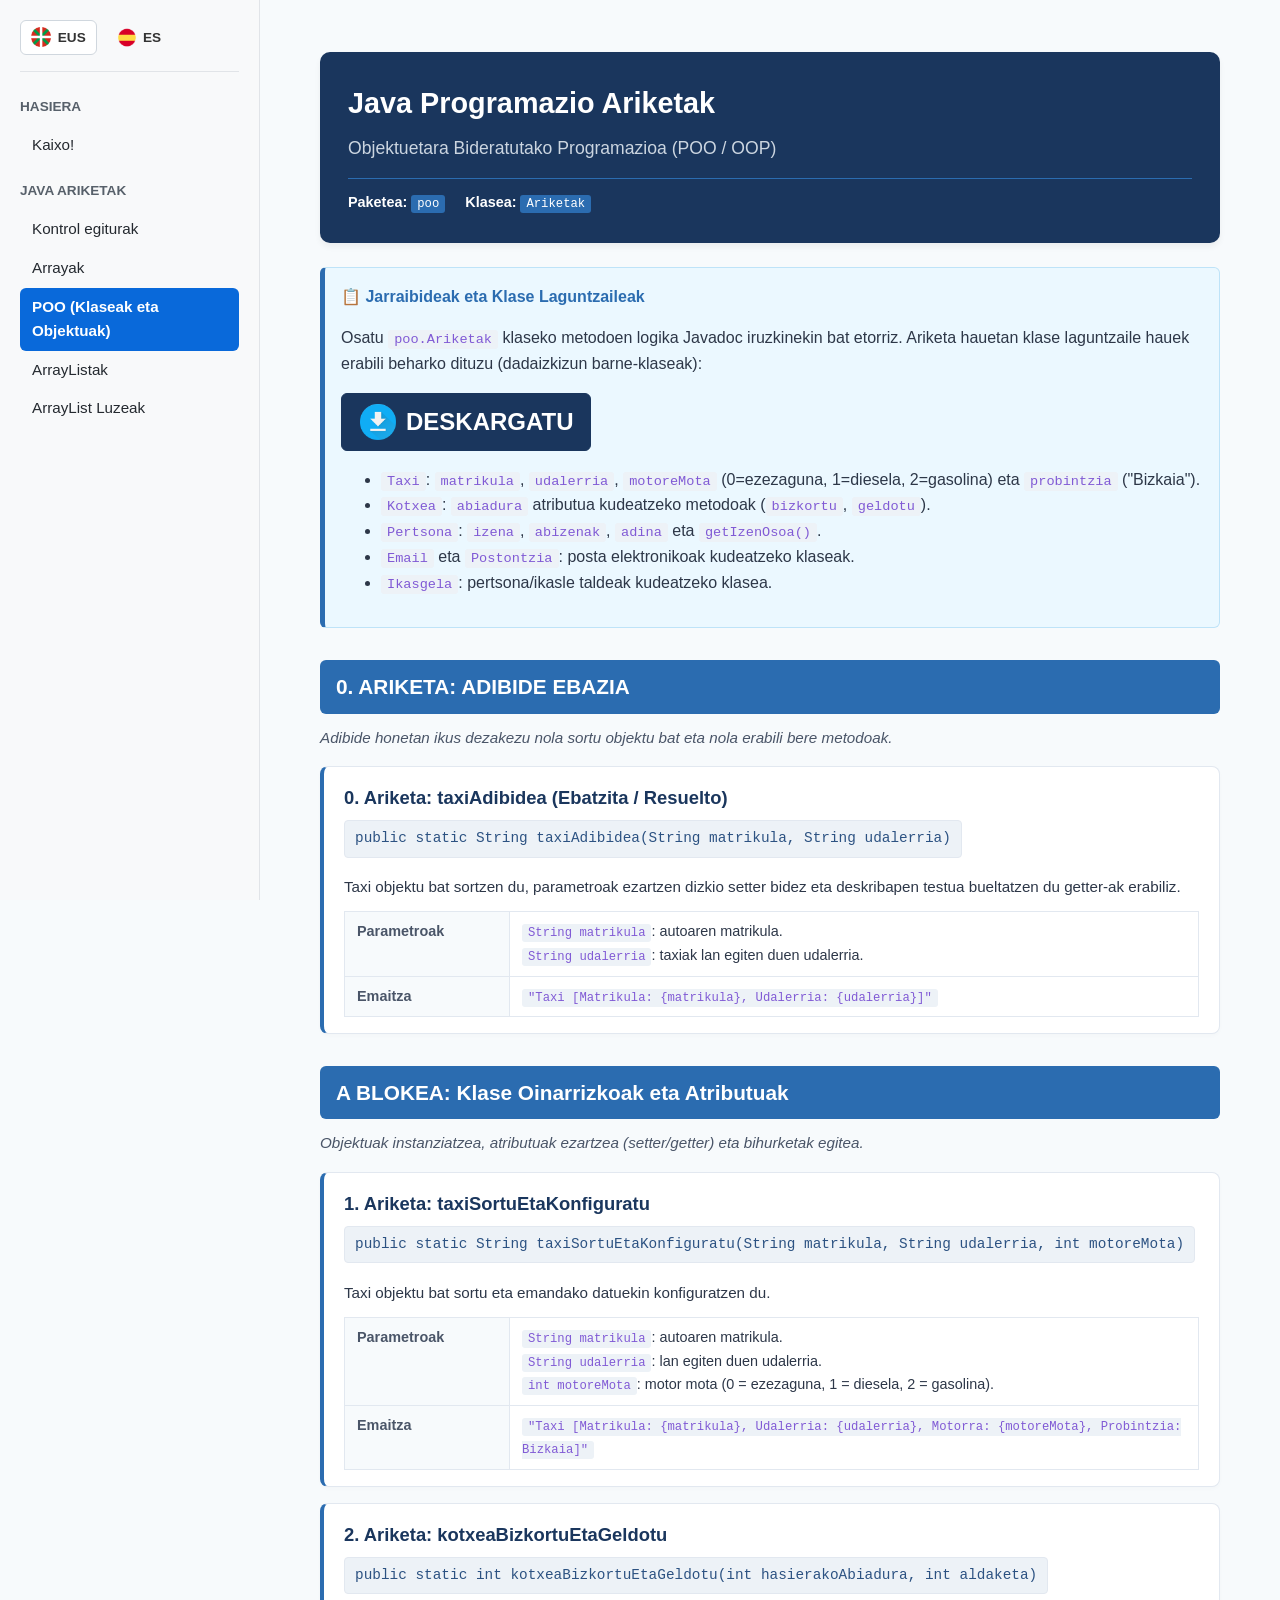
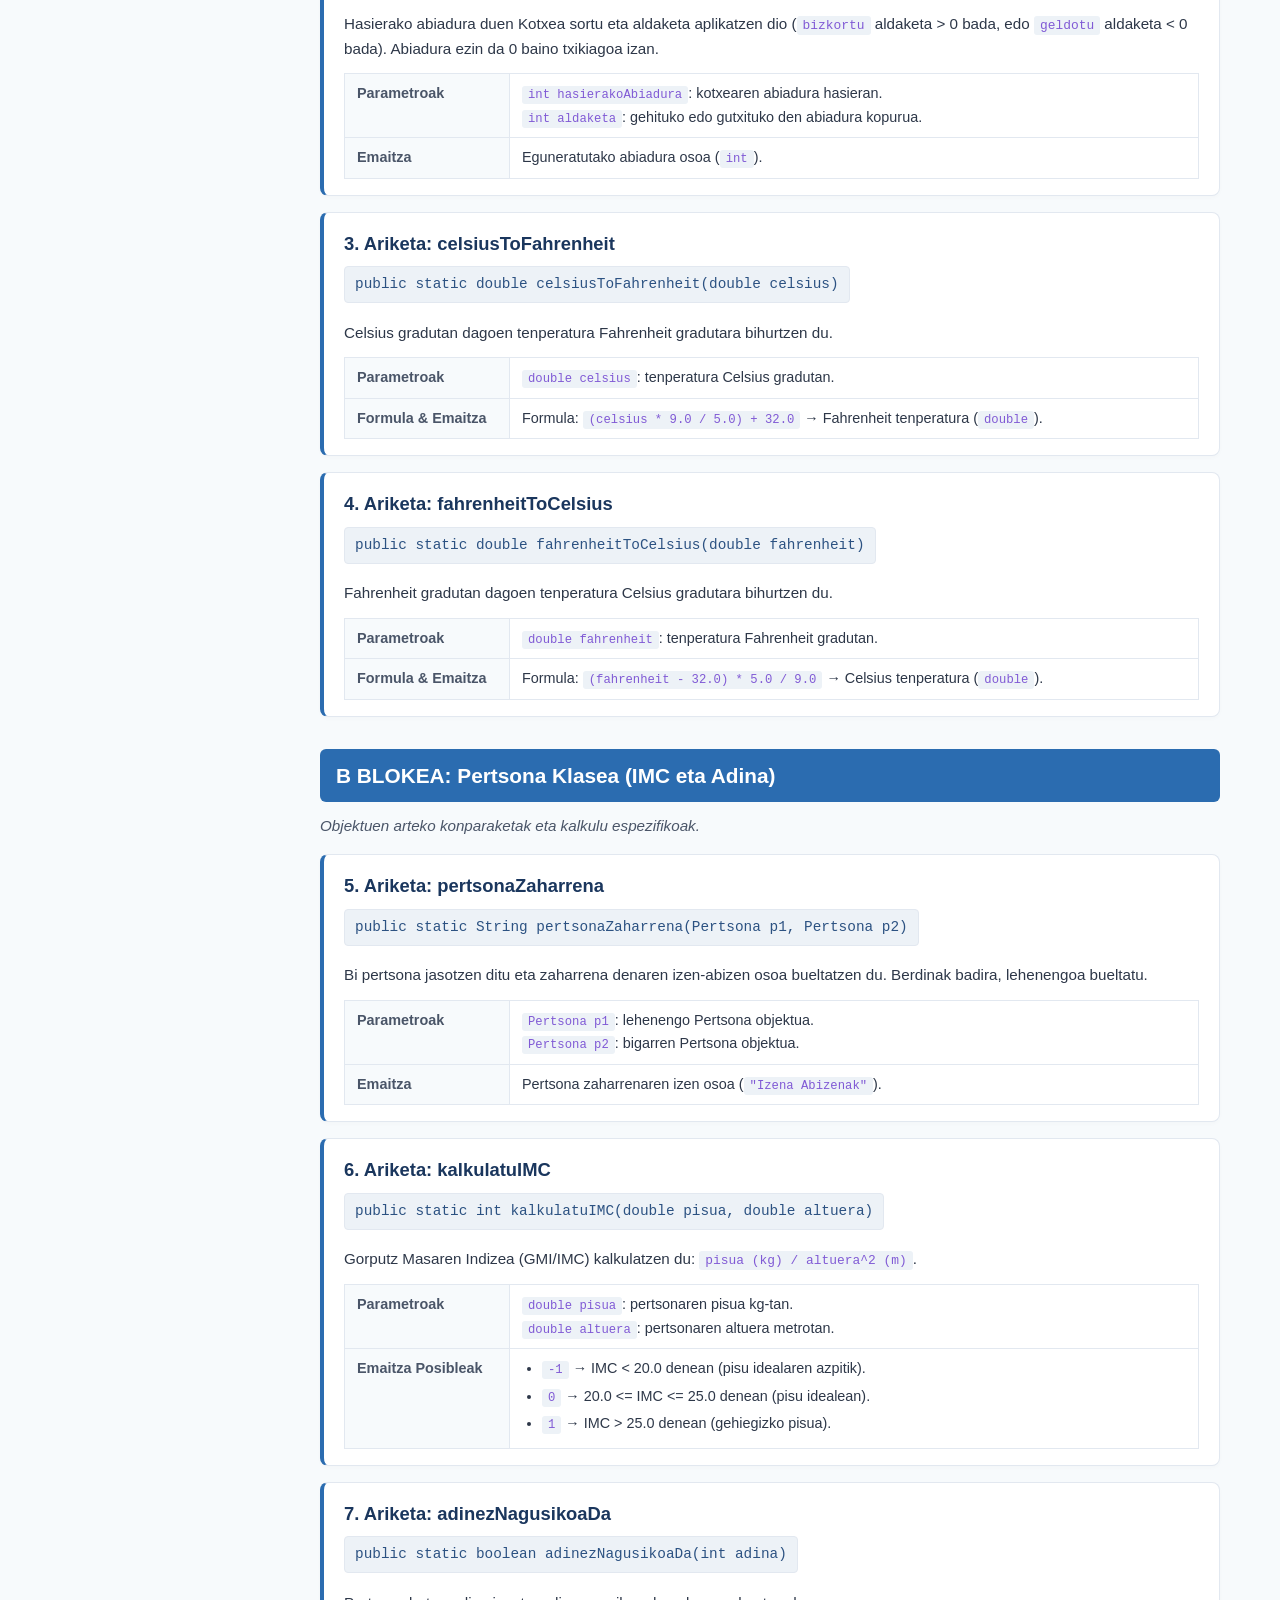
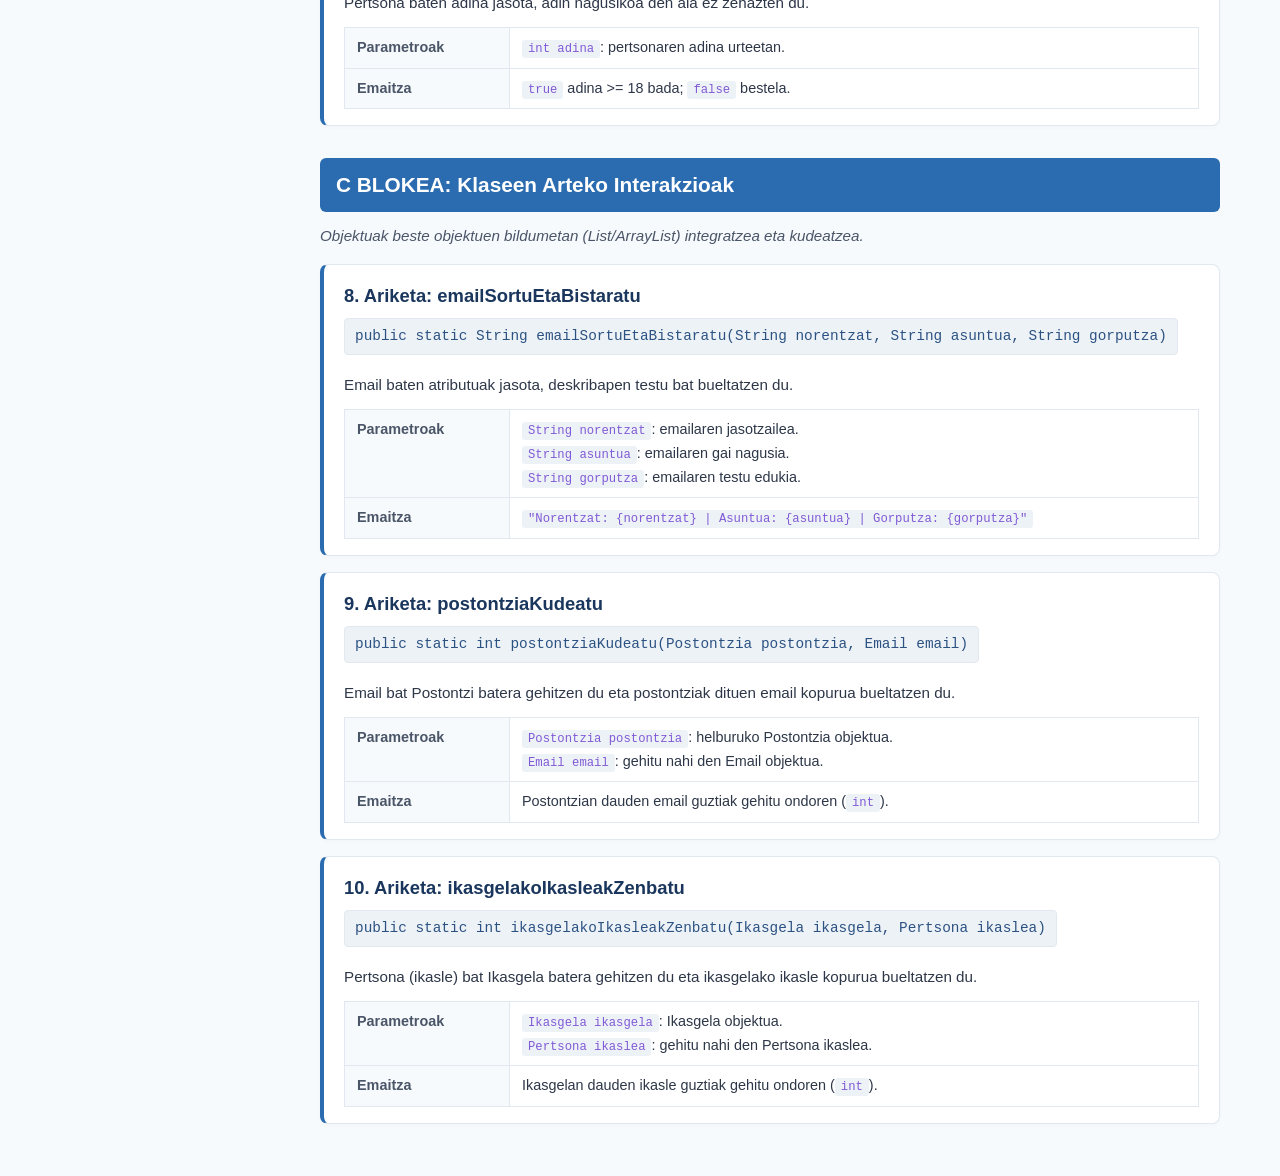
<file: eus/poo.html>
<!DOCTYPE html>
<html lang="eu">
<head>
    <meta charset="UTF-8">
    <meta name="viewport" content="width=device-width, initial-scale=1.0">
    <title>Java Programazio Ariketak - OOP (Objektuetara Bideratutako Programazioa)</title>
    <link rel="stylesheet" href="../styles.css">
    <script src="../layout.js" defer></script>
</head>
<body>

    <div class="container">
        <!-- HEADER -->
        <div class="header-container">
            <div class="header-title">Java Programazio Ariketak</div>
            <div class="header-subtitle">Objektuetara Bideratutako Programazioa (POO / OOP)</div>
            <div class="meta-info">
                <div><strong>Paketea:</strong> <span class="code-inline" style="color: #ffffff; background: #2b6cb0;">poo</span></div>
                <div><strong>Klasea:</strong> <span class="code-inline" style="color: #ffffff; background: #2b6cb0;">Ariketak</span></div>
            </div>
        </div>

        <!-- JARRAIBIDEAK -->
        <div class="instructions-box">
            <div class="instructions-title">📋 Jarraibideak eta Klase Laguntzaileak</div>
            <p>Osatu <span class="code-inline">poo.Ariketak</span> klaseko metodoen logika Javadoc iruzkinekin bat etorriz. Ariketa hauetan klase laguntzaile hauek erabili beharko dituzu (dadaizkizun barne-klaseak):</p>
            <div class="download-area"><a href="eus/zips/poo.zip" class="download-btn" download> DESKARGATU </a></div>
            <ul>
                <li><span class="code-inline">Taxi</span>: <span class="code-inline">matrikula</span>, <span class="code-inline">udalerria</span>, <span class="code-inline">motoreMota</span> (0=ezezaguna, 1=diesela, 2=gasolina) eta <span class="code-inline">probintzia</span> ("Bizkaia").</li>
                <li><span class="code-inline">Kotxea</span>: <span class="code-inline">abiadura</span> atributua kudeatzeko metodoak (<span class="code-inline">bizkortu</span>, <span class="code-inline">geldotu</span>).</li>
                <li><span class="code-inline">Pertsona</span>: <span class="code-inline">izena</span>, <span class="code-inline">abizenak</span>, <span class="code-inline">adina</span> eta <span class="code-inline">getIzenOsoa()</span>.</li>
                <li><span class="code-inline">Email</span> eta <span class="code-inline">Postontzia</span>: posta elektronikoak kudeatzeko klaseak.</li>
                <li><span class="code-inline">Ikasgela</span>: pertsona/ikasle taldeak kudeatzeko klasea.</li>
            </ul>
        </div>

        <!-- 0. ARIKETA: RESUELTO -->
        <div class="section-header">0. ARIKETA: ADIBIDE EBAZIA</div>
        <div class="section-desc">Adibide honetan ikus dezakezu nola sortu objektu bat eta nola erabili bere metodoak.</div>

        <div class="exercise-card">
            <div class="exercise-header">0. Ariketa: taxiAdibidea (Ebatzita / Resuelto)</div>
            <div class="exercise-signature">public static String taxiAdibidea(String matrikula, String udalerria)</div>
            <div class="exercise-description">Taxi objektu bat sortzen du, parametroak ezartzen dizkio setter bidez eta deskribapen testua bueltatzen du getter-ak erabiliz.</div>
            <table class="details-table">
                <tr>
                    <th>Parametroak</th>
                    <td>
                        <span class="code-inline">String matrikula</span>: autoaren matrikula.<br>
                        <span class="code-inline">String udalerria</span>: taxiak lan egiten duen udalerria.
                    </td>
                </tr>
                <tr>
                    <th>Emaitza</th>
                    <td><span class="code-inline">"Taxi [Matrikula: {matrikula}, Udalerria: {udalerria}]"</span></td>
                </tr>
            </table>
        </div>

        <!-- A BLOKEA -->
        <div class="section-header">A BLOKEA: Klase Oinarrizkoak eta Atributuak</div>
        <div class="section-desc">Objektuak instanziatzea, atributuak ezartzea (setter/getter) eta bihurketak egitea.</div>

        <!-- Ariketa 1 -->
        <div class="exercise-card">
            <div class="exercise-header">1. Ariketa: taxiSortuEtaKonfiguratu</div>
            <div class="exercise-signature">public static String taxiSortuEtaKonfiguratu(String matrikula, String udalerria, int motoreMota)</div>
            <div class="exercise-description">Taxi objektu bat sortu eta emandako datuekin konfiguratzen du.</div>
            <table class="details-table">
                <tr>
                    <th>Parametroak</th>
                    <td>
                        <span class="code-inline">String matrikula</span>: autoaren matrikula.<br>
                        <span class="code-inline">String udalerria</span>: lan egiten duen udalerria.<br>
                        <span class="code-inline">int motoreMota</span>: motor mota (0 = ezezaguna, 1 = diesela, 2 = gasolina).
                    </td>
                </tr>
                <tr>
                    <th>Emaitza</th>
                    <td><span class="code-inline">"Taxi [Matrikula: {matrikula}, Udalerria: {udalerria}, Motorra: {motoreMota}, Probintzia: Bizkaia]"</span></td>
                </tr>
            </table>
        </div>

        <!-- Ariketa 2 -->
        <div class="exercise-card">
            <div class="exercise-header">2. Ariketa: kotxeaBizkortuEtaGeldotu</div>
            <div class="exercise-signature">public static int kotxeaBizkortuEtaGeldotu(int hasierakoAbiadura, int aldaketa)</div>
            <div class="exercise-description">Hasierako abiadura duen Kotxea sortu eta aldaketa aplikatzen dio (<span class="code-inline">bizkortu</span> aldaketa &gt; 0 bada, edo <span class="code-inline">geldotu</span> aldaketa &lt; 0 bada). Abiadura ezin da 0 baino txikiagoa izan.</div>
            <table class="details-table">
                <tr>
                    <th>Parametroak</th>
                    <td>
                        <span class="code-inline">int hasierakoAbiadura</span>: kotxearen abiadura hasieran.<br>
                        <span class="code-inline">int aldaketa</span>: gehituko edo gutxituko den abiadura kopurua.
                    </td>
                </tr>
                <tr>
                    <th>Emaitza</th>
                    <td>Eguneratutako abiadura osoa (<span class="code-inline">int</span>).</td>
                </tr>
            </table>
        </div>

        <!-- Ariketa 3 -->
        <div class="exercise-card">
            <div class="exercise-header">3. Ariketa: celsiusToFahrenheit</div>
            <div class="exercise-signature">public static double celsiusToFahrenheit(double celsius)</div>
            <div class="exercise-description">Celsius gradutan dagoen tenperatura Fahrenheit gradutara bihurtzen du.</div>
            <table class="details-table">
                <tr>
                    <th>Parametroak</th>
                    <td><span class="code-inline">double celsius</span>: tenperatura Celsius gradutan.</td>
                </tr>
                <tr>
                    <th>Formula & Emaitza</th>
                    <td>Formula: <span class="code-inline">(celsius * 9.0 / 5.0) + 32.0</span> &rarr; Fahrenheit tenperatura (<span class="code-inline">double</span>).</td>
                </tr>
            </table>
        </div>

        <!-- Ariketa 4 -->
        <div class="exercise-card">
            <div class="exercise-header">4. Ariketa: fahrenheitToCelsius</div>
            <div class="exercise-signature">public static double fahrenheitToCelsius(double fahrenheit)</div>
            <div class="exercise-description">Fahrenheit gradutan dagoen tenperatura Celsius gradutara bihurtzen du.</div>
            <table class="details-table">
                <tr>
                    <th>Parametroak</th>
                    <td><span class="code-inline">double fahrenheit</span>: tenperatura Fahrenheit gradutan.</td>
                </tr>
                <tr>
                    <th>Formula & Emaitza</th>
                    <td>Formula: <span class="code-inline">(fahrenheit - 32.0) * 5.0 / 9.0</span> &rarr; Celsius tenperatura (<span class="code-inline">double</span>).</td>
                </tr>
            </table>
        </div>

        <!-- B BLOKEA -->
        <div class="section-header">B BLOKEA: Pertsona Klasea (IMC eta Adina)</div>
        <div class="section-desc">Objektuen arteko konparaketak eta kalkulu espezifikoak.</div>

        <!-- Ariketa 5 -->
        <div class="exercise-card">
            <div class="exercise-header">5. Ariketa: pertsonaZaharrena</div>
            <div class="exercise-signature">public static String pertsonaZaharrena(Pertsona p1, Pertsona p2)</div>
            <div class="exercise-description">Bi pertsona jasotzen ditu eta zaharrena denaren izen-abizen osoa bueltatzen du. Berdinak badira, lehenengoa bueltatu.</div>
            <table class="details-table">
                <tr>
                    <th>Parametroak</th>
                    <td>
                        <span class="code-inline">Pertsona p1</span>: lehenengo Pertsona objektua.<br>
                        <span class="code-inline">Pertsona p2</span>: bigarren Pertsona objektua.
                    </td>
                </tr>
                <tr>
                    <th>Emaitza</th>
                    <td>Pertsona zaharrenaren izen osoa (<span class="code-inline">"Izena Abizenak"</span>).</td>
                </tr>
            </table>
        </div>

        <!-- Ariketa 6 -->
        <div class="exercise-card">
            <div class="exercise-header">6. Ariketa: kalkulatuIMC</div>
            <div class="exercise-signature">public static int kalkulatuIMC(double pisua, double altuera)</div>
            <div class="exercise-description">Gorputz Masaren Indizea (GMI/IMC) kalkulatzen du: <span class="code-inline">pisua (kg) / altuera^2 (m)</span>.</div>
            <table class="details-table">
                <tr>
                    <th>Parametroak</th>
                    <td>
                        <span class="code-inline">double pisua</span>: pertsonaren pisua kg-tan.<br>
                        <span class="code-inline">double altuera</span>: pertsonaren altuera metrotan.
                    </td>
                </tr>
                <tr>
                    <th>Emaitza Posibleak</th>
                    <td>
                        <ul>
                            <li><span class="code-inline">-1</span> &rarr; IMC &lt; 20.0 denean (pisu idealaren azpitik).</li>
                            <li><span class="code-inline">0</span> &rarr; 20.0 &lt;= IMC &lt;= 25.0 denean (pisu idealean).</li>
                            <li><span class="code-inline">1</span> &rarr; IMC &gt; 25.0 denean (gehiegizko pisua).</li>
                        </ul>
                    </td>
                </tr>
            </table>
        </div>

        <!-- Ariketa 7 -->
        <div class="exercise-card">
            <div class="exercise-header">7. Ariketa: adinezNagusikoaDa</div>
            <div class="exercise-signature">public static boolean adinezNagusikoaDa(int adina)</div>
            <div class="exercise-description">Pertsona baten adina jasota, adin nagusikoa den ala ez zehazten du.</div>
            <table class="details-table">
                <tr>
                    <th>Parametroak</th>
                    <td><span class="code-inline">int adina</span>: pertsonaren adina urteetan.</td>
                </tr>
                <tr>
                    <th>Emaitza</th>
                    <td><span class="code-inline">true</span> adina &gt;= 18 bada; <span class="code-inline">false</span> bestela.</td>
                </tr>
            </table>
        </div>

        <!-- C BLOKEA -->
        <div class="section-header">C BLOKEA: Klaseen Arteko Interakzioak</div>
        <div class="section-desc">Objektuak beste objektuen bildumetan (List/ArrayList) integratzea eta kudeatzea.</div>

        <!-- Ariketa 8 -->
        <div class="exercise-card">
            <div class="exercise-header">8. Ariketa: emailSortuEtaBistaratu</div>
            <div class="exercise-signature">public static String emailSortuEtaBistaratu(String norentzat, String asuntua, String gorputza)</div>
            <div class="exercise-description">Email baten atributuak jasota, deskribapen testu bat bueltatzen du.</div>
            <table class="details-table">
                <tr>
                    <th>Parametroak</th>
                    <td>
                        <span class="code-inline">String norentzat</span>: emailaren jasotzailea.<br>
                        <span class="code-inline">String asuntua</span>: emailaren gai nagusia.<br>
                        <span class="code-inline">String gorputza</span>: emailaren testu edukia.
                    </td>
                </tr>
                <tr>
                    <th>Emaitza</th>
                    <td><span class="code-inline">"Norentzat: {norentzat} | Asuntua: {asuntua} | Gorputza: {gorputza}"</span></td>
                </tr>
            </table>
        </div>

        <!-- Ariketa 9 -->
        <div class="exercise-card">
            <div class="exercise-header">9. Ariketa: postontziaKudeatu</div>
            <div class="exercise-signature">public static int postontziaKudeatu(Postontzia postontzia, Email email)</div>
            <div class="exercise-description">Email bat Postontzi batera gehitzen du eta postontziak dituen email kopurua bueltatzen du.</div>
            <table class="details-table">
                <tr>
                    <th>Parametroak</th>
                    <td>
                        <span class="code-inline">Postontzia postontzia</span>: helburuko Postontzia objektua.<br>
                        <span class="code-inline">Email email</span>: gehitu nahi den Email objektua.
                    </td>
                </tr>
                <tr>
                    <th>Emaitza</th>
                    <td>Postontzian dauden email guztiak gehitu ondoren (<span class="code-inline">int</span>).</td>
                </tr>
            </table>
        </div>

        <!-- Ariketa 10 -->
        <div class="exercise-card">
            <div class="exercise-header">10. Ariketa: ikasgelakoIkasleakZenbatu</div>
            <div class="exercise-signature">public static int ikasgelakoIkasleakZenbatu(Ikasgela ikasgela, Pertsona ikaslea)</div>
            <div class="exercise-description">Pertsona (ikasle) bat Ikasgela batera gehitzen du eta ikasgelako ikasle kopurua bueltatzen du.</div>
            <table class="details-table">
                <tr>
                    <th>Parametroak</th>
                    <td>
                        <span class="code-inline">Ikasgela ikasgela</span>: Ikasgela objektua.<br>
                        <span class="code-inline">Pertsona ikaslea</span>: gehitu nahi den Pertsona ikaslea.
                    </td>
                </tr>
                <tr>
                    <th>Emaitza</th>
                    <td>Ikasgelan dauden ikasle guztiak gehitu ondoren (<span class="code-inline">int</span>).</td>
                </tr>
            </table>
        </div>

    </div>

</body>
</html>
</file>
<file: styles.css>
/* styles.css */
:root {
    --theme-color: #2b6cb0;
    --primary-color: #1a365d;
    --accent-color: #2b6cb0;
    --bg-color: #f7fafc;
    --card-bg: #ffffff;
    --text-color: #2d3748;
    --border-color: #e2e8f0;
    --code-bg: #edf2f7;
    --code-color: #805ad5;
    --success-color: #276749;
    --success-bg: #c6f6d5;
    --error-color: #9b2c2c;
    --error-bg: #fed7d7;
}

body {
    font-family: -apple-system, BlinkMacSystemFont, "Segoe UI", Roboto, "Helvetica Neue", Arial, sans-serif;
    line-height: 1.6;
    color: var(--text-color);
    background-color: var(--bg-color);
    margin: 0;
    padding: 0;
}

.container {
    max-width: 900px;
    margin: 20px auto;
    padding: 0 20px;
}

.header-container {
    background-color: var(--primary-color);
    color: #ffffff;
    padding: 28px;
    border-radius: 10px;
    margin-bottom: 24px;
    box-shadow: 0 4px 6px rgba(0, 0, 0, 0.05);
}

.header-container strong,
.markdown-section .header-container strong {
    color: #ffffff;
}

.header-title {
    font-size: 1.8rem;
    font-weight: 700;
    margin: 0 0 8px 0;
    color: #ffffff;
}

.header-subtitle {
    font-size: 1.1rem;
    color: #cbd5e0;
    margin: 0 0 16px 0;
}

.meta-info {
    display: flex;
    flex-wrap: wrap;
    gap: 20px;
    padding-top: 12px;
    border-top: 1px solid #2b6cb0;
    font-size: 0.9rem;
    color: #e2e8f0;
}

.instructions-box {
    background-color: #ebf8ff;
    border: 1px solid #bee3f8;
    border-left: 5px solid var(--accent-color);
    padding: 16px;
    border-radius: 6px;
    margin-bottom: 24px;
    break-inside: avoid;
    page-break-inside: avoid;
}

.instructions-title {
    font-weight: bold;
    color: var(--accent-color);
    margin-bottom: 6px;
}

.section-header {
    background-color: var(--accent-color);
    color: #ffffff;
    padding: 10px 16px;
    font-size: 1.3rem;
    font-weight: 600;
    border-radius: 6px;
    margin-top: 32px;
    margin-bottom: 12px;
    break-after: avoid;
    page-break-after: avoid;
}

.section-desc {
    font-size: 0.95rem;
    color: #4a5568;
    margin-bottom: 16px;
    font-style: italic;
}

.exercise-card,
.card {
    background-color: var(--card-bg);
    border: 1px solid var(--border-color);
    border-left: 4px solid var(--accent-color);
    border-radius: 8px;
    padding: 16px 20px;
    margin-bottom: 16px;
    box-shadow: 0 2px 4px rgba(0, 0, 0, 0.02);
    break-inside: avoid;
    page-break-inside: avoid;
}

.exercise-header,
.card-title {
    font-size: 1.15rem;
    font-weight: 700;
    color: var(--primary-color);
    margin-bottom: 8px;
    break-after: avoid;
    page-break-after: avoid;
}

.exercise-signature {
    font-family: SFMono-Regular, Consolas, "Liberation Mono", Menlo, monospace;
    font-size: 0.9rem;
    background-color: var(--code-bg);
    padding: 6px 10px;
    border-radius: 4px;
    color: #2c5282;
    display: inline-block;
    margin-bottom: 10px;
    border: 1px solid var(--border-color);
    max-width: 100%;
    overflow-x: auto;
}

.exercise-description {
    font-size: 0.95rem;
    margin-bottom: 12px;
}

.details-table {
    width: 100%;
    border-collapse: collapse;
    font-size: 0.9rem;
    margin-top: 8px;
}

.details-table th {
    text-align: left;
    background-color: #f7fafc;
    color: #4a5568;
    font-weight: 600;
    padding: 8px 12px;
    width: 140px;
    border: 1px solid var(--border-color);
    vertical-align: top;
}

.details-table td {
    padding: 8px 12px;
    border: 1px solid var(--border-color);
    background-color: #ffffff;
}

.details-table tr {
    break-inside: avoid;
    page-break-inside: avoid;
}

.details-table ul {
    margin: 0;
    padding-left: 20px;
}

.details-table li {
    margin-bottom: 4px;
}

.code-inline {
    font-family: SFMono-Regular, Consolas, "Liberation Mono", Menlo, monospace;
    background-color: var(--code-bg);
    padding: 2px 6px;
    border-radius: 3px;
    font-size: 0.85em;
    color: var(--code-color);
}

/* Clases usadas en la guía eus/index.html */
.code-block {
    font-family: SFMono-Regular, Consolas, "Liberation Mono", Menlo, monospace;
    font-size: 0.88rem;
    background-color: var(--code-bg);
    border: 1px solid var(--border-color);
    border-radius: 6px;
    padding: 12px 16px;
    margin: 12px 0;
    white-space: pre;
    overflow-x: auto;
    color: var(--primary-color);
    line-height: 1.5;
}

.steps-list {
    padding-left: 20px;
    margin: 0;
}

.steps-list > li {
    margin-bottom: 14px;
}

.badge-ok {
    font-family: SFMono-Regular, Consolas, "Liberation Mono", Menlo, monospace;
    font-weight: 700;
    font-size: 0.85em;
    color: var(--success-color);
    background-color: var(--success-bg);
    padding: 2px 6px;
    border-radius: 4px;
}

.badge-error {
    font-family: SFMono-Regular, Consolas, "Liberation Mono", Menlo, monospace;
    font-weight: 700;
    font-size: 0.85em;
    color: var(--error-color);
    background-color: var(--error-bg);
    padding: 2px 6px;
    border-radius: 4px;
}

/* =============================================================
   INTEGRACIÓN CON DOCSIFY (Sidebar y contenedor principal)
   ============================================================= */
.sidebar {
    background-color: #ffffff;
    border-right: 1px solid var(--border-color);
    color: var(--text-color);
}

.sidebar .app-name-link {
    color: var(--primary-color);
    font-weight: 700;
    font-size: 1.05rem;
}

.sidebar .search {
    border-bottom: 1px solid var(--border-color);
    padding: 12px 15px;
}

.sidebar .search input {
    border: 1px solid var(--border-color);
    border-radius: 6px;
    background-color: var(--bg-color);
    color: var(--text-color);
}

.sidebar .search input:focus {
    border-color: var(--accent-color);
    box-shadow: 0 0 0 2px rgba(43, 108, 176, 0.15);
}

.sidebar-nav > ul > li > p > strong,
.sidebar-nav > ul > li > strong {
    color: var(--primary-color);
    font-size: 0.9rem;
    text-transform: uppercase;
    letter-spacing: 0.03em;
}

.sidebar-nav li > a {
    color: var(--text-color);
    border-radius: 4px;
    padding: 4px 8px;
}

.sidebar-nav li > a:hover {
    color: var(--accent-color);
    background-color: #ebf8ff;
    text-decoration: none;
}

.sidebar-nav li.active > a {
    color: var(--accent-color);
    background-color: #ebf8ff;
    border-right: 3px solid var(--accent-color);
    font-weight: 600;
}

.github-corner svg {
    fill: var(--primary-color);
}

.content {
    background-color: var(--bg-color);
}

.markdown-section {
    max-width: 960px;
    padding: 24px 32px 60px;
    color: var(--text-color);
}

.markdown-section .container {
    max-width: 100%;
    margin: 0;
    padding: 0;
}

/* Evita que vue.css de Docsify rompa el ancho y fondo de .details-table */
.markdown-section .details-table {
    display: table;
    width: 100%;
}

.markdown-section .details-table tr {
    background-color: #ffffff;
    border: none;
}

.standalone-bar {
    display: flex;
    justify-content: flex-end;
    margin-bottom: 12px;
}

.standalone-bar a {
    font-size: 0.85rem;
    color: var(--accent-color);
    background-color: #ebf8ff;
    border: 1px solid #bee3f8;
    padding: 5px 12px;
    border-radius: 6px;
    text-decoration: none;
    font-weight: 500;
}

.standalone-bar a:hover {
    background-color: var(--accent-color);
    color: #ffffff;
}

/* =============================================================
   REGLAS ESPECÍFICAS PARA IMPRESIÓN (Ctrl + P)
   ============================================================= */
@media print {
    @page {
        margin: 15mm 12mm;
    }

    body {
        background-color: #ffffff !important;
        padding: 0 !important;
        color: #000000 !important;
    }

    .sidebar,
    .sidebar-toggle,
    .github-corner,
    .standalone-bar {
        display: none !important;
    }

    .content,
    .markdown-section {
        position: static !important;
        left: 0 !important;
        padding: 0 !important;
        max-width: 100% !important;
    }

    .container {
        max-width: 100% !important;
        width: 100% !important;
        margin: 0 !important;
        padding: 0 !important;
    }

    .header-container {
        box-shadow: none !important;
        border: 1px solid var(--primary-color);
    }

    .exercise-card,
    .card,
    .instructions-box {
        break-inside: avoid !important;
        page-break-inside: avoid !important;
        box-shadow: none !important;
    }

    /* Mantiene el título pegado al primer ejercicio de su sección */
    .section-header,
    .exercise-header,
    .card-title {
        break-after: avoid !important;
        page-break-after: avoid !important;
    }

    /* Cada sección nueva (a partir del bloque B) comienza en hoja nueva */
    .section-header:not(:first-of-type) {
        break-before: page !important;
        page-break-before: always !important;
    }

    .details-table tr {
        break-inside: avoid !important;
        page-break-inside: avoid !important;
    }
}

/*DESCARGA*/

.download-area {
    margin-top: 12px;
}


.download-area {
    margin-top: 12px;
}

.download-btn,
.markdown-section .download-btn {
    display: inline-flex;
    align-items: center;
    gap: 8px;
    background-color: var(--primary-color);
    color: #ffffff !important;
    padding: 8px 16px;
    border-radius: 6px;
    text-decoration: none !important;
    font-size: 1.5rem;
    font-weight: 600;
    border: 1px solid var(--primary-color);
    transition: background-color 0.15s ease, border-color 0.15s ease;
}

.download-btn::before,
.markdown-section .download-btn::before {
    content: "";
    display: inline-block;
    width: 40px;
    height: 40px;
    background-image: url("download_icon.webp");
    background-size: contain;
    background-repeat: no-repeat;
    background-position: center;
    flex-shrink: 0;
}

.download-btn:hover,
.markdown-section .download-btn:hover {
    background-color: var(--accent-color);
    border-color: var(--accent-color);
}


/* Estructura con menú lateral */
body.has-sidebar {
  margin: 0;
  display: flex;
  min-height: 100vh;
}

.app-sidebar {
  position: sticky;
  top: 0;
  align-self: flex-start;
  width: 260px;
  height: 100vh;
  overflow-y: auto;
  flex-shrink: 0;
  background-color: #f8f9fa;
  border-right: 1px solid #e1e4e8;
  padding: 1.25rem;
  box-sizing: border-box;
}

.lang-switcher {
  display: flex;
  gap: 0.5rem;
  margin-bottom: 1.5rem;
  padding-bottom: 1rem;
  border-bottom: 1px solid #e1e4e8;
}

.lang-switcher a {
  display: flex;
  align-items: center;
  gap: 0.4rem;
  padding: 0.35rem 0.65rem;
  border-radius: 6px;
  text-decoration: none;
  color: #333;
  font-size: 0.85rem;
  font-weight: 600;
  border: 1px solid transparent;
}

.lang-switcher a.active-lang {
  background-color: #ffffff;
  border-color: #d0d7de;
}

.lang-switcher img {
  width: 20px;
  height: auto;
  border-radius: 2px;
}

.nav-title {
  font-weight: 700;
  font-size: 0.85rem;
  text-transform: uppercase;
  color: #57606a;
  margin: 1rem 0 0.5rem;
}

.sidebar-nav ul {
  list-style: none;
  padding: 0;
  margin: 0;
}

.sidebar-nav li a {
  display: block;
  padding: 0.45rem 0.75rem;
  border-radius: 6px;
  text-decoration: none;
  color: #24292f;
  font-size: 0.95rem;
}

.sidebar-nav li a:hover {
  background-color: #eaeef2;
}

.sidebar-nav li a.active {
  background-color: #0969da;
  color: #ffffff;
  font-weight: 600;
}

.app-content {
  flex: 1;
  padding: 2rem;
  max-width: 960px;
}

@media (max-width: 768px) {
  body.has-sidebar {
    flex-direction: column;
  }
  .app-sidebar {
    position: static;
    width: 100%;
    height: auto;
    overflow-y: visible;
    border-right: none;
    border-bottom: 1px solid #e1e4e8;
  }
}
</file>
